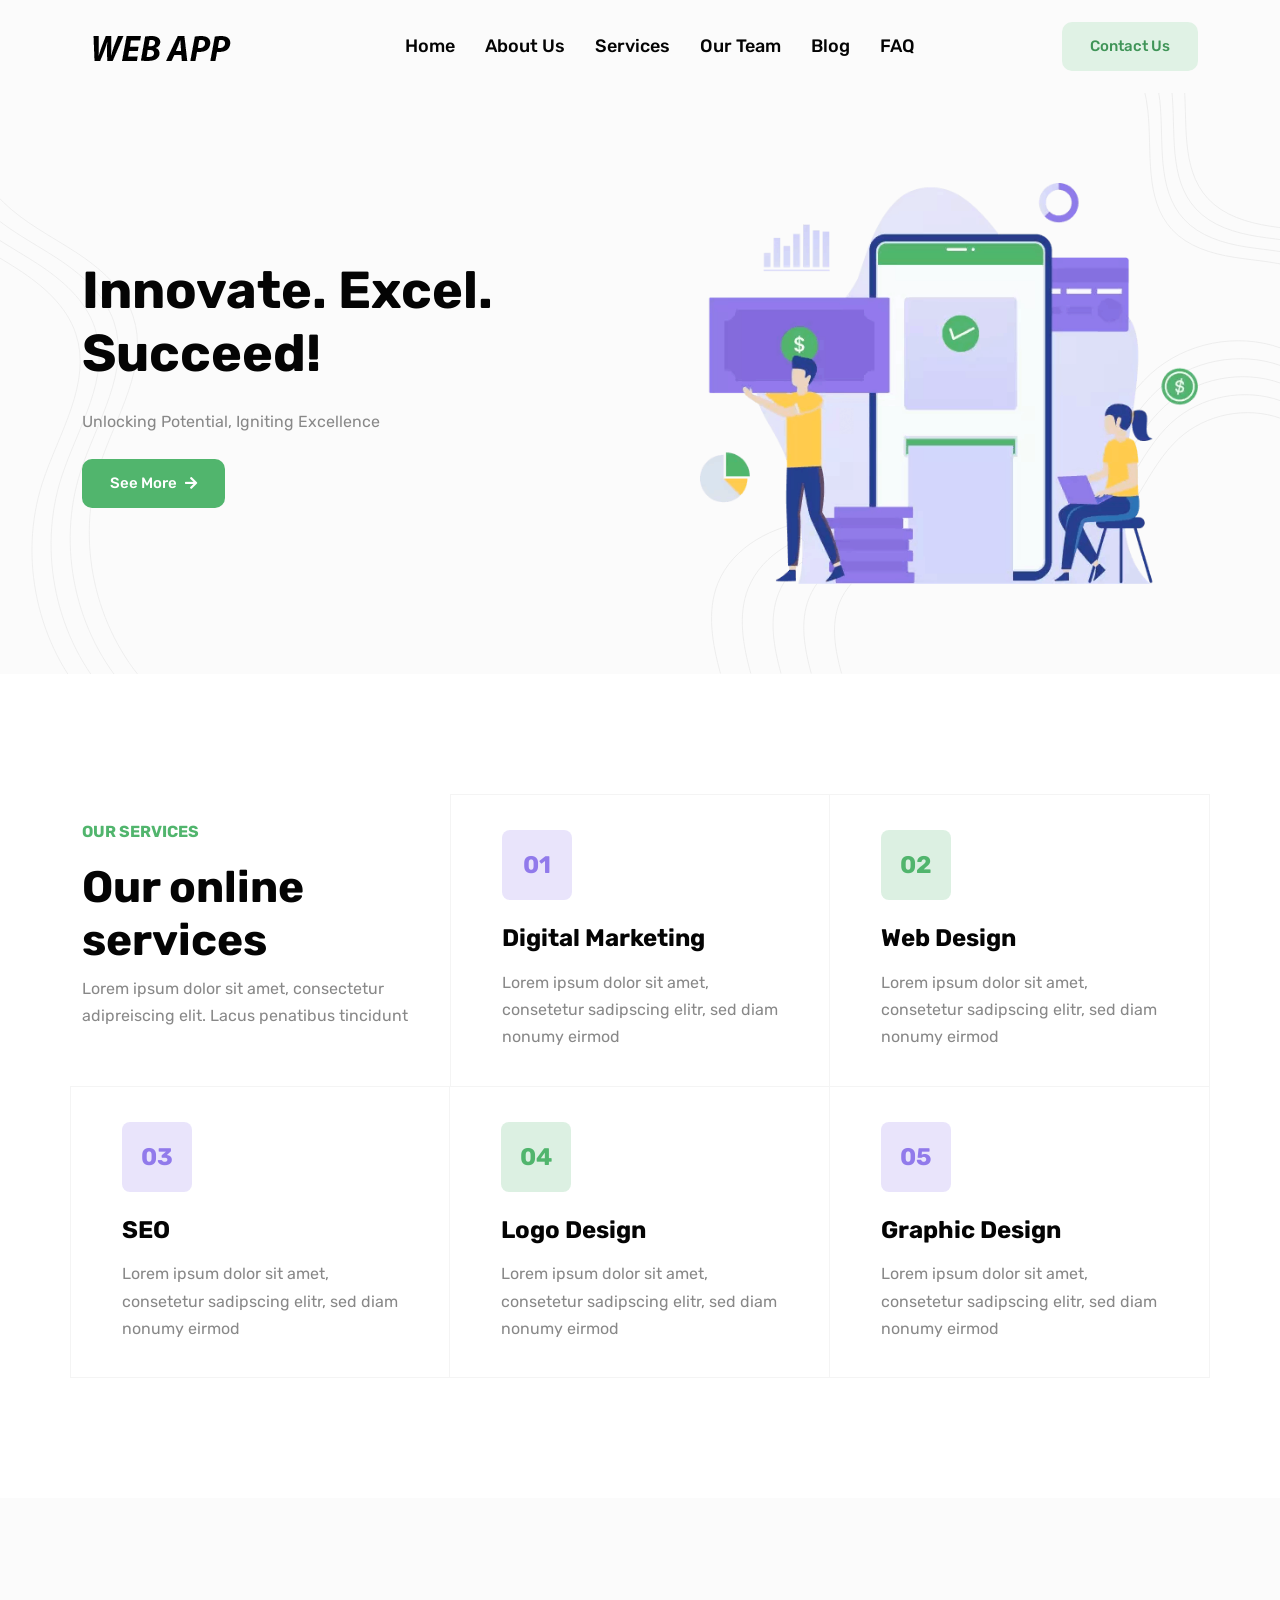
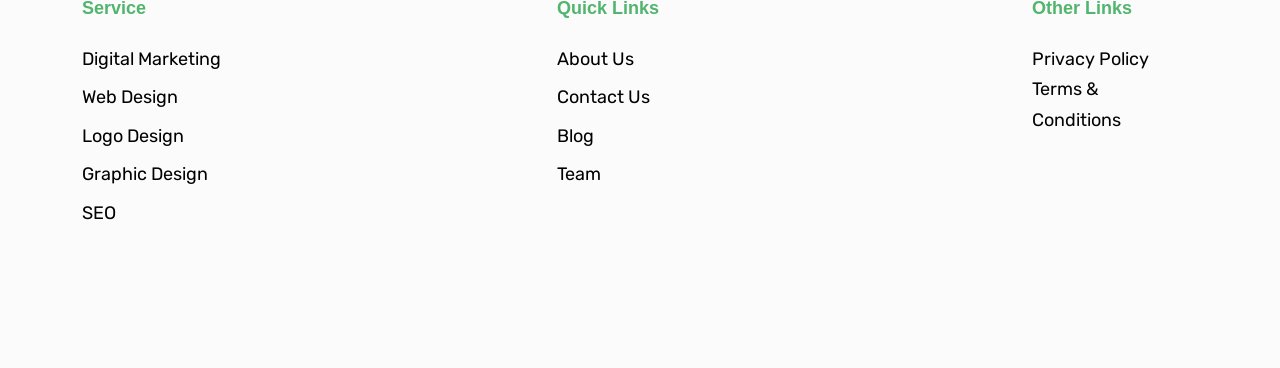
<file: pert3/template/index.html>
<!DOCTYPE html>

<html lang="en-us">

<head>
	<meta charset="utf-8">
	<title>Livewire and filament</title>
	<meta name="viewport" content="width=device-width, initial-scale=1, maximum-scale=5">
	<meta name="description" content="This is meta description">
	<meta name="author" content="Themefisher">
	<link rel="shortcut icon" href="images/favicon.png" type="image/x-icon">
	<link rel="icon" href="images/favicon.png" type="image/x-icon">

	<!-- # Google Fonts -->
	<link rel="preconnect" href="https://fonts.googleapis.com">
	<link rel="preconnect" href="https://fonts.gstatic.com" crossorigin>
	<link href="https://fonts.googleapis.com/css2?family=Rubik:wght@400;500;700&display=swap" rel="stylesheet">

	<!-- # CSS Plugins -->
	<link rel="stylesheet" href="plugins/slick/slick.css">
	<link rel="stylesheet" href="plugins/font-awesome/fontawesome.min.css">
	<link rel="stylesheet" href="plugins/font-awesome/brands.css">
	<link rel="stylesheet" href="plugins/font-awesome/solid.css">

	<!-- # Main Style Sheet -->
	<link rel="stylesheet" href="css/style.css">
</head>

<body>

<!-- navigation -->
<header class="navigation bg-tertiary">
	<nav class="navbar navbar-expand-xl navbar-light text-center py-3">
		<div class="container">
			<a class="navbar-brand" href="index.html">
				<img loading="prelaod" decoding="async" class="img-fluid" width="160" src="images/logo.png" alt="Wallet">
			</a>
			<button class="navbar-toggler" type="button" data-bs-toggle="collapse" data-bs-target="#navbarSupportedContent" aria-controls="navbarSupportedContent" aria-expanded="false" aria-label="Toggle navigation"> <span class="navbar-toggler-icon"></span>
			</button>
			<div class="collapse navbar-collapse" id="navbarSupportedContent">
				<ul class="navbar-nav m-auto mb-2 mb-lg-0">
					<li class="nav-item"> <a class="nav-link" href="index.html">Home</a></li>
					<li class="nav-item "> <a class="nav-link" href="about.html">About Us</a></li>
					<li class="nav-item "> <a class="nav-link" href="services.html">Services</a></li>
					<li class="nav-item "> <a class="nav-link" href="team.html">Our Team</a></li>
					<li class="nav-item "><a class="nav-link " href="blog.html">Blog</a></li>
					<li class="nav-item "><a class="nav-link " href="faq.html">FAQ</a></li>
				</ul>
				<a href="#!" class="btn btn-outline-primary">Contact Us</a>				
			</div>
		</div>
	</nav>
</header>
<!-- /navigation -->

<div class="modal applyLoanModal fade" id="applyLoan" tabindex="-1" aria-labelledby="applyLoanLabel" aria-hidden="true">
  <div class="modal-dialog modal-dialog-centered">
    <div class="modal-content">
      <div class="modal-header border-bottom-0">
        <h4 class="modal-title" id="exampleModalLabel">How much do you need?</h4>
        <button type="button" class="btn-close" data-bs-dismiss="modal" aria-label="Close"></button>
      </div>
      <div class="modal-body">
        <form action="#!" method="post">
          <div class="row">
            <div class="col-lg-6 mb-4 pb-2">
              <div class="form-group">
                <label for="loan_amount" class="form-label">Amount</label>
                <input type="number" class="form-control shadow-none" id="loan_amount" placeholder="ex: 25000">
              </div>
            </div>
            <div class="col-lg-6 mb-4 pb-2">
              <div class="form-group">
                <label for="loan_how_long_for" class="form-label">How long for?</label>
                <input type="number" class="form-control shadow-none" id="loan_how_long_for" placeholder="ex: 12">
              </div>
            </div>
            <div class="col-lg-12 mb-4 pb-2">
              <div class="form-group">
                <label for="loan_repayment" class="form-label">Repayment</label>
                <input type="number" class="form-control shadow-none" id="loan_repayment" disabled>
              </div>
            </div>
            <div class="col-lg-6 mb-4 pb-2">
              <div class="form-group">
                <label for="loan_full_name" class="form-label">Full Name</label>
                <input type="text" class="form-control shadow-none" id="loan_full_name">
              </div>
            </div>
            <div class="col-lg-6 mb-4 pb-2">
              <div class="form-group">
                <label for="loan_email_address" class="form-label">Email address</label>
                <input type="email" class="form-control shadow-none" id="loan_email_address">
              </div>
            </div>
            <div class="col-lg-12">
              <button type="submit" class="btn btn-primary w-100">Get Your Loan Now</button>
            </div>
          </div>
        </form>
      </div>
    </div>
  </div>
</div>

<section class="banner bg-tertiary position-relative overflow-hidden">
  <div class="container">
    <div class="row align-items-center justify-content-center">
      <div class="col-lg-6 mb-5 mb-lg-0">
        <div class="block text-center text-lg-start pe-0 pe-xl-5">
          <h1 class="text-capitalize mb-4">Innovate. Excel. Succeed!</h1>
          <p class="mb-4">Unlocking Potential, Igniting Excellence</p> <a type="button"
            class="btn btn-primary" href="#" data-bs-toggle="modal" data-bs-target="#applyLoan">See More<span style="font-size: 14px;" class="ms-2 fas fa-arrow-right"></span></a>
        </div>
      </div>
      <div class="col-lg-6">
        <div class="ps-lg-5 text-center">
          <img loading="lazy" decoding="async"
            src="images/about-us.png"
            alt="banner image" class="w-100">
        </div>
      </div>
    </div>
  </div>
  <div class="has-shapes">
    <svg class="shape shape-left text-light" viewBox="0 0 192 752" fill="none" xmlns="http://www.w3.org/2000/svg">
      <path
        d="M-30.883 0C-41.3436 36.4248 -22.7145 75.8085 4.29154 102.398C31.2976 128.987 65.8677 146.199 97.6457 166.87C129.424 187.542 160.139 213.902 172.162 249.847C193.542 313.799 149.886 378.897 129.069 443.036C97.5623 540.079 122.109 653.229 191 728.495"
        stroke="currentColor" stroke-miterlimit="10" />
      <path
        d="M-55.5959 7.52271C-66.0565 43.9475 -47.4274 83.3312 -20.4214 109.92C6.58466 136.51 41.1549 153.722 72.9328 174.393C104.711 195.064 135.426 221.425 147.449 257.37C168.829 321.322 125.174 386.42 104.356 450.559C72.8494 547.601 97.3965 660.752 166.287 736.018"
        stroke="currentColor" stroke-miterlimit="10" />
      <path
        d="M-80.3302 15.0449C-90.7909 51.4697 -72.1617 90.8535 -45.1557 117.443C-18.1497 144.032 16.4205 161.244 48.1984 181.915C79.9763 202.587 110.691 228.947 122.715 264.892C144.095 328.844 100.439 393.942 79.622 458.081C48.115 555.123 72.6622 668.274 141.552 743.54"
        stroke="currentColor" stroke-miterlimit="10" />
      <path
        d="M-105.045 22.5676C-115.506 58.9924 -96.8766 98.3762 -69.8706 124.965C-42.8646 151.555 -8.29436 168.767 23.4835 189.438C55.2615 210.109 85.9766 236.469 98.0001 272.415C119.38 336.367 75.7243 401.464 54.9072 465.604C23.4002 562.646 47.9473 675.796 116.838 751.063"
        stroke="currentColor" stroke-miterlimit="10" />
    </svg>
    <svg class="shape shape-right text-light" viewBox="0 0 731 746" fill="none" xmlns="http://www.w3.org/2000/svg">
      <path
        d="M12.1794 745.14C1.80036 707.275 -5.75764 666.015 8.73984 629.537C27.748 581.745 80.4729 554.968 131.538 548.843C182.604 542.703 234.032 552.841 285.323 556.748C336.615 560.64 391.543 557.276 433.828 527.964C492.452 487.323 511.701 408.123 564.607 360.255C608.718 320.353 675.307 307.183 731.29 327.323"
        stroke="currentColor" stroke-miterlimit="10" />
      <path
        d="M51.0253 745.14C41.2045 709.326 34.0538 670.284 47.7668 635.783C65.7491 590.571 115.623 565.242 163.928 559.449C212.248 553.641 260.884 563.235 309.4 566.931C357.916 570.627 409.887 567.429 449.879 539.701C505.35 501.247 523.543 426.331 573.598 381.059C615.326 343.314 678.324 330.853 731.275 349.906"
        stroke="currentColor" stroke-miterlimit="10" />
      <path
        d="M89.8715 745.14C80.6239 711.363 73.8654 674.568 86.8091 642.028C103.766 599.396 150.788 575.515 196.347 570.054C241.906 564.578 287.767 573.629 333.523 577.099C379.278 580.584 428.277 577.567 465.976 551.423C518.279 515.172 535.431 444.525 582.62 401.832C621.964 366.229 681.356 354.493 731.291 372.46"
        stroke="currentColor" stroke-miterlimit="10" />
      <path
        d="M128.718 745.14C120.029 713.414 113.678 678.838 125.837 648.274C141.768 608.221 185.939 585.788 228.737 580.659C271.536 575.515 314.621 584.008 357.6 587.282C400.58 590.556 446.607 587.719 482.028 563.16C531.163 529.111 547.275 462.733 591.612 422.635C628.572 389.19 684.375 378.162 731.276 395.043"
        stroke="currentColor" stroke-miterlimit="10" />
      <path
        d="M167.564 745.14C159.432 715.451 153.504 683.107 164.863 654.519C179.753 617.046 221.088 596.062 261.126 591.265C301.164 586.452 341.473 594.402 381.677 597.465C421.88 600.527 464.95 597.872 498.094 574.896C544.061 543.035 559.146 480.942 600.617 443.423C635.194 412.135 687.406 401.817 731.276 417.612"
        stroke="currentColor" stroke-miterlimit="10" />
      <path
        d="M817.266 289.466C813.108 259.989 787.151 237.697 759.261 227.271C731.372 216.846 701.077 215.553 671.666 210.904C642.254 206.24 611.795 197.156 591.664 175.224C555.853 136.189 566.345 75.5336 560.763 22.8649C552.302 -56.8256 498.487 -130.133 425 -162.081"
        stroke="currentColor" stroke-miterlimit="10" />
      <path
        d="M832.584 276.159C828.427 246.683 802.469 224.391 774.58 213.965C746.69 203.539 716.395 202.246 686.984 197.598C657.573 192.934 627.114 183.85 606.982 161.918C571.172 122.883 581.663 62.2275 576.082 9.55873C567.62 -70.1318 513.806 -143.439 440.318 -175.387"
        stroke="currentColor" stroke-miterlimit="10" />
      <path
        d="M847.904 262.853C843.747 233.376 817.789 211.084 789.9 200.659C762.011 190.233 731.716 188.94 702.304 184.292C672.893 179.627 642.434 170.544 622.303 148.612C586.492 109.577 596.983 48.9211 591.402 -3.74766C582.94 -83.4382 529.126 -156.746 455.638 -188.694"
        stroke="currentColor" stroke-miterlimit="10" />
      <path
        d="M863.24 249.547C859.083 220.07 833.125 197.778 805.236 187.353C777.347 176.927 747.051 175.634 717.64 170.986C688.229 166.321 657.77 157.237 637.639 135.306C601.828 96.2707 612.319 35.6149 606.738 -17.0538C598.276 -96.7443 544.462 -170.052 470.974 -202"
        stroke="currentColor" stroke-miterlimit="10" />
    </svg>
  </div>
</section>

<section class="section">
  <div class="container">
    <div class="row">
      <div class="col-lg-4 col-md-6">
        <div class="section-title pt-4">
          <p class="text-primary text-uppercase fw-bold mb-3">Our Services</p>
          <h1>Our online services</h1>
          <p>Lorem ipsum dolor sit amet, consectetur adipreiscing elit. Lacus penatibus tincidunt</p>
        </div>
      </div>
      <div class="col-lg-4 col-md-6 service-item">
        <a class="text-black" href="service-details.html">
          <div class="block"> <span class="colored-box text-center h3 mb-4">01</span>
            <h3 class="mb-3 service-title">Digital Marketing</h3>
            <p class="mb-0 service-description">Lorem ipsum dolor sit amet, consetetur sadipscing elitr, sed diam nonumy
              eirmod</p>
          </div>
        </a>
      </div>
      <div class="col-lg-4 col-md-6 service-item">
        <a class="text-black" href="service-details.html">
          <div class="block"> <span class="colored-box text-center h3 mb-4">02</span>
            <h3 class="mb-3 service-title">Web Design</h3>
            <p class="mb-0 service-description">Lorem ipsum dolor sit amet, consetetur sadipscing elitr, sed diam nonumy
              eirmod</p>
          </div>
        </a>
      </div>
      <div class="col-lg-4 col-md-6 service-item">
        <a class="text-black" href="service-details.html">
          <div class="block"> <span class="colored-box text-center h3 mb-4">03</span>
            <h3 class="mb-3 service-title">SEO</h3>
            <p class="mb-0 service-description">Lorem ipsum dolor sit amet, consetetur sadipscing elitr, sed diam nonumy
              eirmod</p>
          </div>
        </a>
      </div>
      <div class="col-lg-4 col-md-6 service-item">
        <a class="text-black" href="service-details.html">
          <div class="block"> <span class="colored-box text-center h3 mb-4">04</span>
            <h3 class="mb-3 service-title">Logo Design</h3>
            <p class="mb-0 service-description">Lorem ipsum dolor sit amet, consetetur sadipscing elitr, sed diam nonumy
              eirmod</p>
          </div>
        </a>
      </div>
      <div class="col-lg-4 col-md-6 service-item">
        <a class="text-black" href="service-details.html">
          <div class="block"> <span class="colored-box text-center h3 mb-4">05</span>
            <h3 class="mb-3 service-title">Graphic Design</h3>
            <p class="mb-0 service-description">Lorem ipsum dolor sit amet, consetetur sadipscing elitr, sed diam nonumy
              eirmod</p>
          </div>
        </a>
      </div>
    </div>
  </div>
</section>




<footer class="section-sm bg-tertiary">
	<div class="container">
		<div class="row justify-content-between">
			<div class="col-lg-2 col-md-4 col-6 mb-4">
				<div class="footer-widget">
					<h5 class="mb-4 text-primary font-secondary">Service</h5>
					<ul class="list-unstyled">
						<li class="mb-2"><a href="service-details.html">Digital Marketing</a>
						</li>
						<li class="mb-2"><a href="service-details.html">Web Design</a>
						</li>
						<li class="mb-2"><a href="service-details.html">Logo Design</a>
						</li>
						<li class="mb-2"><a href="service-details.html">Graphic Design</a>
						</li>
						<li class="mb-2"><a href="service-details.html">SEO</a>
						</li>
					</ul>
				</div>
			</div>
			<div class="col-lg-2 col-md-4 col-6 mb-4">
				<div class="footer-widget">
					<h5 class="mb-4 text-primary font-secondary">Quick Links</h5>
					<ul class="list-unstyled">
						<li class="mb-2"><a href="#!">About Us</a>
						</li>
						<li class="mb-2"><a href="#!">Contact Us</a>
						</li>
						<li class="mb-2"><a href="#!">Blog</a>
						</li>
						<li class="mb-2"><a href="#!">Team</a>
						</li>
					</ul>
				</div>
			</div>
			<div class="col-lg-2 col-md-4 col-6 mb-4">
				<div class="footer-widget">
					<h5 class="mb-4 text-primary font-secondary">Other Links</h5>
					<ul class="list-unstyled">
						<li class="list-inline-item me-4"><a class="text-black" href="privacy-policy.html">Privacy Policy</a>
                        </li>
						<li class="list-inline-item me-4"><a class="text-black" href="terms.html">Terms &amp; Conditions</a>
                        </li>
					</ul>
				</div>
			</div>			
		</div>
		
	</div>
</footer>

<!-- # JS Plugins -->
<script src="plugins/jquery/jquery.min.js"></script>
<script src="plugins/bootstrap/bootstrap.min.js"></script>

<!-- Main Script -->
<script src="js/script.js"></script>

</body>
</html>
</file>
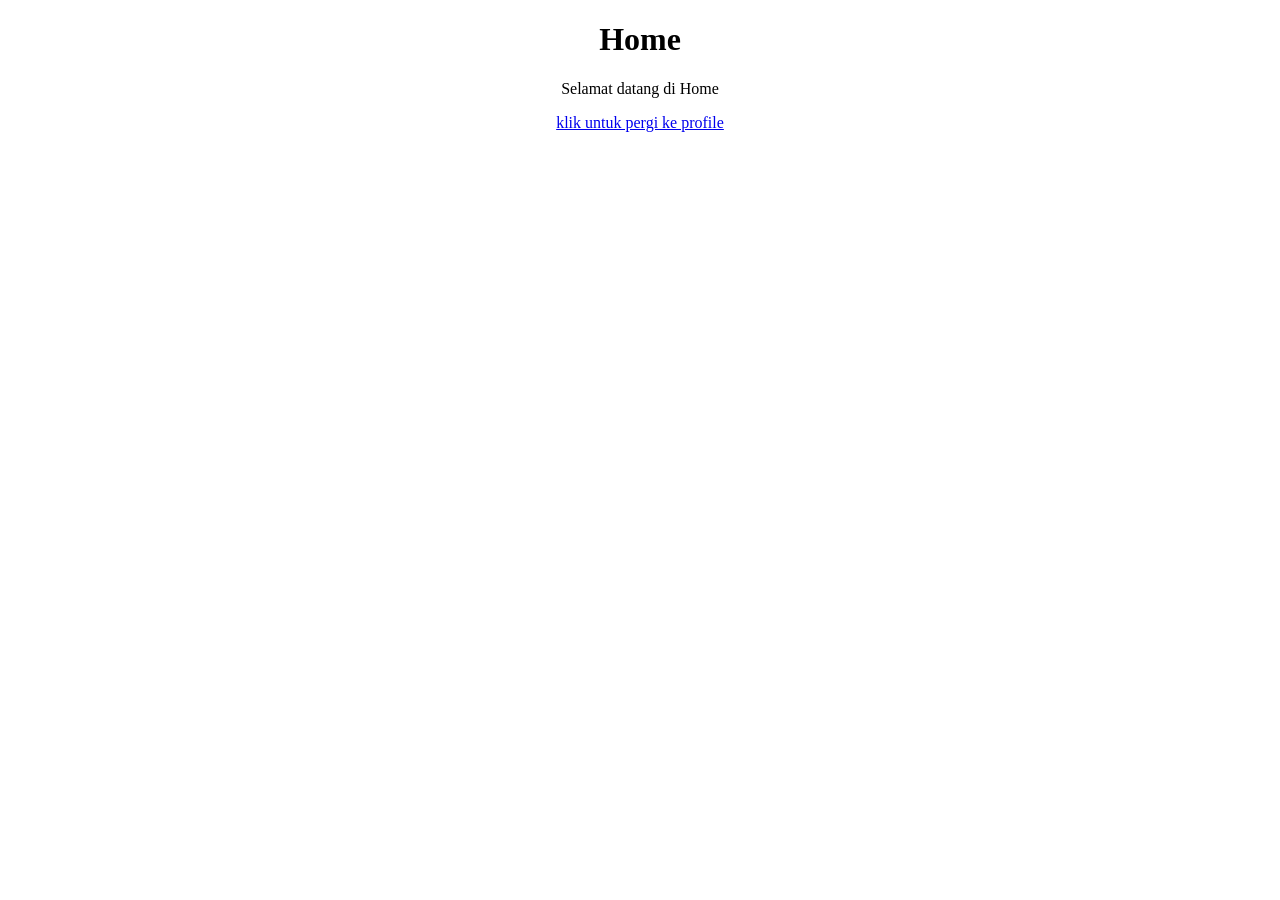
<file: pert1/coding/latihan/index.html>
<!DOCTYPE html>
<html lang="en">
<head>
    <meta charset="UTF-8">
    <meta name="viewport" content="width=device-width, initial-scale=1.0">
    <title>Home</title>
</head>
<body>
    <h1 style="text-align: center;">Home</h1>
    <p style="text-align: center;">Selamat datang di Home</p>
    <a href="profile.html" style="display: block; text-align: center;">klik untuk pergi ke profile</a>
</body>
</html>
</file>
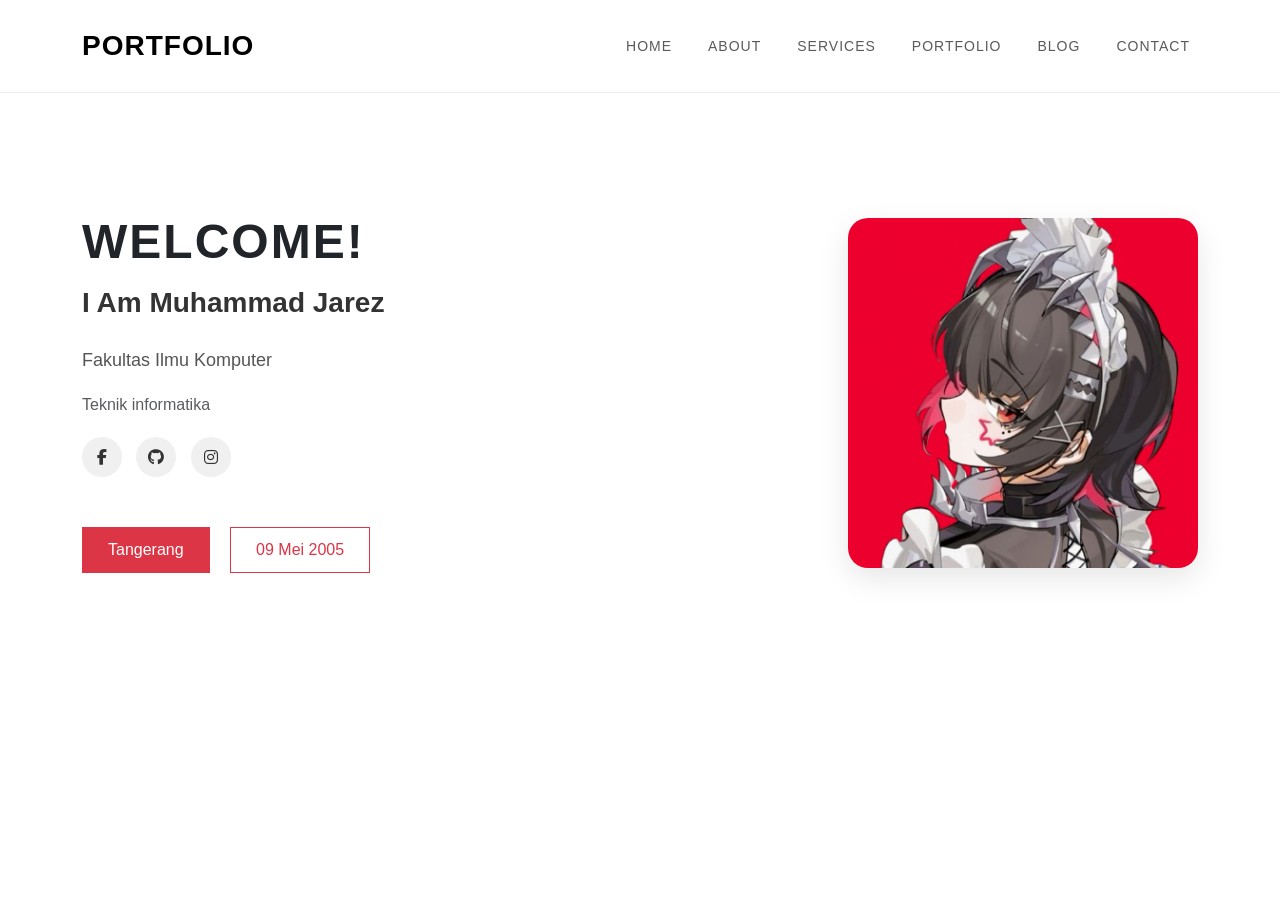
<file: pert2/coding/latihan/index.html>
<!DOCTYPE html>
<html lang="en">
<head>
    <meta charset="UTF-8">
    <meta name="viewport" content="width=device-width, initial-scale=1.0">
    <title>Latihan Bootstrap</title>
    <!-- Bootstrap CSS -->
    <link href="https://cdn.jsdelivr.net/npm/bootstrap@5.3.0/dist/css/bootstrap.min.css" rel="stylesheet">
    <!-- Font Awesome for social icons -->
    <link rel="stylesheet" href="https://cdnjs.cloudflare.com/ajax/libs/font-awesome/6.4.0/css/all.min.css">
    <style>
        /* Custom styles */
        body {
            font-family: 'Arial', sans-serif;
        }
        .navbar {
            padding: 20px 0;
            border-bottom: 1px solid #eee;
        }
        .navbar-brand {
            font-size: 28px;
            font-weight: 700;
            letter-spacing: 1px;
        }
        .nav-link {
            font-weight: 500;
            margin-left: 20px;
            text-transform: uppercase;
            font-size: 14px;
            letter-spacing: 1px;
        }
        .hero-section {
            padding: 120px 0;
            background-color: #ffffff;
        }
        .hero-title {
            font-size: 48px;
            font-weight: 700;
            margin-bottom: 15px;
            letter-spacing: 2px;
        }
        .hero-subtitle {
            font-size: 28px;
            margin-bottom: 25px;
            color: #333;
            font-weight: 600;
        }
        .hero-description {
            font-size: 18px;
            color: #555;
            line-height: 1.8;
        }
        .profile-img-container {
            text-align: right;
        }
        .profile-img {
            width: 350px;
            height: 350px;
            object-fit: cover;
            border-radius: 20px;
            box-shadow: 0 10px 30px rgba(0,0,0,0.1);
        }
        .profile-detail {
            color: #666;
            margin-bottom: 5px;
            font-size: 18px;
        }
        .profile-btn {
            margin-top: 20px;
            padding: 10px 25px;
            font-weight: 500;
            border-radius: 50px;
        }
        .social-icons {
            margin: 20px 0 30px;
        }
        .social-icon {
            display: inline-flex;
            align-items: center;
            justify-content: center;
            width: 40px;
            height: 40px;
            border-radius: 50%;
            background-color: #f0f0f0;
            color: #333;
            margin-right: 10px;
            transition: all 0.3s ease;
            text-decoration: none;
        }
        .social-icon:hover {
            background-color: #dc3545;
            color: white;
            transform: translateY(-3px);
        }
        .nav-hover:hover {
            color: red !important;
        }
        @media (max-width: 992px) {
            .hero-section {
                padding: 80px 0 40px;
            }
            .profile-img {
                width: 250px;
                height: 250px;
                margin-top: 40px;
            }
            .hero-title {
                font-size: 36px;
            }
            .hero-subtitle {
                font-size: 24px;
            }
        }
    </style>
</head>
<body>
    <!-- Navigation -->
    <nav class="navbar navbar-expand-lg navbar-light bg-white sticky-top">
        <div class="container">
            <a class="navbar-brand" href="#">PORTFOLIO</a>
            <button class="navbar-toggler" type="button" data-bs-toggle="collapse" data-bs-target="#navbarNav">
                <span class="navbar-toggler-icon"></span>
            </button>
            <div class="collapse navbar-collapse" id="navbarNav">
                <ul class="navbar-nav ms-auto">
                    <li class="nav-item">
                        <a class="nav-link nav-hover" href="#">HOME</a>
                    </li>
                    <li class="nav-item">
                        <a class="nav-link nav-hover" href="#">ABOUT</a>
                    </li>
                    <li class="nav-item">
                        <a class="nav-link nav-hover" href="#">SERVICES</a>
                    </li>
                    <li class="nav-item">
                        <a class="nav-link nav-hover" href="#">PORTFOLIO</a>
                    </li>
                    <li class="nav-item">
                        <a class="nav-link nav-hover" href="#">BLOG</a>
                    </li>
                    <li class="nav-item">
                        <a class="nav-link nav-hover" href="#">CONTACT</a>
                    </li>
                </ul>
            </div>
        </div>
    </nav>

    <!-- Hero Section with Profile Image -->
    <section class="hero-section">
        <div class="container">
            <div class="row align-items-center">
                <div class="col-lg-6">
                    <h1 class="hero-title">WELCOME!</h1>
                    <h2 class="hero-subtitle">I Am Muhammad Jarez</h2>
                    <p class="hero-description">Fakultas Ilmu Komputer</p>
                    <p class="text-muted mb-2">Teknik informatika</p>
                    
                    <!-- Social Media Icons -->
                    <div class="social-icons">
                        <a href="https://facebook.com/Muhammad.Jarez" class="social-icon"><i class="fab fa-facebook-f"></i></a>
                        <a href="https://github.com/Moocchi" class="social-icon"><i class="fab fa-github"></i></a>
                        <a href="https://Instagram.com/jarez09" class="social-icon"><i class="fab fa-instagram"></i></a>
                    </div>
                    
                    <div class="mt-4">
                        <button type="button" class="btn btn-danger profile-btn" style="border-radius: 0;">Tangerang</button>
                        <button type="button" class="btn btn-outline-danger profile-btn ms-3" style="border-radius: 0;">09 Mei 2005</button>
                    </div>
                </div>
                <div class="col-lg-6 profile-img-container">
                    <img src="./assets/Phone theme.jpg" alt="Profile Picture" class="profile-img">
                </div>
            </div>
        </div>
    </section>

    <!-- Bootstrap JS Bundle with Popper -->
    <script src="https://cdn.jsdelivr.net/npm/bootstrap@5.3.0/dist/js/bootstrap.bundle.min.js"></script>
</body>
</html>
</file>
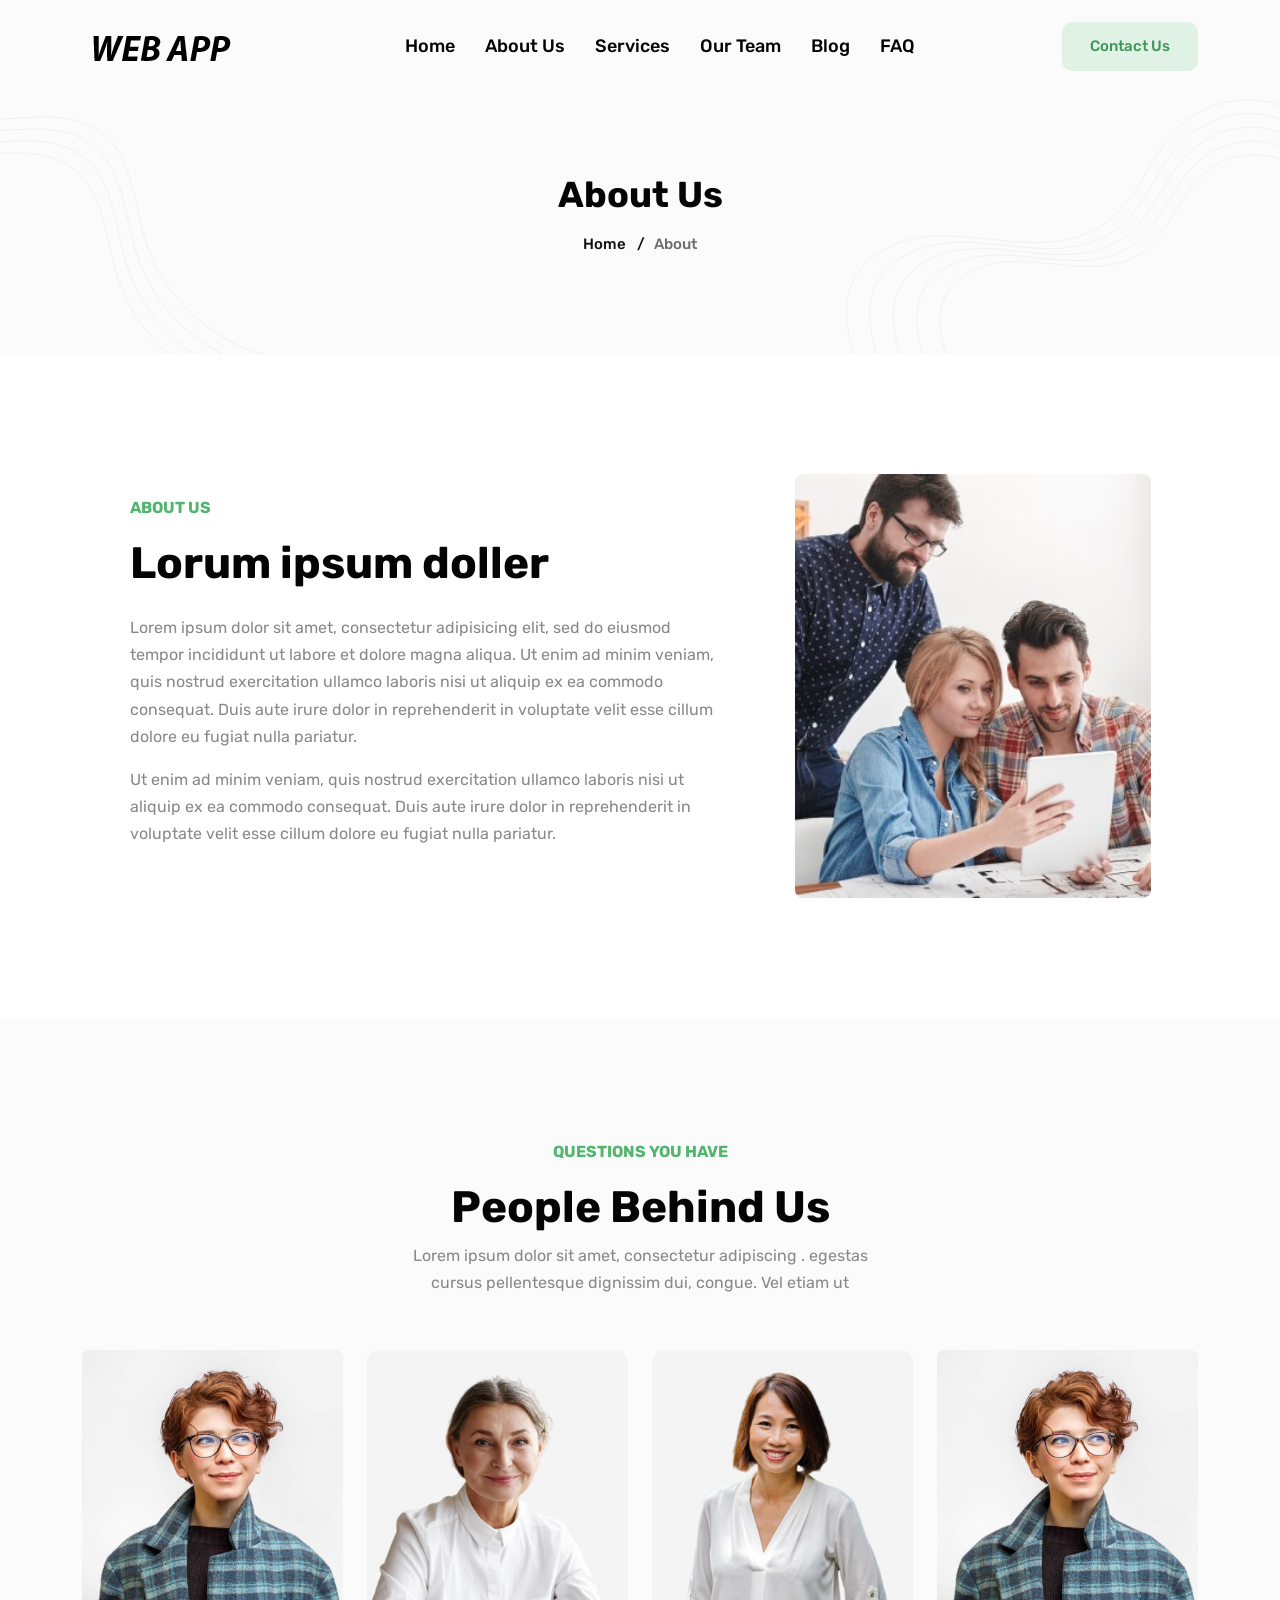
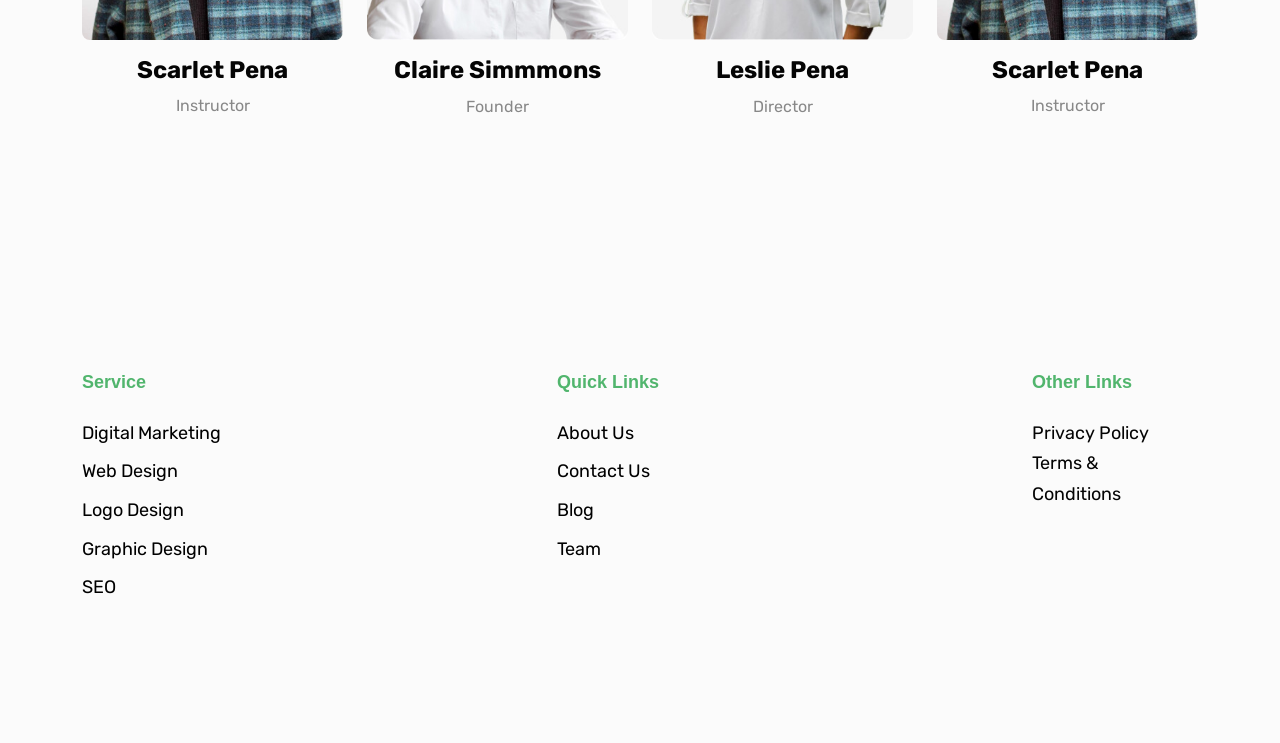
<file: pert3/template/about.html>
<!DOCTYPE html>

<html lang="en-us">

<head>
	<meta charset="utf-8">
	<title>Livewire and filament</title>
	<meta name="viewport" content="width=device-width, initial-scale=1, maximum-scale=5">
	<meta name="description" content="This is meta description">
	<meta name="author" content="Themefisher">
	<link rel="shortcut icon" href="images/favicon.png" type="image/x-icon">
	<link rel="icon" href="images/favicon.png" type="image/x-icon">

	<!-- # Google Fonts -->
	<link rel="preconnect" href="https://fonts.googleapis.com">
	<link rel="preconnect" href="https://fonts.gstatic.com" crossorigin>
	<link href="https://fonts.googleapis.com/css2?family=Rubik:wght@400;500;700&display=swap" rel="stylesheet">

	<!-- # CSS Plugins -->
	<link rel="stylesheet" href="plugins/slick/slick.css">
	<link rel="stylesheet" href="plugins/font-awesome/fontawesome.min.css">
	<link rel="stylesheet" href="plugins/font-awesome/brands.css">
	<link rel="stylesheet" href="plugins/font-awesome/solid.css">

	<!-- # Main Style Sheet -->
	<link rel="stylesheet" href="css/style.css">
</head>

<body>

<!-- navigation -->
<header class="navigation bg-tertiary">
	<nav class="navbar navbar-expand-xl navbar-light text-center py-3">
		<div class="container">
			<a class="navbar-brand" href="index.html">
				<img loading="prelaod" decoding="async" class="img-fluid" width="160" src="images/logo.png" alt="Wallet">
			</a>
			<button class="navbar-toggler" type="button" data-bs-toggle="collapse" data-bs-target="#navbarSupportedContent" aria-controls="navbarSupportedContent" aria-expanded="false" aria-label="Toggle navigation"> <span class="navbar-toggler-icon"></span>
			</button>
			<div class="collapse navbar-collapse" id="navbarSupportedContent">
				<ul class="navbar-nav m-auto mb-2 mb-lg-0">
					<li class="nav-item"> <a class="nav-link" href="index.html">Home</a></li>
					<li class="nav-item "> <a class="nav-link" href="about.html">About Us</a></li>
					<li class="nav-item "> <a class="nav-link" href="services.html">Services</a></li>
					<li class="nav-item "> <a class="nav-link" href="team.html">Our Team</a></li>
					<li class="nav-item "><a class="nav-link " href="blog.html">Blog</a></li>
					<li class="nav-item "><a class="nav-link " href="faq.html">FAQ</a></li>
				</ul>
				<a href="#!" class="btn btn-outline-primary">Contact Us</a>				
			</div>
		</div>
	</nav>
</header>
<!-- /navigation -->



<section class="page-header bg-tertiary">
	<div class="container">
		<div class="row">
			<div class="col-8 mx-auto text-center">
				<h2 class="mb-3 text-capitalize">About Us</h2>
				<ul class="list-inline breadcrumbs text-capitalize" style="font-weight:500">
					<li class="list-inline-item"><a href="index.html">Home</a>
					</li>
					<li class="list-inline-item">/ &nbsp; <a href="about.html">About</a>
					</li>
				</ul>
			</div>
		</div>
	</div>
	<div class="has-shapes">
		<svg class="shape shape-left text-light" viewBox="0 0 192 752" fill="none" xmlns="http://www.w3.org/2000/svg">
			<path d="M-30.883 0C-41.3436 36.4248 -22.7145 75.8085 4.29154 102.398C31.2976 128.987 65.8677 146.199 97.6457 166.87C129.424 187.542 160.139 213.902 172.162 249.847C193.542 313.799 149.886 378.897 129.069 443.036C97.5623 540.079 122.109 653.229 191 728.495" stroke="currentColor" stroke-miterlimit="10" />
			<path d="M-55.5959 7.52271C-66.0565 43.9475 -47.4274 83.3312 -20.4214 109.92C6.58466 136.51 41.1549 153.722 72.9328 174.393C104.711 195.064 135.426 221.425 147.449 257.37C168.829 321.322 125.174 386.42 104.356 450.559C72.8494 547.601 97.3965 660.752 166.287 736.018" stroke="currentColor" stroke-miterlimit="10" />
			<path d="M-80.3302 15.0449C-90.7909 51.4697 -72.1617 90.8535 -45.1557 117.443C-18.1497 144.032 16.4205 161.244 48.1984 181.915C79.9763 202.587 110.691 228.947 122.715 264.892C144.095 328.844 100.439 393.942 79.622 458.081C48.115 555.123 72.6622 668.274 141.552 743.54" stroke="currentColor" stroke-miterlimit="10" />
			<path d="M-105.045 22.5676C-115.506 58.9924 -96.8766 98.3762 -69.8706 124.965C-42.8646 151.555 -8.29436 168.767 23.4835 189.438C55.2615 210.109 85.9766 236.469 98.0001 272.415C119.38 336.367 75.7243 401.464 54.9072 465.604C23.4002 562.646 47.9473 675.796 116.838 751.063" stroke="currentColor" stroke-miterlimit="10" />
		</svg>
		<svg class="shape shape-right text-light" viewBox="0 0 731 746" fill="none" xmlns="http://www.w3.org/2000/svg">
			<path d="M12.1794 745.14C1.80036 707.275 -5.75764 666.015 8.73984 629.537C27.748 581.745 80.4729 554.968 131.538 548.843C182.604 542.703 234.032 552.841 285.323 556.748C336.615 560.64 391.543 557.276 433.828 527.964C492.452 487.323 511.701 408.123 564.607 360.255C608.718 320.353 675.307 307.183 731.29 327.323" stroke="currentColor" stroke-miterlimit="10" />
			<path d="M51.0253 745.14C41.2045 709.326 34.0538 670.284 47.7668 635.783C65.7491 590.571 115.623 565.242 163.928 559.449C212.248 553.641 260.884 563.235 309.4 566.931C357.916 570.627 409.887 567.429 449.879 539.701C505.35 501.247 523.543 426.331 573.598 381.059C615.326 343.314 678.324 330.853 731.275 349.906" stroke="currentColor" stroke-miterlimit="10" />
			<path d="M89.8715 745.14C80.6239 711.363 73.8654 674.568 86.8091 642.028C103.766 599.396 150.788 575.515 196.347 570.054C241.906 564.578 287.767 573.629 333.523 577.099C379.278 580.584 428.277 577.567 465.976 551.423C518.279 515.172 535.431 444.525 582.62 401.832C621.964 366.229 681.356 354.493 731.291 372.46" stroke="currentColor" stroke-miterlimit="10" />
			<path d="M128.718 745.14C120.029 713.414 113.678 678.838 125.837 648.274C141.768 608.221 185.939 585.788 228.737 580.659C271.536 575.515 314.621 584.008 357.6 587.282C400.58 590.556 446.607 587.719 482.028 563.16C531.163 529.111 547.275 462.733 591.612 422.635C628.572 389.19 684.375 378.162 731.276 395.043" stroke="currentColor" stroke-miterlimit="10" />
			<path d="M167.564 745.14C159.432 715.451 153.504 683.107 164.863 654.519C179.753 617.046 221.088 596.062 261.126 591.265C301.164 586.452 341.473 594.402 381.677 597.465C421.88 600.527 464.95 597.872 498.094 574.896C544.061 543.035 559.146 480.942 600.617 443.423C635.194 412.135 687.406 401.817 731.276 417.612" stroke="currentColor" stroke-miterlimit="10" />
			<path d="M817.266 289.466C813.108 259.989 787.151 237.697 759.261 227.271C731.372 216.846 701.077 215.553 671.666 210.904C642.254 206.24 611.795 197.156 591.664 175.224C555.853 136.189 566.345 75.5336 560.763 22.8649C552.302 -56.8256 498.487 -130.133 425 -162.081" stroke="currentColor" stroke-miterlimit="10" />
			<path d="M832.584 276.159C828.427 246.683 802.469 224.391 774.58 213.965C746.69 203.539 716.395 202.246 686.984 197.598C657.573 192.934 627.114 183.85 606.982 161.918C571.172 122.883 581.663 62.2275 576.082 9.55873C567.62 -70.1318 513.806 -143.439 440.318 -175.387" stroke="currentColor" stroke-miterlimit="10" />
			<path d="M847.904 262.853C843.747 233.376 817.789 211.084 789.9 200.659C762.011 190.233 731.716 188.94 702.304 184.292C672.893 179.627 642.434 170.544 622.303 148.612C586.492 109.577 596.983 48.9211 591.402 -3.74766C582.94 -83.4382 529.126 -156.746 455.638 -188.694" stroke="currentColor" stroke-miterlimit="10" />
			<path d="M863.24 249.547C859.083 220.07 833.125 197.778 805.236 187.353C777.347 176.927 747.051 175.634 717.64 170.986C688.229 166.321 657.77 157.237 637.639 135.306C601.828 96.2707 612.319 35.6149 606.738 -17.0538C598.276 -96.7443 544.462 -170.052 470.974 -202" stroke="currentColor" stroke-miterlimit="10" />
		</svg>
	</div>
</section>

<section class="section">
	<div class="container">
		<div class="row justify-content-center align-items-center">
			<div class="col-lg-7">
				<div class="section-title">
					<p class="text-primary text-uppercase fw-bold mb-3">About Us</p>
					<h2 class="h1 mb-4">Lorum ipsum doller</h2>
					<div class="content pe-0 pe-lg-5">
						<p>Lorem ipsum dolor sit amet, consectetur adipisicing elit, sed do eiusmod tempor incididunt ut labore et dolore magna aliqua. Ut enim ad minim veniam, quis nostrud exercitation ullamco laboris nisi ut aliquip ex ea commodo consequat. Duis aute irure dolor in reprehenderit in voluptate velit esse cillum dolore eu fugiat nulla pariatur.</p>
						<p>Ut enim ad minim veniam, quis nostrud exercitation ullamco laboris nisi ut aliquip ex ea commodo consequat. Duis aute irure dolor in reprehenderit in voluptate velit esse cillum dolore eu fugiat nulla pariatur.</p>
					</div>
				</div>
			</div>
			<div class="col-lg-4 mt-5 mt-lg-0">
				<img loading="lazy" decoding="async" src="images/about/about-11.jpg" alt="Business Loans &lt;br&gt; For Daily Expenses" class="rounded w-100">
			</div>
		</div>
	</div>
</section>





<section class="section teams bg-tertiary">
	<div class="container">
		<div class="row justify-content-center">
			<div class="col-12">
				<div class="section-title text-center">
					<p class="text-primary text-uppercase fw-bold mb-3">Questions You Have</p>
					<h1>People Behind Us</h1>
					<p class="mb-0">Lorem ipsum dolor sit amet, consectetur adipiscing . egestas
						<br>cursus pellentesque dignissim dui, congue. Vel etiam ut</p>
				</div>
			</div>
		</div>
		<div class="row position-relative">
			<div class="col-xl-3 col-lg-4 col-md-6 mt-4">
				<div class="card bg-transparent border-0 text-center">
					<div class="card-img">
						<img loading="lazy" decoding="async" src="images/about/team-1.jpg" alt="Scarlet Pena" class="rounded w-100" width="300" height="332">
						<ul class="card-social list-inline">
							<li class="list-inline-item"><a class="facebook" href="#"><i class="fab fa-facebook"></i></a>
							</li>
							<li class="list-inline-item"><a class="twitter" href="#"><i class="fab fa-twitter"></i></a>
							</li>
							<li class="list-inline-item"><a class="instagram" href="#"><i class="fab fa-instagram"></i></a>
							</li>
						</ul>
					</div>
					<div class="card-body">
						<h3>Scarlet Pena</h3>
						<p>Instructor</p>
					</div>
				</div>
			</div>
			<div class="col-xl-3 col-lg-4 col-md-6 mt-4">
				<div class="card bg-transparent border-0 text-center">
					<div class="card-img">
						<img loading="lazy" decoding="async" src="images/about/team-2.jpg" alt="Claire Simmmons" class="rounded w-100" width="300" height="333">
						<ul class="card-social list-inline">
							<li class="list-inline-item"><a class="facebook" href="#"><i class="fab fa-facebook"></i></a>
							</li>
							<li class="list-inline-item"><a class="twitter" href="#"><i class="fab fa-twitter"></i></a>
							</li>
							<li class="list-inline-item"><a class="instagram" href="#"><i class="fab fa-instagram"></i></a>
							</li>
						</ul>
					</div>
					<div class="card-body">
						<h3>Claire Simmmons</h3>
						<p>Founder</p>
					</div>
				</div>
			</div>
			<div class="col-xl-3 col-lg-4 col-md-6 mt-4">
				<div class="card bg-transparent border-0 text-center">
					<div class="card-img">
						<img loading="lazy" decoding="async" src="images/about/team-3.jpg" alt="Leslie Pena" class="rounded w-100" width="300" height="333">
						<ul class="card-social list-inline">
							<li class="list-inline-item"><a class="facebook" href="#"><i class="fab fa-facebook"></i></a>
							</li>
							<li class="list-inline-item"><a class="twitter" href="#"><i class="fab fa-twitter"></i></a>
							</li>
							<li class="list-inline-item"><a class="instagram" href="#"><i class="fab fa-instagram"></i></a>
							</li>
						</ul>
					</div>
					<div class="card-body">
						<h3>Leslie Pena</h3>
						<p>Director</p>
					</div>
				</div>
			</div>
			<div class="col-xl-3 col-lg-4 col-md-6 mt-4">
				<div class="card bg-transparent border-0 text-center">
					<div class="card-img">
						<img loading="lazy" decoding="async" src="images/about/team-1.jpg" alt="Scarlet Pena" class="rounded w-100" width="300" height="332">
						<ul class="card-social list-inline">
							<li class="list-inline-item"><a class="facebook" href="#"><i class="fab fa-facebook"></i></a>
							</li>
							<li class="list-inline-item"><a class="twitter" href="#"><i class="fab fa-twitter"></i></a>
							</li>
							<li class="list-inline-item"><a class="instagram" href="#"><i class="fab fa-instagram"></i></a>
							</li>
						</ul>
					</div>
					<div class="card-body">
						<h3>Scarlet Pena</h3>
						<p>Instructor</p>
					</div>
				</div>
			</div>
		</div>
	</div>
</section>


<footer class="section-sm bg-tertiary">
	<div class="container">
		<div class="row justify-content-between">
			<div class="col-lg-2 col-md-4 col-6 mb-4">
				<div class="footer-widget">
					<h5 class="mb-4 text-primary font-secondary">Service</h5>
					<ul class="list-unstyled">
						<li class="mb-2"><a href="service-details.html">Digital Marketing</a>
						</li>
						<li class="mb-2"><a href="service-details.html">Web Design</a>
						</li>
						<li class="mb-2"><a href="service-details.html">Logo Design</a>
						</li>
						<li class="mb-2"><a href="service-details.html">Graphic Design</a>
						</li>
						<li class="mb-2"><a href="service-details.html">SEO</a>
						</li>
					</ul>
				</div>
			</div>
			<div class="col-lg-2 col-md-4 col-6 mb-4">
				<div class="footer-widget">
					<h5 class="mb-4 text-primary font-secondary">Quick Links</h5>
					<ul class="list-unstyled">
						<li class="mb-2"><a href="#!">About Us</a>
						</li>
						<li class="mb-2"><a href="#!">Contact Us</a>
						</li>
						<li class="mb-2"><a href="#!">Blog</a>
						</li>
						<li class="mb-2"><a href="#!">Team</a>
						</li>
					</ul>
				</div>
			</div>
			<div class="col-lg-2 col-md-4 col-6 mb-4">
				<div class="footer-widget">
					<h5 class="mb-4 text-primary font-secondary">Other Links</h5>
					<ul class="list-unstyled">
						<li class="list-inline-item me-4"><a class="text-black" href="privacy-policy.html">Privacy Policy</a>
                        </li>
						<li class="list-inline-item me-4"><a class="text-black" href="terms.html">Terms &amp; Conditions</a>
                        </li>
					</ul>
				</div>
			</div>			
		</div>
		
	</div>
</footer>

<!-- # JS Plugins -->
<script src="plugins/jquery/jquery.min.js"></script>
<script src="plugins/bootstrap/bootstrap.min.js"></script>

<!-- Main Script -->
<script src="js/script.js"></script>

</body>
</html>
</file>
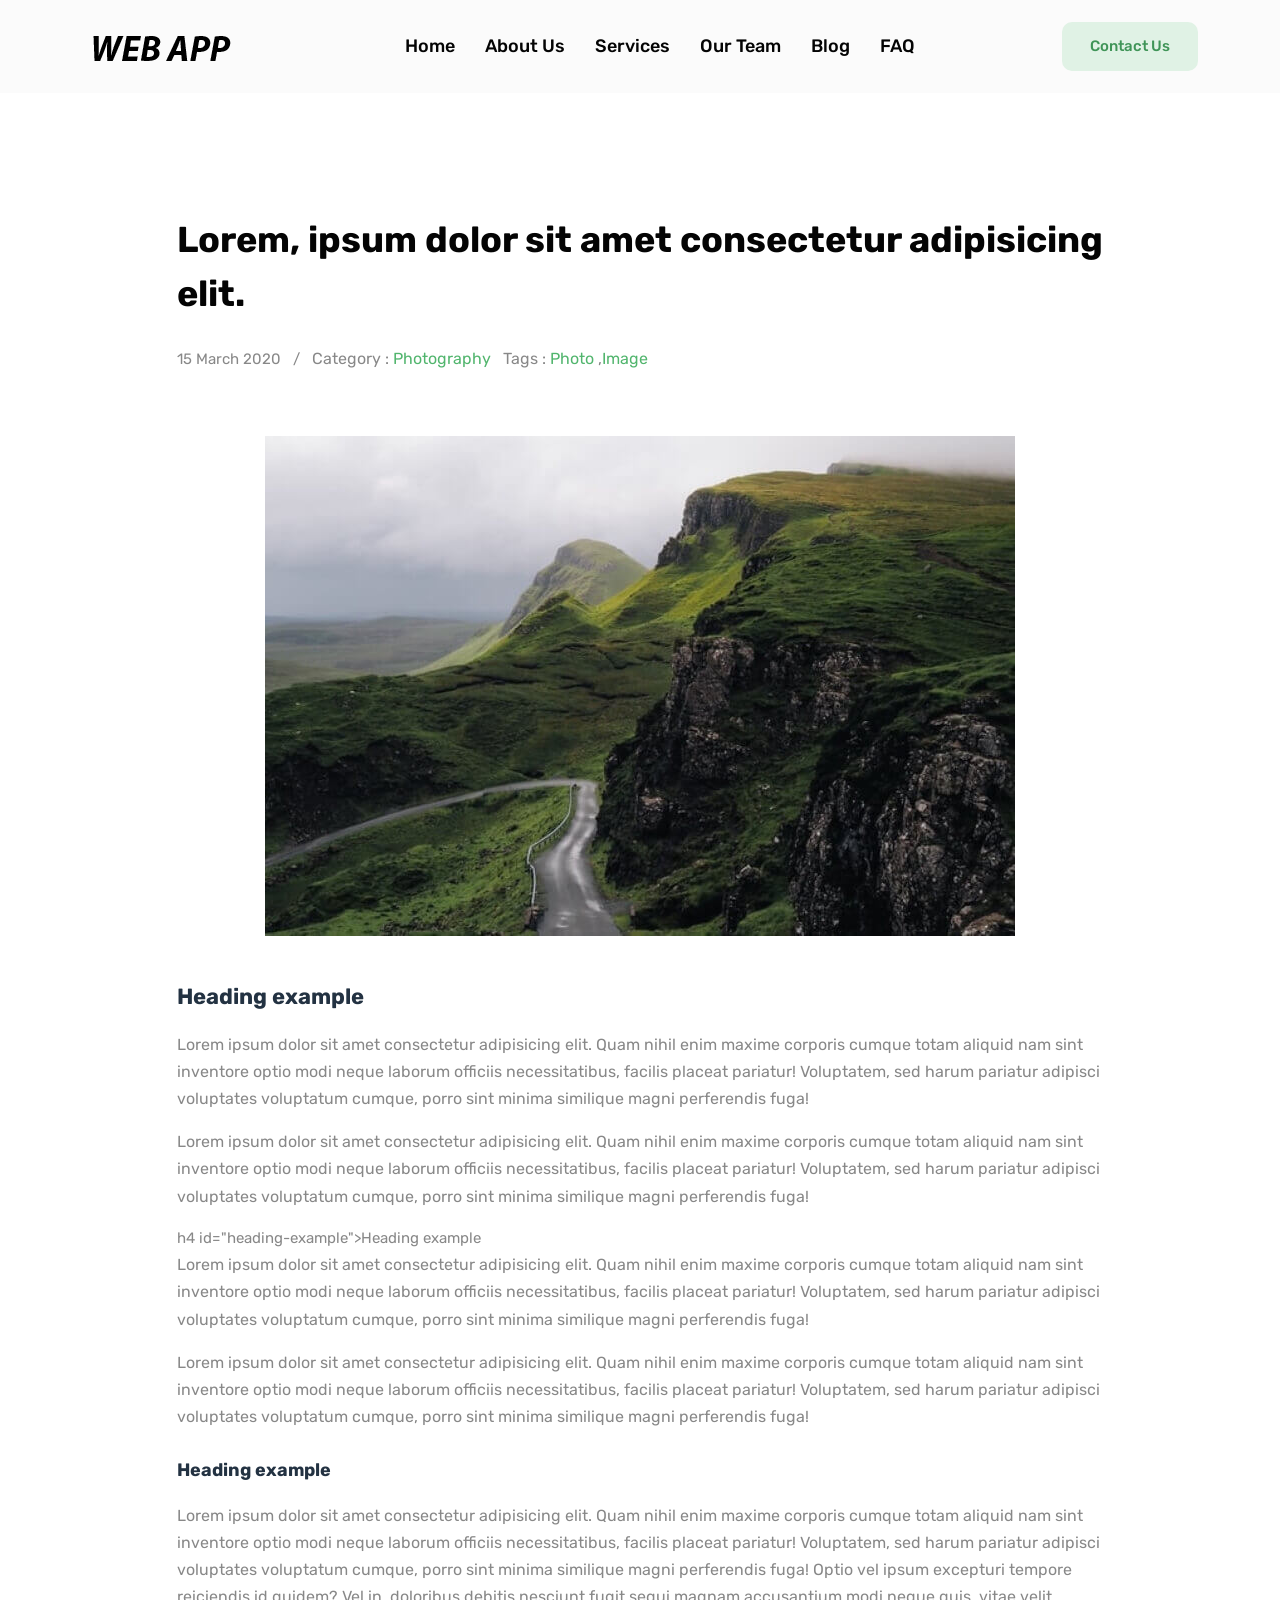
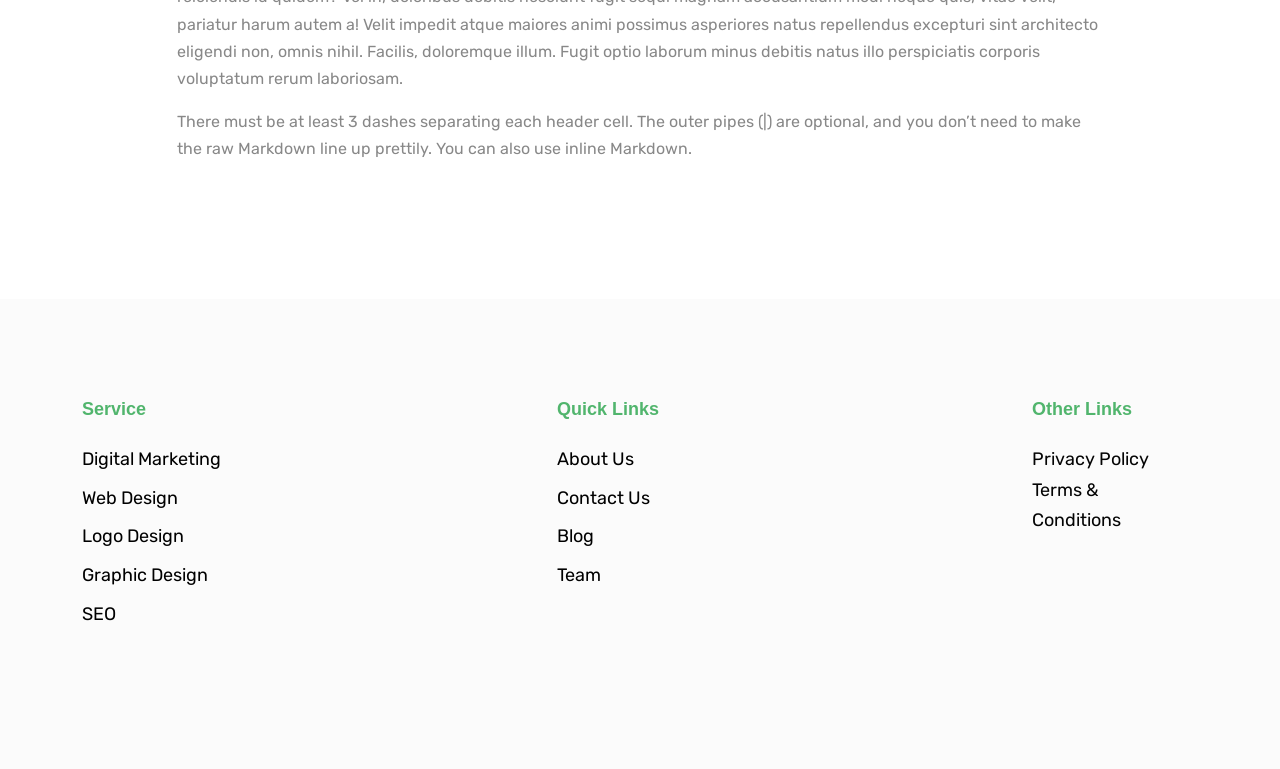
<file: pert3/template/blog-details.html>
<!DOCTYPE html>

<html lang="en-us">

<head>
	<meta charset="utf-8">
	<title>Livewire and filament</title>
	<meta name="viewport" content="width=device-width, initial-scale=1, maximum-scale=5">
	<meta name="description" content="This is meta description">
	<meta name="author" content="Themefisher">
	<link rel="shortcut icon" href="images/favicon.png" type="image/x-icon">
	<link rel="icon" href="images/favicon.png" type="image/x-icon">

	<!-- # Google Fonts -->
	<link rel="preconnect" href="https://fonts.googleapis.com">
	<link rel="preconnect" href="https://fonts.gstatic.com" crossorigin>
	<link href="https://fonts.googleapis.com/css2?family=Rubik:wght@400;500;700&display=swap" rel="stylesheet">

	<!-- # CSS Plugins -->
	<link rel="stylesheet" href="plugins/slick/slick.css">
	<link rel="stylesheet" href="plugins/font-awesome/fontawesome.min.css">
	<link rel="stylesheet" href="plugins/font-awesome/brands.css">
	<link rel="stylesheet" href="plugins/font-awesome/solid.css">

	<!-- # Main Style Sheet -->
	<link rel="stylesheet" href="css/style.css">
</head>

<body>

<!-- navigation -->
<header class="navigation bg-tertiary">
	<nav class="navbar navbar-expand-xl navbar-light text-center py-3">
		<div class="container">
			<a class="navbar-brand" href="index.html">
				<img loading="prelaod" decoding="async" class="img-fluid" width="160" src="images/logo.png" alt="Wallet">
			</a>
			<button class="navbar-toggler" type="button" data-bs-toggle="collapse" data-bs-target="#navbarSupportedContent" aria-controls="navbarSupportedContent" aria-expanded="false" aria-label="Toggle navigation"> <span class="navbar-toggler-icon"></span>
			</button>
			<div class="collapse navbar-collapse" id="navbarSupportedContent">
				<ul class="navbar-nav m-auto mb-2 mb-lg-0">
					<li class="nav-item"> <a class="nav-link" href="index.html">Home</a></li>
					<li class="nav-item "> <a class="nav-link" href="about.html">About Us</a></li>
					<li class="nav-item "> <a class="nav-link" href="services.html">Services</a></li>
					<li class="nav-item "> <a class="nav-link" href="team.html">Our Team</a></li>
					<li class="nav-item "><a class="nav-link " href="blog.html">Blog</a></li>
					<li class="nav-item "><a class="nav-link " href="faq.html">FAQ</a></li>
				</ul>
				<a href="#!" class="btn btn-outline-primary">Contact Us</a>				
			</div>
		</div>
	</nav>
</header>
<!-- /navigation -->

<div class="section">
  <div class="container">
    <div class="row justify-content-center">
      <div class="col-lg-10">
        <div class="mb-5">
          <h2 class="mb-4" style="line-height:1.5">Lorem, ipsum dolor sit amet consectetur adipisicing elit.</h2>
          <span>15 March 2020 <span class="mx-2">/</span> </span>
          <p class="list-inline-item">Category : <a href="#!" class="ml-1">Photography </a>
          </p>
          <p class="list-inline-item">Tags : <a href="#!" class="ml-1">Photo </a> ,<a href="#!"
              class="ml-1">Image </a>
          </p>
        </div>
        <div class="mb-5 text-center">
          <div class="post-slider rounded overflow-hidden">
            <img loading="lazy" decoding="async" src="images/blog/post-4.jpg" alt="Post Thumbnail">
            
          </div>
        </div>
        <div class="content">
          <h4 id="heading-example">Heading example</h4>
          <p>Lorem ipsum dolor sit amet consectetur adipisicing elit. Quam nihil enim maxime corporis cumque totam
            aliquid nam sint inventore optio modi neque laborum officiis necessitatibus, facilis placeat pariatur!
            Voluptatem, sed harum pariatur adipisci voluptates voluptatum cumque, porro sint minima similique magni
            perferendis fuga!</p>
          
            <p>Lorem ipsum dolor sit amet consectetur adipisicing elit. Quam nihil enim maxime corporis cumque totam
              aliquid nam sint inventore optio modi neque laborum officiis necessitatibus, facilis placeat pariatur!
              Voluptatem, sed harum pariatur adipisci voluptates voluptatum cumque, porro sint minima similique magni
              perferendis fuga!</p>
              h4 id="heading-example">Heading example</h4>
              <p>Lorem ipsum dolor sit amet consectetur adipisicing elit. Quam nihil enim maxime corporis cumque totam
                aliquid nam sint inventore optio modi neque laborum officiis necessitatibus, facilis placeat pariatur!
                Voluptatem, sed harum pariatur adipisci voluptates voluptatum cumque, porro sint minima similique magni
                perferendis fuga!</p>
              
                <p>Lorem ipsum dolor sit amet consectetur adipisicing elit. Quam nihil enim maxime corporis cumque totam
                  aliquid nam sint inventore optio modi neque laborum officiis necessitatibus, facilis placeat pariatur!
                  Voluptatem, sed harum pariatur adipisci voluptates voluptatum cumque, porro sint minima similique magni
                  perferendis fuga!</p>
          </p>
          
          <h5 id="paragraph">Heading example</h5>
          <p>Lorem ipsum dolor sit amet consectetur adipisicing elit. Quam nihil enim maxime corporis cumque totam
            aliquid nam sint inventore optio modi neque laborum officiis necessitatibus, facilis placeat pariatur!
            Voluptatem, sed harum pariatur adipisci voluptates voluptatum cumque, porro sint minima similique magni
            perferendis fuga! Optio vel ipsum excepturi tempore reiciendis id quidem? Vel in, doloribus debitis nesciunt
            fugit sequi magnam accusantium modi neque quis, vitae velit, pariatur harum autem a! Velit impedit atque
            maiores animi possimus asperiores natus repellendus excepturi sint architecto eligendi non, omnis nihil.
            Facilis, doloremque illum. Fugit optio laborum minus debitis natus illo perspiciatis corporis voluptatum
            rerum laboriosam.</p>
          
          
          
          <p>There must be at least 3 dashes separating each header cell. The outer pipes (|) are optional, and you
            don&rsquo;t need to make the raw Markdown line up prettily. You can also use inline Markdown.</p>
          
         
          
        </div>
      </div>
    </div>
  </div>
</div>

<footer class="section-sm bg-tertiary">
	<div class="container">
		<div class="row justify-content-between">
			<div class="col-lg-2 col-md-4 col-6 mb-4">
				<div class="footer-widget">
					<h5 class="mb-4 text-primary font-secondary">Service</h5>
					<ul class="list-unstyled">
						<li class="mb-2"><a href="service-details.html">Digital Marketing</a>
						</li>
						<li class="mb-2"><a href="service-details.html">Web Design</a>
						</li>
						<li class="mb-2"><a href="service-details.html">Logo Design</a>
						</li>
						<li class="mb-2"><a href="service-details.html">Graphic Design</a>
						</li>
						<li class="mb-2"><a href="service-details.html">SEO</a>
						</li>
					</ul>
				</div>
			</div>
			<div class="col-lg-2 col-md-4 col-6 mb-4">
				<div class="footer-widget">
					<h5 class="mb-4 text-primary font-secondary">Quick Links</h5>
					<ul class="list-unstyled">
						<li class="mb-2"><a href="#!">About Us</a>
						</li>
						<li class="mb-2"><a href="#!">Contact Us</a>
						</li>
						<li class="mb-2"><a href="#!">Blog</a>
						</li>
						<li class="mb-2"><a href="#!">Team</a>
						</li>
					</ul>
				</div>
			</div>
			<div class="col-lg-2 col-md-4 col-6 mb-4">
				<div class="footer-widget">
					<h5 class="mb-4 text-primary font-secondary">Other Links</h5>
					<ul class="list-unstyled">
						<li class="list-inline-item me-4"><a class="text-black" href="privacy-policy.html">Privacy Policy</a>
                        </li>
						<li class="list-inline-item me-4"><a class="text-black" href="terms.html">Terms &amp; Conditions</a>
                        </li>
					</ul>
				</div>
			</div>			
		</div>
		
	</div>
</footer>


<!-- # JS Plugins -->
<script src="plugins/jquery/jquery.min.js"></script>
<script src="plugins/bootstrap/bootstrap.min.js"></script>

<!-- Main Script -->
<script src="js/script.js"></script>

</body>
</html>
</file>
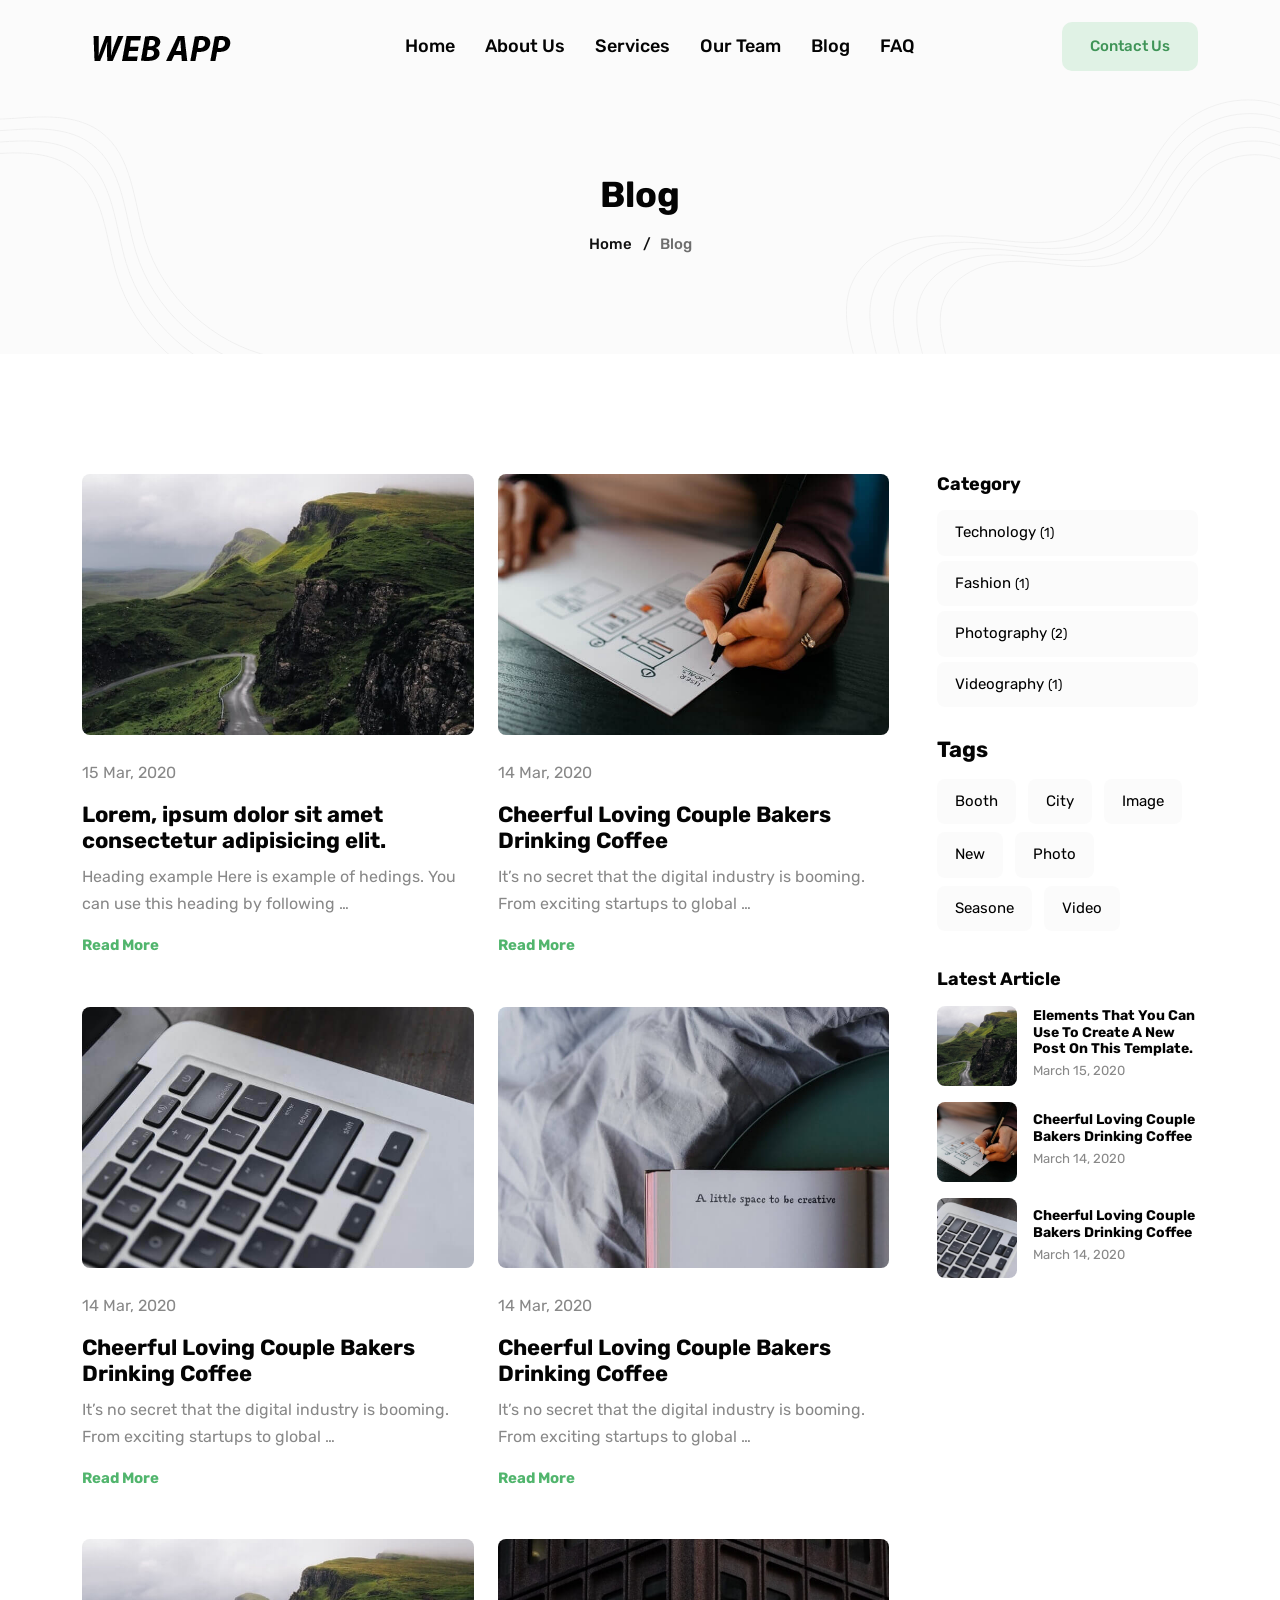
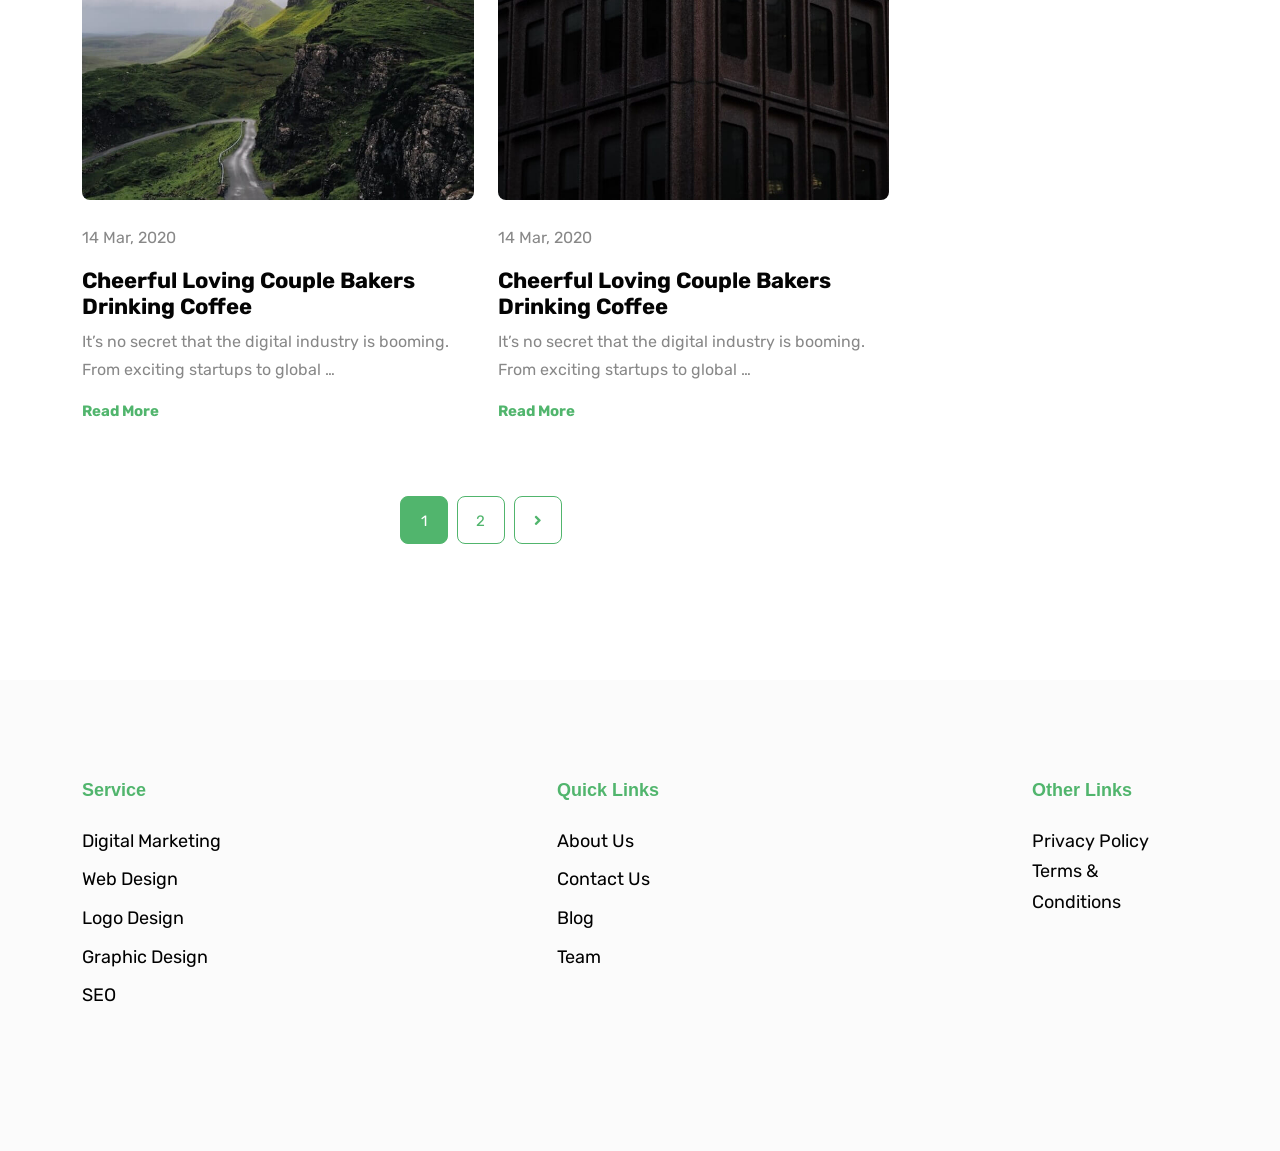
<file: pert3/template/blog.html>
<!DOCTYPE html>

<html lang="en-us">

<head>
	<meta charset="utf-8">
	<title>Livewire and filament</title>
	<meta name="viewport" content="width=device-width, initial-scale=1, maximum-scale=5">
	<meta name="description" content="This is meta description">
	<meta name="author" content="Themefisher">
	<link rel="shortcut icon" href="images/favicon.png" type="image/x-icon">
	<link rel="icon" href="images/favicon.png" type="image/x-icon">

	<!-- # Google Fonts -->
	<link rel="preconnect" href="https://fonts.googleapis.com">
	<link rel="preconnect" href="https://fonts.gstatic.com" crossorigin>
	<link href="https://fonts.googleapis.com/css2?family=Rubik:wght@400;500;700&display=swap" rel="stylesheet">

	<!-- # CSS Plugins -->
	<link rel="stylesheet" href="plugins/slick/slick.css">
	<link rel="stylesheet" href="plugins/font-awesome/fontawesome.min.css">
	<link rel="stylesheet" href="plugins/font-awesome/brands.css">
	<link rel="stylesheet" href="plugins/font-awesome/solid.css">

	<!-- # Main Style Sheet -->
	<link rel="stylesheet" href="css/style.css">
</head>

<body>

<!-- navigation -->
<header class="navigation bg-tertiary">
	<nav class="navbar navbar-expand-xl navbar-light text-center py-3">
		<div class="container">
			<a class="navbar-brand" href="index.html">
				<img loading="prelaod" decoding="async" class="img-fluid" width="160" src="images/logo.png" alt="Wallet">
			</a>
			<button class="navbar-toggler" type="button" data-bs-toggle="collapse" data-bs-target="#navbarSupportedContent" aria-controls="navbarSupportedContent" aria-expanded="false" aria-label="Toggle navigation"> <span class="navbar-toggler-icon"></span>
			</button>
			<div class="collapse navbar-collapse" id="navbarSupportedContent">
				<ul class="navbar-nav m-auto mb-2 mb-lg-0">
					<li class="nav-item"> <a class="nav-link" href="index.html">Home</a></li>
					<li class="nav-item "> <a class="nav-link" href="about.html">About Us</a></li>
					<li class="nav-item "> <a class="nav-link" href="services.html">Services</a></li>
					<li class="nav-item "> <a class="nav-link" href="team.html">Our Team</a></li>
					<li class="nav-item "><a class="nav-link " href="blog.html">Blog</a></li>
					<li class="nav-item "><a class="nav-link " href="faq.html">FAQ</a></li>
				</ul>
				<a href="#!" class="btn btn-outline-primary">Contact Us</a>				
			</div>
		</div>
	</nav>
</header>
<!-- /navigation -->


<section class="page-header bg-tertiary">
	<div class="container">
		<div class="row">
			<div class="col-8 mx-auto text-center">
				<h2 class="mb-3 text-capitalize">Blog</h2>
				<ul class="list-inline breadcrumbs text-capitalize" style="font-weight:500">
					<li class="list-inline-item"><a href="index.html">Home</a>
					</li>
					<li class="list-inline-item">/ &nbsp; <a href="blog.html">Blog</a>
					</li>
				</ul>
			</div>
		</div>
	</div>
	<div class="has-shapes">
		<svg class="shape shape-left text-light" viewBox="0 0 192 752" fill="none" xmlns="http://www.w3.org/2000/svg">
			<path d="M-30.883 0C-41.3436 36.4248 -22.7145 75.8085 4.29154 102.398C31.2976 128.987 65.8677 146.199 97.6457 166.87C129.424 187.542 160.139 213.902 172.162 249.847C193.542 313.799 149.886 378.897 129.069 443.036C97.5623 540.079 122.109 653.229 191 728.495" stroke="currentColor" stroke-miterlimit="10" />
			<path d="M-55.5959 7.52271C-66.0565 43.9475 -47.4274 83.3312 -20.4214 109.92C6.58466 136.51 41.1549 153.722 72.9328 174.393C104.711 195.064 135.426 221.425 147.449 257.37C168.829 321.322 125.174 386.42 104.356 450.559C72.8494 547.601 97.3965 660.752 166.287 736.018" stroke="currentColor" stroke-miterlimit="10" />
			<path d="M-80.3302 15.0449C-90.7909 51.4697 -72.1617 90.8535 -45.1557 117.443C-18.1497 144.032 16.4205 161.244 48.1984 181.915C79.9763 202.587 110.691 228.947 122.715 264.892C144.095 328.844 100.439 393.942 79.622 458.081C48.115 555.123 72.6622 668.274 141.552 743.54" stroke="currentColor" stroke-miterlimit="10" />
			<path d="M-105.045 22.5676C-115.506 58.9924 -96.8766 98.3762 -69.8706 124.965C-42.8646 151.555 -8.29436 168.767 23.4835 189.438C55.2615 210.109 85.9766 236.469 98.0001 272.415C119.38 336.367 75.7243 401.464 54.9072 465.604C23.4002 562.646 47.9473 675.796 116.838 751.063" stroke="currentColor" stroke-miterlimit="10" />
		</svg>
		<svg class="shape shape-right text-light" viewBox="0 0 731 746" fill="none" xmlns="http://www.w3.org/2000/svg">
			<path d="M12.1794 745.14C1.80036 707.275 -5.75764 666.015 8.73984 629.537C27.748 581.745 80.4729 554.968 131.538 548.843C182.604 542.703 234.032 552.841 285.323 556.748C336.615 560.64 391.543 557.276 433.828 527.964C492.452 487.323 511.701 408.123 564.607 360.255C608.718 320.353 675.307 307.183 731.29 327.323" stroke="currentColor" stroke-miterlimit="10" />
			<path d="M51.0253 745.14C41.2045 709.326 34.0538 670.284 47.7668 635.783C65.7491 590.571 115.623 565.242 163.928 559.449C212.248 553.641 260.884 563.235 309.4 566.931C357.916 570.627 409.887 567.429 449.879 539.701C505.35 501.247 523.543 426.331 573.598 381.059C615.326 343.314 678.324 330.853 731.275 349.906" stroke="currentColor" stroke-miterlimit="10" />
			<path d="M89.8715 745.14C80.6239 711.363 73.8654 674.568 86.8091 642.028C103.766 599.396 150.788 575.515 196.347 570.054C241.906 564.578 287.767 573.629 333.523 577.099C379.278 580.584 428.277 577.567 465.976 551.423C518.279 515.172 535.431 444.525 582.62 401.832C621.964 366.229 681.356 354.493 731.291 372.46" stroke="currentColor" stroke-miterlimit="10" />
			<path d="M128.718 745.14C120.029 713.414 113.678 678.838 125.837 648.274C141.768 608.221 185.939 585.788 228.737 580.659C271.536 575.515 314.621 584.008 357.6 587.282C400.58 590.556 446.607 587.719 482.028 563.16C531.163 529.111 547.275 462.733 591.612 422.635C628.572 389.19 684.375 378.162 731.276 395.043" stroke="currentColor" stroke-miterlimit="10" />
			<path d="M167.564 745.14C159.432 715.451 153.504 683.107 164.863 654.519C179.753 617.046 221.088 596.062 261.126 591.265C301.164 586.452 341.473 594.402 381.677 597.465C421.88 600.527 464.95 597.872 498.094 574.896C544.061 543.035 559.146 480.942 600.617 443.423C635.194 412.135 687.406 401.817 731.276 417.612" stroke="currentColor" stroke-miterlimit="10" />
			<path d="M817.266 289.466C813.108 259.989 787.151 237.697 759.261 227.271C731.372 216.846 701.077 215.553 671.666 210.904C642.254 206.24 611.795 197.156 591.664 175.224C555.853 136.189 566.345 75.5336 560.763 22.8649C552.302 -56.8256 498.487 -130.133 425 -162.081" stroke="currentColor" stroke-miterlimit="10" />
			<path d="M832.584 276.159C828.427 246.683 802.469 224.391 774.58 213.965C746.69 203.539 716.395 202.246 686.984 197.598C657.573 192.934 627.114 183.85 606.982 161.918C571.172 122.883 581.663 62.2275 576.082 9.55873C567.62 -70.1318 513.806 -143.439 440.318 -175.387" stroke="currentColor" stroke-miterlimit="10" />
			<path d="M847.904 262.853C843.747 233.376 817.789 211.084 789.9 200.659C762.011 190.233 731.716 188.94 702.304 184.292C672.893 179.627 642.434 170.544 622.303 148.612C586.492 109.577 596.983 48.9211 591.402 -3.74766C582.94 -83.4382 529.126 -156.746 455.638 -188.694" stroke="currentColor" stroke-miterlimit="10" />
			<path d="M863.24 249.547C859.083 220.07 833.125 197.778 805.236 187.353C777.347 176.927 747.051 175.634 717.64 170.986C688.229 166.321 657.77 157.237 637.639 135.306C601.828 96.2707 612.319 35.6149 606.738 -17.0538C598.276 -96.7443 544.462 -170.052 470.974 -202" stroke="currentColor" stroke-miterlimit="10" />
		</svg>
	</div>
</section>

<section class="section">
	<div class="container">
		<div class="row">
			<div class="col-lg-9">
				<div class="me-lg-4">
					<div class="row gy-5">
						<div class="col-md-6" data-aos="fade">
							<article class="blog-post">
								<div class="post-slider slider-sm rounded">
									<img loading="lazy" decoding="async" src="images/blog/post-4.jpg" alt="Post Thumbnail">
									
								</div>
								<div class="pt-4">
									<p class="mb-3">15 Mar, 2020</p>
									<h2 class="h4"><a class="text-black" href="blog-details.html">Lorem, ipsum dolor sit amet consectetur adipisicing elit.</a></h2>
									<p>Heading example Here is example of hedings. You can use this heading by following …</p> <a href="blog-details.html" class="text-primary fw-bold" aria-label="Read the full article by clicking here">Read More</a>
								</div>
							</article>
						</div>
						<div class="col-md-6" data-aos="fade">
							<article class="blog-post">
								<div class="post-slider slider-sm rounded">
									<img loading="lazy" decoding="async" src="images/blog/post-1.jpg" alt="Post Thumbnail">
								</div>
								<div class="pt-4">
									<p class="mb-3">14 Mar, 2020</p>
									<h2 class="h4"><a class="text-black" href="blog-details.html">Cheerful Loving Couple Bakers Drinking Coffee</a></h2>
									<p>It’s no secret that the digital industry is booming. From exciting startups to global …</p> <a href="blog-details.html" class="text-primary fw-bold" aria-label="Read the full article by clicking here">Read More</a>
								</div>
							</article>
						</div>
						<div class="col-md-6" data-aos="fade">
							<article class="blog-post">
								<div class="post-slider slider-sm rounded">
									<img loading="lazy" decoding="async" src="images/blog/post-2.jpg" alt="Post Thumbnail">
								</div>
								<div class="pt-4">
									<p class="mb-3">14 Mar, 2020</p>
									<h2 class="h4"><a class="text-black" href="blog-details.html">Cheerful Loving Couple Bakers Drinking Coffee</a></h2>
									<p>It’s no secret that the digital industry is booming. From exciting startups to global …</p> <a href="blog-details.html" class="text-primary fw-bold" aria-label="Read the full article by clicking here">Read More</a>
								</div>
							</article>
						</div>
						<div class="col-md-6" data-aos="fade">
							<article class="blog-post">
								<div class="post-slider slider-sm rounded">
									<img loading="lazy" decoding="async" src="images/blog/post-3.jpg" alt="Post Thumbnail">
								</div>
								<div class="pt-4">
									<p class="mb-3">14 Mar, 2020</p>
									<h2 class="h4"><a class="text-black" href="blog-details.html">Cheerful Loving Couple Bakers Drinking Coffee</a></h2>
									<p>It’s no secret that the digital industry is booming. From exciting startups to global …</p> <a href="blog-details.html" class="text-primary fw-bold" aria-label="Read the full article by clicking here">Read More</a>
								</div>
							</article>
						</div>
						<div class="col-md-6" data-aos="fade">
							<article class="blog-post">
								<div class="post-slider slider-sm rounded">
									<img loading="lazy" decoding="async" src="images/blog/post-4.jpg" alt="Post Thumbnail">
								</div>
								<div class="pt-4">
									<p class="mb-3">14 Mar, 2020</p>
									<h2 class="h4"><a class="text-black" href="blog-details.html">Cheerful Loving Couple Bakers Drinking Coffee</a></h2>
									<p>It’s no secret that the digital industry is booming. From exciting startups to global …</p> <a href="blog-details.html" class="text-primary fw-bold" aria-label="Read the full article by clicking here">Read More</a>
								</div>
							</article>
						</div>
						<div class="col-md-6" data-aos="fade">
							<article class="blog-post">
								<div class="post-slider slider-sm rounded">
									<img loading="lazy" decoding="async" src="images/blog/post-5.jpg" alt="Post Thumbnail" width="420" height="280">
								</div>
								<div class="pt-4">
									<p class="mb-3">14 Mar, 2020</p>
									<h2 class="h4"><a class="text-black" href="blog-details.html">Cheerful Loving Couple Bakers Drinking Coffee</a></h2>
									<p>It’s no secret that the digital industry is booming. From exciting startups to global …</p> <a href="blog-details.html" class="text-primary fw-bold" aria-label="Read the full article by clicking here">Read More</a>
								</div>
							</article>
						</div>
						<div class="col-12">
							<nav class="mt-4">
								<!-- pagination -->
								<nav class="mb-md-50">
									<ul class="pagination justify-content-center">
										<li class="page-item active "> <a href="blog.html" class="page-link">
                        1
                      </a>
										</li>
										<li class="page-item"> <a href="blog.html" class="page-link">
                        2
                      </a>
										</li>
										<li class="page-item">
											<a class="page-link" href="blog.html" aria-label="Pagination Arrow"> <i class="fas fa-angle-right"></i>
											</a>
										</li>
									</ul>
								</nav>
							</nav>
						</div>
					</div>
				</div>
			</div>
			<div class="col-lg-3">
				<!-- categories -->
				<div class="widget widget-categories">
					<h5 class="widget-title"><span>Category</span></h5>
					<ul class="list-unstyled widget-list">			
						<li><a href="#!">Technology <small class="ml-auto">(1)</small></a>
						</li>			
						<li><a href="#!">Fashion <small class="ml-auto">(1)</small></a>
						</li>
						<li><a href="#!">Photography <small class="ml-auto">(2)</small></a>
						</li>
						<li><a href="#!">Videography <small class="ml-auto">(1)</small></a>
						</li>
					</ul>
				</div>
				<!-- tags -->
				<div class="widget widget-tags">
					<h4 class="widget-title"><span>Tags</span></h4>
					<ul class="list-inline widget-list widget-list-inline taxonomies-list">
						<li class="list-inline-item"><a href="#!">Booth</a>
						</li>
						<li class="list-inline-item"><a href="#!">City</a>
						</li>
						<li class="list-inline-item"><a href="#!">Image</a>
						</li>
						<li class="list-inline-item"><a href="#!">New</a>
						</li>
						<li class="list-inline-item"><a href="#!">Photo</a>
						</li>
						<li class="list-inline-item"><a href="#!">Seasone</a>
						</li>
						<li class="list-inline-item"><a href="#!">Video</a>
						</li>
					</ul>
				</div>
				<!-- latest post -->
				<div class="widget">
					<h5 class="widget-title"><span>Latest Article</span></h5>
					<!-- post-item -->
					<ul class="list-unstyled widget-list">
						<li class="d-flex widget-post align-items-center">
							<a class="text-black" href="/blog/elements/">
								<div class="widget-post-image flex-shrink-0 me-3">
									<img class="rounded" loading="lazy" decoding="async" src="images/blog/post-4.jpg" alt="Post Thumbnail">
								</div>
							</a>
							<div class="flex-grow-1">
								<h5 class="h6 mb-0"><a class="text-black" href="blog-details.html">Elements That You Can Use To Create A New Post On This Template.</a></h5>
								<small>March 15, 2020</small>
							</div>
						</li>
					</ul>
					<ul class="list-unstyled widget-list">
						<li class="d-flex widget-post align-items-center">
							<a class="text-black" href="/blog/post-1/">
								<div class="widget-post-image flex-shrink-0 me-3">
									<img class="rounded" loading="lazy" decoding="async" src="images/blog/post-1.jpg" alt="Post Thumbnail">
								</div>
							</a>
							<div class="flex-grow-1">
								<h5 class="h6 mb-0"><a class="text-black" href="blog-details.html">Cheerful Loving Couple Bakers Drinking Coffee</a></h5>
								<small>March 14, 2020</small>
							</div>
						</li>
					</ul>
					<ul class="list-unstyled widget-list">
						<li class="d-flex widget-post align-items-center">
							<a class="text-black" href="/blog/post-2/">
								<div class="widget-post-image flex-shrink-0 me-3">
									<img class="rounded" loading="lazy" decoding="async" src="images/blog/post-2.jpg" alt="Post Thumbnail">
								</div>
							</a>
							<div class="flex-grow-1">
								<h5 class="h6 mb-0"><a class="text-black" href="blog-details.html">Cheerful Loving Couple Bakers Drinking Coffee</a></h5>
								<small>March 14, 2020</small>
							</div>
						</li>
					</ul>
				</div>
				<!-- Social -->
				
			</div>
		</div>
	</div>
</section>


<footer class="section-sm bg-tertiary">
	<div class="container">
		<div class="row justify-content-between">
			<div class="col-lg-2 col-md-4 col-6 mb-4">
				<div class="footer-widget">
					<h5 class="mb-4 text-primary font-secondary">Service</h5>
					<ul class="list-unstyled">
						<li class="mb-2"><a href="service-details.html">Digital Marketing</a>
						</li>
						<li class="mb-2"><a href="service-details.html">Web Design</a>
						</li>
						<li class="mb-2"><a href="service-details.html">Logo Design</a>
						</li>
						<li class="mb-2"><a href="service-details.html">Graphic Design</a>
						</li>
						<li class="mb-2"><a href="service-details.html">SEO</a>
						</li>
					</ul>
				</div>
			</div>
			<div class="col-lg-2 col-md-4 col-6 mb-4">
				<div class="footer-widget">
					<h5 class="mb-4 text-primary font-secondary">Quick Links</h5>
					<ul class="list-unstyled">
						<li class="mb-2"><a href="#!">About Us</a>
						</li>
						<li class="mb-2"><a href="#!">Contact Us</a>
						</li>
						<li class="mb-2"><a href="#!">Blog</a>
						</li>
						<li class="mb-2"><a href="#!">Team</a>
						</li>
					</ul>
				</div>
			</div>
			<div class="col-lg-2 col-md-4 col-6 mb-4">
				<div class="footer-widget">
					<h5 class="mb-4 text-primary font-secondary">Other Links</h5>
					<ul class="list-unstyled">
						<li class="list-inline-item me-4"><a class="text-black" href="privacy-policy.html">Privacy Policy</a>
                        </li>
						<li class="list-inline-item me-4"><a class="text-black" href="terms.html">Terms &amp; Conditions</a>
                        </li>
					</ul>
				</div>
			</div>			
		</div>
		
	</div>
</footer>

<!-- # JS Plugins -->
<script src="plugins/jquery/jquery.min.js"></script>
<script src="plugins/bootstrap/bootstrap.min.js"></script>

<!-- Main Script -->
<script src="js/script.js"></script>

</body>
</html>
</file>
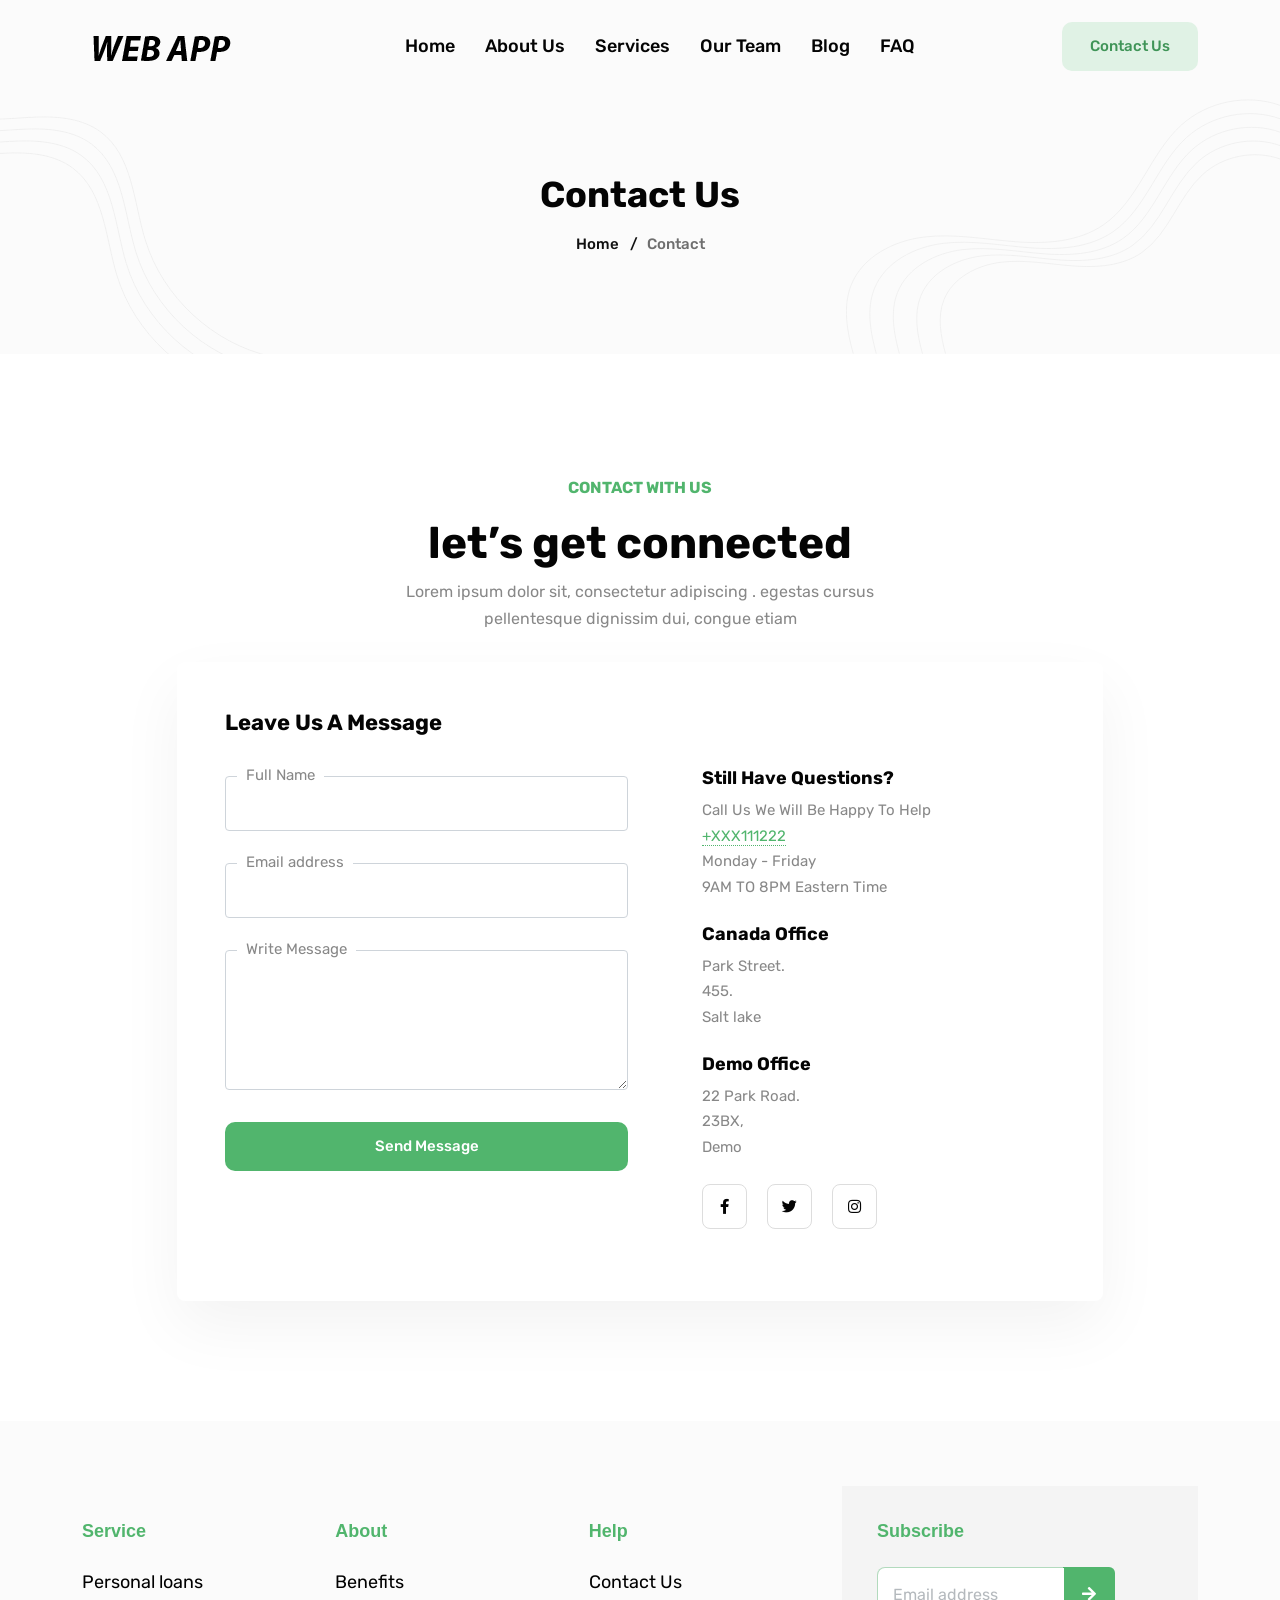
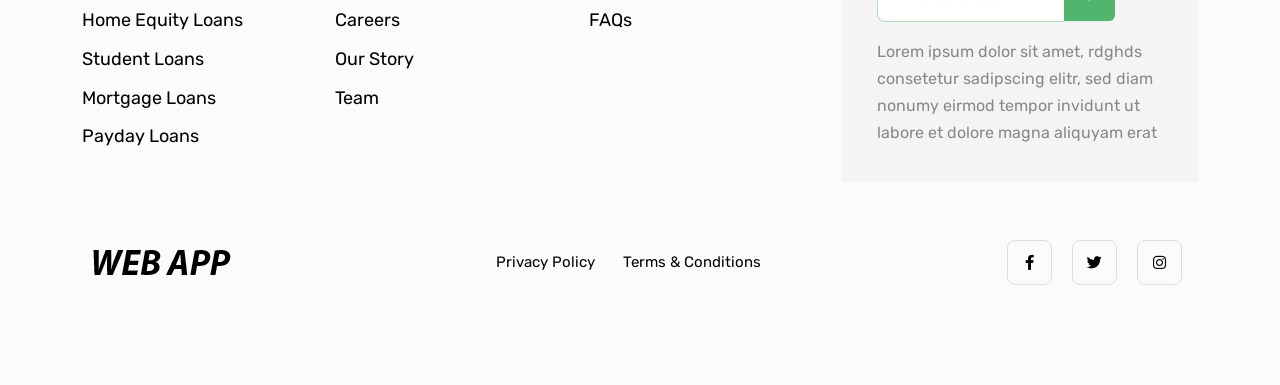
<file: pert3/template/contact.html>
<!DOCTYPE html>

<html lang="en-us">

<head>
	<meta charset="utf-8">
	<title>Livewire and filament</title>
	<meta name="viewport" content="width=device-width, initial-scale=1, maximum-scale=5">
	<meta name="description" content="This is meta description">
	<meta name="author" content="Themefisher">
	<link rel="shortcut icon" href="images/favicon.png" type="image/x-icon">
	<link rel="icon" href="images/favicon.png" type="image/x-icon">

	<!-- # Google Fonts -->
	<link rel="preconnect" href="https://fonts.googleapis.com">
	<link rel="preconnect" href="https://fonts.gstatic.com" crossorigin>
	<link href="https://fonts.googleapis.com/css2?family=Rubik:wght@400;500;700&display=swap" rel="stylesheet">

	<!-- # CSS Plugins -->
	<link rel="stylesheet" href="plugins/slick/slick.css">
	<link rel="stylesheet" href="plugins/font-awesome/fontawesome.min.css">
	<link rel="stylesheet" href="plugins/font-awesome/brands.css">
	<link rel="stylesheet" href="plugins/font-awesome/solid.css">

	<!-- # Main Style Sheet -->
	<link rel="stylesheet" href="css/style.css">
</head>

<body>

<!-- navigation -->
<header class="navigation bg-tertiary">
	<nav class="navbar navbar-expand-xl navbar-light text-center py-3">
		<div class="container">
			<a class="navbar-brand" href="index.html">
				<img loading="prelaod" decoding="async" class="img-fluid" width="160" src="images/logo.png" alt="Wallet">
			</a>
			<button class="navbar-toggler" type="button" data-bs-toggle="collapse" data-bs-target="#navbarSupportedContent" aria-controls="navbarSupportedContent" aria-expanded="false" aria-label="Toggle navigation"> <span class="navbar-toggler-icon"></span>
			</button>
			<div class="collapse navbar-collapse" id="navbarSupportedContent">
				<ul class="navbar-nav m-auto mb-2 mb-lg-0">
					<li class="nav-item"> <a class="nav-link" href="index.html">Home</a></li>
					<li class="nav-item "> <a class="nav-link" href="about.html">About Us</a></li>
					<li class="nav-item "> <a class="nav-link" href="services.html">Services</a></li>
					<li class="nav-item "> <a class="nav-link" href="team.html">Our Team</a></li>
					<li class="nav-item "><a class="nav-link " href="blog.html">Blog</a></li>
					<li class="nav-item "><a class="nav-link " href="faq.html">FAQ</a></li>
				</ul>
				<a href="#!" class="btn btn-outline-primary">Contact Us</a>				
			</div>
		</div>
	</nav>
</header>
<!-- /navigation -->

<div class="modal applyLoanModal fade" id="applyLoan" tabindex="-1" aria-labelledby="applyLoanLabel" aria-hidden="true">
  <div class="modal-dialog modal-dialog-centered">
    <div class="modal-content">
      <div class="modal-header border-bottom-0">
        <h4 class="modal-title" id="exampleModalLabel">How much do you need?</h4>
        <button type="button" class="btn-close" data-bs-dismiss="modal" aria-label="Close"></button>
      </div>
      <div class="modal-body">
        <form action="#!" method="post">
          <div class="row">
            <div class="col-lg-6 mb-4 pb-2">
              <div class="form-group">
                <label for="loan_amount" class="form-label">Amount</label>
                <input type="number" class="form-control shadow-none" id="loan_amount" placeholder="ex: 25000">
              </div>
            </div>
            <div class="col-lg-6 mb-4 pb-2">
              <div class="form-group">
                <label for="loan_how_long_for" class="form-label">How long for?</label>
                <input type="number" class="form-control shadow-none" id="loan_how_long_for" placeholder="ex: 12">
              </div>
            </div>
            <div class="col-lg-12 mb-4 pb-2">
              <div class="form-group">
                <label for="loan_repayment" class="form-label">Repayment</label>
                <input type="number" class="form-control shadow-none" id="loan_repayment" disabled>
              </div>
            </div>
            <div class="col-lg-6 mb-4 pb-2">
              <div class="form-group">
                <label for="loan_full_name" class="form-label">Full Name</label>
                <input type="text" class="form-control shadow-none" id="loan_full_name">
              </div>
            </div>
            <div class="col-lg-6 mb-4 pb-2">
              <div class="form-group">
                <label for="loan_email_address" class="form-label">Email address</label>
                <input type="email" class="form-control shadow-none" id="loan_email_address">
              </div>
            </div>
            <div class="col-lg-12">
              <button type="submit" class="btn btn-primary w-100">Get Your Loan Now</button>
            </div>
          </div>
        </form>
      </div>
    </div>
  </div>
</div>

<section class="page-header bg-tertiary">
	<div class="container">
		<div class="row">
			<div class="col-8 mx-auto text-center">
				<h2 class="mb-3 text-capitalize">Contact Us</h2>
				<ul class="list-inline breadcrumbs text-capitalize" style="font-weight:500">
					<li class="list-inline-item"><a href="index.html">Home</a>
					</li>
					<li class="list-inline-item">/ &nbsp; <a href="contact.html">Contact</a>
					</li>
				</ul>
			</div>
		</div>
	</div>
	<div class="has-shapes">
		<svg class="shape shape-left text-light" viewBox="0 0 192 752" fill="none" xmlns="http://www.w3.org/2000/svg">
			<path d="M-30.883 0C-41.3436 36.4248 -22.7145 75.8085 4.29154 102.398C31.2976 128.987 65.8677 146.199 97.6457 166.87C129.424 187.542 160.139 213.902 172.162 249.847C193.542 313.799 149.886 378.897 129.069 443.036C97.5623 540.079 122.109 653.229 191 728.495" stroke="currentColor" stroke-miterlimit="10" />
			<path d="M-55.5959 7.52271C-66.0565 43.9475 -47.4274 83.3312 -20.4214 109.92C6.58466 136.51 41.1549 153.722 72.9328 174.393C104.711 195.064 135.426 221.425 147.449 257.37C168.829 321.322 125.174 386.42 104.356 450.559C72.8494 547.601 97.3965 660.752 166.287 736.018" stroke="currentColor" stroke-miterlimit="10" />
			<path d="M-80.3302 15.0449C-90.7909 51.4697 -72.1617 90.8535 -45.1557 117.443C-18.1497 144.032 16.4205 161.244 48.1984 181.915C79.9763 202.587 110.691 228.947 122.715 264.892C144.095 328.844 100.439 393.942 79.622 458.081C48.115 555.123 72.6622 668.274 141.552 743.54" stroke="currentColor" stroke-miterlimit="10" />
			<path d="M-105.045 22.5676C-115.506 58.9924 -96.8766 98.3762 -69.8706 124.965C-42.8646 151.555 -8.29436 168.767 23.4835 189.438C55.2615 210.109 85.9766 236.469 98.0001 272.415C119.38 336.367 75.7243 401.464 54.9072 465.604C23.4002 562.646 47.9473 675.796 116.838 751.063" stroke="currentColor" stroke-miterlimit="10" />
		</svg>
		<svg class="shape shape-right text-light" viewBox="0 0 731 746" fill="none" xmlns="http://www.w3.org/2000/svg">
			<path d="M12.1794 745.14C1.80036 707.275 -5.75764 666.015 8.73984 629.537C27.748 581.745 80.4729 554.968 131.538 548.843C182.604 542.703 234.032 552.841 285.323 556.748C336.615 560.64 391.543 557.276 433.828 527.964C492.452 487.323 511.701 408.123 564.607 360.255C608.718 320.353 675.307 307.183 731.29 327.323" stroke="currentColor" stroke-miterlimit="10" />
			<path d="M51.0253 745.14C41.2045 709.326 34.0538 670.284 47.7668 635.783C65.7491 590.571 115.623 565.242 163.928 559.449C212.248 553.641 260.884 563.235 309.4 566.931C357.916 570.627 409.887 567.429 449.879 539.701C505.35 501.247 523.543 426.331 573.598 381.059C615.326 343.314 678.324 330.853 731.275 349.906" stroke="currentColor" stroke-miterlimit="10" />
			<path d="M89.8715 745.14C80.6239 711.363 73.8654 674.568 86.8091 642.028C103.766 599.396 150.788 575.515 196.347 570.054C241.906 564.578 287.767 573.629 333.523 577.099C379.278 580.584 428.277 577.567 465.976 551.423C518.279 515.172 535.431 444.525 582.62 401.832C621.964 366.229 681.356 354.493 731.291 372.46" stroke="currentColor" stroke-miterlimit="10" />
			<path d="M128.718 745.14C120.029 713.414 113.678 678.838 125.837 648.274C141.768 608.221 185.939 585.788 228.737 580.659C271.536 575.515 314.621 584.008 357.6 587.282C400.58 590.556 446.607 587.719 482.028 563.16C531.163 529.111 547.275 462.733 591.612 422.635C628.572 389.19 684.375 378.162 731.276 395.043" stroke="currentColor" stroke-miterlimit="10" />
			<path d="M167.564 745.14C159.432 715.451 153.504 683.107 164.863 654.519C179.753 617.046 221.088 596.062 261.126 591.265C301.164 586.452 341.473 594.402 381.677 597.465C421.88 600.527 464.95 597.872 498.094 574.896C544.061 543.035 559.146 480.942 600.617 443.423C635.194 412.135 687.406 401.817 731.276 417.612" stroke="currentColor" stroke-miterlimit="10" />
			<path d="M817.266 289.466C813.108 259.989 787.151 237.697 759.261 227.271C731.372 216.846 701.077 215.553 671.666 210.904C642.254 206.24 611.795 197.156 591.664 175.224C555.853 136.189 566.345 75.5336 560.763 22.8649C552.302 -56.8256 498.487 -130.133 425 -162.081" stroke="currentColor" stroke-miterlimit="10" />
			<path d="M832.584 276.159C828.427 246.683 802.469 224.391 774.58 213.965C746.69 203.539 716.395 202.246 686.984 197.598C657.573 192.934 627.114 183.85 606.982 161.918C571.172 122.883 581.663 62.2275 576.082 9.55873C567.62 -70.1318 513.806 -143.439 440.318 -175.387" stroke="currentColor" stroke-miterlimit="10" />
			<path d="M847.904 262.853C843.747 233.376 817.789 211.084 789.9 200.659C762.011 190.233 731.716 188.94 702.304 184.292C672.893 179.627 642.434 170.544 622.303 148.612C586.492 109.577 596.983 48.9211 591.402 -3.74766C582.94 -83.4382 529.126 -156.746 455.638 -188.694" stroke="currentColor" stroke-miterlimit="10" />
			<path d="M863.24 249.547C859.083 220.07 833.125 197.778 805.236 187.353C777.347 176.927 747.051 175.634 717.64 170.986C688.229 166.321 657.77 157.237 637.639 135.306C601.828 96.2707 612.319 35.6149 606.738 -17.0538C598.276 -96.7443 544.462 -170.052 470.974 -202" stroke="currentColor" stroke-miterlimit="10" />
		</svg>
	</div>
</section>

<section class="section">
	<div class="container">
		<div class="row justify-content-center align-items-center">
			<div class="col-lg-6">
				<div class="section-title text-center">
					<p class="text-primary text-uppercase fw-bold mb-3">Contact With us</p>
					<h1>let&rsquo;s get connected</h1>
					<p>Lorem ipsum dolor sit, consectetur adipiscing . egestas cursus pellentesque dignissim dui, congue etiam</p>
				</div>
			</div>
			<div class="col-lg-10">
				<div class="shadow rounded p-5 bg-white">
					<div class="row">
						<div class="col-12 mb-4">
							<h4>Leave Us A Message</h4>
						</div>
						<div class="col-lg-6">
							<div class="contact-form">
								<form action="#!">
									<div class="form-group mb-4 pb-2">
										<label for="exampleFormControlInput1" class="form-label">Full Name</label>
										<input type="text" class="form-control shadow-none" id="contact_name">
									</div>
									<div class="form-group mb-4 pb-2">
										<label for="exampleFormControlInput1" class="form-label">Email address</label>
										<input type="email" class="form-control shadow-none" id="contact_email">
									</div>
									<div class="form-group mb-4 pb-2">
										<label for="exampleFormControlTextarea1" class="form-label">Write Message</label>
										<textarea class="form-control shadow-none" id="exampleFormControlTextarea1" rows="3"></textarea>
									</div>
									<button class="btn btn-primary w-100" type="submit">Send Message</button>
								</form>
							</div>
						</div>
						<div class="col-lg-6 mt-5 mt-lg-0">
							<div class="contact-info">
								<div class="block mt-0">
									<h4 class="h5">Still Have Questions?</h4>
									<div class="content">Call Us We Will Be Happy To Help
										<br> <a href="tel:+XXX111222">+XXX111222</a> 
										<br>Monday - Friday
										<br>9AM TO 8PM Eastern Time</div>
								</div>
								<div class="block mt-4">
									<h4 class="h5">Canada Office</h4>
									<div class="content">Park Street.
										<br>455.
										<br>Salt lake</div>
								</div>
								<div class="block mt-4">
									<h4 class="h5">Demo Office</h4>
									<div class="content">22 Park Road.
										<br>23BX,
										<br>Demo</div>
								</div>
								<div class="block">
									<ul class="list-unstyled list-inline my-4 social-icons">
										<li class="list-inline-item me-3"><a title="Explorer Facebook Profile" class="text-black" href="https://facebook.com/"><i class="fab fa-facebook-f"></i></a>
										</li>
										<li class="list-inline-item me-3"><a title="Explorer Twitter Profile" class="text-black" href="https://twitter.com/"><i class="fab fa-twitter"></i></a>
										</li>
										<li class="list-inline-item me-3"><a title="Explorer Instagram Profile" class="text-black" href="https://instagram.com/"><i class="fab fa-instagram"></i></a>
										</li>
									</ul>
								</div>
							</div>
						</div>
					</div>
				</div>
			</div>
		</div>
	</div>
</section>

<footer class="section-sm bg-tertiary">
	<div class="container">
		<div class="row justify-content-between">
			<div class="col-lg-2 col-md-4 col-6 mb-4">
				<div class="footer-widget">
					<h5 class="mb-4 text-primary font-secondary">Service</h5>
					<ul class="list-unstyled">
						<li class="mb-2"><a href="service-details.html">Personal loans</a>
						</li>
						<li class="mb-2"><a href="service-details.html">Home Equity Loans</a>
						</li>
						<li class="mb-2"><a href="service-details.html">Student Loans</a>
						</li>
						<li class="mb-2"><a href="service-details.html">Mortgage Loans</a>
						</li>
						<li class="mb-2"><a href="service-details.html">Payday Loans</a>
						</li>
					</ul>
				</div>
			</div>
			<div class="col-lg-2 col-md-4 col-6 mb-4">
				<div class="footer-widget">
					<h5 class="mb-4 text-primary font-secondary">About</h5>
					<ul class="list-unstyled">
						<li class="mb-2"><a href="#!">Benefits</a>
						</li>
						<li class="mb-2"><a href="#!">Careers</a>
						</li>
						<li class="mb-2"><a href="#!">Our Story</a>
						</li>
						<li class="mb-2"><a href="#!">Team</a>
						</li>
					</ul>
				</div>
			</div>
			<div class="col-lg-2 col-md-4 col-6 mb-4">
				<div class="footer-widget">
					<h5 class="mb-4 text-primary font-secondary">Help</h5>
					<ul class="list-unstyled">
						<li class="mb-2"><a href="contact.html">Contact Us</a>
						</li>
						<li class="mb-2"><a href="faq.html">FAQs</a>
						</li>
					</ul>
				</div>
			</div>
			<div class="col-lg-4 col-md-12 newsletter-form">
				<div style="background-color: #F4F4F4; padding: 35px;">
					<h5 class="mb-4 text-primary font-secondary">Subscribe</h5>
					<div class="pe-0 pe-xl-5">
						<form action="#!" method="post" name="mc-embedded-subscribe-form" target="_blank">
							<div class="input-group mb-3">
								<input type="text" class="form-control shadow-none bg-white border-end-0" placeholder="Email address"> <span class="input-group-text border-0 p-0">
                    <button class="input-group-text border-0 bg-primary" type="submit" name="subscribe"
                      aria-label="Subscribe for Newsletter"><i class="fas fa-arrow-right"></i></button>
                  </span>
							</div>
							<div style="position: absolute; left: -5000px;" aria-hidden="true">
								<input type="text" name="b_463ee871f45d2d93748e77cad_a0a2c6d074" tabindex="-1">
							</div>
						</form>
					</div>
					<p class="mb-0">Lorem ipsum dolor sit amet, rdghds consetetur sadipscing elitr, sed diam nonumy eirmod tempor invidunt ut labore et dolore magna aliquyam erat</p>
				</div>
			</div>
		</div>
		<div class="row align-items-center mt-5 text-center text-md-start">
			<div class="col-lg-4">
        <a href="index.html">
          <img loading="prelaod" decoding="async" class="img-fluid" width="160" src="images/logo.png" alt="Wallet">
        </a>
			</div>
			<div class="col-lg-4 col-md-6 mt-4 mt-lg-0">
				<ul class="list-unstyled list-inline mb-0 text-lg-center">
					<li class="list-inline-item me-4"><a class="text-black" href="privacy-policy.html">Privacy Policy</a>
					</li>
					<li class="list-inline-item me-4"><a class="text-black" href="terms.html">Terms &amp; Conditions</a>
					</li>
				</ul>
			</div>
			<div class="col-lg-4 col-md-6 text-md-end mt-4 mt-md-0">
				<ul class="list-unstyled list-inline mb-0 social-icons">
					<li class="list-inline-item me-3"><a title="Explorer Facebook Profile" class="text-black" href="https://facebook.com/"><i class="fab fa-facebook-f"></i></a>
					</li>
					<li class="list-inline-item me-3"><a title="Explorer Twitter Profile" class="text-black" href="https://twitter.com/"><i class="fab fa-twitter"></i></a>
					</li>
					<li class="list-inline-item me-3"><a title="Explorer Instagram Profile" class="text-black" href="https://instagram.com/"><i class="fab fa-instagram"></i></a>
					</li>
				</ul>
			</div>
		</div>
	</div>
</footer>


<!-- # JS Plugins -->
<script src="plugins/jquery/jquery.min.js"></script>
<script src="plugins/bootstrap/bootstrap.min.js"></script>

<!-- Main Script -->
<script src="js/script.js"></script>

</body>
</html>
</file>
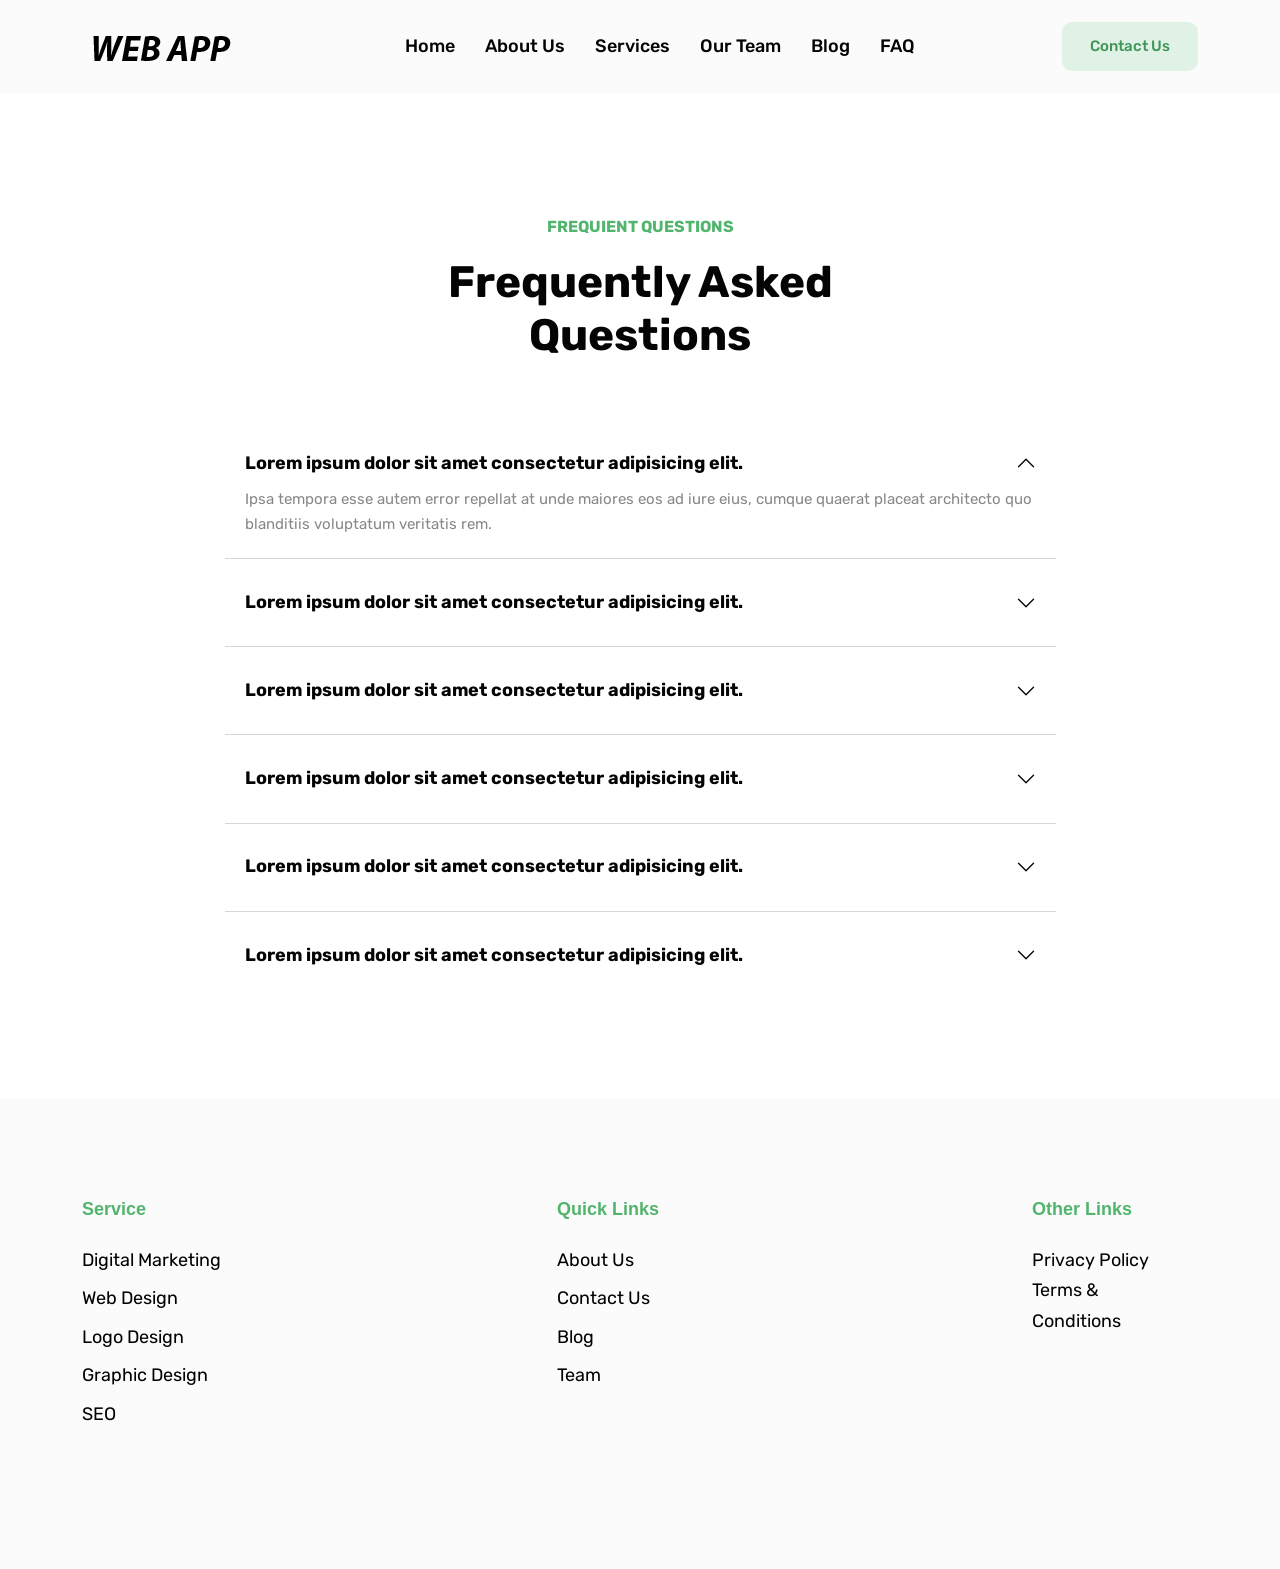
<file: pert3/template/faq.html>
<!DOCTYPE html>

<html lang="en-us">

<head>
	<meta charset="utf-8">
	<title>Livewire and filament</title>
	<meta name="viewport" content="width=device-width, initial-scale=1, maximum-scale=5">
	<meta name="description" content="This is meta description">
	<meta name="author" content="Themefisher">
	<link rel="shortcut icon" href="images/favicon.png" type="image/x-icon">
	<link rel="icon" href="images/favicon.png" type="image/x-icon">

	<!-- # Google Fonts -->
	<link rel="preconnect" href="https://fonts.googleapis.com">
	<link rel="preconnect" href="https://fonts.gstatic.com" crossorigin>
	<link href="https://fonts.googleapis.com/css2?family=Rubik:wght@400;500;700&display=swap" rel="stylesheet">

	<!-- # CSS Plugins -->
	<link rel="stylesheet" href="plugins/slick/slick.css">
	<link rel="stylesheet" href="plugins/font-awesome/fontawesome.min.css">
	<link rel="stylesheet" href="plugins/font-awesome/brands.css">
	<link rel="stylesheet" href="plugins/font-awesome/solid.css">

	<!-- # Main Style Sheet -->
	<link rel="stylesheet" href="css/style.css">
</head>

<body>

<!-- navigation -->
<header class="navigation bg-tertiary">
	<nav class="navbar navbar-expand-xl navbar-light text-center py-3">
		<div class="container">
			<a class="navbar-brand" href="index.html">
				<img loading="prelaod" decoding="async" class="img-fluid" width="160" src="images/logo.png" alt="Wallet">
			</a>
			<button class="navbar-toggler" type="button" data-bs-toggle="collapse" data-bs-target="#navbarSupportedContent" aria-controls="navbarSupportedContent" aria-expanded="false" aria-label="Toggle navigation"> <span class="navbar-toggler-icon"></span>
			</button>
			<div class="collapse navbar-collapse" id="navbarSupportedContent">
				<ul class="navbar-nav m-auto mb-2 mb-lg-0">
					<li class="nav-item"> <a class="nav-link" href="index.html">Home</a></li>
					<li class="nav-item "> <a class="nav-link" href="about.html">About Us</a></li>
					<li class="nav-item "> <a class="nav-link" href="services.html">Services</a></li>
					<li class="nav-item "> <a class="nav-link" href="team.html">Our Team</a></li>
					<li class="nav-item "><a class="nav-link " href="blog.html">Blog</a></li>
					<li class="nav-item "><a class="nav-link " href="faq.html">FAQ</a></li>
				</ul>
				<a href="#!" class="btn btn-outline-primary">Contact Us</a>				
			</div>
		</div>
	</nav>
</header>
<!-- /navigation -->

<div class="modal applyLoanModal fade" id="applyLoan" tabindex="-1" aria-labelledby="applyLoanLabel" aria-hidden="true">
  <div class="modal-dialog modal-dialog-centered">
    <div class="modal-content">
      <div class="modal-header border-bottom-0">
        <h4 class="modal-title" id="exampleModalLabel">How much do you need?</h4>
        <button type="button" class="btn-close" data-bs-dismiss="modal" aria-label="Close"></button>
      </div>
      <div class="modal-body">
        <form action="#!" method="post">
          <div class="row">
            <div class="col-lg-6 mb-4 pb-2">
              <div class="form-group">
                <label for="loan_amount" class="form-label">Amount</label>
                <input type="number" class="form-control shadow-none" id="loan_amount" placeholder="ex: 25000">
              </div>
            </div>
            <div class="col-lg-6 mb-4 pb-2">
              <div class="form-group">
                <label for="loan_how_long_for" class="form-label">How long for?</label>
                <input type="number" class="form-control shadow-none" id="loan_how_long_for" placeholder="ex: 12">
              </div>
            </div>
            <div class="col-lg-12 mb-4 pb-2">
              <div class="form-group">
                <label for="loan_repayment" class="form-label">Repayment</label>
                <input type="number" class="form-control shadow-none" id="loan_repayment" disabled>
              </div>
            </div>
            <div class="col-lg-6 mb-4 pb-2">
              <div class="form-group">
                <label for="loan_full_name" class="form-label">Full Name</label>
                <input type="text" class="form-control shadow-none" id="loan_full_name">
              </div>
            </div>
            <div class="col-lg-6 mb-4 pb-2">
              <div class="form-group">
                <label for="loan_email_address" class="form-label">Email address</label>
                <input type="email" class="form-control shadow-none" id="loan_email_address">
              </div>
            </div>
            <div class="col-lg-12">
              <button type="submit" class="btn btn-primary w-100">Get Your Loan Now</button>
            </div>
          </div>
        </form>
      </div>
    </div>
  </div>
</div>

<section class="section">
  <div class="container">
    <div class="row justify-content-center mb-5">
      <div class="col-lg-6">
        <div class="section-title text-center">
          <p class="text-primary text-uppercase fw-bold mb-3">Frequient Questions</p>
          <h1>Frequently Asked Questions</h1>
        </div>
      </div>
    </div>
    <div class="row justify-content-center">
      <div class="col-lg-9">
        <div class="accordion accordion-border-bottom" id="accordionFAQ">
          <div class="accordion-item">
            <h2 class="accordion-header accordion-button h5 border-0 active"
              id="heading-ebd23e34fd2ed58299b32c03c521feb0b02f19d9" type="button" data-bs-toggle="collapse"
              data-bs-target="#collapse-ebd23e34fd2ed58299b32c03c521feb0b02f19d9" aria-expanded="true"
              aria-controls="collapse-ebd23e34fd2ed58299b32c03c521feb0b02f19d9">
			  Lorem ipsum dolor sit amet consectetur adipisicing elit. 
            </h2>
            <div id="collapse-ebd23e34fd2ed58299b32c03c521feb0b02f19d9"
              class="accordion-collapse collapse border-0 show"
              aria-labelledby="heading-ebd23e34fd2ed58299b32c03c521feb0b02f19d9" data-bs-parent="#accordionFAQ">
              <div class="accordion-body py-0 content">Ipsa tempora esse autem error repellat at unde maiores eos ad iure eius, cumque quaerat placeat architecto quo blanditiis voluptatum veritatis rem.</div>
            </div>
          </div>
          <div class="accordion-item">
            <h2 class="accordion-header accordion-button h5 border-0 "
              id="heading-a443e01b4db47b3f4a1267e10594576d52730ec1" type="button" data-bs-toggle="collapse"
              data-bs-target="#collapse-a443e01b4db47b3f4a1267e10594576d52730ec1" aria-expanded="false"
              aria-controls="collapse-a443e01b4db47b3f4a1267e10594576d52730ec1">Lorem ipsum dolor sit amet consectetur adipisicing elit. 
            </h2>
            <div id="collapse-a443e01b4db47b3f4a1267e10594576d52730ec1" class="accordion-collapse collapse border-0 "
              aria-labelledby="heading-a443e01b4db47b3f4a1267e10594576d52730ec1" data-bs-parent="#accordionFAQ">
              <div class="accordion-body py-0 content">Ipsa tempora esse autem error repellat at unde maiores eos ad iure eius, cumque quaerat placeat architecto quo blanditiis voluptatum veritatis rem.</div>
            </div>
          </div>
          <div class="accordion-item">
            <h2 class="accordion-header accordion-button h5 border-0 "
              id="heading-4b82be4be873c8ad699fa97049523ac86b67a8bd" type="button" data-bs-toggle="collapse"
              data-bs-target="#collapse-4b82be4be873c8ad699fa97049523ac86b67a8bd" aria-expanded="false"
              aria-controls="collapse-4b82be4be873c8ad699fa97049523ac86b67a8bd">Lorem ipsum dolor sit amet consectetur adipisicing elit. 
            </h2>
            <div id="collapse-4b82be4be873c8ad699fa97049523ac86b67a8bd" class="accordion-collapse collapse border-0 "
              aria-labelledby="heading-4b82be4be873c8ad699fa97049523ac86b67a8bd" data-bs-parent="#accordionFAQ">
              <div class="accordion-body py-0 content">Ipsa tempora esse autem error repellat at unde maiores eos ad iure eius, cumque quaerat placeat architecto quo blanditiis voluptatum veritatis rem.</div>
            </div>
          </div>
          <div class="accordion-item">
            <h2 class="accordion-header accordion-button h5 border-0 "
              id="heading-3e13e9676a9cd6a6f8bfbe6e1e9fc0881ef247b3" type="button" data-bs-toggle="collapse"
              data-bs-target="#collapse-3e13e9676a9cd6a6f8bfbe6e1e9fc0881ef247b3" aria-expanded="false"
              aria-controls="collapse-3e13e9676a9cd6a6f8bfbe6e1e9fc0881ef247b3">Lorem ipsum dolor sit amet consectetur adipisicing elit. 
            </h2>
            <div id="collapse-3e13e9676a9cd6a6f8bfbe6e1e9fc0881ef247b3" class="accordion-collapse collapse border-0 "
              aria-labelledby="heading-3e13e9676a9cd6a6f8bfbe6e1e9fc0881ef247b3" data-bs-parent="#accordionFAQ">
              <div class="accordion-body py-0 content">Ipsa tempora esse autem error repellat at unde maiores eos ad iure eius, cumque quaerat placeat architecto quo blanditiis voluptatum veritatis rem.</div>
            </div>
          </div>
          <div class="accordion-item">
            <h2 class="accordion-header accordion-button h5 border-0 "
              id="heading-0c2f829793a1f0562fea97120357dd2d43319164" type="button" data-bs-toggle="collapse"
              data-bs-target="#collapse-0c2f829793a1f0562fea97120357dd2d43319164" aria-expanded="false"
              aria-controls="collapse-0c2f829793a1f0562fea97120357dd2d43319164">Lorem ipsum dolor sit amet consectetur adipisicing elit. 
            </h2>
            <div id="collapse-0c2f829793a1f0562fea97120357dd2d43319164" class="accordion-collapse collapse border-0 "
              aria-labelledby="heading-0c2f829793a1f0562fea97120357dd2d43319164" data-bs-parent="#accordionFAQ">
              <div class="accordion-body py-0 content">Ipsa tempora esse autem error repellat at unde maiores eos ad iure eius, cumque quaerat placeat architecto quo blanditiis voluptatum veritatis rem.</div>
            </div>
          </div>
          <div class="accordion-item">
            <h2 class="accordion-header accordion-button h5 border-0 "
              id="heading-8fe6730e26db16f15763887c30a614caa075f518" type="button" data-bs-toggle="collapse"
              data-bs-target="#collapse-8fe6730e26db16f15763887c30a614caa075f518" aria-expanded="false"
              aria-controls="collapse-8fe6730e26db16f15763887c30a614caa075f518">Lorem ipsum dolor sit amet consectetur adipisicing elit. 
            </h2>
            <div id="collapse-8fe6730e26db16f15763887c30a614caa075f518" class="accordion-collapse collapse border-0 "
              aria-labelledby="heading-8fe6730e26db16f15763887c30a614caa075f518" data-bs-parent="#accordionFAQ">
              <div class="accordion-body py-0 content">Ipsa tempora esse autem error repellat at unde maiores eos ad iure eius, cumque quaerat placeat architecto quo blanditiis voluptatum veritatis rem.</div>
            </div>
          </div>
        </div>
      </div>
    </div>
  </div>
</section>


<footer class="section-sm bg-tertiary">
	<div class="container">
		<div class="row justify-content-between">
			<div class="col-lg-2 col-md-4 col-6 mb-4">
				<div class="footer-widget">
					<h5 class="mb-4 text-primary font-secondary">Service</h5>
					<ul class="list-unstyled">
						<li class="mb-2"><a href="service-details.html">Digital Marketing</a>
						</li>
						<li class="mb-2"><a href="service-details.html">Web Design</a>
						</li>
						<li class="mb-2"><a href="service-details.html">Logo Design</a>
						</li>
						<li class="mb-2"><a href="service-details.html">Graphic Design</a>
						</li>
						<li class="mb-2"><a href="service-details.html">SEO</a>
						</li>
					</ul>
				</div>
			</div>
			<div class="col-lg-2 col-md-4 col-6 mb-4">
				<div class="footer-widget">
					<h5 class="mb-4 text-primary font-secondary">Quick Links</h5>
					<ul class="list-unstyled">
						<li class="mb-2"><a href="#!">About Us</a>
						</li>
						<li class="mb-2"><a href="#!">Contact Us</a>
						</li>
						<li class="mb-2"><a href="#!">Blog</a>
						</li>
						<li class="mb-2"><a href="#!">Team</a>
						</li>
					</ul>
				</div>
			</div>
			<div class="col-lg-2 col-md-4 col-6 mb-4">
				<div class="footer-widget">
					<h5 class="mb-4 text-primary font-secondary">Other Links</h5>
					<ul class="list-unstyled">
						<li class="list-inline-item me-4"><a class="text-black" href="privacy-policy.html">Privacy Policy</a>
                        </li>
						<li class="list-inline-item me-4"><a class="text-black" href="terms.html">Terms &amp; Conditions</a>
                        </li>
					</ul>
				</div>
			</div>			
		</div>
		
	</div>
</footer>


<!-- # JS Plugins -->
<script src="plugins/jquery/jquery.min.js"></script>
<script src="plugins/bootstrap/bootstrap.min.js"></script>

<!-- Main Script -->
<script src="js/script.js"></script>

</body>
</html>
</file>
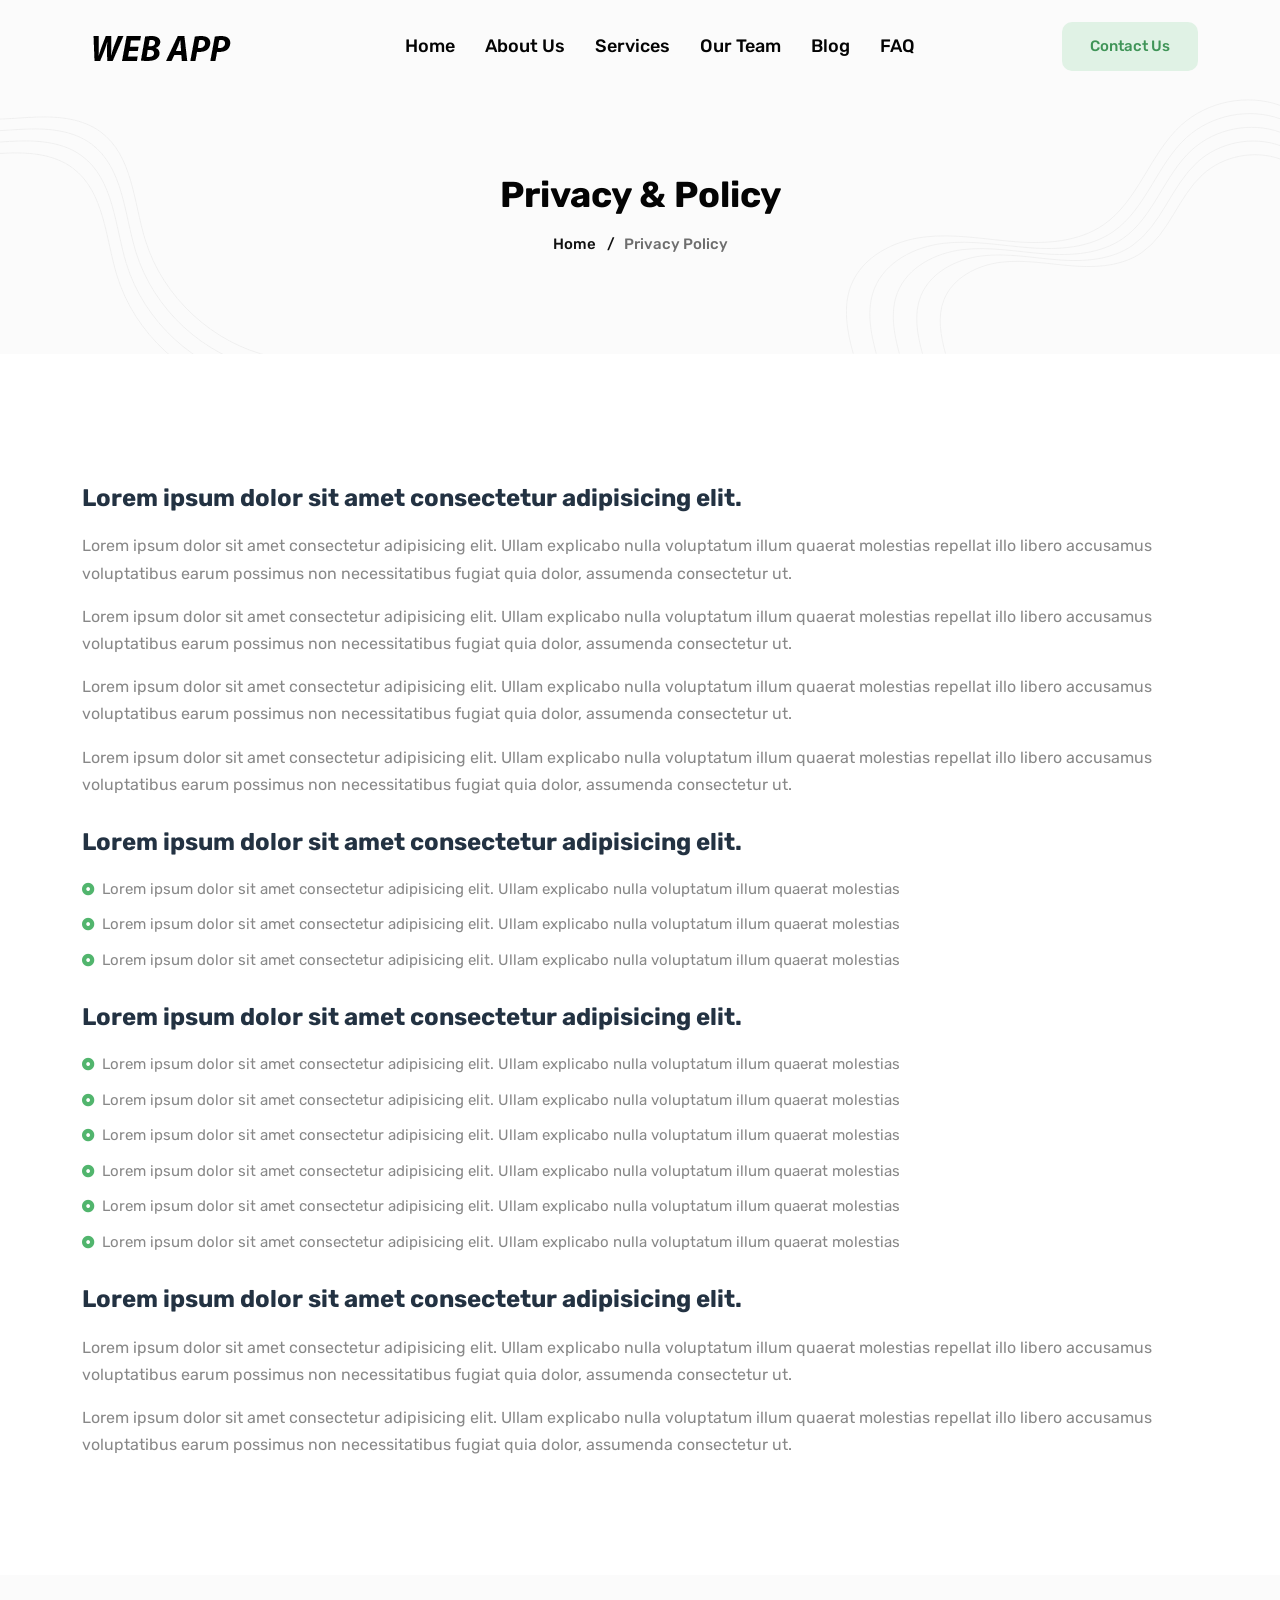
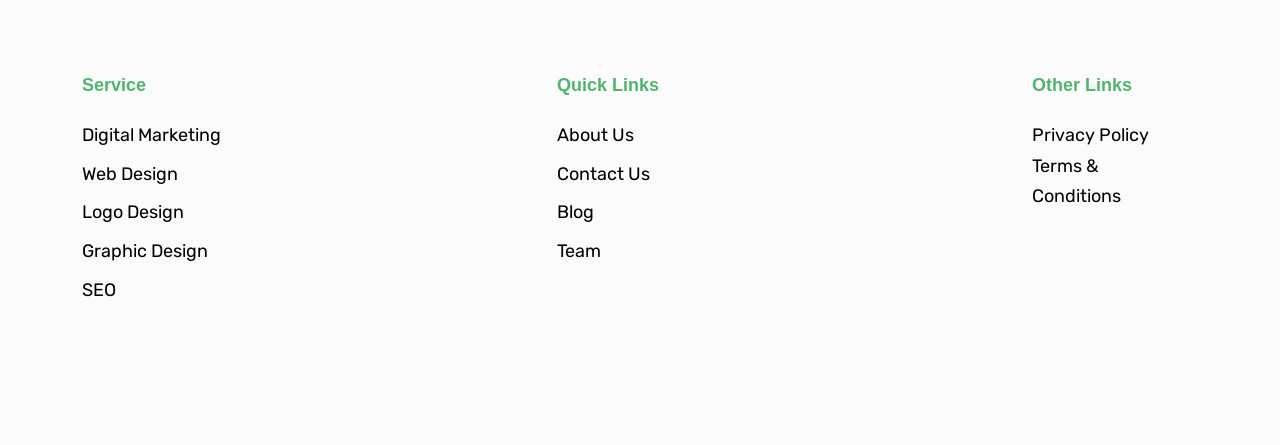
<file: pert3/template/privacy-policy.html>
<!DOCTYPE html>

<html lang="en-us">

<head>
	<meta charset="utf-8">
	<title>Livewire and filament</title>
	<meta name="viewport" content="width=device-width, initial-scale=1, maximum-scale=5">
	<meta name="description" content="This is meta description">
	<meta name="author" content="Themefisher">
	<link rel="shortcut icon" href="images/favicon.png" type="image/x-icon">
	<link rel="icon" href="images/favicon.png" type="image/x-icon">

	<!-- # Google Fonts -->
	<link rel="preconnect" href="https://fonts.googleapis.com">
	<link rel="preconnect" href="https://fonts.gstatic.com" crossorigin>
	<link href="https://fonts.googleapis.com/css2?family=Rubik:wght@400;500;700&display=swap" rel="stylesheet">

	<!-- # CSS Plugins -->
	<link rel="stylesheet" href="plugins/slick/slick.css">
	<link rel="stylesheet" href="plugins/font-awesome/fontawesome.min.css">
	<link rel="stylesheet" href="plugins/font-awesome/brands.css">
	<link rel="stylesheet" href="plugins/font-awesome/solid.css">

	<!-- # Main Style Sheet -->
	<link rel="stylesheet" href="css/style.css">
</head>

<body>

<!-- navigation -->
<header class="navigation bg-tertiary">
	<nav class="navbar navbar-expand-xl navbar-light text-center py-3">
		<div class="container">
			<a class="navbar-brand" href="index.html">
				<img loading="prelaod" decoding="async" class="img-fluid" width="160" src="images/logo.png" alt="Wallet">
			</a>
			<button class="navbar-toggler" type="button" data-bs-toggle="collapse" data-bs-target="#navbarSupportedContent" aria-controls="navbarSupportedContent" aria-expanded="false" aria-label="Toggle navigation"> <span class="navbar-toggler-icon"></span>
			</button>
			<div class="collapse navbar-collapse" id="navbarSupportedContent">
				<ul class="navbar-nav m-auto mb-2 mb-lg-0">
					<li class="nav-item"> <a class="nav-link" href="index.html">Home</a></li>
					<li class="nav-item "> <a class="nav-link" href="about.html">About Us</a></li>
					<li class="nav-item "> <a class="nav-link" href="services.html">Services</a></li>
					<li class="nav-item "> <a class="nav-link" href="team.html">Our Team</a></li>
					<li class="nav-item "><a class="nav-link " href="blog.html">Blog</a></li>
					<li class="nav-item "><a class="nav-link " href="faq.html">FAQ</a></li>
				</ul>
				<a href="#!" class="btn btn-outline-primary">Contact Us</a>				
			</div>
		</div>
	</nav>
</header>
<!-- /navigation -->

<section class="page-header bg-tertiary">
  <div class="container">
    <div class="row">
      <div class="col-8 mx-auto text-center">
        <h2 class="mb-3 text-capitalize">Privacy &amp; Policy</h2>
        <ul class="list-inline breadcrumbs text-capitalize" style="font-weight:500">
          <li class="list-inline-item"><a href="index.html">Home</a>
          </li>
          <li class="list-inline-item">/ &nbsp; <a href="privacy-policy.html">Privacy Policy</a>
          </li>
        </ul>
      </div>
    </div>
  </div>
  <div class="has-shapes">
    <svg class="shape shape-left text-light" viewBox="0 0 192 752" fill="none" xmlns="http://www.w3.org/2000/svg">
      <path
        d="M-30.883 0C-41.3436 36.4248 -22.7145 75.8085 4.29154 102.398C31.2976 128.987 65.8677 146.199 97.6457 166.87C129.424 187.542 160.139 213.902 172.162 249.847C193.542 313.799 149.886 378.897 129.069 443.036C97.5623 540.079 122.109 653.229 191 728.495"
        stroke="currentColor" stroke-miterlimit="10" />
      <path
        d="M-55.5959 7.52271C-66.0565 43.9475 -47.4274 83.3312 -20.4214 109.92C6.58466 136.51 41.1549 153.722 72.9328 174.393C104.711 195.064 135.426 221.425 147.449 257.37C168.829 321.322 125.174 386.42 104.356 450.559C72.8494 547.601 97.3965 660.752 166.287 736.018"
        stroke="currentColor" stroke-miterlimit="10" />
      <path
        d="M-80.3302 15.0449C-90.7909 51.4697 -72.1617 90.8535 -45.1557 117.443C-18.1497 144.032 16.4205 161.244 48.1984 181.915C79.9763 202.587 110.691 228.947 122.715 264.892C144.095 328.844 100.439 393.942 79.622 458.081C48.115 555.123 72.6622 668.274 141.552 743.54"
        stroke="currentColor" stroke-miterlimit="10" />
      <path
        d="M-105.045 22.5676C-115.506 58.9924 -96.8766 98.3762 -69.8706 124.965C-42.8646 151.555 -8.29436 168.767 23.4835 189.438C55.2615 210.109 85.9766 236.469 98.0001 272.415C119.38 336.367 75.7243 401.464 54.9072 465.604C23.4002 562.646 47.9473 675.796 116.838 751.063"
        stroke="currentColor" stroke-miterlimit="10" />
    </svg>
    <svg class="shape shape-right text-light" viewBox="0 0 731 746" fill="none" xmlns="http://www.w3.org/2000/svg">
      <path
        d="M12.1794 745.14C1.80036 707.275 -5.75764 666.015 8.73984 629.537C27.748 581.745 80.4729 554.968 131.538 548.843C182.604 542.703 234.032 552.841 285.323 556.748C336.615 560.64 391.543 557.276 433.828 527.964C492.452 487.323 511.701 408.123 564.607 360.255C608.718 320.353 675.307 307.183 731.29 327.323"
        stroke="currentColor" stroke-miterlimit="10" />
      <path
        d="M51.0253 745.14C41.2045 709.326 34.0538 670.284 47.7668 635.783C65.7491 590.571 115.623 565.242 163.928 559.449C212.248 553.641 260.884 563.235 309.4 566.931C357.916 570.627 409.887 567.429 449.879 539.701C505.35 501.247 523.543 426.331 573.598 381.059C615.326 343.314 678.324 330.853 731.275 349.906"
        stroke="currentColor" stroke-miterlimit="10" />
      <path
        d="M89.8715 745.14C80.6239 711.363 73.8654 674.568 86.8091 642.028C103.766 599.396 150.788 575.515 196.347 570.054C241.906 564.578 287.767 573.629 333.523 577.099C379.278 580.584 428.277 577.567 465.976 551.423C518.279 515.172 535.431 444.525 582.62 401.832C621.964 366.229 681.356 354.493 731.291 372.46"
        stroke="currentColor" stroke-miterlimit="10" />
      <path
        d="M128.718 745.14C120.029 713.414 113.678 678.838 125.837 648.274C141.768 608.221 185.939 585.788 228.737 580.659C271.536 575.515 314.621 584.008 357.6 587.282C400.58 590.556 446.607 587.719 482.028 563.16C531.163 529.111 547.275 462.733 591.612 422.635C628.572 389.19 684.375 378.162 731.276 395.043"
        stroke="currentColor" stroke-miterlimit="10" />
      <path
        d="M167.564 745.14C159.432 715.451 153.504 683.107 164.863 654.519C179.753 617.046 221.088 596.062 261.126 591.265C301.164 586.452 341.473 594.402 381.677 597.465C421.88 600.527 464.95 597.872 498.094 574.896C544.061 543.035 559.146 480.942 600.617 443.423C635.194 412.135 687.406 401.817 731.276 417.612"
        stroke="currentColor" stroke-miterlimit="10" />
      <path
        d="M817.266 289.466C813.108 259.989 787.151 237.697 759.261 227.271C731.372 216.846 701.077 215.553 671.666 210.904C642.254 206.24 611.795 197.156 591.664 175.224C555.853 136.189 566.345 75.5336 560.763 22.8649C552.302 -56.8256 498.487 -130.133 425 -162.081"
        stroke="currentColor" stroke-miterlimit="10" />
      <path
        d="M832.584 276.159C828.427 246.683 802.469 224.391 774.58 213.965C746.69 203.539 716.395 202.246 686.984 197.598C657.573 192.934 627.114 183.85 606.982 161.918C571.172 122.883 581.663 62.2275 576.082 9.55873C567.62 -70.1318 513.806 -143.439 440.318 -175.387"
        stroke="currentColor" stroke-miterlimit="10" />
      <path
        d="M847.904 262.853C843.747 233.376 817.789 211.084 789.9 200.659C762.011 190.233 731.716 188.94 702.304 184.292C672.893 179.627 642.434 170.544 622.303 148.612C586.492 109.577 596.983 48.9211 591.402 -3.74766C582.94 -83.4382 529.126 -156.746 455.638 -188.694"
        stroke="currentColor" stroke-miterlimit="10" />
      <path
        d="M863.24 249.547C859.083 220.07 833.125 197.778 805.236 187.353C777.347 176.927 747.051 175.634 717.64 170.986C688.229 166.321 657.77 157.237 637.639 135.306C601.828 96.2707 612.319 35.6149 606.738 -17.0538C598.276 -96.7443 544.462 -170.052 470.974 -202"
        stroke="currentColor" stroke-miterlimit="10" />
    </svg>
  </div>
</section>

<section class="section-sm">
  <div class="container">
    <div class="row">
      <div class="col-lg-12 mx-auto">
        <div class="content">
          <h3 id="application-processing">Lorem ipsum dolor sit amet consectetur adipisicing elit.</h3>
          <p>Lorem ipsum dolor sit amet consectetur adipisicing elit. Ullam explicabo nulla voluptatum illum quaerat molestias repellat illo libero accusamus voluptatibus earum possimus non necessitatibus fugiat quia dolor, assumenda consectetur ut.</p>

          <p>Lorem ipsum dolor sit amet consectetur adipisicing elit. Ullam explicabo nulla voluptatum illum quaerat molestias repellat illo libero accusamus voluptatibus earum possimus non necessitatibus fugiat quia dolor, assumenda consectetur ut.</p>

          <p>Lorem ipsum dolor sit amet consectetur adipisicing elit. Ullam explicabo nulla voluptatum illum quaerat molestias repellat illo libero accusamus voluptatibus earum possimus non necessitatibus fugiat quia dolor, assumenda consectetur ut.</p>

          <p>Lorem ipsum dolor sit amet consectetur adipisicing elit. Ullam explicabo nulla voluptatum illum quaerat molestias repellat illo libero accusamus voluptatibus earum possimus non necessitatibus fugiat quia dolor, assumenda consectetur ut.</p>
          <h3 id="intellectual-property-rights">Lorem ipsum dolor sit amet consectetur adipisicing elit.</h3>
          <ul>
            <li>Lorem ipsum dolor sit amet consectetur adipisicing elit. Ullam explicabo nulla voluptatum illum quaerat molestias</li>
            <li>Lorem ipsum dolor sit amet consectetur adipisicing elit. Ullam explicabo nulla voluptatum illum quaerat molestias</li>
            <li>Lorem ipsum dolor sit amet consectetur adipisicing elit. Ullam explicabo nulla voluptatum illum quaerat molestias</li>
            
          </ul>
          <h3 id="intellectual-property-rights">Lorem ipsum dolor sit amet consectetur adipisicing elit.</h3>
          <ul>
            <li>Lorem ipsum dolor sit amet consectetur adipisicing elit. Ullam explicabo nulla voluptatum illum quaerat molestias</li>
            <li>Lorem ipsum dolor sit amet consectetur adipisicing elit. Ullam explicabo nulla voluptatum illum quaerat molestias</li>
            <li>Lorem ipsum dolor sit amet consectetur adipisicing elit. Ullam explicabo nulla voluptatum illum quaerat molestias</li>
            <li>Lorem ipsum dolor sit amet consectetur adipisicing elit. Ullam explicabo nulla voluptatum illum quaerat molestias</li>
            <li>Lorem ipsum dolor sit amet consectetur adipisicing elit. Ullam explicabo nulla voluptatum illum quaerat molestias</li>
            <li>Lorem ipsum dolor sit amet consectetur adipisicing elit. Ullam explicabo nulla voluptatum illum quaerat molestias</li>
            
          </ul>

          <h3 id="application-processing">Lorem ipsum dolor sit amet consectetur adipisicing elit.</h3>
          <p>Lorem ipsum dolor sit amet consectetur adipisicing elit. Ullam explicabo nulla voluptatum illum quaerat molestias repellat illo libero accusamus voluptatibus earum possimus non necessitatibus fugiat quia dolor, assumenda consectetur ut.</p>

          <p>Lorem ipsum dolor sit amet consectetur adipisicing elit. Ullam explicabo nulla voluptatum illum quaerat molestias repellat illo libero accusamus voluptatibus earum possimus non necessitatibus fugiat quia dolor, assumenda consectetur ut.</p>

          
        </div>
      </div>
    </div>
  </div>
</section>


<footer class="section-sm bg-tertiary">
	<div class="container">
		<div class="row justify-content-between">
			<div class="col-lg-2 col-md-4 col-6 mb-4">
				<div class="footer-widget">
					<h5 class="mb-4 text-primary font-secondary">Service</h5>
					<ul class="list-unstyled">
						<li class="mb-2"><a href="service-details.html">Digital Marketing</a>
						</li>
						<li class="mb-2"><a href="service-details.html">Web Design</a>
						</li>
						<li class="mb-2"><a href="service-details.html">Logo Design</a>
						</li>
						<li class="mb-2"><a href="service-details.html">Graphic Design</a>
						</li>
						<li class="mb-2"><a href="service-details.html">SEO</a>
						</li>
					</ul>
				</div>
			</div>
			<div class="col-lg-2 col-md-4 col-6 mb-4">
				<div class="footer-widget">
					<h5 class="mb-4 text-primary font-secondary">Quick Links</h5>
					<ul class="list-unstyled">
						<li class="mb-2"><a href="#!">About Us</a>
						</li>
						<li class="mb-2"><a href="#!">Contact Us</a>
						</li>
						<li class="mb-2"><a href="#!">Blog</a>
						</li>
						<li class="mb-2"><a href="#!">Team</a>
						</li>
					</ul>
				</div>
			</div>
			<div class="col-lg-2 col-md-4 col-6 mb-4">
				<div class="footer-widget">
					<h5 class="mb-4 text-primary font-secondary">Other Links</h5>
					<ul class="list-unstyled">
						<li class="list-inline-item me-4"><a class="text-black" href="privacy-policy.html">Privacy Policy</a></li>
						<li class="list-inline-item me-4"><a class="text-black" href="terms.html">Terms &amp; Conditions</a></li>
					</ul>
				</div>
			</div>			
		</div>
		
	</div>
</footer>


<!-- # JS Plugins -->
<script src="plugins/jquery/jquery.min.js"></script>
<script src="plugins/bootstrap/bootstrap.min.js"></script>

<!-- Main Script -->
<script src="js/script.js"></script>

</body>
</html>
</file>
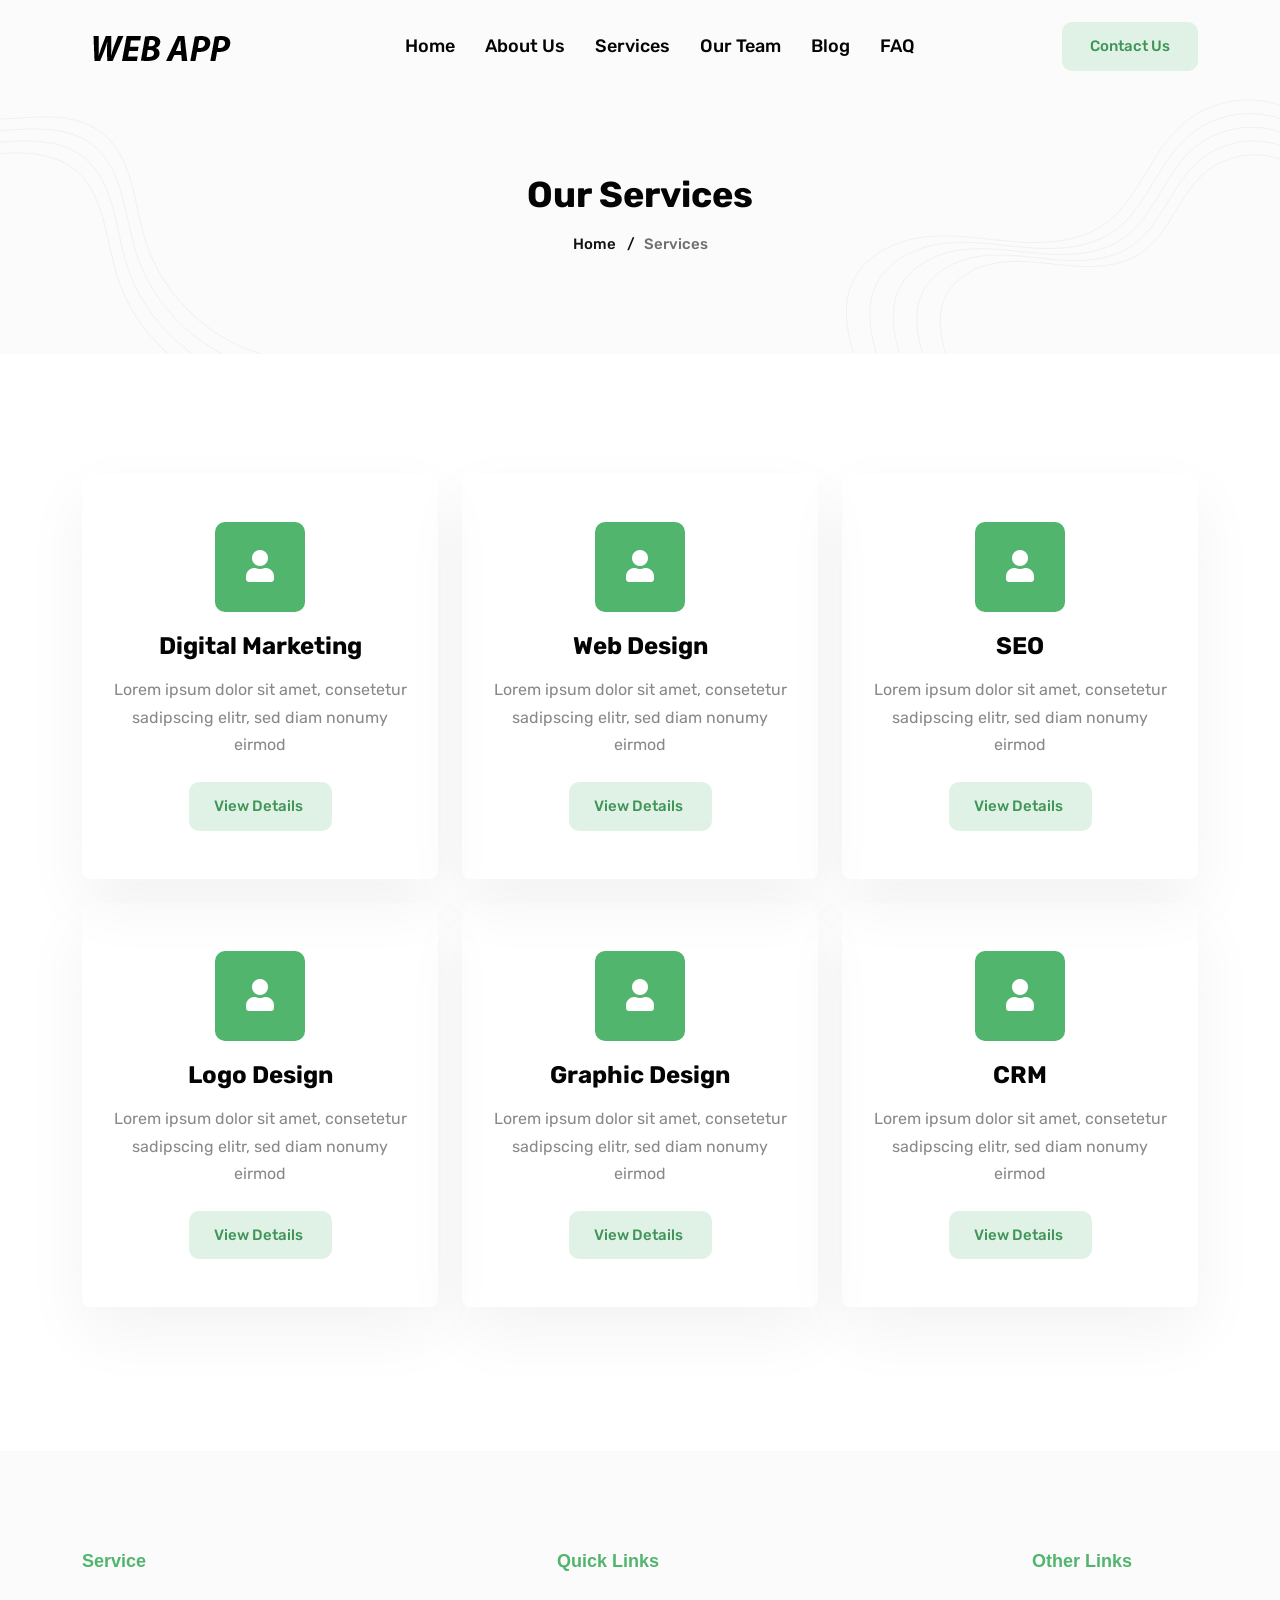
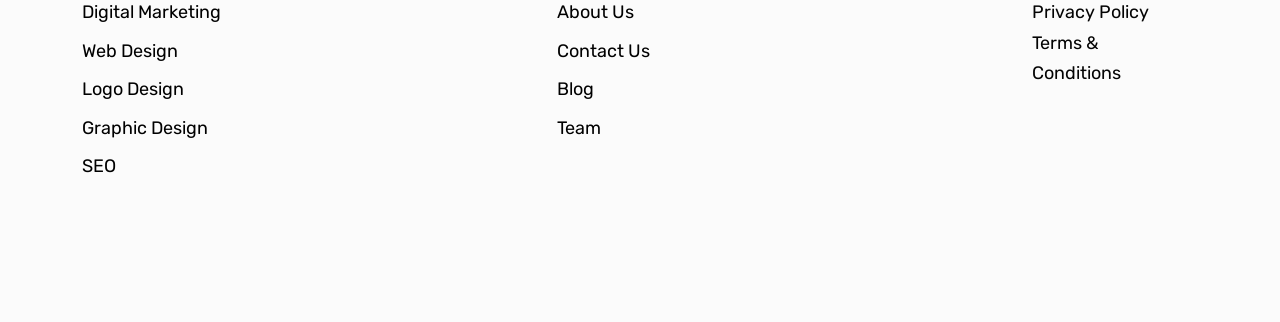
<file: pert3/template/services.html>
<!DOCTYPE html>

<html lang="en-us">

<head>
	<meta charset="utf-8">
	<title>Livewire and filament</title>
	<meta name="viewport" content="width=device-width, initial-scale=1, maximum-scale=5">
	<meta name="description" content="This is meta description">
	<meta name="author" content="Themefisher">
	<link rel="shortcut icon" href="images/favicon.png" type="image/x-icon">
	<link rel="icon" href="images/favicon.png" type="image/x-icon">

	<!-- # Google Fonts -->
	<link rel="preconnect" href="https://fonts.googleapis.com">
	<link rel="preconnect" href="https://fonts.gstatic.com" crossorigin>
	<link href="https://fonts.googleapis.com/css2?family=Rubik:wght@400;500;700&display=swap" rel="stylesheet">

	<!-- # CSS Plugins -->
	<link rel="stylesheet" href="plugins/slick/slick.css">
	<link rel="stylesheet" href="plugins/font-awesome/fontawesome.min.css">
	<link rel="stylesheet" href="plugins/font-awesome/brands.css">
	<link rel="stylesheet" href="plugins/font-awesome/solid.css">

	<!-- # Main Style Sheet -->
	<link rel="stylesheet" href="css/style.css">
</head>

<body>

<!-- navigation -->
<header class="navigation bg-tertiary">
	<nav class="navbar navbar-expand-xl navbar-light text-center py-3">
		<div class="container">
			<a class="navbar-brand" href="index.html">
				<img loading="prelaod" decoding="async" class="img-fluid" width="160" src="images/logo.png" alt="Wallet">
			</a>
			<button class="navbar-toggler" type="button" data-bs-toggle="collapse" data-bs-target="#navbarSupportedContent" aria-controls="navbarSupportedContent" aria-expanded="false" aria-label="Toggle navigation"> <span class="navbar-toggler-icon"></span>
			</button>
			<div class="collapse navbar-collapse" id="navbarSupportedContent">
				<ul class="navbar-nav m-auto mb-2 mb-lg-0">
					<li class="nav-item"> <a class="nav-link" href="index.html">Home</a></li>
					<li class="nav-item "> <a class="nav-link" href="about.html">About Us</a></li>
					<li class="nav-item "> <a class="nav-link" href="services.html">Services</a></li>
					<li class="nav-item "> <a class="nav-link" href="team.html">Our Team</a></li>
					<li class="nav-item "><a class="nav-link " href="blog.html">Blog</a></li>
					<li class="nav-item "><a class="nav-link " href="faq.html">FAQ</a></li>
				</ul>
				<a href="#!" class="btn btn-outline-primary">Contact Us</a>				
			</div>
		</div>
	</nav>
</header>
<!-- /navigation -->

<section class="page-header bg-tertiary">
	<div class="container">
		<div class="row">
			<div class="col-8 mx-auto text-center">
				<h2 class="mb-3 text-capitalize">Our Services</h2>
				<ul class="list-inline breadcrumbs text-capitalize" style="font-weight:500">
					<li class="list-inline-item"><a href="index.html">Home</a>
					</li>
					<li class="list-inline-item">/ &nbsp; <a href="services.html">Services</a>
					</li>
				</ul>
			</div>
		</div>
	</div>
	<div class="has-shapes">
		<svg class="shape shape-left text-light" viewBox="0 0 192 752" fill="none" xmlns="http://www.w3.org/2000/svg">
			<path d="M-30.883 0C-41.3436 36.4248 -22.7145 75.8085 4.29154 102.398C31.2976 128.987 65.8677 146.199 97.6457 166.87C129.424 187.542 160.139 213.902 172.162 249.847C193.542 313.799 149.886 378.897 129.069 443.036C97.5623 540.079 122.109 653.229 191 728.495" stroke="currentColor" stroke-miterlimit="10" />
			<path d="M-55.5959 7.52271C-66.0565 43.9475 -47.4274 83.3312 -20.4214 109.92C6.58466 136.51 41.1549 153.722 72.9328 174.393C104.711 195.064 135.426 221.425 147.449 257.37C168.829 321.322 125.174 386.42 104.356 450.559C72.8494 547.601 97.3965 660.752 166.287 736.018" stroke="currentColor" stroke-miterlimit="10" />
			<path d="M-80.3302 15.0449C-90.7909 51.4697 -72.1617 90.8535 -45.1557 117.443C-18.1497 144.032 16.4205 161.244 48.1984 181.915C79.9763 202.587 110.691 228.947 122.715 264.892C144.095 328.844 100.439 393.942 79.622 458.081C48.115 555.123 72.6622 668.274 141.552 743.54" stroke="currentColor" stroke-miterlimit="10" />
			<path d="M-105.045 22.5676C-115.506 58.9924 -96.8766 98.3762 -69.8706 124.965C-42.8646 151.555 -8.29436 168.767 23.4835 189.438C55.2615 210.109 85.9766 236.469 98.0001 272.415C119.38 336.367 75.7243 401.464 54.9072 465.604C23.4002 562.646 47.9473 675.796 116.838 751.063" stroke="currentColor" stroke-miterlimit="10" />
		</svg>
		<svg class="shape shape-right text-light" viewBox="0 0 731 746" fill="none" xmlns="http://www.w3.org/2000/svg">
			<path d="M12.1794 745.14C1.80036 707.275 -5.75764 666.015 8.73984 629.537C27.748 581.745 80.4729 554.968 131.538 548.843C182.604 542.703 234.032 552.841 285.323 556.748C336.615 560.64 391.543 557.276 433.828 527.964C492.452 487.323 511.701 408.123 564.607 360.255C608.718 320.353 675.307 307.183 731.29 327.323" stroke="currentColor" stroke-miterlimit="10" />
			<path d="M51.0253 745.14C41.2045 709.326 34.0538 670.284 47.7668 635.783C65.7491 590.571 115.623 565.242 163.928 559.449C212.248 553.641 260.884 563.235 309.4 566.931C357.916 570.627 409.887 567.429 449.879 539.701C505.35 501.247 523.543 426.331 573.598 381.059C615.326 343.314 678.324 330.853 731.275 349.906" stroke="currentColor" stroke-miterlimit="10" />
			<path d="M89.8715 745.14C80.6239 711.363 73.8654 674.568 86.8091 642.028C103.766 599.396 150.788 575.515 196.347 570.054C241.906 564.578 287.767 573.629 333.523 577.099C379.278 580.584 428.277 577.567 465.976 551.423C518.279 515.172 535.431 444.525 582.62 401.832C621.964 366.229 681.356 354.493 731.291 372.46" stroke="currentColor" stroke-miterlimit="10" />
			<path d="M128.718 745.14C120.029 713.414 113.678 678.838 125.837 648.274C141.768 608.221 185.939 585.788 228.737 580.659C271.536 575.515 314.621 584.008 357.6 587.282C400.58 590.556 446.607 587.719 482.028 563.16C531.163 529.111 547.275 462.733 591.612 422.635C628.572 389.19 684.375 378.162 731.276 395.043" stroke="currentColor" stroke-miterlimit="10" />
			<path d="M167.564 745.14C159.432 715.451 153.504 683.107 164.863 654.519C179.753 617.046 221.088 596.062 261.126 591.265C301.164 586.452 341.473 594.402 381.677 597.465C421.88 600.527 464.95 597.872 498.094 574.896C544.061 543.035 559.146 480.942 600.617 443.423C635.194 412.135 687.406 401.817 731.276 417.612" stroke="currentColor" stroke-miterlimit="10" />
			<path d="M817.266 289.466C813.108 259.989 787.151 237.697 759.261 227.271C731.372 216.846 701.077 215.553 671.666 210.904C642.254 206.24 611.795 197.156 591.664 175.224C555.853 136.189 566.345 75.5336 560.763 22.8649C552.302 -56.8256 498.487 -130.133 425 -162.081" stroke="currentColor" stroke-miterlimit="10" />
			<path d="M832.584 276.159C828.427 246.683 802.469 224.391 774.58 213.965C746.69 203.539 716.395 202.246 686.984 197.598C657.573 192.934 627.114 183.85 606.982 161.918C571.172 122.883 581.663 62.2275 576.082 9.55873C567.62 -70.1318 513.806 -143.439 440.318 -175.387" stroke="currentColor" stroke-miterlimit="10" />
			<path d="M847.904 262.853C843.747 233.376 817.789 211.084 789.9 200.659C762.011 190.233 731.716 188.94 702.304 184.292C672.893 179.627 642.434 170.544 622.303 148.612C586.492 109.577 596.983 48.9211 591.402 -3.74766C582.94 -83.4382 529.126 -156.746 455.638 -188.694" stroke="currentColor" stroke-miterlimit="10" />
			<path d="M863.24 249.547C859.083 220.07 833.125 197.778 805.236 187.353C777.347 176.927 747.051 175.634 717.64 170.986C688.229 166.321 657.77 157.237 637.639 135.306C601.828 96.2707 612.319 35.6149 606.738 -17.0538C598.276 -96.7443 544.462 -170.052 470.974 -202" stroke="currentColor" stroke-miterlimit="10" />
		</svg>
	</div>
</section>

<section class="section">
	<div class="container">
		<div class="row justify-content-center">
			<div class="icon-box-item text-center col-lg-4 col-md-6 mb-4">
				<div class="rounded shadow py-5 px-4">
					<div class="icon"> <i class="fas fa-user"></i>
					</div>
					<h3 class="mb-3">Digital Marketing</h3>
					<p class="mb-4">Lorem ipsum dolor sit amet, consetetur sadipscing elitr, sed diam nonumy eirmod</p> <a class="btn btn-sm btn-outline-primary" href="service-details.html">View Details <i class="las la-arrow-right ms-1"></i></a>
				</div>
			</div>
			<div class="icon-box-item text-center col-lg-4 col-md-6 mb-4">
				<div class="rounded shadow py-5 px-4">
					<div class="icon"> <i class="fas fa-user"></i>
					</div>
					<h3 class="mb-3">Web Design</h3>
					<p class="mb-4">Lorem ipsum dolor sit amet, consetetur sadipscing elitr, sed diam nonumy eirmod</p> <a class="btn btn-sm btn-outline-primary" href="service-details.html">View Details <i class="las la-arrow-right ms-1"></i></a>
				</div>
			</div>
			<div class="icon-box-item text-center col-lg-4 col-md-6 mb-4">
				<div class="rounded shadow py-5 px-4">
					<div class="icon"> <i class="fas fa-user"></i>
					</div>
					<h3 class="mb-3">SEO</h3>
					<p class="mb-4">Lorem ipsum dolor sit amet, consetetur sadipscing elitr, sed diam nonumy eirmod</p> <a class="btn btn-sm btn-outline-primary" href="service-details.html">View Details <i class="las la-arrow-right ms-1"></i></a>
				</div>
			</div>
			<div class="icon-box-item text-center col-lg-4 col-md-6 mb-4">
				<div class="rounded shadow py-5 px-4">
					<div class="icon"> <i class="fas fa-user"></i>
					</div>
					<h3 class="mb-3">Logo Design</h3>
					<p class="mb-4">Lorem ipsum dolor sit amet, consetetur sadipscing elitr, sed diam nonumy eirmod</p> <a class="btn btn-sm btn-outline-primary" href="service-details.html">View Details <i class="las la-arrow-right ms-1"></i></a>
				</div>
			</div>
			<div class="icon-box-item text-center col-lg-4 col-md-6 mb-4">
				<div class="rounded shadow py-5 px-4">
					<div class="icon"> <i class="fas fa-user"></i>
					</div>
					<h3 class="mb-3">Graphic Design</h3>
					<p class="mb-4">Lorem ipsum dolor sit amet, consetetur sadipscing elitr, sed diam nonumy eirmod</p> <a class="btn btn-sm btn-outline-primary" href="service-details.html">View Details <i class="las la-arrow-right ms-1"></i></a>
				</div>
			</div>
			<div class="icon-box-item text-center col-lg-4 col-md-6 mb-4">
				<div class="rounded shadow py-5 px-4">
					<div class="icon"> <i class="fas fa-user"></i>
					</div>
					<h3 class="mb-3">CRM</h3>
					<p class="mb-4">Lorem ipsum dolor sit amet, consetetur sadipscing elitr, sed diam nonumy eirmod</p> <a class="btn btn-sm btn-outline-primary" href="service-details.html">View Details <i class="las la-arrow-right ms-1"></i></a>
				</div>
			</div>
		</div>
	</div>
</section>


<footer class="section-sm bg-tertiary">
	<div class="container">
		<div class="row justify-content-between">
			<div class="col-lg-2 col-md-4 col-6 mb-4">
				<div class="footer-widget">
					<h5 class="mb-4 text-primary font-secondary">Service</h5>
					<ul class="list-unstyled">
						<li class="mb-2"><a href="service-details.html">Digital Marketing</a>
						</li>
						<li class="mb-2"><a href="service-details.html">Web Design</a>
						</li>
						<li class="mb-2"><a href="service-details.html">Logo Design</a>
						</li>
						<li class="mb-2"><a href="service-details.html">Graphic Design</a>
						</li>
						<li class="mb-2"><a href="service-details.html">SEO</a>
						</li>
					</ul>
				</div>
			</div>
			<div class="col-lg-2 col-md-4 col-6 mb-4">
				<div class="footer-widget">
					<h5 class="mb-4 text-primary font-secondary">Quick Links</h5>
					<ul class="list-unstyled">
						<li class="mb-2"><a href="#!">About Us</a>
						</li>
						<li class="mb-2"><a href="#!">Contact Us</a>
						</li>
						<li class="mb-2"><a href="#!">Blog</a>
						</li>
						<li class="mb-2"><a href="#!">Team</a>
						</li>
					</ul>
				</div>
			</div>
			<div class="col-lg-2 col-md-4 col-6 mb-4">
				<div class="footer-widget">
					<h5 class="mb-4 text-primary font-secondary">Other Links</h5>
					<ul class="list-unstyled">
						<li class="list-inline-item me-4"><a class="text-black" href="privacy-policy.html">Privacy Policy</a>
                        </li>
						<li class="list-inline-item me-4"><a class="text-black" href="terms.html">Terms &amp; Conditions</a>
                        </li>
					</ul>
				</div>
			</div>			
		</div>		
	</div>
</footer>


<!-- # JS Plugins -->
<script src="plugins/jquery/jquery.min.js"></script>
<script src="plugins/bootstrap/bootstrap.min.js"></script>

<!-- Main Script -->
<script src="js/script.js"></script>

</body>
</html>
</file>
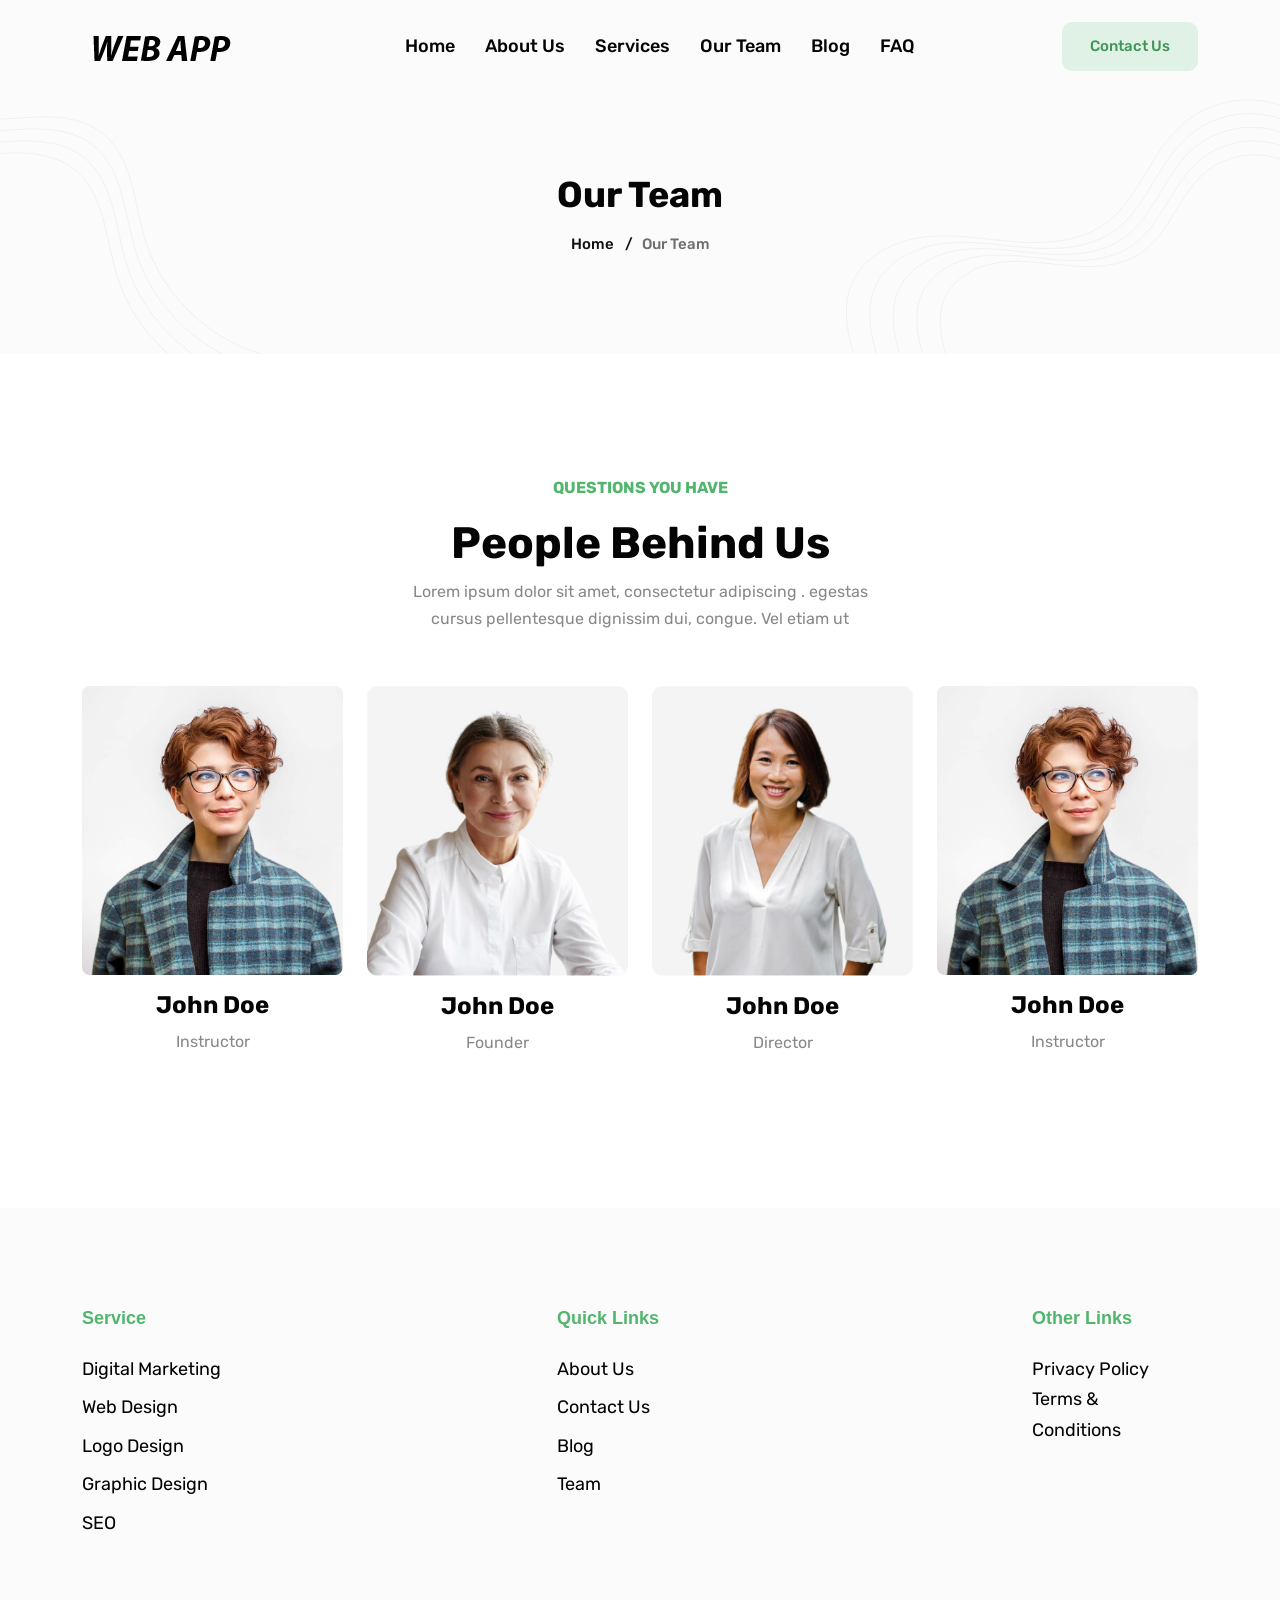
<file: pert3/template/team.html>
<!DOCTYPE html>

<html lang="en-us">

<head>
	<meta charset="utf-8">
	<title>Livewire and filament</title>
	<meta name="viewport" content="width=device-width, initial-scale=1, maximum-scale=5">
	<meta name="description" content="This is meta description">
	<meta name="author" content="Themefisher">
	<link rel="shortcut icon" href="images/favicon.png" type="image/x-icon">
	<link rel="icon" href="images/favicon.png" type="image/x-icon">

	<!-- # Google Fonts -->
	<link rel="preconnect" href="https://fonts.googleapis.com">
	<link rel="preconnect" href="https://fonts.gstatic.com" crossorigin>
	<link href="https://fonts.googleapis.com/css2?family=Rubik:wght@400;500;700&display=swap" rel="stylesheet">

	<!-- # CSS Plugins -->
	<link rel="stylesheet" href="plugins/slick/slick.css">
	<link rel="stylesheet" href="plugins/font-awesome/fontawesome.min.css">
	<link rel="stylesheet" href="plugins/font-awesome/brands.css">
	<link rel="stylesheet" href="plugins/font-awesome/solid.css">

	<!-- # Main Style Sheet -->
	<link rel="stylesheet" href="css/style.css">
</head>

<body>

<!-- navigation -->
<header class="navigation bg-tertiary">
	<nav class="navbar navbar-expand-xl navbar-light text-center py-3">
		<div class="container">
			<a class="navbar-brand" href="index.html">
				<img loading="prelaod" decoding="async" class="img-fluid" width="160" src="images/logo.png" alt="Wallet">
			</a>
			<button class="navbar-toggler" type="button" data-bs-toggle="collapse" data-bs-target="#navbarSupportedContent" aria-controls="navbarSupportedContent" aria-expanded="false" aria-label="Toggle navigation"> <span class="navbar-toggler-icon"></span>
			</button>
			<div class="collapse navbar-collapse" id="navbarSupportedContent">
				<ul class="navbar-nav m-auto mb-2 mb-lg-0">
					<li class="nav-item"> <a class="nav-link" href="index.html">Home</a></li>
					<li class="nav-item "> <a class="nav-link" href="about.html">About Us</a></li>
					<li class="nav-item "> <a class="nav-link" href="services.html">Services</a></li>
					<li class="nav-item "> <a class="nav-link" href="team.html">Our Team</a></li>
					<li class="nav-item "><a class="nav-link " href="blog.html">Blog</a></li>
					<li class="nav-item "><a class="nav-link " href="faq.html">FAQ</a></li>
				</ul>
				<a href="#!" class="btn btn-outline-primary">Contact Us</a>				
			</div>
		</div>
	</nav>
</header>
<!-- /navigation -->




<section class="page-header bg-tertiary">
	<div class="container">
		<div class="row">
			<div class="col-8 mx-auto text-center">
				<h2 class="mb-3 text-capitalize">Our Team</h2>
				<ul class="list-inline breadcrumbs text-capitalize" style="font-weight:500">
					<li class="list-inline-item"><a href="index.html">Home</a>
					</li>
					<li class="list-inline-item">/ &nbsp; <a href="services.html">Our Team</a>
					</li>
				</ul>
			</div>
		</div>
	</div>
	<div class="has-shapes">
		<svg class="shape shape-left text-light" viewBox="0 0 192 752" fill="none" xmlns="http://www.w3.org/2000/svg">
			<path d="M-30.883 0C-41.3436 36.4248 -22.7145 75.8085 4.29154 102.398C31.2976 128.987 65.8677 146.199 97.6457 166.87C129.424 187.542 160.139 213.902 172.162 249.847C193.542 313.799 149.886 378.897 129.069 443.036C97.5623 540.079 122.109 653.229 191 728.495" stroke="currentColor" stroke-miterlimit="10" />
			<path d="M-55.5959 7.52271C-66.0565 43.9475 -47.4274 83.3312 -20.4214 109.92C6.58466 136.51 41.1549 153.722 72.9328 174.393C104.711 195.064 135.426 221.425 147.449 257.37C168.829 321.322 125.174 386.42 104.356 450.559C72.8494 547.601 97.3965 660.752 166.287 736.018" stroke="currentColor" stroke-miterlimit="10" />
			<path d="M-80.3302 15.0449C-90.7909 51.4697 -72.1617 90.8535 -45.1557 117.443C-18.1497 144.032 16.4205 161.244 48.1984 181.915C79.9763 202.587 110.691 228.947 122.715 264.892C144.095 328.844 100.439 393.942 79.622 458.081C48.115 555.123 72.6622 668.274 141.552 743.54" stroke="currentColor" stroke-miterlimit="10" />
			<path d="M-105.045 22.5676C-115.506 58.9924 -96.8766 98.3762 -69.8706 124.965C-42.8646 151.555 -8.29436 168.767 23.4835 189.438C55.2615 210.109 85.9766 236.469 98.0001 272.415C119.38 336.367 75.7243 401.464 54.9072 465.604C23.4002 562.646 47.9473 675.796 116.838 751.063" stroke="currentColor" stroke-miterlimit="10" />
		</svg>
		<svg class="shape shape-right text-light" viewBox="0 0 731 746" fill="none" xmlns="http://www.w3.org/2000/svg">
			<path d="M12.1794 745.14C1.80036 707.275 -5.75764 666.015 8.73984 629.537C27.748 581.745 80.4729 554.968 131.538 548.843C182.604 542.703 234.032 552.841 285.323 556.748C336.615 560.64 391.543 557.276 433.828 527.964C492.452 487.323 511.701 408.123 564.607 360.255C608.718 320.353 675.307 307.183 731.29 327.323" stroke="currentColor" stroke-miterlimit="10" />
			<path d="M51.0253 745.14C41.2045 709.326 34.0538 670.284 47.7668 635.783C65.7491 590.571 115.623 565.242 163.928 559.449C212.248 553.641 260.884 563.235 309.4 566.931C357.916 570.627 409.887 567.429 449.879 539.701C505.35 501.247 523.543 426.331 573.598 381.059C615.326 343.314 678.324 330.853 731.275 349.906" stroke="currentColor" stroke-miterlimit="10" />
			<path d="M89.8715 745.14C80.6239 711.363 73.8654 674.568 86.8091 642.028C103.766 599.396 150.788 575.515 196.347 570.054C241.906 564.578 287.767 573.629 333.523 577.099C379.278 580.584 428.277 577.567 465.976 551.423C518.279 515.172 535.431 444.525 582.62 401.832C621.964 366.229 681.356 354.493 731.291 372.46" stroke="currentColor" stroke-miterlimit="10" />
			<path d="M128.718 745.14C120.029 713.414 113.678 678.838 125.837 648.274C141.768 608.221 185.939 585.788 228.737 580.659C271.536 575.515 314.621 584.008 357.6 587.282C400.58 590.556 446.607 587.719 482.028 563.16C531.163 529.111 547.275 462.733 591.612 422.635C628.572 389.19 684.375 378.162 731.276 395.043" stroke="currentColor" stroke-miterlimit="10" />
			<path d="M167.564 745.14C159.432 715.451 153.504 683.107 164.863 654.519C179.753 617.046 221.088 596.062 261.126 591.265C301.164 586.452 341.473 594.402 381.677 597.465C421.88 600.527 464.95 597.872 498.094 574.896C544.061 543.035 559.146 480.942 600.617 443.423C635.194 412.135 687.406 401.817 731.276 417.612" stroke="currentColor" stroke-miterlimit="10" />
			<path d="M817.266 289.466C813.108 259.989 787.151 237.697 759.261 227.271C731.372 216.846 701.077 215.553 671.666 210.904C642.254 206.24 611.795 197.156 591.664 175.224C555.853 136.189 566.345 75.5336 560.763 22.8649C552.302 -56.8256 498.487 -130.133 425 -162.081" stroke="currentColor" stroke-miterlimit="10" />
			<path d="M832.584 276.159C828.427 246.683 802.469 224.391 774.58 213.965C746.69 203.539 716.395 202.246 686.984 197.598C657.573 192.934 627.114 183.85 606.982 161.918C571.172 122.883 581.663 62.2275 576.082 9.55873C567.62 -70.1318 513.806 -143.439 440.318 -175.387" stroke="currentColor" stroke-miterlimit="10" />
			<path d="M847.904 262.853C843.747 233.376 817.789 211.084 789.9 200.659C762.011 190.233 731.716 188.94 702.304 184.292C672.893 179.627 642.434 170.544 622.303 148.612C586.492 109.577 596.983 48.9211 591.402 -3.74766C582.94 -83.4382 529.126 -156.746 455.638 -188.694" stroke="currentColor" stroke-miterlimit="10" />
			<path d="M863.24 249.547C859.083 220.07 833.125 197.778 805.236 187.353C777.347 176.927 747.051 175.634 717.64 170.986C688.229 166.321 657.77 157.237 637.639 135.306C601.828 96.2707 612.319 35.6149 606.738 -17.0538C598.276 -96.7443 544.462 -170.052 470.974 -202" stroke="currentColor" stroke-miterlimit="10" />
		</svg>
	</div>
</section>


<section class="section teams">
	<div class="container">
		<div class="row justify-content-center">
			<div class="col-12">
				<div class="section-title text-center">
					<p class="text-primary text-uppercase fw-bold mb-3">Questions You Have</p>
					<h1>People Behind Us</h1>
					<p class="mb-0">Lorem ipsum dolor sit amet, consectetur adipiscing . egestas
						<br>cursus pellentesque dignissim dui, congue. Vel etiam ut</p>
				</div>
			</div>
		</div>
		<div class="row position-relative">
			<div class="col-xl-3 col-lg-4 col-md-6 mt-4">
				<div class="card bg-transparent border-0 text-center">
					<div class="card-img">
						<img loading="lazy" decoding="async" src="images/about/team-1.jpg" alt="Scarlet Pena" class="rounded w-100" width="300" height="332">
						<ul class="card-social list-inline">
							<li class="list-inline-item"><a class="facebook" href="#"><i class="fab fa-facebook"></i></a>
							</li>
							<li class="list-inline-item"><a class="twitter" href="#"><i class="fab fa-twitter"></i></a>
							</li>
							<li class="list-inline-item"><a class="instagram" href="#"><i class="fab fa-instagram"></i></a>
							</li>
						</ul>
					</div>
					<div class="card-body">
						<h3>John Doe</h3>
						<p>Instructor</p>
					</div>
				</div>
			</div>
			<div class="col-xl-3 col-lg-4 col-md-6 mt-4">
				<div class="card bg-transparent border-0 text-center">
					<div class="card-img">
						<img loading="lazy" decoding="async" src="images/about/team-2.jpg" alt="Claire Simmmons" class="rounded w-100" width="300" height="333">
						<ul class="card-social list-inline">
							<li class="list-inline-item"><a class="facebook" href="#"><i class="fab fa-facebook"></i></a>
							</li>
							<li class="list-inline-item"><a class="twitter" href="#"><i class="fab fa-twitter"></i></a>
							</li>
							<li class="list-inline-item"><a class="instagram" href="#"><i class="fab fa-instagram"></i></a>
							</li>
						</ul>
					</div>
					<div class="card-body">
						<h3>John Doe</h3>
						<p>Founder</p>
					</div>
				</div>
			</div>
			<div class="col-xl-3 col-lg-4 col-md-6 mt-4">
				<div class="card bg-transparent border-0 text-center">
					<div class="card-img">
						<img loading="lazy" decoding="async" src="images/about/team-3.jpg" alt="Leslie Pena" class="rounded w-100" width="300" height="333">
						<ul class="card-social list-inline">
							<li class="list-inline-item"><a class="facebook" href="#"><i class="fab fa-facebook"></i></a>
							</li>
							<li class="list-inline-item"><a class="twitter" href="#"><i class="fab fa-twitter"></i></a>
							</li>
							<li class="list-inline-item"><a class="instagram" href="#"><i class="fab fa-instagram"></i></a>
							</li>
						</ul>
					</div>
					<div class="card-body">
						<h3>John Doe</h3>
						<p>Director</p>
					</div>
				</div>
			</div>
			<div class="col-xl-3 col-lg-4 col-md-6 mt-4">
				<div class="card bg-transparent border-0 text-center">
					<div class="card-img">
						<img loading="lazy" decoding="async" src="images/about/team-1.jpg" alt="Scarlet Pena" class="rounded w-100" width="300" height="332">
						<ul class="card-social list-inline">
							<li class="list-inline-item"><a class="facebook" href="#"><i class="fab fa-facebook"></i></a>
							</li>
							<li class="list-inline-item"><a class="twitter" href="#"><i class="fab fa-twitter"></i></a>
							</li>
							<li class="list-inline-item"><a class="instagram" href="#"><i class="fab fa-instagram"></i></a>
							</li>
						</ul>
					</div>
					<div class="card-body">
						<h3>John Doe</h3>
						<p>Instructor</p>
					</div>
				</div>
			</div>
		</div>
	</div>
</section>


<footer class="section-sm bg-tertiary">
	<div class="container">
		<div class="row justify-content-between">
			<div class="col-lg-2 col-md-4 col-6 mb-4">
				<div class="footer-widget">
					<h5 class="mb-4 text-primary font-secondary">Service</h5>
					<ul class="list-unstyled">
						<li class="mb-2"><a href="service-details.html">Digital Marketing</a>
						</li>
						<li class="mb-2"><a href="service-details.html">Web Design</a>
						</li>
						<li class="mb-2"><a href="service-details.html">Logo Design</a>
						</li>
						<li class="mb-2"><a href="service-details.html">Graphic Design</a>
						</li>
						<li class="mb-2"><a href="service-details.html">SEO</a>
						</li>
					</ul>
				</div>
			</div>
			<div class="col-lg-2 col-md-4 col-6 mb-4">
				<div class="footer-widget">
					<h5 class="mb-4 text-primary font-secondary">Quick Links</h5>
					<ul class="list-unstyled">
						<li class="mb-2"><a href="#!">About Us</a>
						</li>
						<li class="mb-2"><a href="#!">Contact Us</a>
						</li>
						<li class="mb-2"><a href="#!">Blog</a>
						</li>
						<li class="mb-2"><a href="#!">Team</a>
						</li>
					</ul>
				</div>
			</div>
			<div class="col-lg-2 col-md-4 col-6 mb-4">
				<div class="footer-widget">
					<h5 class="mb-4 text-primary font-secondary">Other Links</h5>
					<ul class="list-unstyled">
						<li class="list-inline-item me-4"><a class="text-black" href="privacy-policy.html">Privacy Policy</a>
                        </li>
						<li class="list-inline-item me-4"><a class="text-black" href="terms.html">Terms &amp; Conditions</a>
                        </li>
					</ul>
				</div>
			</div>			
		</div>		
	</div>
</footer>


<!-- # JS Plugins -->
<script src="plugins/jquery/jquery.min.js"></script>
<script src="plugins/bootstrap/bootstrap.min.js"></script>

<!-- Main Script -->
<script src="js/script.js"></script>

</body>
</html>
</file>
<file: pert3/template/css/style.css>
/**
 * WEBSITE: https://themefisher.com
 * TWITTER: https://twitter.com/themefisher
 * FACEBOOK: https://www.facebook.com/themefisher
 * GITHUB: https://github.com/themefisher/
 */

@charset "UTF-8";
/*!
 * Bootstrap v5.0.2 (https://getbootstrap.com/)
 * Copyright 2011-2021 The Bootstrap Authors
 * Copyright 2011-2021 Twitter, Inc.
 * Licensed under MIT (https://github.com/twbs/bootstrap/blob/main/LICENSE)
 */
:root {
  --bs-blue: #0d6efd;
  --bs-indigo: #6610f2;
  --bs-purple: #6f42c1;
  --bs-pink: #d63384;
  --bs-red: #dc3545;
  --bs-orange: #fd7e14;
  --bs-yellow: #ffc107;
  --bs-green: #198754;
  --bs-teal: #20c997;
  --bs-cyan: #0dcaf0;
  --bs-white: #fff;
  --bs-gray: #6c757d;
  --bs-gray-dark: #343a40;
  --bs-primary: #0d6efd;
  --bs-secondary: #6c757d;
  --bs-success: #198754;
  --bs-info: #0dcaf0;
  --bs-warning: #ffc107;
  --bs-danger: #dc3545;
  --bs-light: #EAEAEA;
  --bs-dark: #233242;
  --bs-font-sans-serif: system-ui, -apple-system, "Segoe UI", Roboto, "Helvetica Neue", Arial, "Noto Sans", "Liberation Sans", sans-serif, "Apple Color Emoji", "Segoe UI Emoji", "Segoe UI Symbol", "Noto Color Emoji";
  --bs-font-monospace: SFMono-Regular, Menlo, Monaco, Consolas, "Liberation Mono", "Courier New", monospace;
  --bs-gradient: linear-gradient(180deg, rgba(255, 255, 255, 0.15), rgba(255, 255, 255, 0));
}

*,
*::before,
*::after {
  box-sizing: border-box;
}

@media (prefers-reduced-motion: no-preference) {
  :root {
    scroll-behavior: smooth;
  }
}

body {
  margin: 0;
  font-family: var(--bs-font-sans-serif);
  font-size: 1rem;
  font-weight: 400;
  line-height: 1.5;
  color: #fff;
  background-color: #fff;
  -webkit-text-size-adjust: 100%;
  -webkit-tap-highlight-color: rgba(0, 0, 0, 0);
}

hr {
  margin: 1rem 0;
  color: inherit;
  background-color: currentColor;
  border: 0;
  opacity: 0.25;
}

hr:not([size]) {
  height: 1px;
}

h6, .h6, h5, .h5, h4, .h4, h3, .h3, h2, .h2, h1, .h1 {
  margin-top: 0;
  margin-bottom: 0.5rem;
  font-weight: 500;
  line-height: 1.2;
}

h1, .h1 {
  font-size: calc(1.375rem + 1.5vw);
}
@media (min-width: 1200px) {
  h1, .h1 {
    font-size: 2.5rem;
  }
}

h2, .h2 {
  font-size: calc(1.325rem + 0.9vw);
}
@media (min-width: 1200px) {
  h2, .h2 {
    font-size: 2rem;
  }
}

h3, .h3 {
  font-size: calc(1.3rem + 0.6vw);
}
@media (min-width: 1200px) {
  h3, .h3 {
    font-size: 1.75rem;
  }
}

h4, .h4 {
  font-size: calc(1.275rem + 0.3vw);
}
@media (min-width: 1200px) {
  h4, .h4 {
    font-size: 1.5rem;
  }
}

h5, .h5 {
  font-size: 1.25rem;
}

h6, .h6 {
  font-size: 1rem;
}

p {
  margin-top: 0;
  margin-bottom: 1rem;
}

abbr[title],
abbr[data-bs-original-title] {
  -webkit-text-decoration: underline dotted;
          text-decoration: underline dotted;
  cursor: help;
  -webkit-text-decoration-skip-ink: none;
          text-decoration-skip-ink: none;
}

address {
  margin-bottom: 1rem;
  font-style: normal;
  line-height: inherit;
}

ol,
ul {
  padding-left: 2rem;
}

ol,
ul,
dl {
  margin-top: 0;
  margin-bottom: 1rem;
}

ol ol,
ul ul,
ol ul,
ul ol {
  margin-bottom: 0;
}

dt {
  font-weight: 700;
}

dd {
  margin-bottom: 0.5rem;
  margin-left: 0;
}

blockquote {
  margin: 0 0 1rem;
}

b,
strong {
  font-weight: bolder;
}

small, .small {
  font-size: 0.875em;
}

mark, .mark {
  padding: 0.2em;
  background-color: #fcf8e3;
}

sub,
sup {
  position: relative;
  font-size: 0.75em;
  line-height: 0;
  vertical-align: baseline;
}

sub {
  bottom: -0.25em;
}

sup {
  top: -0.5em;
}

a {
  color: #0d6efd;
  text-decoration: underline;
}
a:hover {
  color: #0a58ca;
}

a:not([href]):not([class]), a:not([href]):not([class]):hover {
  color: inherit;
  text-decoration: none;
}

pre,
code,
kbd,
samp {
  font-family: var(--bs-font-monospace);
  font-size: 1em;
  direction: ltr /* rtl:ignore */;
  unicode-bidi: bidi-override;
}

pre {
  display: block;
  margin-top: 0;
  margin-bottom: 1rem;
  overflow: auto;
  font-size: 0.875em;
}
pre code {
  font-size: inherit;
  color: inherit;
  word-break: normal;
}

code {
  font-size: 0.875em;
  color: #d63384;
  word-wrap: break-word;
}
a > code {
  color: inherit;
}

kbd {
  padding: 0.2rem 0.4rem;
  font-size: 0.875em;
  color: #fff;
  background-color: #212529;
  border-radius: 0.2rem;
}
kbd kbd {
  padding: 0;
  font-size: 1em;
  font-weight: 700;
}

figure {
  margin: 0 0 1rem;
}

img,
svg {
  vertical-align: middle;
}

table {
  caption-side: bottom;
  border-collapse: collapse;
}

caption {
  padding-top: 0.5rem;
  padding-bottom: 0.5rem;
  color: #6c757d;
  text-align: left;
}

th {
  text-align: inherit;
  text-align: -webkit-match-parent;
}

thead,
tbody,
tfoot,
tr,
td,
th {
  border-color: inherit;
  border-style: solid;
  border-width: 0;
}

label {
  display: inline-block;
}

button {
  border-radius: 0;
}

button:focus:not(:focus-visible) {
  outline: 0;
}

input,
button,
select,
optgroup,
textarea {
  margin: 0;
  font-family: inherit;
  font-size: inherit;
  line-height: inherit;
}

button,
select {
  text-transform: none;
}

[role=button] {
  cursor: pointer;
}

select {
  word-wrap: normal;
}
select:disabled {
  opacity: 1;
}

[list]::-webkit-calendar-picker-indicator {
  display: none;
}

button,
[type=button],
[type=reset],
[type=submit] {
  -webkit-appearance: button;
}
button:not(:disabled),
[type=button]:not(:disabled),
[type=reset]:not(:disabled),
[type=submit]:not(:disabled) {
  cursor: pointer;
}

::-moz-focus-inner {
  padding: 0;
  border-style: none;
}

textarea {
  resize: vertical;
}

fieldset {
  min-width: 0;
  padding: 0;
  margin: 0;
  border: 0;
}

legend {
  float: left;
  width: 100%;
  padding: 0;
  margin-bottom: 0.5rem;
  font-size: calc(1.275rem + 0.3vw);
  line-height: inherit;
}
@media (min-width: 1200px) {
  legend {
    font-size: 1.5rem;
  }
}
legend + * {
  clear: left;
}

::-webkit-datetime-edit-fields-wrapper,
::-webkit-datetime-edit-text,
::-webkit-datetime-edit-minute,
::-webkit-datetime-edit-hour-field,
::-webkit-datetime-edit-day-field,
::-webkit-datetime-edit-month-field,
::-webkit-datetime-edit-year-field {
  padding: 0;
}

::-webkit-inner-spin-button {
  height: auto;
}

[type=search] {
  outline-offset: -2px;
  -webkit-appearance: textfield;
}

/* rtl:raw:
[type="tel"],
[type="url"],
[type="email"],
[type="number"] {
  direction: ltr;
}
*/
::-webkit-search-decoration {
  -webkit-appearance: none;
}

::-webkit-color-swatch-wrapper {
  padding: 0;
}

::-webkit-file-upload-button {
  font: inherit;
}

::file-selector-button {
  font: inherit;
}

::-webkit-file-upload-button {
  font: inherit;
  -webkit-appearance: button;
}

output {
  display: inline-block;
}

iframe {
  border: 0;
}

summary {
  display: list-item;
  cursor: pointer;
}

progress {
  vertical-align: baseline;
}

[hidden] {
  display: none !important;
}

.lead {
  font-size: 1.25rem;
  font-weight: 300;
}

.display-1 {
  font-size: calc(1.625rem + 4.5vw);
  font-weight: 300;
  line-height: 1.2;
}
@media (min-width: 1200px) {
  .display-1 {
    font-size: 5rem;
  }
}

.display-2 {
  font-size: calc(1.575rem + 3.9vw);
  font-weight: 300;
  line-height: 1.2;
}
@media (min-width: 1200px) {
  .display-2 {
    font-size: 4.5rem;
  }
}

.display-3 {
  font-size: calc(1.525rem + 3.3vw);
  font-weight: 300;
  line-height: 1.2;
}
@media (min-width: 1200px) {
  .display-3 {
    font-size: 4rem;
  }
}

.display-4 {
  font-size: calc(1.475rem + 2.7vw);
  font-weight: 300;
  line-height: 1.2;
}
@media (min-width: 1200px) {
  .display-4 {
    font-size: 3.5rem;
  }
}

.display-5 {
  font-size: calc(1.425rem + 2.1vw);
  font-weight: 300;
  line-height: 1.2;
}
@media (min-width: 1200px) {
  .display-5 {
    font-size: 3rem;
  }
}

.display-6 {
  font-size: calc(1.375rem + 1.5vw);
  font-weight: 300;
  line-height: 1.2;
}
@media (min-width: 1200px) {
  .display-6 {
    font-size: 2.5rem;
  }
}

.list-unstyled {
  padding-left: 0;
  list-style: none;
}

.list-inline {
  padding-left: 0;
  list-style: none;
}

.list-inline-item {
  display: inline-block;
}
.list-inline-item:not(:last-child) {
  margin-right: 0.5rem;
}

.initialism {
  font-size: 0.875em;
  text-transform: uppercase;
}

.blockquote {
  margin-bottom: 1rem;
  font-size: 1.25rem;
}
.blockquote > :last-child {
  margin-bottom: 0;
}

.blockquote-footer {
  margin-top: -1rem;
  margin-bottom: 1rem;
  font-size: 0.875em;
  color: #6c757d;
}
.blockquote-footer::before {
  content: "— ";
}

.img-fluid {
  max-width: 100%;
  height: auto;
}

.img-thumbnail {
  padding: 0.25rem;
  background-color: #fff;
  border: 1px solid #dee2e6;
  border-radius: 0.25rem;
  max-width: 100%;
  height: auto;
}

.figure {
  display: inline-block;
}

.figure-img {
  margin-bottom: 0.5rem;
  line-height: 1;
}

.figure-caption {
  font-size: 0.875em;
  color: #6c757d;
}

.container,
.container-fluid,
.container-xxl,
.container-xl,
.container-lg,
.container-md,
.container-sm {
  width: 100%;
  padding-right: var(--bs-gutter-x, 0.75rem);
  padding-left: var(--bs-gutter-x, 0.75rem);
  margin-right: auto;
  margin-left: auto;
}

@media (min-width: 576px) {
  .container-sm, .container {
    max-width: 540px;
  }
}
@media (min-width: 768px) {
  .container-md, .container-sm, .container {
    max-width: 720px;
  }
}
@media (min-width: 992px) {
  .container-lg, .container-md, .container-sm, .container {
    max-width: 960px;
  }
}
@media (min-width: 1200px) {
  .container-xl, .container-lg, .container-md, .container-sm, .container {
    max-width: 1140px;
  }
}
@media (min-width: 1400px) {
  .container-xxl, .container-xl, .container-lg, .container-md, .container-sm, .container {
    max-width: 1320px;
  }
}
.row {
  --bs-gutter-x: 1.5rem;
  --bs-gutter-y: 0;
  display: flex;
  flex-wrap: wrap;
  margin-top: calc(var(--bs-gutter-y) * -1);
  margin-right: calc(var(--bs-gutter-x) * -0.5);
  margin-left: calc(var(--bs-gutter-x) * -0.5);
}
.row > * {
  flex-shrink: 0;
  width: 100%;
  max-width: 100%;
  padding-right: calc(var(--bs-gutter-x) * 0.5);
  padding-left: calc(var(--bs-gutter-x) * 0.5);
  margin-top: var(--bs-gutter-y);
}

.col {
  flex: 1 0 0%;
}

.row-cols-auto > * {
  flex: 0 0 auto;
  width: auto;
}

.row-cols-1 > * {
  flex: 0 0 auto;
  width: 100%;
}

.row-cols-2 > * {
  flex: 0 0 auto;
  width: 50%;
}

.row-cols-3 > * {
  flex: 0 0 auto;
  width: 33.3333333333%;
}

.row-cols-4 > * {
  flex: 0 0 auto;
  width: 25%;
}

.row-cols-5 > * {
  flex: 0 0 auto;
  width: 20%;
}

.row-cols-6 > * {
  flex: 0 0 auto;
  width: 16.6666666667%;
}

@media (min-width: 576px) {
  .col-sm {
    flex: 1 0 0%;
  }
  .row-cols-sm-auto > * {
    flex: 0 0 auto;
    width: auto;
  }
  .row-cols-sm-1 > * {
    flex: 0 0 auto;
    width: 100%;
  }
  .row-cols-sm-2 > * {
    flex: 0 0 auto;
    width: 50%;
  }
  .row-cols-sm-3 > * {
    flex: 0 0 auto;
    width: 33.3333333333%;
  }
  .row-cols-sm-4 > * {
    flex: 0 0 auto;
    width: 25%;
  }
  .row-cols-sm-5 > * {
    flex: 0 0 auto;
    width: 20%;
  }
  .row-cols-sm-6 > * {
    flex: 0 0 auto;
    width: 16.6666666667%;
  }
}
@media (min-width: 768px) {
  .col-md {
    flex: 1 0 0%;
  }
  .row-cols-md-auto > * {
    flex: 0 0 auto;
    width: auto;
  }
  .row-cols-md-1 > * {
    flex: 0 0 auto;
    width: 100%;
  }
  .row-cols-md-2 > * {
    flex: 0 0 auto;
    width: 50%;
  }
  .row-cols-md-3 > * {
    flex: 0 0 auto;
    width: 33.3333333333%;
  }
  .row-cols-md-4 > * {
    flex: 0 0 auto;
    width: 25%;
  }
  .row-cols-md-5 > * {
    flex: 0 0 auto;
    width: 20%;
  }
  .row-cols-md-6 > * {
    flex: 0 0 auto;
    width: 16.6666666667%;
  }
}
@media (min-width: 992px) {
  .col-lg {
    flex: 1 0 0%;
  }
  .row-cols-lg-auto > * {
    flex: 0 0 auto;
    width: auto;
  }
  .row-cols-lg-1 > * {
    flex: 0 0 auto;
    width: 100%;
  }
  .row-cols-lg-2 > * {
    flex: 0 0 auto;
    width: 50%;
  }
  .row-cols-lg-3 > * {
    flex: 0 0 auto;
    width: 33.3333333333%;
  }
  .row-cols-lg-4 > * {
    flex: 0 0 auto;
    width: 25%;
  }
  .row-cols-lg-5 > * {
    flex: 0 0 auto;
    width: 20%;
  }
  .row-cols-lg-6 > * {
    flex: 0 0 auto;
    width: 16.6666666667%;
  }
}
@media (min-width: 1200px) {
  .col-xl {
    flex: 1 0 0%;
  }
  .row-cols-xl-auto > * {
    flex: 0 0 auto;
    width: auto;
  }
  .row-cols-xl-1 > * {
    flex: 0 0 auto;
    width: 100%;
  }
  .row-cols-xl-2 > * {
    flex: 0 0 auto;
    width: 50%;
  }
  .row-cols-xl-3 > * {
    flex: 0 0 auto;
    width: 33.3333333333%;
  }
  .row-cols-xl-4 > * {
    flex: 0 0 auto;
    width: 25%;
  }
  .row-cols-xl-5 > * {
    flex: 0 0 auto;
    width: 20%;
  }
  .row-cols-xl-6 > * {
    flex: 0 0 auto;
    width: 16.6666666667%;
  }
}
@media (min-width: 1400px) {
  .col-xxl {
    flex: 1 0 0%;
  }
  .row-cols-xxl-auto > * {
    flex: 0 0 auto;
    width: auto;
  }
  .row-cols-xxl-1 > * {
    flex: 0 0 auto;
    width: 100%;
  }
  .row-cols-xxl-2 > * {
    flex: 0 0 auto;
    width: 50%;
  }
  .row-cols-xxl-3 > * {
    flex: 0 0 auto;
    width: 33.3333333333%;
  }
  .row-cols-xxl-4 > * {
    flex: 0 0 auto;
    width: 25%;
  }
  .row-cols-xxl-5 > * {
    flex: 0 0 auto;
    width: 20%;
  }
  .row-cols-xxl-6 > * {
    flex: 0 0 auto;
    width: 16.6666666667%;
  }
}
.col-auto {
  flex: 0 0 auto;
  width: auto;
}

.col-1 {
  flex: 0 0 auto;
  width: 8.33333333%;
}

.col-2 {
  flex: 0 0 auto;
  width: 16.66666667%;
}

.col-3 {
  flex: 0 0 auto;
  width: 25%;
}

.col-4 {
  flex: 0 0 auto;
  width: 33.33333333%;
}

.col-5 {
  flex: 0 0 auto;
  width: 41.66666667%;
}

.col-6 {
  flex: 0 0 auto;
  width: 50%;
}

.col-7 {
  flex: 0 0 auto;
  width: 58.33333333%;
}

.col-8 {
  flex: 0 0 auto;
  width: 66.66666667%;
}

.col-9 {
  flex: 0 0 auto;
  width: 75%;
}

.col-10 {
  flex: 0 0 auto;
  width: 83.33333333%;
}

.col-11 {
  flex: 0 0 auto;
  width: 91.66666667%;
}

.col-12 {
  flex: 0 0 auto;
  width: 100%;
}

.offset-1 {
  margin-left: 8.33333333%;
}

.offset-2 {
  margin-left: 16.66666667%;
}

.offset-3 {
  margin-left: 25%;
}

.offset-4 {
  margin-left: 33.33333333%;
}

.offset-5 {
  margin-left: 41.66666667%;
}

.offset-6 {
  margin-left: 50%;
}

.offset-7 {
  margin-left: 58.33333333%;
}

.offset-8 {
  margin-left: 66.66666667%;
}

.offset-9 {
  margin-left: 75%;
}

.offset-10 {
  margin-left: 83.33333333%;
}

.offset-11 {
  margin-left: 91.66666667%;
}

.g-0,
.gx-0 {
  --bs-gutter-x: 0;
}

.g-0,
.gy-0 {
  --bs-gutter-y: 0;
}

.g-1,
.gx-1 {
  --bs-gutter-x: 0.25rem;
}

.g-1,
.gy-1 {
  --bs-gutter-y: 0.25rem;
}

.g-2,
.gx-2 {
  --bs-gutter-x: 0.5rem;
}

.g-2,
.gy-2 {
  --bs-gutter-y: 0.5rem;
}

.g-3,
.gx-3 {
  --bs-gutter-x: 1rem;
}

.g-3,
.gy-3 {
  --bs-gutter-y: 1rem;
}

.g-4,
.gx-4 {
  --bs-gutter-x: 1.5rem;
}

.g-4,
.gy-4 {
  --bs-gutter-y: 1.5rem;
}

.g-5,
.gx-5 {
  --bs-gutter-x: 3rem;
}

.g-5,
.gy-5 {
  --bs-gutter-y: 3rem;
}

@media (min-width: 576px) {
  .col-sm-auto {
    flex: 0 0 auto;
    width: auto;
  }
  .col-sm-1 {
    flex: 0 0 auto;
    width: 8.33333333%;
  }
  .col-sm-2 {
    flex: 0 0 auto;
    width: 16.66666667%;
  }
  .col-sm-3 {
    flex: 0 0 auto;
    width: 25%;
  }
  .col-sm-4 {
    flex: 0 0 auto;
    width: 33.33333333%;
  }
  .col-sm-5 {
    flex: 0 0 auto;
    width: 41.66666667%;
  }
  .col-sm-6 {
    flex: 0 0 auto;
    width: 50%;
  }
  .col-sm-7 {
    flex: 0 0 auto;
    width: 58.33333333%;
  }
  .col-sm-8 {
    flex: 0 0 auto;
    width: 66.66666667%;
  }
  .col-sm-9 {
    flex: 0 0 auto;
    width: 75%;
  }
  .col-sm-10 {
    flex: 0 0 auto;
    width: 83.33333333%;
  }
  .col-sm-11 {
    flex: 0 0 auto;
    width: 91.66666667%;
  }
  .col-sm-12 {
    flex: 0 0 auto;
    width: 100%;
  }
  .offset-sm-0 {
    margin-left: 0;
  }
  .offset-sm-1 {
    margin-left: 8.33333333%;
  }
  .offset-sm-2 {
    margin-left: 16.66666667%;
  }
  .offset-sm-3 {
    margin-left: 25%;
  }
  .offset-sm-4 {
    margin-left: 33.33333333%;
  }
  .offset-sm-5 {
    margin-left: 41.66666667%;
  }
  .offset-sm-6 {
    margin-left: 50%;
  }
  .offset-sm-7 {
    margin-left: 58.33333333%;
  }
  .offset-sm-8 {
    margin-left: 66.66666667%;
  }
  .offset-sm-9 {
    margin-left: 75%;
  }
  .offset-sm-10 {
    margin-left: 83.33333333%;
  }
  .offset-sm-11 {
    margin-left: 91.66666667%;
  }
  .g-sm-0,
.gx-sm-0 {
    --bs-gutter-x: 0;
  }
  .g-sm-0,
.gy-sm-0 {
    --bs-gutter-y: 0;
  }
  .g-sm-1,
.gx-sm-1 {
    --bs-gutter-x: 0.25rem;
  }
  .g-sm-1,
.gy-sm-1 {
    --bs-gutter-y: 0.25rem;
  }
  .g-sm-2,
.gx-sm-2 {
    --bs-gutter-x: 0.5rem;
  }
  .g-sm-2,
.gy-sm-2 {
    --bs-gutter-y: 0.5rem;
  }
  .g-sm-3,
.gx-sm-3 {
    --bs-gutter-x: 1rem;
  }
  .g-sm-3,
.gy-sm-3 {
    --bs-gutter-y: 1rem;
  }
  .g-sm-4,
.gx-sm-4 {
    --bs-gutter-x: 1.5rem;
  }
  .g-sm-4,
.gy-sm-4 {
    --bs-gutter-y: 1.5rem;
  }
  .g-sm-5,
.gx-sm-5 {
    --bs-gutter-x: 3rem;
  }
  .g-sm-5,
.gy-sm-5 {
    --bs-gutter-y: 3rem;
  }
}
@media (min-width: 768px) {
  .col-md-auto {
    flex: 0 0 auto;
    width: auto;
  }
  .col-md-1 {
    flex: 0 0 auto;
    width: 8.33333333%;
  }
  .col-md-2 {
    flex: 0 0 auto;
    width: 16.66666667%;
  }
  .col-md-3 {
    flex: 0 0 auto;
    width: 25%;
  }
  .col-md-4 {
    flex: 0 0 auto;
    width: 33.33333333%;
  }
  .col-md-5 {
    flex: 0 0 auto;
    width: 41.66666667%;
  }
  .col-md-6 {
    flex: 0 0 auto;
    width: 50%;
  }
  .col-md-7 {
    flex: 0 0 auto;
    width: 58.33333333%;
  }
  .col-md-8 {
    flex: 0 0 auto;
    width: 66.66666667%;
  }
  .col-md-9 {
    flex: 0 0 auto;
    width: 75%;
  }
  .col-md-10 {
    flex: 0 0 auto;
    width: 83.33333333%;
  }
  .col-md-11 {
    flex: 0 0 auto;
    width: 91.66666667%;
  }
  .col-md-12 {
    flex: 0 0 auto;
    width: 100%;
  }
  .offset-md-0 {
    margin-left: 0;
  }
  .offset-md-1 {
    margin-left: 8.33333333%;
  }
  .offset-md-2 {
    margin-left: 16.66666667%;
  }
  .offset-md-3 {
    margin-left: 25%;
  }
  .offset-md-4 {
    margin-left: 33.33333333%;
  }
  .offset-md-5 {
    margin-left: 41.66666667%;
  }
  .offset-md-6 {
    margin-left: 50%;
  }
  .offset-md-7 {
    margin-left: 58.33333333%;
  }
  .offset-md-8 {
    margin-left: 66.66666667%;
  }
  .offset-md-9 {
    margin-left: 75%;
  }
  .offset-md-10 {
    margin-left: 83.33333333%;
  }
  .offset-md-11 {
    margin-left: 91.66666667%;
  }
  .g-md-0,
.gx-md-0 {
    --bs-gutter-x: 0;
  }
  .g-md-0,
.gy-md-0 {
    --bs-gutter-y: 0;
  }
  .g-md-1,
.gx-md-1 {
    --bs-gutter-x: 0.25rem;
  }
  .g-md-1,
.gy-md-1 {
    --bs-gutter-y: 0.25rem;
  }
  .g-md-2,
.gx-md-2 {
    --bs-gutter-x: 0.5rem;
  }
  .g-md-2,
.gy-md-2 {
    --bs-gutter-y: 0.5rem;
  }
  .g-md-3,
.gx-md-3 {
    --bs-gutter-x: 1rem;
  }
  .g-md-3,
.gy-md-3 {
    --bs-gutter-y: 1rem;
  }
  .g-md-4,
.gx-md-4 {
    --bs-gutter-x: 1.5rem;
  }
  .g-md-4,
.gy-md-4 {
    --bs-gutter-y: 1.5rem;
  }
  .g-md-5,
.gx-md-5 {
    --bs-gutter-x: 3rem;
  }
  .g-md-5,
.gy-md-5 {
    --bs-gutter-y: 3rem;
  }
}
@media (min-width: 992px) {
  .col-lg-auto {
    flex: 0 0 auto;
    width: auto;
  }
  .col-lg-1 {
    flex: 0 0 auto;
    width: 8.33333333%;
  }
  .col-lg-2 {
    flex: 0 0 auto;
    width: 16.66666667%;
  }
  .col-lg-3 {
    flex: 0 0 auto;
    width: 25%;
  }
  .col-lg-4 {
    flex: 0 0 auto;
    width: 33.33333333%;
  }
  .col-lg-5 {
    flex: 0 0 auto;
    width: 41.66666667%;
  }
  .col-lg-6 {
    flex: 0 0 auto;
    width: 50%;
  }
  .col-lg-7 {
    flex: 0 0 auto;
    width: 58.33333333%;
  }
  .col-lg-8 {
    flex: 0 0 auto;
    width: 66.66666667%;
  }
  .col-lg-9 {
    flex: 0 0 auto;
    width: 75%;
  }
  .col-lg-10 {
    flex: 0 0 auto;
    width: 83.33333333%;
  }
  .col-lg-11 {
    flex: 0 0 auto;
    width: 91.66666667%;
  }
  .col-lg-12 {
    flex: 0 0 auto;
    width: 100%;
  }
  .offset-lg-0 {
    margin-left: 0;
  }
  .offset-lg-1 {
    margin-left: 8.33333333%;
  }
  .offset-lg-2 {
    margin-left: 16.66666667%;
  }
  .offset-lg-3 {
    margin-left: 25%;
  }
  .offset-lg-4 {
    margin-left: 33.33333333%;
  }
  .offset-lg-5 {
    margin-left: 41.66666667%;
  }
  .offset-lg-6 {
    margin-left: 50%;
  }
  .offset-lg-7 {
    margin-left: 58.33333333%;
  }
  .offset-lg-8 {
    margin-left: 66.66666667%;
  }
  .offset-lg-9 {
    margin-left: 75%;
  }
  .offset-lg-10 {
    margin-left: 83.33333333%;
  }
  .offset-lg-11 {
    margin-left: 91.66666667%;
  }
  .g-lg-0,
.gx-lg-0 {
    --bs-gutter-x: 0;
  }
  .g-lg-0,
.gy-lg-0 {
    --bs-gutter-y: 0;
  }
  .g-lg-1,
.gx-lg-1 {
    --bs-gutter-x: 0.25rem;
  }
  .g-lg-1,
.gy-lg-1 {
    --bs-gutter-y: 0.25rem;
  }
  .g-lg-2,
.gx-lg-2 {
    --bs-gutter-x: 0.5rem;
  }
  .g-lg-2,
.gy-lg-2 {
    --bs-gutter-y: 0.5rem;
  }
  .g-lg-3,
.gx-lg-3 {
    --bs-gutter-x: 1rem;
  }
  .g-lg-3,
.gy-lg-3 {
    --bs-gutter-y: 1rem;
  }
  .g-lg-4,
.gx-lg-4 {
    --bs-gutter-x: 1.5rem;
  }
  .g-lg-4,
.gy-lg-4 {
    --bs-gutter-y: 1.5rem;
  }
  .g-lg-5,
.gx-lg-5 {
    --bs-gutter-x: 3rem;
  }
  .g-lg-5,
.gy-lg-5 {
    --bs-gutter-y: 3rem;
  }
}
@media (min-width: 1200px) {
  .col-xl-auto {
    flex: 0 0 auto;
    width: auto;
  }
  .col-xl-1 {
    flex: 0 0 auto;
    width: 8.33333333%;
  }
  .col-xl-2 {
    flex: 0 0 auto;
    width: 16.66666667%;
  }
  .col-xl-3 {
    flex: 0 0 auto;
    width: 25%;
  }
  .col-xl-4 {
    flex: 0 0 auto;
    width: 33.33333333%;
  }
  .col-xl-5 {
    flex: 0 0 auto;
    width: 41.66666667%;
  }
  .col-xl-6 {
    flex: 0 0 auto;
    width: 50%;
  }
  .col-xl-7 {
    flex: 0 0 auto;
    width: 58.33333333%;
  }
  .col-xl-8 {
    flex: 0 0 auto;
    width: 66.66666667%;
  }
  .col-xl-9 {
    flex: 0 0 auto;
    width: 75%;
  }
  .col-xl-10 {
    flex: 0 0 auto;
    width: 83.33333333%;
  }
  .col-xl-11 {
    flex: 0 0 auto;
    width: 91.66666667%;
  }
  .col-xl-12 {
    flex: 0 0 auto;
    width: 100%;
  }
  .offset-xl-0 {
    margin-left: 0;
  }
  .offset-xl-1 {
    margin-left: 8.33333333%;
  }
  .offset-xl-2 {
    margin-left: 16.66666667%;
  }
  .offset-xl-3 {
    margin-left: 25%;
  }
  .offset-xl-4 {
    margin-left: 33.33333333%;
  }
  .offset-xl-5 {
    margin-left: 41.66666667%;
  }
  .offset-xl-6 {
    margin-left: 50%;
  }
  .offset-xl-7 {
    margin-left: 58.33333333%;
  }
  .offset-xl-8 {
    margin-left: 66.66666667%;
  }
  .offset-xl-9 {
    margin-left: 75%;
  }
  .offset-xl-10 {
    margin-left: 83.33333333%;
  }
  .offset-xl-11 {
    margin-left: 91.66666667%;
  }
  .g-xl-0,
.gx-xl-0 {
    --bs-gutter-x: 0;
  }
  .g-xl-0,
.gy-xl-0 {
    --bs-gutter-y: 0;
  }
  .g-xl-1,
.gx-xl-1 {
    --bs-gutter-x: 0.25rem;
  }
  .g-xl-1,
.gy-xl-1 {
    --bs-gutter-y: 0.25rem;
  }
  .g-xl-2,
.gx-xl-2 {
    --bs-gutter-x: 0.5rem;
  }
  .g-xl-2,
.gy-xl-2 {
    --bs-gutter-y: 0.5rem;
  }
  .g-xl-3,
.gx-xl-3 {
    --bs-gutter-x: 1rem;
  }
  .g-xl-3,
.gy-xl-3 {
    --bs-gutter-y: 1rem;
  }
  .g-xl-4,
.gx-xl-4 {
    --bs-gutter-x: 1.5rem;
  }
  .g-xl-4,
.gy-xl-4 {
    --bs-gutter-y: 1.5rem;
  }
  .g-xl-5,
.gx-xl-5 {
    --bs-gutter-x: 3rem;
  }
  .g-xl-5,
.gy-xl-5 {
    --bs-gutter-y: 3rem;
  }
}
@media (min-width: 1400px) {
  .col-xxl-auto {
    flex: 0 0 auto;
    width: auto;
  }
  .col-xxl-1 {
    flex: 0 0 auto;
    width: 8.33333333%;
  }
  .col-xxl-2 {
    flex: 0 0 auto;
    width: 16.66666667%;
  }
  .col-xxl-3 {
    flex: 0 0 auto;
    width: 25%;
  }
  .col-xxl-4 {
    flex: 0 0 auto;
    width: 33.33333333%;
  }
  .col-xxl-5 {
    flex: 0 0 auto;
    width: 41.66666667%;
  }
  .col-xxl-6 {
    flex: 0 0 auto;
    width: 50%;
  }
  .col-xxl-7 {
    flex: 0 0 auto;
    width: 58.33333333%;
  }
  .col-xxl-8 {
    flex: 0 0 auto;
    width: 66.66666667%;
  }
  .col-xxl-9 {
    flex: 0 0 auto;
    width: 75%;
  }
  .col-xxl-10 {
    flex: 0 0 auto;
    width: 83.33333333%;
  }
  .col-xxl-11 {
    flex: 0 0 auto;
    width: 91.66666667%;
  }
  .col-xxl-12 {
    flex: 0 0 auto;
    width: 100%;
  }
  .offset-xxl-0 {
    margin-left: 0;
  }
  .offset-xxl-1 {
    margin-left: 8.33333333%;
  }
  .offset-xxl-2 {
    margin-left: 16.66666667%;
  }
  .offset-xxl-3 {
    margin-left: 25%;
  }
  .offset-xxl-4 {
    margin-left: 33.33333333%;
  }
  .offset-xxl-5 {
    margin-left: 41.66666667%;
  }
  .offset-xxl-6 {
    margin-left: 50%;
  }
  .offset-xxl-7 {
    margin-left: 58.33333333%;
  }
  .offset-xxl-8 {
    margin-left: 66.66666667%;
  }
  .offset-xxl-9 {
    margin-left: 75%;
  }
  .offset-xxl-10 {
    margin-left: 83.33333333%;
  }
  .offset-xxl-11 {
    margin-left: 91.66666667%;
  }
  .g-xxl-0,
.gx-xxl-0 {
    --bs-gutter-x: 0;
  }
  .g-xxl-0,
.gy-xxl-0 {
    --bs-gutter-y: 0;
  }
  .g-xxl-1,
.gx-xxl-1 {
    --bs-gutter-x: 0.25rem;
  }
  .g-xxl-1,
.gy-xxl-1 {
    --bs-gutter-y: 0.25rem;
  }
  .g-xxl-2,
.gx-xxl-2 {
    --bs-gutter-x: 0.5rem;
  }
  .g-xxl-2,
.gy-xxl-2 {
    --bs-gutter-y: 0.5rem;
  }
  .g-xxl-3,
.gx-xxl-3 {
    --bs-gutter-x: 1rem;
  }
  .g-xxl-3,
.gy-xxl-3 {
    --bs-gutter-y: 1rem;
  }
  .g-xxl-4,
.gx-xxl-4 {
    --bs-gutter-x: 1.5rem;
  }
  .g-xxl-4,
.gy-xxl-4 {
    --bs-gutter-y: 1.5rem;
  }
  .g-xxl-5,
.gx-xxl-5 {
    --bs-gutter-x: 3rem;
  }
  .g-xxl-5,
.gy-xxl-5 {
    --bs-gutter-y: 3rem;
  }
}
.table {
  --bs-table-bg: transparent;
  --bs-table-accent-bg: transparent;
  --bs-table-striped-color: #fff;
  --bs-table-striped-bg: rgba(0, 0, 0, 0.05);
  --bs-table-active-color: #fff;
  --bs-table-active-bg: rgba(0, 0, 0, 0.1);
  --bs-table-hover-color: #fff;
  --bs-table-hover-bg: rgba(0, 0, 0, 0.075);
  width: 100%;
  margin-bottom: 1rem;
  color: #fff;
  vertical-align: top;
  border-color: #ACB9C4;
}
.table > :not(caption) > * > * {
  padding: 0.5rem 0.5rem;
  background-color: var(--bs-table-bg);
  border-bottom-width: 1px;
  box-shadow: inset 0 0 0 9999px var(--bs-table-accent-bg);
}
.table > tbody {
  vertical-align: inherit;
}
.table > thead {
  vertical-align: bottom;
}
.table > :not(:last-child) > :last-child > * {
  border-bottom-color: currentColor;
}

.caption-top {
  caption-side: top;
}

.table-sm > :not(caption) > * > * {
  padding: 0.25rem 0.25rem;
}

.table-bordered > :not(caption) > * {
  border-width: 1px 0;
}
.table-bordered > :not(caption) > * > * {
  border-width: 0 1px;
}

.table-borderless > :not(caption) > * > * {
  border-bottom-width: 0;
}

.table-striped > tbody > tr:nth-of-type(odd) {
  --bs-table-accent-bg: var(--bs-table-striped-bg);
  color: var(--bs-table-striped-color);
}

.table-active {
  --bs-table-accent-bg: var(--bs-table-active-bg);
  color: var(--bs-table-active-color);
}

.table-hover > tbody > tr:hover {
  --bs-table-accent-bg: var(--bs-table-hover-bg);
  color: var(--bs-table-hover-color);
}

.table-primary {
  --bs-table-bg: #cfe2ff;
  --bs-table-striped-bg: #c5d7f2;
  --bs-table-striped-color: #000;
  --bs-table-active-bg: #bacbe6;
  --bs-table-active-color: #000;
  --bs-table-hover-bg: #bfd1ec;
  --bs-table-hover-color: #000;
  color: #000;
  border-color: #bacbe6;
}

.table-secondary {
  --bs-table-bg: #e2e3e5;
  --bs-table-striped-bg: #d7d8da;
  --bs-table-striped-color: #000;
  --bs-table-active-bg: #cbccce;
  --bs-table-active-color: #000;
  --bs-table-hover-bg: #d1d2d4;
  --bs-table-hover-color: #000;
  color: #000;
  border-color: #cbccce;
}

.table-success {
  --bs-table-bg: #d1e7dd;
  --bs-table-striped-bg: #c7dbd2;
  --bs-table-striped-color: #000;
  --bs-table-active-bg: #bcd0c7;
  --bs-table-active-color: #000;
  --bs-table-hover-bg: #c1d6cc;
  --bs-table-hover-color: #000;
  color: #000;
  border-color: #bcd0c7;
}

.table-info {
  --bs-table-bg: #cff4fc;
  --bs-table-striped-bg: #c5e8ef;
  --bs-table-striped-color: #000;
  --bs-table-active-bg: #badce3;
  --bs-table-active-color: #000;
  --bs-table-hover-bg: #bfe2e9;
  --bs-table-hover-color: #000;
  color: #000;
  border-color: #badce3;
}

.table-warning {
  --bs-table-bg: #fff3cd;
  --bs-table-striped-bg: #f2e7c3;
  --bs-table-striped-color: #000;
  --bs-table-active-bg: #e6dbb9;
  --bs-table-active-color: #000;
  --bs-table-hover-bg: #ece1be;
  --bs-table-hover-color: #000;
  color: #000;
  border-color: #e6dbb9;
}

.table-danger {
  --bs-table-bg: #f8d7da;
  --bs-table-striped-bg: #eccccf;
  --bs-table-striped-color: #000;
  --bs-table-active-bg: #dfc2c4;
  --bs-table-active-color: #000;
  --bs-table-hover-bg: #e5c7ca;
  --bs-table-hover-color: #000;
  color: #000;
  border-color: #dfc2c4;
}

.table-light {
  --bs-table-bg: #EAEAEA;
  --bs-table-striped-bg: #dedede;
  --bs-table-striped-color: #000;
  --bs-table-active-bg: lightgray;
  --bs-table-active-color: #000;
  --bs-table-hover-bg: #d8d8d8;
  --bs-table-hover-color: #000;
  color: #000;
  border-color: lightgray;
}

.table-dark {
  --bs-table-bg: #233242;
  --bs-table-striped-bg: #2e3c4b;
  --bs-table-striped-color: #fff;
  --bs-table-active-bg: #394755;
  --bs-table-active-color: #fff;
  --bs-table-hover-bg: #344150;
  --bs-table-hover-color: #fff;
  color: #fff;
  border-color: #394755;
}

.table-responsive {
  overflow-x: auto;
  -webkit-overflow-scrolling: touch;
}

@media (max-width: 575.98px) {
  .table-responsive-sm {
    overflow-x: auto;
    -webkit-overflow-scrolling: touch;
  }
}
@media (max-width: 767.98px) {
  .table-responsive-md {
    overflow-x: auto;
    -webkit-overflow-scrolling: touch;
  }
}
@media (max-width: 991.98px) {
  .table-responsive-lg {
    overflow-x: auto;
    -webkit-overflow-scrolling: touch;
  }
}
@media (max-width: 1199.98px) {
  .table-responsive-xl {
    overflow-x: auto;
    -webkit-overflow-scrolling: touch;
  }
}
@media (max-width: 1399.98px) {
  .table-responsive-xxl {
    overflow-x: auto;
    -webkit-overflow-scrolling: touch;
  }
}
.form-label {
  margin-bottom: 0.5rem;
}

.col-form-label {
  padding-top: calc(0.375rem + 1px);
  padding-bottom: calc(0.375rem + 1px);
  margin-bottom: 0;
  font-size: inherit;
  line-height: 1.5;
}

.col-form-label-lg {
  padding-top: calc(0.5rem + 1px);
  padding-bottom: calc(0.5rem + 1px);
  font-size: 1.25rem;
}

.col-form-label-sm {
  padding-top: calc(0.25rem + 1px);
  padding-bottom: calc(0.25rem + 1px);
  font-size: 0.875rem;
}

.form-text {
  margin-top: 0.25rem;
  font-size: 0.875em;
  color: #6c757d;
}

.form-control {
  display: block;
  width: 100%;
  padding: 0.375rem 0.75rem;
  font-size: 1rem;
  font-weight: 400;
  line-height: 1.5;
  color: #fff;
  background-color: #fff;
  background-clip: padding-box;
  border: 1px solid #ced4da;
  -webkit-appearance: none;
     -moz-appearance: none;
          appearance: none;
  border-radius: 0.25rem;
  transition: border-color 0.15s ease-in-out, box-shadow 0.15s ease-in-out;
}
@media (prefers-reduced-motion: reduce) {
  .form-control {
    transition: none;
  }
}
.form-control[type=file] {
  overflow: hidden;
}
.form-control[type=file]:not(:disabled):not([readonly]) {
  cursor: pointer;
}
.form-control:focus {
  color: #fff;
  background-color: #fff;
  border-color: #86b7fe;
  outline: 0;
  box-shadow: 0 0 0 0.25rem rgba(13, 110, 253, 0.25);
}
.form-control::-webkit-date-and-time-value {
  height: 1.5em;
}
.form-control::-moz-placeholder {
  color: #6c757d;
  opacity: 1;
}
.form-control::placeholder {
  color: #6c757d;
  opacity: 1;
}
.form-control:disabled, .form-control[readonly] {
  background-color: #e9ecef;
  opacity: 1;
}
.form-control::-webkit-file-upload-button {
  padding: 0.375rem 0.75rem;
  margin: -0.375rem -0.75rem;
  -webkit-margin-end: 0.75rem;
          margin-inline-end: 0.75rem;
  color: #fff;
  background-color: #e9ecef;
  pointer-events: none;
  border-color: inherit;
  border-style: solid;
  border-width: 0;
  border-inline-end-width: 1px;
  border-radius: 0;
  -webkit-transition: color 0.15s ease-in-out, background-color 0.15s ease-in-out, border-color 0.15s ease-in-out, box-shadow 0.15s ease-in-out;
  transition: color 0.15s ease-in-out, background-color 0.15s ease-in-out, border-color 0.15s ease-in-out, box-shadow 0.15s ease-in-out;
}
.form-control::file-selector-button {
  padding: 0.375rem 0.75rem;
  margin: -0.375rem -0.75rem;
  -webkit-margin-end: 0.75rem;
          margin-inline-end: 0.75rem;
  color: #fff;
  background-color: #e9ecef;
  pointer-events: none;
  border-color: inherit;
  border-style: solid;
  border-width: 0;
  border-inline-end-width: 1px;
  border-radius: 0;
  transition: color 0.15s ease-in-out, background-color 0.15s ease-in-out, border-color 0.15s ease-in-out, box-shadow 0.15s ease-in-out;
}
@media (prefers-reduced-motion: reduce) {
  .form-control::-webkit-file-upload-button {
    -webkit-transition: none;
    transition: none;
  }
  .form-control::file-selector-button {
    transition: none;
  }
}
.form-control:hover:not(:disabled):not([readonly])::-webkit-file-upload-button {
  background-color: #dde0e3;
}
.form-control:hover:not(:disabled):not([readonly])::file-selector-button {
  background-color: #dde0e3;
}
.form-control::-webkit-file-upload-button {
  padding: 0.375rem 0.75rem;
  margin: -0.375rem -0.75rem;
  -webkit-margin-end: 0.75rem;
          margin-inline-end: 0.75rem;
  color: #fff;
  background-color: #e9ecef;
  pointer-events: none;
  border-color: inherit;
  border-style: solid;
  border-width: 0;
  border-inline-end-width: 1px;
  border-radius: 0;
  -webkit-transition: color 0.15s ease-in-out, background-color 0.15s ease-in-out, border-color 0.15s ease-in-out, box-shadow 0.15s ease-in-out;
  transition: color 0.15s ease-in-out, background-color 0.15s ease-in-out, border-color 0.15s ease-in-out, box-shadow 0.15s ease-in-out;
}
@media (prefers-reduced-motion: reduce) {
  .form-control::-webkit-file-upload-button {
    -webkit-transition: none;
    transition: none;
  }
}
.form-control:hover:not(:disabled):not([readonly])::-webkit-file-upload-button {
  background-color: #dde0e3;
}

.form-control-plaintext {
  display: block;
  width: 100%;
  padding: 0.375rem 0;
  margin-bottom: 0;
  line-height: 1.5;
  color: #fff;
  background-color: transparent;
  border: solid transparent;
  border-width: 1px 0;
}
.form-control-plaintext.form-control-sm, .form-control-plaintext.form-control-lg {
  padding-right: 0;
  padding-left: 0;
}

.form-control-sm {
  min-height: calc(1.5em + (0.5rem + 2px));
  padding: 0.25rem 0.5rem;
  font-size: 0.875rem;
  border-radius: 0.2rem;
}
.form-control-sm::-webkit-file-upload-button {
  padding: 0.25rem 0.5rem;
  margin: -0.25rem -0.5rem;
  -webkit-margin-end: 0.5rem;
          margin-inline-end: 0.5rem;
}
.form-control-sm::file-selector-button {
  padding: 0.25rem 0.5rem;
  margin: -0.25rem -0.5rem;
  -webkit-margin-end: 0.5rem;
          margin-inline-end: 0.5rem;
}
.form-control-sm::-webkit-file-upload-button {
  padding: 0.25rem 0.5rem;
  margin: -0.25rem -0.5rem;
  -webkit-margin-end: 0.5rem;
          margin-inline-end: 0.5rem;
}

.form-control-lg {
  min-height: calc(1.5em + (1rem + 2px));
  padding: 0.5rem 1rem;
  font-size: 1.25rem;
  border-radius: 0.3rem;
}
.form-control-lg::-webkit-file-upload-button {
  padding: 0.5rem 1rem;
  margin: -0.5rem -1rem;
  -webkit-margin-end: 1rem;
          margin-inline-end: 1rem;
}
.form-control-lg::file-selector-button {
  padding: 0.5rem 1rem;
  margin: -0.5rem -1rem;
  -webkit-margin-end: 1rem;
          margin-inline-end: 1rem;
}
.form-control-lg::-webkit-file-upload-button {
  padding: 0.5rem 1rem;
  margin: -0.5rem -1rem;
  -webkit-margin-end: 1rem;
          margin-inline-end: 1rem;
}

textarea.form-control {
  min-height: calc(1.5em + (0.75rem + 2px));
}
textarea.form-control-sm {
  min-height: calc(1.5em + (0.5rem + 2px));
}
textarea.form-control-lg {
  min-height: calc(1.5em + (1rem + 2px));
}

.form-control-color {
  max-width: 3rem;
  height: auto;
  padding: 0.375rem;
}
.form-control-color:not(:disabled):not([readonly]) {
  cursor: pointer;
}
.form-control-color::-moz-color-swatch {
  height: 1.5em;
  border-radius: 0.25rem;
}
.form-control-color::-webkit-color-swatch {
  height: 1.5em;
  border-radius: 0.25rem;
}

.form-select {
  display: block;
  width: 100%;
  padding: 0.375rem 2.25rem 0.375rem 0.75rem;
  -moz-padding-start: calc(0.75rem - 3px);
  font-size: 1rem;
  font-weight: 400;
  line-height: 1.5;
  color: #fff;
  background-color: #fff;
  background-image: url("data:image/svg+xml,%3csvg xmlns='http://www.w3.org/2000/svg' viewBox='0 0 16 16'%3e%3cpath fill='none' stroke='%23343a40' stroke-linecap='round' stroke-linejoin='round' stroke-width='2' d='M2 5l6 6 6-6'/%3e%3c/svg%3e");
  background-repeat: no-repeat;
  background-position: right 0.75rem center;
  background-size: 16px 12px;
  border: 1px solid #ced4da;
  border-radius: 0.25rem;
  transition: border-color 0.15s ease-in-out, box-shadow 0.15s ease-in-out;
  -webkit-appearance: none;
     -moz-appearance: none;
          appearance: none;
}
@media (prefers-reduced-motion: reduce) {
  .form-select {
    transition: none;
  }
}
.form-select:focus {
  border-color: #86b7fe;
  outline: 0;
  box-shadow: 0 0 0 0.25rem rgba(13, 110, 253, 0.25);
}
.form-select[multiple], .form-select[size]:not([size="1"]) {
  padding-right: 0.75rem;
  background-image: none;
}
.form-select:disabled {
  background-color: #e9ecef;
}
.form-select:-moz-focusring {
  color: transparent;
  text-shadow: 0 0 0 #fff;
}

.form-select-sm {
  padding-top: 0.25rem;
  padding-bottom: 0.25rem;
  padding-left: 0.5rem;
  font-size: 0.875rem;
}

.form-select-lg {
  padding-top: 0.5rem;
  padding-bottom: 0.5rem;
  padding-left: 1rem;
  font-size: 1.25rem;
}

.form-check {
  display: block;
  min-height: 1.5rem;
  padding-left: 1.5em;
  margin-bottom: 0.125rem;
}
.form-check .form-check-input {
  float: left;
  margin-left: -1.5em;
}

.form-check-input {
  width: 1em;
  height: 1em;
  margin-top: 0.25em;
  vertical-align: top;
  background-color: #fff;
  background-repeat: no-repeat;
  background-position: center;
  background-size: contain;
  border: 1px solid rgba(0, 0, 0, 0.25);
  -webkit-appearance: none;
     -moz-appearance: none;
          appearance: none;
  -webkit-print-color-adjust: exact;
          color-adjust: exact;
}
.form-check-input[type=checkbox] {
  border-radius: 0.25em;
}
.form-check-input[type=radio] {
  border-radius: 50%;
}
.form-check-input:active {
  filter: brightness(90%);
}
.form-check-input:focus {
  border-color: #86b7fe;
  outline: 0;
  box-shadow: 0 0 0 0.25rem rgba(13, 110, 253, 0.25);
}
.form-check-input:checked {
  background-color: #0d6efd;
  border-color: #0d6efd;
}
.form-check-input:checked[type=checkbox] {
  background-image: url("data:image/svg+xml,%3csvg xmlns='http://www.w3.org/2000/svg' viewBox='0 0 20 20'%3e%3cpath fill='none' stroke='%23fff' stroke-linecap='round' stroke-linejoin='round' stroke-width='3' d='M6 10l3 3l6-6'/%3e%3c/svg%3e");
}
.form-check-input:checked[type=radio] {
  background-image: url("data:image/svg+xml,%3csvg xmlns='http://www.w3.org/2000/svg' viewBox='-4 -4 8 8'%3e%3ccircle r='2' fill='%23fff'/%3e%3c/svg%3e");
}
.form-check-input[type=checkbox]:indeterminate {
  background-color: #0d6efd;
  border-color: #0d6efd;
  background-image: url("data:image/svg+xml,%3csvg xmlns='http://www.w3.org/2000/svg' viewBox='0 0 20 20'%3e%3cpath fill='none' stroke='%23fff' stroke-linecap='round' stroke-linejoin='round' stroke-width='3' d='M6 10h8'/%3e%3c/svg%3e");
}
.form-check-input:disabled {
  pointer-events: none;
  filter: none;
  opacity: 0.5;
}
.form-check-input[disabled] ~ .form-check-label, .form-check-input:disabled ~ .form-check-label {
  opacity: 0.5;
}

.form-switch {
  padding-left: 2.5em;
}
.form-switch .form-check-input {
  width: 2em;
  margin-left: -2.5em;
  background-image: url("data:image/svg+xml,%3csvg xmlns='http://www.w3.org/2000/svg' viewBox='-4 -4 8 8'%3e%3ccircle r='3' fill='rgba%280, 0, 0, 0.25%29'/%3e%3c/svg%3e");
  background-position: left center;
  border-radius: 2em;
  transition: background-position 0.15s ease-in-out;
}
@media (prefers-reduced-motion: reduce) {
  .form-switch .form-check-input {
    transition: none;
  }
}
.form-switch .form-check-input:focus {
  background-image: url("data:image/svg+xml,%3csvg xmlns='http://www.w3.org/2000/svg' viewBox='-4 -4 8 8'%3e%3ccircle r='3' fill='%2386b7fe'/%3e%3c/svg%3e");
}
.form-switch .form-check-input:checked {
  background-position: right center;
  background-image: url("data:image/svg+xml,%3csvg xmlns='http://www.w3.org/2000/svg' viewBox='-4 -4 8 8'%3e%3ccircle r='3' fill='%23fff'/%3e%3c/svg%3e");
}

.form-check-inline {
  display: inline-block;
  margin-right: 1rem;
}

.btn-check {
  position: absolute;
  clip: rect(0, 0, 0, 0);
  pointer-events: none;
}
.btn-check[disabled] + .btn, .btn-check:disabled + .btn {
  pointer-events: none;
  filter: none;
  opacity: 0.65;
}

.form-range {
  width: 100%;
  height: 1.5rem;
  padding: 0;
  background-color: transparent;
  -webkit-appearance: none;
     -moz-appearance: none;
          appearance: none;
}
.form-range:focus {
  outline: 0;
}
.form-range:focus::-webkit-slider-thumb {
  box-shadow: 0 0 0 1px #fff, 0 0 0 0.25rem rgba(13, 110, 253, 0.25);
}
.form-range:focus::-moz-range-thumb {
  box-shadow: 0 0 0 1px #fff, 0 0 0 0.25rem rgba(13, 110, 253, 0.25);
}
.form-range::-moz-focus-outer {
  border: 0;
}
.form-range::-webkit-slider-thumb {
  width: 1rem;
  height: 1rem;
  margin-top: -0.25rem;
  background-color: #0d6efd;
  border: 0;
  border-radius: 1rem;
  -webkit-transition: background-color 0.15s ease-in-out, border-color 0.15s ease-in-out, box-shadow 0.15s ease-in-out;
  transition: background-color 0.15s ease-in-out, border-color 0.15s ease-in-out, box-shadow 0.15s ease-in-out;
  -webkit-appearance: none;
          appearance: none;
}
@media (prefers-reduced-motion: reduce) {
  .form-range::-webkit-slider-thumb {
    -webkit-transition: none;
    transition: none;
  }
}
.form-range::-webkit-slider-thumb:active {
  background-color: #b6d4fe;
}
.form-range::-webkit-slider-runnable-track {
  width: 100%;
  height: 0.5rem;
  color: transparent;
  cursor: pointer;
  background-color: #dee2e6;
  border-color: transparent;
  border-radius: 1rem;
}
.form-range::-moz-range-thumb {
  width: 1rem;
  height: 1rem;
  background-color: #0d6efd;
  border: 0;
  border-radius: 1rem;
  -moz-transition: background-color 0.15s ease-in-out, border-color 0.15s ease-in-out, box-shadow 0.15s ease-in-out;
  transition: background-color 0.15s ease-in-out, border-color 0.15s ease-in-out, box-shadow 0.15s ease-in-out;
  -moz-appearance: none;
       appearance: none;
}
@media (prefers-reduced-motion: reduce) {
  .form-range::-moz-range-thumb {
    -moz-transition: none;
    transition: none;
  }
}
.form-range::-moz-range-thumb:active {
  background-color: #b6d4fe;
}
.form-range::-moz-range-track {
  width: 100%;
  height: 0.5rem;
  color: transparent;
  cursor: pointer;
  background-color: #dee2e6;
  border-color: transparent;
  border-radius: 1rem;
}
.form-range:disabled {
  pointer-events: none;
}
.form-range:disabled::-webkit-slider-thumb {
  background-color: #adb5bd;
}
.form-range:disabled::-moz-range-thumb {
  background-color: #adb5bd;
}

.form-floating {
  position: relative;
}
.form-floating > .form-control,
.form-floating > .form-select {
  height: calc(3.5rem + 2px);
  line-height: 1.25;
}
.form-floating > label {
  position: absolute;
  top: 0;
  left: 0;
  height: 100%;
  padding: 1rem 0.75rem;
  pointer-events: none;
  border: 1px solid transparent;
  transform-origin: 0 0;
  transition: opacity 0.1s ease-in-out, transform 0.1s ease-in-out;
}
@media (prefers-reduced-motion: reduce) {
  .form-floating > label {
    transition: none;
  }
}
.form-floating > .form-control {
  padding: 1rem 0.75rem;
}
.form-floating > .form-control::-moz-placeholder {
  color: transparent;
}
.form-floating > .form-control::placeholder {
  color: transparent;
}
.form-floating > .form-control:not(:-moz-placeholder-shown) {
  padding-top: 1.625rem;
  padding-bottom: 0.625rem;
}
.form-floating > .form-control:focus, .form-floating > .form-control:not(:placeholder-shown) {
  padding-top: 1.625rem;
  padding-bottom: 0.625rem;
}
.form-floating > .form-control:-webkit-autofill {
  padding-top: 1.625rem;
  padding-bottom: 0.625rem;
}
.form-floating > .form-select {
  padding-top: 1.625rem;
  padding-bottom: 0.625rem;
}
.form-floating > .form-control:not(:-moz-placeholder-shown) ~ label {
  opacity: 0.65;
  transform: scale(0.85) translateY(-0.5rem) translateX(0.15rem);
}
.form-floating > .form-control:focus ~ label,
.form-floating > .form-control:not(:placeholder-shown) ~ label,
.form-floating > .form-select ~ label {
  opacity: 0.65;
  transform: scale(0.85) translateY(-0.5rem) translateX(0.15rem);
}
.form-floating > .form-control:-webkit-autofill ~ label {
  opacity: 0.65;
  transform: scale(0.85) translateY(-0.5rem) translateX(0.15rem);
}

.input-group {
  position: relative;
  display: flex;
  flex-wrap: wrap;
  align-items: stretch;
  width: 100%;
}
.input-group > .form-control,
.input-group > .form-select {
  position: relative;
  flex: 1 1 auto;
  width: 1%;
  min-width: 0;
}
.input-group > .form-control:focus,
.input-group > .form-select:focus {
  z-index: 3;
}
.input-group .btn {
  position: relative;
  z-index: 2;
}
.input-group .btn:focus {
  z-index: 3;
}

.input-group-text {
  display: flex;
  align-items: center;
  padding: 0.375rem 0.75rem;
  font-size: 1rem;
  font-weight: 400;
  line-height: 1.5;
  color: #fff;
  text-align: center;
  white-space: nowrap;
  background-color: #e9ecef;
  border: 1px solid #ced4da;
  border-radius: 0.25rem;
}

.input-group-lg > .form-control,
.input-group-lg > .form-select,
.input-group-lg > .input-group-text,
.input-group-lg > .btn {
  padding: 0.5rem 1rem;
  font-size: 1.25rem;
  border-radius: 0.3rem;
}

.input-group-sm > .form-control,
.input-group-sm > .form-select,
.input-group-sm > .input-group-text,
.input-group-sm > .btn {
  padding: 0.25rem 0.5rem;
  font-size: 0.875rem;
  border-radius: 0.2rem;
}

.input-group-lg > .form-select,
.input-group-sm > .form-select {
  padding-right: 3rem;
}

.input-group:not(.has-validation) > :not(:last-child):not(.dropdown-toggle):not(.dropdown-menu),
.input-group:not(.has-validation) > .dropdown-toggle:nth-last-child(n+3) {
  border-top-right-radius: 0;
  border-bottom-right-radius: 0;
}
.input-group.has-validation > :nth-last-child(n+3):not(.dropdown-toggle):not(.dropdown-menu),
.input-group.has-validation > .dropdown-toggle:nth-last-child(n+4) {
  border-top-right-radius: 0;
  border-bottom-right-radius: 0;
}
.input-group > :not(:first-child):not(.dropdown-menu):not(.valid-tooltip):not(.valid-feedback):not(.invalid-tooltip):not(.invalid-feedback) {
  margin-left: -1px;
  border-top-left-radius: 0;
  border-bottom-left-radius: 0;
}

.valid-feedback {
  display: none;
  width: 100%;
  margin-top: 0.25rem;
  font-size: 0.875em;
  color: #198754;
}

.valid-tooltip {
  position: absolute;
  top: 100%;
  z-index: 5;
  display: none;
  max-width: 100%;
  padding: 0.25rem 0.5rem;
  margin-top: 0.1rem;
  font-size: 0.875rem;
  color: #fff;
  background-color: rgba(25, 135, 84, 0.9);
  border-radius: 0.25rem;
}

.was-validated :valid ~ .valid-feedback,
.was-validated :valid ~ .valid-tooltip,
.is-valid ~ .valid-feedback,
.is-valid ~ .valid-tooltip {
  display: block;
}

.was-validated .form-control:valid, .form-control.is-valid {
  border-color: #198754;
  padding-right: calc(1.5em + 0.75rem);
  background-image: url("data:image/svg+xml,%3csvg xmlns='http://www.w3.org/2000/svg' viewBox='0 0 8 8'%3e%3cpath fill='%23198754' d='M2.3 6.73L.6 4.53c-.4-1.04.46-1.4 1.1-.8l1.1 1.4 3.4-3.8c.6-.63 1.6-.27 1.2.7l-4 4.6c-.43.5-.8.4-1.1.1z'/%3e%3c/svg%3e");
  background-repeat: no-repeat;
  background-position: right calc(0.375em + 0.1875rem) center;
  background-size: calc(0.75em + 0.375rem) calc(0.75em + 0.375rem);
}
.was-validated .form-control:valid:focus, .form-control.is-valid:focus {
  border-color: #198754;
  box-shadow: 0 0 0 0.25rem rgba(25, 135, 84, 0.25);
}

.was-validated textarea.form-control:valid, textarea.form-control.is-valid {
  padding-right: calc(1.5em + 0.75rem);
  background-position: top calc(0.375em + 0.1875rem) right calc(0.375em + 0.1875rem);
}

.was-validated .form-select:valid, .form-select.is-valid {
  border-color: #198754;
}
.was-validated .form-select:valid:not([multiple]):not([size]), .was-validated .form-select:valid:not([multiple])[size="1"], .form-select.is-valid:not([multiple]):not([size]), .form-select.is-valid:not([multiple])[size="1"] {
  padding-right: 4.125rem;
  background-image: url("data:image/svg+xml,%3csvg xmlns='http://www.w3.org/2000/svg' viewBox='0 0 16 16'%3e%3cpath fill='none' stroke='%23343a40' stroke-linecap='round' stroke-linejoin='round' stroke-width='2' d='M2 5l6 6 6-6'/%3e%3c/svg%3e"), url("data:image/svg+xml,%3csvg xmlns='http://www.w3.org/2000/svg' viewBox='0 0 8 8'%3e%3cpath fill='%23198754' d='M2.3 6.73L.6 4.53c-.4-1.04.46-1.4 1.1-.8l1.1 1.4 3.4-3.8c.6-.63 1.6-.27 1.2.7l-4 4.6c-.43.5-.8.4-1.1.1z'/%3e%3c/svg%3e");
  background-position: right 0.75rem center, center right 2.25rem;
  background-size: 16px 12px, calc(0.75em + 0.375rem) calc(0.75em + 0.375rem);
}
.was-validated .form-select:valid:focus, .form-select.is-valid:focus {
  border-color: #198754;
  box-shadow: 0 0 0 0.25rem rgba(25, 135, 84, 0.25);
}

.was-validated .form-check-input:valid, .form-check-input.is-valid {
  border-color: #198754;
}
.was-validated .form-check-input:valid:checked, .form-check-input.is-valid:checked {
  background-color: #198754;
}
.was-validated .form-check-input:valid:focus, .form-check-input.is-valid:focus {
  box-shadow: 0 0 0 0.25rem rgba(25, 135, 84, 0.25);
}
.was-validated .form-check-input:valid ~ .form-check-label, .form-check-input.is-valid ~ .form-check-label {
  color: #198754;
}

.form-check-inline .form-check-input ~ .valid-feedback {
  margin-left: 0.5em;
}

.was-validated .input-group .form-control:valid, .input-group .form-control.is-valid,
.was-validated .input-group .form-select:valid,
.input-group .form-select.is-valid {
  z-index: 1;
}
.was-validated .input-group .form-control:valid:focus, .input-group .form-control.is-valid:focus,
.was-validated .input-group .form-select:valid:focus,
.input-group .form-select.is-valid:focus {
  z-index: 3;
}

.invalid-feedback {
  display: none;
  width: 100%;
  margin-top: 0.25rem;
  font-size: 0.875em;
  color: #dc3545;
}

.invalid-tooltip {
  position: absolute;
  top: 100%;
  z-index: 5;
  display: none;
  max-width: 100%;
  padding: 0.25rem 0.5rem;
  margin-top: 0.1rem;
  font-size: 0.875rem;
  color: #fff;
  background-color: rgba(220, 53, 69, 0.9);
  border-radius: 0.25rem;
}

.was-validated :invalid ~ .invalid-feedback,
.was-validated :invalid ~ .invalid-tooltip,
.is-invalid ~ .invalid-feedback,
.is-invalid ~ .invalid-tooltip {
  display: block;
}

.was-validated .form-control:invalid, .form-control.is-invalid {
  border-color: #dc3545;
  padding-right: calc(1.5em + 0.75rem);
  background-image: url("data:image/svg+xml,%3csvg xmlns='http://www.w3.org/2000/svg' viewBox='0 0 12 12' width='12' height='12' fill='none' stroke='%23dc3545'%3e%3ccircle cx='6' cy='6' r='4.5'/%3e%3cpath stroke-linejoin='round' d='M5.8 3.6h.4L6 6.5z'/%3e%3ccircle cx='6' cy='8.2' r='.6' fill='%23dc3545' stroke='none'/%3e%3c/svg%3e");
  background-repeat: no-repeat;
  background-position: right calc(0.375em + 0.1875rem) center;
  background-size: calc(0.75em + 0.375rem) calc(0.75em + 0.375rem);
}
.was-validated .form-control:invalid:focus, .form-control.is-invalid:focus {
  border-color: #dc3545;
  box-shadow: 0 0 0 0.25rem rgba(220, 53, 69, 0.25);
}

.was-validated textarea.form-control:invalid, textarea.form-control.is-invalid {
  padding-right: calc(1.5em + 0.75rem);
  background-position: top calc(0.375em + 0.1875rem) right calc(0.375em + 0.1875rem);
}

.was-validated .form-select:invalid, .form-select.is-invalid {
  border-color: #dc3545;
}
.was-validated .form-select:invalid:not([multiple]):not([size]), .was-validated .form-select:invalid:not([multiple])[size="1"], .form-select.is-invalid:not([multiple]):not([size]), .form-select.is-invalid:not([multiple])[size="1"] {
  padding-right: 4.125rem;
  background-image: url("data:image/svg+xml,%3csvg xmlns='http://www.w3.org/2000/svg' viewBox='0 0 16 16'%3e%3cpath fill='none' stroke='%23343a40' stroke-linecap='round' stroke-linejoin='round' stroke-width='2' d='M2 5l6 6 6-6'/%3e%3c/svg%3e"), url("data:image/svg+xml,%3csvg xmlns='http://www.w3.org/2000/svg' viewBox='0 0 12 12' width='12' height='12' fill='none' stroke='%23dc3545'%3e%3ccircle cx='6' cy='6' r='4.5'/%3e%3cpath stroke-linejoin='round' d='M5.8 3.6h.4L6 6.5z'/%3e%3ccircle cx='6' cy='8.2' r='.6' fill='%23dc3545' stroke='none'/%3e%3c/svg%3e");
  background-position: right 0.75rem center, center right 2.25rem;
  background-size: 16px 12px, calc(0.75em + 0.375rem) calc(0.75em + 0.375rem);
}
.was-validated .form-select:invalid:focus, .form-select.is-invalid:focus {
  border-color: #dc3545;
  box-shadow: 0 0 0 0.25rem rgba(220, 53, 69, 0.25);
}

.was-validated .form-check-input:invalid, .form-check-input.is-invalid {
  border-color: #dc3545;
}
.was-validated .form-check-input:invalid:checked, .form-check-input.is-invalid:checked {
  background-color: #dc3545;
}
.was-validated .form-check-input:invalid:focus, .form-check-input.is-invalid:focus {
  box-shadow: 0 0 0 0.25rem rgba(220, 53, 69, 0.25);
}
.was-validated .form-check-input:invalid ~ .form-check-label, .form-check-input.is-invalid ~ .form-check-label {
  color: #dc3545;
}

.form-check-inline .form-check-input ~ .invalid-feedback {
  margin-left: 0.5em;
}

.was-validated .input-group .form-control:invalid, .input-group .form-control.is-invalid,
.was-validated .input-group .form-select:invalid,
.input-group .form-select.is-invalid {
  z-index: 2;
}
.was-validated .input-group .form-control:invalid:focus, .input-group .form-control.is-invalid:focus,
.was-validated .input-group .form-select:invalid:focus,
.input-group .form-select.is-invalid:focus {
  z-index: 3;
}

.btn {
  display: inline-block;
  font-weight: 400;
  line-height: 1.5;
  color: #fff;
  text-align: center;
  text-decoration: none;
  vertical-align: middle;
  cursor: pointer;
  -webkit-user-select: none;
     -moz-user-select: none;
          user-select: none;
  background-color: transparent;
  border: 1px solid transparent;
  padding: 0.375rem 0.75rem;
  font-size: 1rem;
  border-radius: 0.25rem;
  transition: color 0.15s ease-in-out, background-color 0.15s ease-in-out, border-color 0.15s ease-in-out, box-shadow 0.15s ease-in-out;
}
@media (prefers-reduced-motion: reduce) {
  .btn {
    transition: none;
  }
}
.btn:hover {
  color: #fff;
}
.btn-check:focus + .btn, .btn:focus {
  outline: 0;
  box-shadow: 0 0 0 0.25rem rgba(13, 110, 253, 0.25);
}
.btn:disabled, .btn.disabled, fieldset:disabled .btn {
  pointer-events: none;
  opacity: 0.65;
}

.btn-primary {
  color: #fff;
  background-color: #0d6efd;
  border-color: #0d6efd;
}
.btn-primary:hover {
  color: #fff;
  background-color: #0b5ed7;
  border-color: #0a58ca;
}
.btn-check:focus + .btn-primary, .btn-primary:focus {
  color: #fff;
  background-color: #0b5ed7;
  border-color: #0a58ca;
  box-shadow: 0 0 0 0.25rem rgba(49, 132, 253, 0.5);
}
.btn-check:checked + .btn-primary, .btn-check:active + .btn-primary, .btn-primary:active, .btn-primary.active, .show > .btn-primary.dropdown-toggle {
  color: #fff;
  background-color: #0a58ca;
  border-color: #0a53be;
}
.btn-check:checked + .btn-primary:focus, .btn-check:active + .btn-primary:focus, .btn-primary:active:focus, .btn-primary.active:focus, .show > .btn-primary.dropdown-toggle:focus {
  box-shadow: 0 0 0 0.25rem rgba(49, 132, 253, 0.5);
}
.btn-primary:disabled, .btn-primary.disabled {
  color: #fff;
  background-color: #0d6efd;
  border-color: #0d6efd;
}

.btn-secondary {
  color: #fff;
  background-color: #6c757d;
  border-color: #6c757d;
}
.btn-secondary:hover {
  color: #fff;
  background-color: #5c636a;
  border-color: #565e64;
}
.btn-check:focus + .btn-secondary, .btn-secondary:focus {
  color: #fff;
  background-color: #5c636a;
  border-color: #565e64;
  box-shadow: 0 0 0 0.25rem rgba(130, 138, 145, 0.5);
}
.btn-check:checked + .btn-secondary, .btn-check:active + .btn-secondary, .btn-secondary:active, .btn-secondary.active, .show > .btn-secondary.dropdown-toggle {
  color: #fff;
  background-color: #565e64;
  border-color: #51585e;
}
.btn-check:checked + .btn-secondary:focus, .btn-check:active + .btn-secondary:focus, .btn-secondary:active:focus, .btn-secondary.active:focus, .show > .btn-secondary.dropdown-toggle:focus {
  box-shadow: 0 0 0 0.25rem rgba(130, 138, 145, 0.5);
}
.btn-secondary:disabled, .btn-secondary.disabled {
  color: #fff;
  background-color: #6c757d;
  border-color: #6c757d;
}

.btn-success {
  color: #fff;
  background-color: #198754;
  border-color: #198754;
}
.btn-success:hover {
  color: #fff;
  background-color: #157347;
  border-color: #146c43;
}
.btn-check:focus + .btn-success, .btn-success:focus {
  color: #fff;
  background-color: #157347;
  border-color: #146c43;
  box-shadow: 0 0 0 0.25rem rgba(60, 153, 110, 0.5);
}
.btn-check:checked + .btn-success, .btn-check:active + .btn-success, .btn-success:active, .btn-success.active, .show > .btn-success.dropdown-toggle {
  color: #fff;
  background-color: #146c43;
  border-color: #13653f;
}
.btn-check:checked + .btn-success:focus, .btn-check:active + .btn-success:focus, .btn-success:active:focus, .btn-success.active:focus, .show > .btn-success.dropdown-toggle:focus {
  box-shadow: 0 0 0 0.25rem rgba(60, 153, 110, 0.5);
}
.btn-success:disabled, .btn-success.disabled {
  color: #fff;
  background-color: #198754;
  border-color: #198754;
}

.btn-info {
  color: #000;
  background-color: #0dcaf0;
  border-color: #0dcaf0;
}
.btn-info:hover {
  color: #000;
  background-color: #31d2f2;
  border-color: #25cff2;
}
.btn-check:focus + .btn-info, .btn-info:focus {
  color: #000;
  background-color: #31d2f2;
  border-color: #25cff2;
  box-shadow: 0 0 0 0.25rem rgba(11, 172, 204, 0.5);
}
.btn-check:checked + .btn-info, .btn-check:active + .btn-info, .btn-info:active, .btn-info.active, .show > .btn-info.dropdown-toggle {
  color: #000;
  background-color: #3dd5f3;
  border-color: #25cff2;
}
.btn-check:checked + .btn-info:focus, .btn-check:active + .btn-info:focus, .btn-info:active:focus, .btn-info.active:focus, .show > .btn-info.dropdown-toggle:focus {
  box-shadow: 0 0 0 0.25rem rgba(11, 172, 204, 0.5);
}
.btn-info:disabled, .btn-info.disabled {
  color: #000;
  background-color: #0dcaf0;
  border-color: #0dcaf0;
}

.btn-warning {
  color: #000;
  background-color: #ffc107;
  border-color: #ffc107;
}
.btn-warning:hover {
  color: #000;
  background-color: #ffca2c;
  border-color: #ffc720;
}
.btn-check:focus + .btn-warning, .btn-warning:focus {
  color: #000;
  background-color: #ffca2c;
  border-color: #ffc720;
  box-shadow: 0 0 0 0.25rem rgba(217, 164, 6, 0.5);
}
.btn-check:checked + .btn-warning, .btn-check:active + .btn-warning, .btn-warning:active, .btn-warning.active, .show > .btn-warning.dropdown-toggle {
  color: #000;
  background-color: #ffcd39;
  border-color: #ffc720;
}
.btn-check:checked + .btn-warning:focus, .btn-check:active + .btn-warning:focus, .btn-warning:active:focus, .btn-warning.active:focus, .show > .btn-warning.dropdown-toggle:focus {
  box-shadow: 0 0 0 0.25rem rgba(217, 164, 6, 0.5);
}
.btn-warning:disabled, .btn-warning.disabled {
  color: #000;
  background-color: #ffc107;
  border-color: #ffc107;
}

.btn-danger {
  color: #fff;
  background-color: #dc3545;
  border-color: #dc3545;
}
.btn-danger:hover {
  color: #fff;
  background-color: #bb2d3b;
  border-color: #b02a37;
}
.btn-check:focus + .btn-danger, .btn-danger:focus {
  color: #fff;
  background-color: #bb2d3b;
  border-color: #b02a37;
  box-shadow: 0 0 0 0.25rem rgba(225, 83, 97, 0.5);
}
.btn-check:checked + .btn-danger, .btn-check:active + .btn-danger, .btn-danger:active, .btn-danger.active, .show > .btn-danger.dropdown-toggle {
  color: #fff;
  background-color: #b02a37;
  border-color: #a52834;
}
.btn-check:checked + .btn-danger:focus, .btn-check:active + .btn-danger:focus, .btn-danger:active:focus, .btn-danger.active:focus, .show > .btn-danger.dropdown-toggle:focus {
  box-shadow: 0 0 0 0.25rem rgba(225, 83, 97, 0.5);
}
.btn-danger:disabled, .btn-danger.disabled {
  color: #fff;
  background-color: #dc3545;
  border-color: #dc3545;
}

.btn-light {
  color: #000;
  background-color: #EAEAEA;
  border-color: #EAEAEA;
}
.btn-light:hover {
  color: #000;
  background-color: #ededed;
  border-color: #ececec;
}
.btn-check:focus + .btn-light, .btn-light:focus {
  color: #000;
  background-color: #ededed;
  border-color: #ececec;
  box-shadow: 0 0 0 0.25rem rgba(199, 199, 199, 0.5);
}
.btn-check:checked + .btn-light, .btn-check:active + .btn-light, .btn-light:active, .btn-light.active, .show > .btn-light.dropdown-toggle {
  color: #000;
  background-color: #eeeeee;
  border-color: #ececec;
}
.btn-check:checked + .btn-light:focus, .btn-check:active + .btn-light:focus, .btn-light:active:focus, .btn-light.active:focus, .show > .btn-light.dropdown-toggle:focus {
  box-shadow: 0 0 0 0.25rem rgba(199, 199, 199, 0.5);
}
.btn-light:disabled, .btn-light.disabled {
  color: #000;
  background-color: #EAEAEA;
  border-color: #EAEAEA;
}

.btn-dark {
  color: #fff;
  background-color: #233242;
  border-color: #233242;
}
.btn-dark:hover {
  color: #fff;
  background-color: #1e2b38;
  border-color: #1c2835;
}
.btn-check:focus + .btn-dark, .btn-dark:focus {
  color: #fff;
  background-color: #1e2b38;
  border-color: #1c2835;
  box-shadow: 0 0 0 0.25rem rgba(68, 81, 94, 0.5);
}
.btn-check:checked + .btn-dark, .btn-check:active + .btn-dark, .btn-dark:active, .btn-dark.active, .show > .btn-dark.dropdown-toggle {
  color: #fff;
  background-color: #1c2835;
  border-color: #1a2632;
}
.btn-check:checked + .btn-dark:focus, .btn-check:active + .btn-dark:focus, .btn-dark:active:focus, .btn-dark.active:focus, .show > .btn-dark.dropdown-toggle:focus {
  box-shadow: 0 0 0 0.25rem rgba(68, 81, 94, 0.5);
}
.btn-dark:disabled, .btn-dark.disabled {
  color: #fff;
  background-color: #233242;
  border-color: #233242;
}

.btn-outline-primary {
  color: #0d6efd;
  border-color: #0d6efd;
}
.btn-outline-primary:hover {
  color: #fff;
  background-color: #0d6efd;
  border-color: #0d6efd;
}
.btn-check:focus + .btn-outline-primary, .btn-outline-primary:focus {
  box-shadow: 0 0 0 0.25rem rgba(13, 110, 253, 0.5);
}
.btn-check:checked + .btn-outline-primary, .btn-check:active + .btn-outline-primary, .btn-outline-primary:active, .btn-outline-primary.active, .btn-outline-primary.dropdown-toggle.show {
  color: #fff;
  background-color: #0d6efd;
  border-color: #0d6efd;
}
.btn-check:checked + .btn-outline-primary:focus, .btn-check:active + .btn-outline-primary:focus, .btn-outline-primary:active:focus, .btn-outline-primary.active:focus, .btn-outline-primary.dropdown-toggle.show:focus {
  box-shadow: 0 0 0 0.25rem rgba(13, 110, 253, 0.5);
}
.btn-outline-primary:disabled, .btn-outline-primary.disabled {
  color: #0d6efd;
  background-color: transparent;
}

.btn-outline-secondary {
  color: #6c757d;
  border-color: #6c757d;
}
.btn-outline-secondary:hover {
  color: #fff;
  background-color: #6c757d;
  border-color: #6c757d;
}
.btn-check:focus + .btn-outline-secondary, .btn-outline-secondary:focus {
  box-shadow: 0 0 0 0.25rem rgba(108, 117, 125, 0.5);
}
.btn-check:checked + .btn-outline-secondary, .btn-check:active + .btn-outline-secondary, .btn-outline-secondary:active, .btn-outline-secondary.active, .btn-outline-secondary.dropdown-toggle.show {
  color: #fff;
  background-color: #6c757d;
  border-color: #6c757d;
}
.btn-check:checked + .btn-outline-secondary:focus, .btn-check:active + .btn-outline-secondary:focus, .btn-outline-secondary:active:focus, .btn-outline-secondary.active:focus, .btn-outline-secondary.dropdown-toggle.show:focus {
  box-shadow: 0 0 0 0.25rem rgba(108, 117, 125, 0.5);
}
.btn-outline-secondary:disabled, .btn-outline-secondary.disabled {
  color: #6c757d;
  background-color: transparent;
}

.btn-outline-success {
  color: #198754;
  border-color: #198754;
}
.btn-outline-success:hover {
  color: #fff;
  background-color: #198754;
  border-color: #198754;
}
.btn-check:focus + .btn-outline-success, .btn-outline-success:focus {
  box-shadow: 0 0 0 0.25rem rgba(25, 135, 84, 0.5);
}
.btn-check:checked + .btn-outline-success, .btn-check:active + .btn-outline-success, .btn-outline-success:active, .btn-outline-success.active, .btn-outline-success.dropdown-toggle.show {
  color: #fff;
  background-color: #198754;
  border-color: #198754;
}
.btn-check:checked + .btn-outline-success:focus, .btn-check:active + .btn-outline-success:focus, .btn-outline-success:active:focus, .btn-outline-success.active:focus, .btn-outline-success.dropdown-toggle.show:focus {
  box-shadow: 0 0 0 0.25rem rgba(25, 135, 84, 0.5);
}
.btn-outline-success:disabled, .btn-outline-success.disabled {
  color: #198754;
  background-color: transparent;
}

.btn-outline-info {
  color: #0dcaf0;
  border-color: #0dcaf0;
}
.btn-outline-info:hover {
  color: #000;
  background-color: #0dcaf0;
  border-color: #0dcaf0;
}
.btn-check:focus + .btn-outline-info, .btn-outline-info:focus {
  box-shadow: 0 0 0 0.25rem rgba(13, 202, 240, 0.5);
}
.btn-check:checked + .btn-outline-info, .btn-check:active + .btn-outline-info, .btn-outline-info:active, .btn-outline-info.active, .btn-outline-info.dropdown-toggle.show {
  color: #000;
  background-color: #0dcaf0;
  border-color: #0dcaf0;
}
.btn-check:checked + .btn-outline-info:focus, .btn-check:active + .btn-outline-info:focus, .btn-outline-info:active:focus, .btn-outline-info.active:focus, .btn-outline-info.dropdown-toggle.show:focus {
  box-shadow: 0 0 0 0.25rem rgba(13, 202, 240, 0.5);
}
.btn-outline-info:disabled, .btn-outline-info.disabled {
  color: #0dcaf0;
  background-color: transparent;
}

.btn-outline-warning {
  color: #ffc107;
  border-color: #ffc107;
}
.btn-outline-warning:hover {
  color: #000;
  background-color: #ffc107;
  border-color: #ffc107;
}
.btn-check:focus + .btn-outline-warning, .btn-outline-warning:focus {
  box-shadow: 0 0 0 0.25rem rgba(255, 193, 7, 0.5);
}
.btn-check:checked + .btn-outline-warning, .btn-check:active + .btn-outline-warning, .btn-outline-warning:active, .btn-outline-warning.active, .btn-outline-warning.dropdown-toggle.show {
  color: #000;
  background-color: #ffc107;
  border-color: #ffc107;
}
.btn-check:checked + .btn-outline-warning:focus, .btn-check:active + .btn-outline-warning:focus, .btn-outline-warning:active:focus, .btn-outline-warning.active:focus, .btn-outline-warning.dropdown-toggle.show:focus {
  box-shadow: 0 0 0 0.25rem rgba(255, 193, 7, 0.5);
}
.btn-outline-warning:disabled, .btn-outline-warning.disabled {
  color: #ffc107;
  background-color: transparent;
}

.btn-outline-danger {
  color: #dc3545;
  border-color: #dc3545;
}
.btn-outline-danger:hover {
  color: #fff;
  background-color: #dc3545;
  border-color: #dc3545;
}
.btn-check:focus + .btn-outline-danger, .btn-outline-danger:focus {
  box-shadow: 0 0 0 0.25rem rgba(220, 53, 69, 0.5);
}
.btn-check:checked + .btn-outline-danger, .btn-check:active + .btn-outline-danger, .btn-outline-danger:active, .btn-outline-danger.active, .btn-outline-danger.dropdown-toggle.show {
  color: #fff;
  background-color: #dc3545;
  border-color: #dc3545;
}
.btn-check:checked + .btn-outline-danger:focus, .btn-check:active + .btn-outline-danger:focus, .btn-outline-danger:active:focus, .btn-outline-danger.active:focus, .btn-outline-danger.dropdown-toggle.show:focus {
  box-shadow: 0 0 0 0.25rem rgba(220, 53, 69, 0.5);
}
.btn-outline-danger:disabled, .btn-outline-danger.disabled {
  color: #dc3545;
  background-color: transparent;
}

.btn-outline-light {
  color: #EAEAEA;
  border-color: #EAEAEA;
}
.btn-outline-light:hover {
  color: #000;
  background-color: #EAEAEA;
  border-color: #EAEAEA;
}
.btn-check:focus + .btn-outline-light, .btn-outline-light:focus {
  box-shadow: 0 0 0 0.25rem rgba(234, 234, 234, 0.5);
}
.btn-check:checked + .btn-outline-light, .btn-check:active + .btn-outline-light, .btn-outline-light:active, .btn-outline-light.active, .btn-outline-light.dropdown-toggle.show {
  color: #000;
  background-color: #EAEAEA;
  border-color: #EAEAEA;
}
.btn-check:checked + .btn-outline-light:focus, .btn-check:active + .btn-outline-light:focus, .btn-outline-light:active:focus, .btn-outline-light.active:focus, .btn-outline-light.dropdown-toggle.show:focus {
  box-shadow: 0 0 0 0.25rem rgba(234, 234, 234, 0.5);
}
.btn-outline-light:disabled, .btn-outline-light.disabled {
  color: #EAEAEA;
  background-color: transparent;
}

.btn-outline-dark {
  color: #233242;
  border-color: #233242;
}
.btn-outline-dark:hover {
  color: #fff;
  background-color: #233242;
  border-color: #233242;
}
.btn-check:focus + .btn-outline-dark, .btn-outline-dark:focus {
  box-shadow: 0 0 0 0.25rem rgba(35, 50, 66, 0.5);
}
.btn-check:checked + .btn-outline-dark, .btn-check:active + .btn-outline-dark, .btn-outline-dark:active, .btn-outline-dark.active, .btn-outline-dark.dropdown-toggle.show {
  color: #fff;
  background-color: #233242;
  border-color: #233242;
}
.btn-check:checked + .btn-outline-dark:focus, .btn-check:active + .btn-outline-dark:focus, .btn-outline-dark:active:focus, .btn-outline-dark.active:focus, .btn-outline-dark.dropdown-toggle.show:focus {
  box-shadow: 0 0 0 0.25rem rgba(35, 50, 66, 0.5);
}
.btn-outline-dark:disabled, .btn-outline-dark.disabled {
  color: #233242;
  background-color: transparent;
}

.btn-link {
  font-weight: 400;
  color: #0d6efd;
  text-decoration: underline;
}
.btn-link:hover {
  color: #0a58ca;
}
.btn-link:disabled, .btn-link.disabled {
  color: #6c757d;
}

.btn-lg {
  padding: 0.5rem 1rem;
  font-size: 1.25rem;
  border-radius: 0.3rem;
}

.btn-sm {
  padding: 0.25rem 0.5rem;
  font-size: 0.875rem;
  border-radius: 0.2rem;
}

.fade {
  transition: opacity 0.15s linear;
}
@media (prefers-reduced-motion: reduce) {
  .fade {
    transition: none;
  }
}
.fade:not(.show) {
  opacity: 0;
}

.collapse:not(.show) {
  display: none;
}

.collapsing {
  height: 0;
  overflow: hidden;
  transition: height 0.35s ease;
}
@media (prefers-reduced-motion: reduce) {
  .collapsing {
    transition: none;
  }
}

.dropup,
.dropend,
.dropdown,
.dropstart {
  position: relative;
}

.dropdown-toggle {
  white-space: nowrap;
}
.dropdown-toggle::after {
  display: inline-block;
  margin-left: 0.255em;
  vertical-align: 0.255em;
  content: "";
  border-top: 0.3em solid;
  border-right: 0.3em solid transparent;
  border-bottom: 0;
  border-left: 0.3em solid transparent;
}
.dropdown-toggle:empty::after {
  margin-left: 0;
}

.dropdown-menu {
  position: absolute;
  z-index: 1000;
  display: none;
  min-width: 10rem;
  padding: 0.5rem 0;
  margin: 0;
  font-size: 1rem;
  color: #fff;
  text-align: left;
  list-style: none;
  background-color: #fff;
  background-clip: padding-box;
  border: 1px solid rgba(0, 0, 0, 0.15);
  border-radius: 0.25rem;
}
.dropdown-menu[data-bs-popper] {
  top: 100%;
  left: 0;
  margin-top: 0.125rem;
}

.dropdown-menu-start {
  --bs-position: start;
}
.dropdown-menu-start[data-bs-popper] {
  right: auto;
  left: 0;
}

.dropdown-menu-end {
  --bs-position: end;
}
.dropdown-menu-end[data-bs-popper] {
  right: 0;
  left: auto;
}

@media (min-width: 576px) {
  .dropdown-menu-sm-start {
    --bs-position: start;
  }
  .dropdown-menu-sm-start[data-bs-popper] {
    right: auto;
    left: 0;
  }
  .dropdown-menu-sm-end {
    --bs-position: end;
  }
  .dropdown-menu-sm-end[data-bs-popper] {
    right: 0;
    left: auto;
  }
}
@media (min-width: 768px) {
  .dropdown-menu-md-start {
    --bs-position: start;
  }
  .dropdown-menu-md-start[data-bs-popper] {
    right: auto;
    left: 0;
  }
  .dropdown-menu-md-end {
    --bs-position: end;
  }
  .dropdown-menu-md-end[data-bs-popper] {
    right: 0;
    left: auto;
  }
}
@media (min-width: 992px) {
  .dropdown-menu-lg-start {
    --bs-position: start;
  }
  .dropdown-menu-lg-start[data-bs-popper] {
    right: auto;
    left: 0;
  }
  .dropdown-menu-lg-end {
    --bs-position: end;
  }
  .dropdown-menu-lg-end[data-bs-popper] {
    right: 0;
    left: auto;
  }
}
@media (min-width: 1200px) {
  .dropdown-menu-xl-start {
    --bs-position: start;
  }
  .dropdown-menu-xl-start[data-bs-popper] {
    right: auto;
    left: 0;
  }
  .dropdown-menu-xl-end {
    --bs-position: end;
  }
  .dropdown-menu-xl-end[data-bs-popper] {
    right: 0;
    left: auto;
  }
}
@media (min-width: 1400px) {
  .dropdown-menu-xxl-start {
    --bs-position: start;
  }
  .dropdown-menu-xxl-start[data-bs-popper] {
    right: auto;
    left: 0;
  }
  .dropdown-menu-xxl-end {
    --bs-position: end;
  }
  .dropdown-menu-xxl-end[data-bs-popper] {
    right: 0;
    left: auto;
  }
}
.dropup .dropdown-menu[data-bs-popper] {
  top: auto;
  bottom: 100%;
  margin-top: 0;
  margin-bottom: 0.125rem;
}
.dropup .dropdown-toggle::after {
  display: inline-block;
  margin-left: 0.255em;
  vertical-align: 0.255em;
  content: "";
  border-top: 0;
  border-right: 0.3em solid transparent;
  border-bottom: 0.3em solid;
  border-left: 0.3em solid transparent;
}
.dropup .dropdown-toggle:empty::after {
  margin-left: 0;
}

.dropend .dropdown-menu[data-bs-popper] {
  top: 0;
  right: auto;
  left: 100%;
  margin-top: 0;
  margin-left: 0.125rem;
}
.dropend .dropdown-toggle::after {
  display: inline-block;
  margin-left: 0.255em;
  vertical-align: 0.255em;
  content: "";
  border-top: 0.3em solid transparent;
  border-right: 0;
  border-bottom: 0.3em solid transparent;
  border-left: 0.3em solid;
}
.dropend .dropdown-toggle:empty::after {
  margin-left: 0;
}
.dropend .dropdown-toggle::after {
  vertical-align: 0;
}

.dropstart .dropdown-menu[data-bs-popper] {
  top: 0;
  right: 100%;
  left: auto;
  margin-top: 0;
  margin-right: 0.125rem;
}
.dropstart .dropdown-toggle::after {
  display: inline-block;
  margin-left: 0.255em;
  vertical-align: 0.255em;
  content: "";
}
.dropstart .dropdown-toggle::after {
  display: none;
}
.dropstart .dropdown-toggle::before {
  display: inline-block;
  margin-right: 0.255em;
  vertical-align: 0.255em;
  content: "";
  border-top: 0.3em solid transparent;
  border-right: 0.3em solid;
  border-bottom: 0.3em solid transparent;
}
.dropstart .dropdown-toggle:empty::after {
  margin-left: 0;
}
.dropstart .dropdown-toggle::before {
  vertical-align: 0;
}

.dropdown-divider {
  height: 0;
  margin: 0.5rem 0;
  overflow: hidden;
  border-top: 1px solid rgba(0, 0, 0, 0.15);
}

.dropdown-item {
  display: block;
  width: 100%;
  padding: 0.25rem 1rem;
  clear: both;
  font-weight: 400;
  color: #212529;
  text-align: inherit;
  text-decoration: none;
  white-space: nowrap;
  background-color: transparent;
  border: 0;
}
.dropdown-item:hover, .dropdown-item:focus {
  color: #1e2125;
  background-color: #e9ecef;
}
.dropdown-item.active, .dropdown-item:active {
  color: #fff;
  text-decoration: none;
  background-color: #0d6efd;
}
.dropdown-item.disabled, .dropdown-item:disabled {
  color: #adb5bd;
  pointer-events: none;
  background-color: transparent;
}

.dropdown-menu.show {
  display: block;
}

.dropdown-header {
  display: block;
  padding: 0.5rem 1rem;
  margin-bottom: 0;
  font-size: 0.875rem;
  color: #6c757d;
  white-space: nowrap;
}

.dropdown-item-text {
  display: block;
  padding: 0.25rem 1rem;
  color: #212529;
}

.dropdown-menu-dark {
  color: #dee2e6;
  background-color: #343a40;
  border-color: rgba(0, 0, 0, 0.15);
}
.dropdown-menu-dark .dropdown-item {
  color: #dee2e6;
}
.dropdown-menu-dark .dropdown-item:hover, .dropdown-menu-dark .dropdown-item:focus {
  color: #fff;
  background-color: rgba(255, 255, 255, 0.15);
}
.dropdown-menu-dark .dropdown-item.active, .dropdown-menu-dark .dropdown-item:active {
  color: #fff;
  background-color: #0d6efd;
}
.dropdown-menu-dark .dropdown-item.disabled, .dropdown-menu-dark .dropdown-item:disabled {
  color: #adb5bd;
}
.dropdown-menu-dark .dropdown-divider {
  border-color: rgba(0, 0, 0, 0.15);
}
.dropdown-menu-dark .dropdown-item-text {
  color: #dee2e6;
}
.dropdown-menu-dark .dropdown-header {
  color: #adb5bd;
}

.nav {
  display: flex;
  flex-wrap: wrap;
  padding-left: 0;
  margin-bottom: 0;
  list-style: none;
}

.nav-link {
  display: block;
  padding: 0.5rem 1rem;
  color: #0d6efd;
  text-decoration: none;
  transition: color 0.15s ease-in-out, background-color 0.15s ease-in-out, border-color 0.15s ease-in-out;
}
@media (prefers-reduced-motion: reduce) {
  .nav-link {
    transition: none;
  }
}
.nav-link:hover, .nav-link:focus {
  color: #0a58ca;
}
.nav-link.disabled {
  color: #6c757d;
  pointer-events: none;
  cursor: default;
}

.nav-tabs {
  border-bottom: 1px solid #dee2e6;
}
.nav-tabs .nav-link {
  margin-bottom: -1px;
  background: none;
  border: 1px solid transparent;
  border-top-left-radius: 0.25rem;
  border-top-right-radius: 0.25rem;
}
.nav-tabs .nav-link:hover, .nav-tabs .nav-link:focus {
  border-color: #e9ecef #e9ecef #dee2e6;
  isolation: isolate;
}
.nav-tabs .nav-link.disabled {
  color: #6c757d;
  background-color: transparent;
  border-color: transparent;
}
.nav-tabs .nav-link.active,
.nav-tabs .nav-item.show .nav-link {
  color: #495057;
  background-color: #fff;
  border-color: #dee2e6 #dee2e6 #fff;
}
.nav-tabs .dropdown-menu {
  margin-top: -1px;
  border-top-left-radius: 0;
  border-top-right-radius: 0;
}

.nav-pills .nav-link {
  background: none;
  border: 0;
  border-radius: 0.25rem;
}
.nav-pills .nav-link.active,
.nav-pills .show > .nav-link {
  color: #fff;
  background-color: #0d6efd;
}

.nav-fill > .nav-link,
.nav-fill .nav-item {
  flex: 1 1 auto;
  text-align: center;
}

.nav-justified > .nav-link,
.nav-justified .nav-item {
  flex-basis: 0;
  flex-grow: 1;
  text-align: center;
}

.nav-fill .nav-item .nav-link,
.nav-justified .nav-item .nav-link {
  width: 100%;
}

.tab-content > .tab-pane {
  display: none;
}
.tab-content > .active {
  display: block;
}

.navbar {
  position: relative;
  display: flex;
  flex-wrap: wrap;
  align-items: center;
  justify-content: space-between;
  padding-top: 0.5rem;
  padding-bottom: 0.5rem;
}
.navbar > .container,
.navbar > .container-fluid,
.navbar > .container-sm,
.navbar > .container-md,
.navbar > .container-lg,
.navbar > .container-xl,
.navbar > .container-xxl {
  display: flex;
  flex-wrap: inherit;
  align-items: center;
  justify-content: space-between;
}
.navbar-brand {
  padding-top: 0.3125rem;
  padding-bottom: 0.3125rem;
  margin-right: 1rem;
  font-size: 1.25rem;
  text-decoration: none;
  white-space: nowrap;
}
.navbar-nav {
  display: flex;
  flex-direction: column;
  padding-left: 0;
  margin-bottom: 0;
  list-style: none;
}
.navbar-nav .nav-link {
  padding-right: 0;
  padding-left: 0;
}
.navbar-nav .dropdown-menu {
  position: static;
}

.navbar-text {
  padding-top: 0.5rem;
  padding-bottom: 0.5rem;
}

.navbar-collapse {
  flex-basis: 100%;
  flex-grow: 1;
  align-items: center;
}

.navbar-toggler {
  padding: 0.25rem 0.75rem;
  font-size: 1.25rem;
  line-height: 1;
  background-color: transparent;
  border: 1px solid transparent;
  border-radius: 0.25rem;
  transition: box-shadow 0.15s ease-in-out;
}
@media (prefers-reduced-motion: reduce) {
  .navbar-toggler {
    transition: none;
  }
}
.navbar-toggler:hover {
  text-decoration: none;
}
.navbar-toggler:focus {
  text-decoration: none;
  outline: 0;
  box-shadow: 0 0 0 0.25rem;
}

.navbar-toggler-icon {
  display: inline-block;
  width: 1.5em;
  height: 1.5em;
  vertical-align: middle;
  background-repeat: no-repeat;
  background-position: center;
  background-size: 100%;
}

.navbar-nav-scroll {
  max-height: var(--bs-scroll-height, 75vh);
  overflow-y: auto;
}

@media (min-width: 576px) {
  .navbar-expand-sm {
    flex-wrap: nowrap;
    justify-content: flex-start;
  }
  .navbar-expand-sm .navbar-nav {
    flex-direction: row;
  }
  .navbar-expand-sm .navbar-nav .dropdown-menu {
    position: absolute;
  }
  .navbar-expand-sm .navbar-nav .nav-link {
    padding-right: 0.5rem;
    padding-left: 0.5rem;
  }
  .navbar-expand-sm .navbar-nav-scroll {
    overflow: visible;
  }
  .navbar-expand-sm .navbar-collapse {
    display: flex !important;
    flex-basis: auto;
  }
  .navbar-expand-sm .navbar-toggler {
    display: none;
  }
}
@media (min-width: 768px) {
  .navbar-expand-md {
    flex-wrap: nowrap;
    justify-content: flex-start;
  }
  .navbar-expand-md .navbar-nav {
    flex-direction: row;
  }
  .navbar-expand-md .navbar-nav .dropdown-menu {
    position: absolute;
  }
  .navbar-expand-md .navbar-nav .nav-link {
    padding-right: 0.5rem;
    padding-left: 0.5rem;
  }
  .navbar-expand-md .navbar-nav-scroll {
    overflow: visible;
  }
  .navbar-expand-md .navbar-collapse {
    display: flex !important;
    flex-basis: auto;
  }
  .navbar-expand-md .navbar-toggler {
    display: none;
  }
}
@media (min-width: 992px) {
  .navbar-expand-lg {
    flex-wrap: nowrap;
    justify-content: flex-start;
  }
  .navbar-expand-lg .navbar-nav {
    flex-direction: row;
  }
  .navbar-expand-lg .navbar-nav .dropdown-menu {
    position: absolute;
  }
  .navbar-expand-lg .navbar-nav .nav-link {
    padding-right: 0.5rem;
    padding-left: 0.5rem;
  }
  .navbar-expand-lg .navbar-nav-scroll {
    overflow: visible;
  }
  .navbar-expand-lg .navbar-collapse {
    display: flex !important;
    flex-basis: auto;
  }
  .navbar-expand-lg .navbar-toggler {
    display: none;
  }
}
@media (min-width: 1200px) {
  .navbar-expand-xl {
    flex-wrap: nowrap;
    justify-content: flex-start;
  }
  .navbar-expand-xl .navbar-nav {
    flex-direction: row;
  }
  .navbar-expand-xl .navbar-nav .dropdown-menu {
    position: absolute;
  }
  .navbar-expand-xl .navbar-nav .nav-link {
    padding-right: 0.5rem;
    padding-left: 0.5rem;
  }
  .navbar-expand-xl .navbar-nav-scroll {
    overflow: visible;
  }
  .navbar-expand-xl .navbar-collapse {
    display: flex !important;
    flex-basis: auto;
  }
  .navbar-expand-xl .navbar-toggler {
    display: none;
  }
}
@media (min-width: 1400px) {
  .navbar-expand-xxl {
    flex-wrap: nowrap;
    justify-content: flex-start;
  }
  .navbar-expand-xxl .navbar-nav {
    flex-direction: row;
  }
  .navbar-expand-xxl .navbar-nav .dropdown-menu {
    position: absolute;
  }
  .navbar-expand-xxl .navbar-nav .nav-link {
    padding-right: 0.5rem;
    padding-left: 0.5rem;
  }
  .navbar-expand-xxl .navbar-nav-scroll {
    overflow: visible;
  }
  .navbar-expand-xxl .navbar-collapse {
    display: flex !important;
    flex-basis: auto;
  }
  .navbar-expand-xxl .navbar-toggler {
    display: none;
  }
}
.navbar-expand {
  flex-wrap: nowrap;
  justify-content: flex-start;
}
.navbar-expand .navbar-nav {
  flex-direction: row;
}
.navbar-expand .navbar-nav .dropdown-menu {
  position: absolute;
}
.navbar-expand .navbar-nav .nav-link {
  padding-right: 0.5rem;
  padding-left: 0.5rem;
}
.navbar-expand .navbar-nav-scroll {
  overflow: visible;
}
.navbar-expand .navbar-collapse {
  display: flex !important;
  flex-basis: auto;
}
.navbar-expand .navbar-toggler {
  display: none;
}

.navbar-light .navbar-brand {
  color: rgba(0, 0, 0, 0.9);
}
.navbar-light .navbar-brand:hover, .navbar-light .navbar-brand:focus {
  color: rgba(0, 0, 0, 0.9);
}
.navbar-light .navbar-nav .nav-link {
  color: rgba(0, 0, 0, 0.55);
}
.navbar-light .navbar-nav .nav-link:hover, .navbar-light .navbar-nav .nav-link:focus {
  color: rgba(0, 0, 0, 0.7);
}
.navbar-light .navbar-nav .nav-link.disabled {
  color: rgba(0, 0, 0, 0.3);
}
.navbar-light .navbar-nav .show > .nav-link,
.navbar-light .navbar-nav .nav-link.active {
  color: rgba(0, 0, 0, 0.9);
}
.navbar-light .navbar-toggler {
  color: rgba(0, 0, 0, 0.55);
  border-color: rgba(0, 0, 0, 0.1);
}
.navbar-light .navbar-toggler-icon {
  background-image: url("data:image/svg+xml,%3csvg xmlns='http://www.w3.org/2000/svg' viewBox='0 0 30 30'%3e%3cpath stroke='rgba%280, 0, 0, 0.55%29' stroke-linecap='round' stroke-miterlimit='10' stroke-width='2' d='M4 7h22M4 15h22M4 23h22'/%3e%3c/svg%3e");
}
.navbar-light .navbar-text {
  color: rgba(0, 0, 0, 0.55);
}
.navbar-light .navbar-text a,
.navbar-light .navbar-text a:hover,
.navbar-light .navbar-text a:focus {
  color: rgba(0, 0, 0, 0.9);
}

.navbar-dark .navbar-brand {
  color: #fff;
}
.navbar-dark .navbar-brand:hover, .navbar-dark .navbar-brand:focus {
  color: #fff;
}
.navbar-dark .navbar-nav .nav-link {
  color: rgba(255, 255, 255, 0.55);
}
.navbar-dark .navbar-nav .nav-link:hover, .navbar-dark .navbar-nav .nav-link:focus {
  color: rgba(255, 255, 255, 0.75);
}
.navbar-dark .navbar-nav .nav-link.disabled {
  color: rgba(255, 255, 255, 0.25);
}
.navbar-dark .navbar-nav .show > .nav-link,
.navbar-dark .navbar-nav .nav-link.active {
  color: #fff;
}
.navbar-dark .navbar-toggler {
  color: rgba(255, 255, 255, 0.55);
  border-color: rgba(255, 255, 255, 0.1);
}
.navbar-dark .navbar-toggler-icon {
  background-image: url("data:image/svg+xml,%3csvg xmlns='http://www.w3.org/2000/svg' viewBox='0 0 30 30'%3e%3cpath stroke='rgba%28255, 255, 255, 0.55%29' stroke-linecap='round' stroke-miterlimit='10' stroke-width='2' d='M4 7h22M4 15h22M4 23h22'/%3e%3c/svg%3e");
}
.navbar-dark .navbar-text {
  color: rgba(255, 255, 255, 0.55);
}
.navbar-dark .navbar-text a,
.navbar-dark .navbar-text a:hover,
.navbar-dark .navbar-text a:focus {
  color: #fff;
}

.card {
  position: relative;
  display: flex;
  flex-direction: column;
  min-width: 0;
  word-wrap: break-word;
  background-color: #fff;
  background-clip: border-box;
  border: 1px solid rgba(0, 0, 0, 0.125);
  border-radius: 0.25rem;
}
.card > hr {
  margin-right: 0;
  margin-left: 0;
}
.card > .list-group {
  border-top: inherit;
  border-bottom: inherit;
}
.card > .list-group:first-child {
  border-top-width: 0;
  border-top-left-radius: calc(0.25rem - 1px);
  border-top-right-radius: calc(0.25rem - 1px);
}
.card > .list-group:last-child {
  border-bottom-width: 0;
  border-bottom-right-radius: calc(0.25rem - 1px);
  border-bottom-left-radius: calc(0.25rem - 1px);
}
.card > .card-header + .list-group,
.card > .list-group + .card-footer {
  border-top: 0;
}

.card-body {
  flex: 1 1 auto;
  padding: 1rem 1rem;
}

.card-title {
  margin-bottom: 0.5rem;
}

.card-subtitle {
  margin-top: -0.25rem;
  margin-bottom: 0;
}

.card-text:last-child {
  margin-bottom: 0;
}

.card-link:hover {
  text-decoration: none;
}
.card-link + .card-link {
  margin-left: 1rem;
}

.card-header {
  padding: 0.5rem 1rem;
  margin-bottom: 0;
  background-color: rgba(0, 0, 0, 0.03);
  border-bottom: 1px solid rgba(0, 0, 0, 0.125);
}
.card-header:first-child {
  border-radius: calc(0.25rem - 1px) calc(0.25rem - 1px) 0 0;
}

.card-footer {
  padding: 0.5rem 1rem;
  background-color: rgba(0, 0, 0, 0.03);
  border-top: 1px solid rgba(0, 0, 0, 0.125);
}
.card-footer:last-child {
  border-radius: 0 0 calc(0.25rem - 1px) calc(0.25rem - 1px);
}

.card-header-tabs {
  margin-right: -0.5rem;
  margin-bottom: -0.5rem;
  margin-left: -0.5rem;
  border-bottom: 0;
}

.card-header-pills {
  margin-right: -0.5rem;
  margin-left: -0.5rem;
}

.card-img-overlay {
  position: absolute;
  top: 0;
  right: 0;
  bottom: 0;
  left: 0;
  padding: 1rem;
  border-radius: calc(0.25rem - 1px);
}

.card-img,
.card-img-top,
.card-img-bottom {
  width: 100%;
}

.card-img,
.card-img-top {
  border-top-left-radius: calc(0.25rem - 1px);
  border-top-right-radius: calc(0.25rem - 1px);
}

.card-img,
.card-img-bottom {
  border-bottom-right-radius: calc(0.25rem - 1px);
  border-bottom-left-radius: calc(0.25rem - 1px);
}

.card-group > .card {
  margin-bottom: 0.75rem;
}
@media (min-width: 576px) {
  .card-group {
    display: flex;
    flex-flow: row wrap;
  }
  .card-group > .card {
    flex: 1 0 0%;
    margin-bottom: 0;
  }
  .card-group > .card + .card {
    margin-left: 0;
    border-left: 0;
  }
  .card-group > .card:not(:last-child) {
    border-top-right-radius: 0;
    border-bottom-right-radius: 0;
  }
  .card-group > .card:not(:last-child) .card-img-top,
.card-group > .card:not(:last-child) .card-header {
    border-top-right-radius: 0;
  }
  .card-group > .card:not(:last-child) .card-img-bottom,
.card-group > .card:not(:last-child) .card-footer {
    border-bottom-right-radius: 0;
  }
  .card-group > .card:not(:first-child) {
    border-top-left-radius: 0;
    border-bottom-left-radius: 0;
  }
  .card-group > .card:not(:first-child) .card-img-top,
.card-group > .card:not(:first-child) .card-header {
    border-top-left-radius: 0;
  }
  .card-group > .card:not(:first-child) .card-img-bottom,
.card-group > .card:not(:first-child) .card-footer {
    border-bottom-left-radius: 0;
  }
}

.accordion-button {
  position: relative;
  display: flex;
  align-items: center;
  width: 100%;
  padding: 1rem 1.25rem;
  font-size: 1rem;
  color: #fff;
  text-align: left;
  background-color: #fff;
  border: 0;
  border-radius: 0;
  overflow-anchor: none;
  transition: color 0.15s ease-in-out, background-color 0.15s ease-in-out, border-color 0.15s ease-in-out, box-shadow 0.15s ease-in-out, border-radius 0.15s ease;
}
@media (prefers-reduced-motion: reduce) {
  .accordion-button {
    transition: none;
  }
}
.accordion-button:not(.collapsed) {
  color: #0c63e4;
  background-color: #e7f1ff;
  box-shadow: inset 0 -1px 0 rgba(0, 0, 0, 0.125);
}
.accordion-button:not(.collapsed)::after {
  background-image: url("data:image/svg+xml,%3csvg xmlns='http://www.w3.org/2000/svg' viewBox='0 0 16 16' fill='%230c63e4'%3e%3cpath fill-rule='evenodd' d='M1.646 4.646a.5.5 0 0 1 .708 0L8 10.293l5.646-5.647a.5.5 0 0 1 .708.708l-6 6a.5.5 0 0 1-.708 0l-6-6a.5.5 0 0 1 0-.708z'/%3e%3c/svg%3e");
  transform: rotate(-180deg);
}
.accordion-button::after {
  flex-shrink: 0;
  width: 1.25rem;
  height: 1.25rem;
  margin-left: auto;
  content: "";
  background-image: url("data:image/svg+xml,%3csvg xmlns='http://www.w3.org/2000/svg' viewBox='0 0 16 16' fill='%23fff'%3e%3cpath fill-rule='evenodd' d='M1.646 4.646a.5.5 0 0 1 .708 0L8 10.293l5.646-5.647a.5.5 0 0 1 .708.708l-6 6a.5.5 0 0 1-.708 0l-6-6a.5.5 0 0 1 0-.708z'/%3e%3c/svg%3e");
  background-repeat: no-repeat;
  background-size: 1.25rem;
  transition: transform 0.2s ease-in-out;
}
@media (prefers-reduced-motion: reduce) {
  .accordion-button::after {
    transition: none;
  }
}
.accordion-button:hover {
  z-index: 2;
}
.accordion-button:focus {
  z-index: 3;
  border-color: #86b7fe;
  outline: 0;
  box-shadow: 0 0 0 0.25rem rgba(13, 110, 253, 0.25);
}

.accordion-header {
  margin-bottom: 0;
}

.accordion-item {
  background-color: #fff;
  border: 1px solid rgba(0, 0, 0, 0.125);
}
.accordion-item:first-of-type {
  border-top-left-radius: 0.25rem;
  border-top-right-radius: 0.25rem;
}
.accordion-item:first-of-type .accordion-button {
  border-top-left-radius: calc(0.25rem - 1px);
  border-top-right-radius: calc(0.25rem - 1px);
}
.accordion-item:not(:first-of-type) {
  border-top: 0;
}
.accordion-item:last-of-type {
  border-bottom-right-radius: 0.25rem;
  border-bottom-left-radius: 0.25rem;
}
.accordion-item:last-of-type .accordion-button.collapsed {
  border-bottom-right-radius: calc(0.25rem - 1px);
  border-bottom-left-radius: calc(0.25rem - 1px);
}
.accordion-item:last-of-type .accordion-collapse {
  border-bottom-right-radius: 0.25rem;
  border-bottom-left-radius: 0.25rem;
}

.accordion-body {
  padding: 1rem 1.25rem;
}

.accordion-flush .accordion-collapse {
  border-width: 0;
}
.accordion-flush .accordion-item {
  border-right: 0;
  border-left: 0;
  border-radius: 0;
}
.accordion-flush .accordion-item:first-child {
  border-top: 0;
}
.accordion-flush .accordion-item:last-child {
  border-bottom: 0;
}
.accordion-flush .accordion-item .accordion-button {
  border-radius: 0;
}

.breadcrumb {
  display: flex;
  flex-wrap: wrap;
  padding: 0 0;
  margin-bottom: 1rem;
  list-style: none;
}

.breadcrumb-item + .breadcrumb-item {
  padding-left: 0.5rem;
}
.breadcrumb-item + .breadcrumb-item::before {
  float: left;
  padding-right: 0.5rem;
  color: #6c757d;
  content: var(--bs-breadcrumb-divider, "/") /* rtl: var(--bs-breadcrumb-divider, "/") */;
}
.breadcrumb-item.active {
  color: #6c757d;
}

.pagination {
  display: flex;
  padding-left: 0;
  list-style: none;
}

.page-link {
  position: relative;
  display: block;
  color: #0d6efd;
  text-decoration: none;
  background-color: #fff;
  border: 1px solid #dee2e6;
  transition: color 0.15s ease-in-out, background-color 0.15s ease-in-out, border-color 0.15s ease-in-out, box-shadow 0.15s ease-in-out;
}
@media (prefers-reduced-motion: reduce) {
  .page-link {
    transition: none;
  }
}
.page-link:hover {
  z-index: 2;
  color: #0a58ca;
  background-color: #e9ecef;
  border-color: #dee2e6;
}
.page-link:focus {
  z-index: 3;
  color: #0a58ca;
  background-color: #e9ecef;
  outline: 0;
  box-shadow: 0 0 0 0.25rem rgba(13, 110, 253, 0.25);
}

.page-item:not(:first-child) .page-link {
  margin-left: -1px;
}
.page-item.active .page-link {
  z-index: 3;
  color: #fff;
  background-color: #0d6efd;
  border-color: #0d6efd;
}
.page-item.disabled .page-link {
  color: #6c757d;
  pointer-events: none;
  background-color: #fff;
  border-color: #dee2e6;
}

.page-link {
  padding: 0.375rem 0.75rem;
}

.page-item:first-child .page-link {
  border-top-left-radius: 0.25rem;
  border-bottom-left-radius: 0.25rem;
}
.page-item:last-child .page-link {
  border-top-right-radius: 0.25rem;
  border-bottom-right-radius: 0.25rem;
}

.pagination-lg .page-link {
  padding: 0.75rem 1.5rem;
  font-size: 1.25rem;
}
.pagination-lg .page-item:first-child .page-link {
  border-top-left-radius: 0.3rem;
  border-bottom-left-radius: 0.3rem;
}
.pagination-lg .page-item:last-child .page-link {
  border-top-right-radius: 0.3rem;
  border-bottom-right-radius: 0.3rem;
}

.pagination-sm .page-link {
  padding: 0.25rem 0.5rem;
  font-size: 0.875rem;
}
.pagination-sm .page-item:first-child .page-link {
  border-top-left-radius: 0.2rem;
  border-bottom-left-radius: 0.2rem;
}
.pagination-sm .page-item:last-child .page-link {
  border-top-right-radius: 0.2rem;
  border-bottom-right-radius: 0.2rem;
}

.btn-close {
  box-sizing: content-box;
  width: 1em;
  height: 1em;
  padding: 0.25em 0.25em;
  color: #000;
  background: transparent url("data:image/svg+xml,%3csvg xmlns='http://www.w3.org/2000/svg' viewBox='0 0 16 16' fill='%23000'%3e%3cpath d='M.293.293a1 1 0 011.414 0L8 6.586 14.293.293a1 1 0 111.414 1.414L9.414 8l6.293 6.293a1 1 0 01-1.414 1.414L8 9.414l-6.293 6.293a1 1 0 01-1.414-1.414L6.586 8 .293 1.707a1 1 0 010-1.414z'/%3e%3c/svg%3e") center/1em auto no-repeat;
  border: 0;
  border-radius: 0.25rem;
  opacity: 0.5;
}
.btn-close:hover {
  color: #000;
  text-decoration: none;
  opacity: 0.75;
}
.btn-close:focus {
  outline: 0;
  opacity: 1;
}
.btn-close:disabled, .btn-close.disabled {
  pointer-events: none;
  -webkit-user-select: none;
     -moz-user-select: none;
          user-select: none;
  opacity: 0.25;
}

.btn-close-white {
  filter: invert(1) grayscale(100%) brightness(200%);
}

.modal {
  position: fixed;
  top: 0;
  left: 0;
  z-index: 1055;
  display: none;
  width: 100%;
  height: 100%;
  overflow-x: hidden;
  overflow-y: auto;
  outline: 0;
}

.modal-dialog {
  position: relative;
  width: auto;
  margin: 0.5rem;
  pointer-events: none;
}
.modal.fade .modal-dialog {
  transition: transform 0.3s ease-out;
  transform: translate(0, -50px);
}
@media (prefers-reduced-motion: reduce) {
  .modal.fade .modal-dialog {
    transition: none;
  }
}
.modal.show .modal-dialog {
  transform: none;
}
.modal.modal-static .modal-dialog {
  transform: scale(1.02);
}

.modal-dialog-scrollable {
  height: calc(100% - 1rem);
}
.modal-dialog-scrollable .modal-content {
  max-height: 100%;
  overflow: hidden;
}
.modal-dialog-scrollable .modal-body {
  overflow-y: auto;
}

.modal-dialog-centered {
  display: flex;
  align-items: center;
  min-height: calc(100% - 1rem);
}

.modal-content {
  position: relative;
  display: flex;
  flex-direction: column;
  width: 100%;
  pointer-events: auto;
  background-color: #fff;
  background-clip: padding-box;
  border: 1px solid rgba(0, 0, 0, 0.2);
  border-radius: 0.3rem;
  outline: 0;
}

.modal-backdrop {
  position: fixed;
  top: 0;
  left: 0;
  z-index: 1050;
  width: 100vw;
  height: 100vh;
  background-color: #000;
}
.modal-backdrop.fade {
  opacity: 0;
}
.modal-backdrop.show {
  opacity: 0.5;
}

.modal-header {
  display: flex;
  flex-shrink: 0;
  align-items: center;
  justify-content: space-between;
  padding: 1rem 1rem;
  border-bottom: 1px solid #ACB9C4;
  border-top-left-radius: calc(0.3rem - 1px);
  border-top-right-radius: calc(0.3rem - 1px);
}
.modal-header .btn-close {
  padding: 0.5rem 0.5rem;
  margin: -0.5rem -0.5rem -0.5rem auto;
}

.modal-title {
  margin-bottom: 0;
  line-height: 1.5;
}

.modal-body {
  position: relative;
  flex: 1 1 auto;
  padding: 1rem;
}

.modal-footer {
  display: flex;
  flex-wrap: wrap;
  flex-shrink: 0;
  align-items: center;
  justify-content: flex-end;
  padding: 0.75rem;
  border-top: 1px solid #ACB9C4;
  border-bottom-right-radius: calc(0.3rem - 1px);
  border-bottom-left-radius: calc(0.3rem - 1px);
}
.modal-footer > * {
  margin: 0.25rem;
}

@media (min-width: 576px) {
  .modal-dialog {
    max-width: 500px;
    margin: 1.75rem auto;
  }
  .modal-dialog-scrollable {
    height: calc(100% - 3.5rem);
  }
  .modal-dialog-centered {
    min-height: calc(100% - 3.5rem);
  }
  .modal-sm {
    max-width: 300px;
  }
}
@media (min-width: 992px) {
  .modal-lg,
.modal-xl {
    max-width: 800px;
  }
}
@media (min-width: 1200px) {
  .modal-xl {
    max-width: 1140px;
  }
}
.modal-fullscreen {
  width: 100vw;
  max-width: none;
  height: 100%;
  margin: 0;
}
.modal-fullscreen .modal-content {
  height: 100%;
  border: 0;
  border-radius: 0;
}
.modal-fullscreen .modal-header {
  border-radius: 0;
}
.modal-fullscreen .modal-body {
  overflow-y: auto;
}
.modal-fullscreen .modal-footer {
  border-radius: 0;
}

@media (max-width: 575.98px) {
  .modal-fullscreen-sm-down {
    width: 100vw;
    max-width: none;
    height: 100%;
    margin: 0;
  }
  .modal-fullscreen-sm-down .modal-content {
    height: 100%;
    border: 0;
    border-radius: 0;
  }
  .modal-fullscreen-sm-down .modal-header {
    border-radius: 0;
  }
  .modal-fullscreen-sm-down .modal-body {
    overflow-y: auto;
  }
  .modal-fullscreen-sm-down .modal-footer {
    border-radius: 0;
  }
}
@media (max-width: 767.98px) {
  .modal-fullscreen-md-down {
    width: 100vw;
    max-width: none;
    height: 100%;
    margin: 0;
  }
  .modal-fullscreen-md-down .modal-content {
    height: 100%;
    border: 0;
    border-radius: 0;
  }
  .modal-fullscreen-md-down .modal-header {
    border-radius: 0;
  }
  .modal-fullscreen-md-down .modal-body {
    overflow-y: auto;
  }
  .modal-fullscreen-md-down .modal-footer {
    border-radius: 0;
  }
}
@media (max-width: 991.98px) {
  .modal-fullscreen-lg-down {
    width: 100vw;
    max-width: none;
    height: 100%;
    margin: 0;
  }
  .modal-fullscreen-lg-down .modal-content {
    height: 100%;
    border: 0;
    border-radius: 0;
  }
  .modal-fullscreen-lg-down .modal-header {
    border-radius: 0;
  }
  .modal-fullscreen-lg-down .modal-body {
    overflow-y: auto;
  }
  .modal-fullscreen-lg-down .modal-footer {
    border-radius: 0;
  }
}
@media (max-width: 1199.98px) {
  .modal-fullscreen-xl-down {
    width: 100vw;
    max-width: none;
    height: 100%;
    margin: 0;
  }
  .modal-fullscreen-xl-down .modal-content {
    height: 100%;
    border: 0;
    border-radius: 0;
  }
  .modal-fullscreen-xl-down .modal-header {
    border-radius: 0;
  }
  .modal-fullscreen-xl-down .modal-body {
    overflow-y: auto;
  }
  .modal-fullscreen-xl-down .modal-footer {
    border-radius: 0;
  }
}
@media (max-width: 1399.98px) {
  .modal-fullscreen-xxl-down {
    width: 100vw;
    max-width: none;
    height: 100%;
    margin: 0;
  }
  .modal-fullscreen-xxl-down .modal-content {
    height: 100%;
    border: 0;
    border-radius: 0;
  }
  .modal-fullscreen-xxl-down .modal-header {
    border-radius: 0;
  }
  .modal-fullscreen-xxl-down .modal-body {
    overflow-y: auto;
  }
  .modal-fullscreen-xxl-down .modal-footer {
    border-radius: 0;
  }
}
.clearfix::after {
  display: block;
  clear: both;
  content: "";
}

.link-primary {
  color: #0d6efd;
}
.link-primary:hover, .link-primary:focus {
  color: #0a58ca;
}

.link-secondary {
  color: #6c757d;
}
.link-secondary:hover, .link-secondary:focus {
  color: #565e64;
}

.link-success {
  color: #198754;
}
.link-success:hover, .link-success:focus {
  color: #146c43;
}

.link-info {
  color: #0dcaf0;
}
.link-info:hover, .link-info:focus {
  color: #3dd5f3;
}

.link-warning {
  color: #ffc107;
}
.link-warning:hover, .link-warning:focus {
  color: #ffcd39;
}

.link-danger {
  color: #dc3545;
}
.link-danger:hover, .link-danger:focus {
  color: #b02a37;
}

.link-light {
  color: #EAEAEA;
}
.link-light:hover, .link-light:focus {
  color: #eeeeee;
}

.link-dark {
  color: #233242;
}
.link-dark:hover, .link-dark:focus {
  color: #1c2835;
}

.ratio {
  position: relative;
  width: 100%;
}
.ratio::before {
  display: block;
  padding-top: var(--bs-aspect-ratio);
  content: "";
}
.ratio > * {
  position: absolute;
  top: 0;
  left: 0;
  width: 100%;
  height: 100%;
}

.ratio-1x1 {
  --bs-aspect-ratio: 100%;
}

.ratio-4x3 {
  --bs-aspect-ratio: 75%;
}

.ratio-16x9 {
  --bs-aspect-ratio: 56.25%;
}

.ratio-21x9 {
  --bs-aspect-ratio: 42.8571428571%;
}

.fixed-top {
  position: fixed;
  top: 0;
  right: 0;
  left: 0;
  z-index: 1030;
}

.fixed-bottom {
  position: fixed;
  right: 0;
  bottom: 0;
  left: 0;
  z-index: 1030;
}

.sticky-top {
  position: -webkit-sticky;
  position: sticky;
  top: 0;
  z-index: 1020;
}

@media (min-width: 576px) {
  .sticky-sm-top {
    position: -webkit-sticky;
    position: sticky;
    top: 0;
    z-index: 1020;
  }
}
@media (min-width: 768px) {
  .sticky-md-top {
    position: -webkit-sticky;
    position: sticky;
    top: 0;
    z-index: 1020;
  }
}
@media (min-width: 992px) {
  .sticky-lg-top {
    position: -webkit-sticky;
    position: sticky;
    top: 0;
    z-index: 1020;
  }
}
@media (min-width: 1200px) {
  .sticky-xl-top {
    position: -webkit-sticky;
    position: sticky;
    top: 0;
    z-index: 1020;
  }
}
@media (min-width: 1400px) {
  .sticky-xxl-top {
    position: -webkit-sticky;
    position: sticky;
    top: 0;
    z-index: 1020;
  }
}
.visually-hidden,
.visually-hidden-focusable:not(:focus):not(:focus-within) {
  position: absolute !important;
  width: 1px !important;
  height: 1px !important;
  padding: 0 !important;
  margin: -1px !important;
  overflow: hidden !important;
  clip: rect(0, 0, 0, 0) !important;
  white-space: nowrap !important;
  border: 0 !important;
}

.stretched-link::after {
  position: absolute;
  top: 0;
  right: 0;
  bottom: 0;
  left: 0;
  z-index: 1;
  content: "";
}

.text-truncate {
  overflow: hidden;
  text-overflow: ellipsis;
  white-space: nowrap;
}

.align-baseline {
  vertical-align: baseline !important;
}

.align-top {
  vertical-align: top !important;
}

.align-middle {
  vertical-align: middle !important;
}

.align-bottom {
  vertical-align: bottom !important;
}

.align-text-bottom {
  vertical-align: text-bottom !important;
}

.align-text-top {
  vertical-align: text-top !important;
}

.float-start {
  float: left !important;
}

.float-end {
  float: right !important;
}

.float-none {
  float: none !important;
}

.opacity-0 {
  opacity: 0 !important;
}

.opacity-25 {
  opacity: 0.25 !important;
}

.opacity-50 {
  opacity: 0.5 !important;
}

.opacity-75 {
  opacity: 0.75 !important;
}

.opacity-100 {
  opacity: 1 !important;
}

.overflow-auto {
  overflow: auto !important;
}

.overflow-hidden {
  overflow: hidden !important;
}

.overflow-visible {
  overflow: visible !important;
}

.overflow-scroll {
  overflow: scroll !important;
}

.d-inline {
  display: inline !important;
}

.d-inline-block {
  display: inline-block !important;
}

.d-block {
  display: block !important;
}

.d-grid {
  display: grid !important;
}

.d-table {
  display: table !important;
}

.d-table-row {
  display: table-row !important;
}

.d-table-cell {
  display: table-cell !important;
}

.d-flex {
  display: flex !important;
}

.d-inline-flex {
  display: inline-flex !important;
}

.d-none {
  display: none !important;
}

.shadow {
  box-shadow: 0 0.5rem 1rem rgba(0, 0, 0, 0.15) !important;
}

.shadow-sm {
  box-shadow: 0 0.125rem 0.25rem rgba(0, 0, 0, 0.075) !important;
}

.shadow-lg {
  box-shadow: 0 1rem 3rem rgba(0, 0, 0, 0.175) !important;
}

.shadow-none {
  box-shadow: none !important;
}

.position-static {
  position: static !important;
}

.position-relative {
  position: relative !important;
}

.position-absolute {
  position: absolute !important;
}

.position-fixed {
  position: fixed !important;
}

.position-sticky {
  position: -webkit-sticky !important;
  position: sticky !important;
}

.top-0 {
  top: 0 !important;
}

.top-50 {
  top: 50% !important;
}

.top-100 {
  top: 100% !important;
}

.bottom-0 {
  bottom: 0 !important;
}

.bottom-50 {
  bottom: 50% !important;
}

.bottom-100 {
  bottom: 100% !important;
}

.start-0 {
  left: 0 !important;
}

.start-50 {
  left: 50% !important;
}

.start-100 {
  left: 100% !important;
}

.end-0 {
  right: 0 !important;
}

.end-50 {
  right: 50% !important;
}

.end-100 {
  right: 100% !important;
}

.translate-middle {
  transform: translate(-50%, -50%) !important;
}

.translate-middle-x {
  transform: translateX(-50%) !important;
}

.translate-middle-y {
  transform: translateY(-50%) !important;
}

.border {
  border: 1px solid #ACB9C4 !important;
}

.border-0 {
  border: 0 !important;
}

.border-top {
  border-top: 1px solid #ACB9C4 !important;
}

.border-top-0 {
  border-top: 0 !important;
}

.border-end {
  border-right: 1px solid #ACB9C4 !important;
}

.border-end-0 {
  border-right: 0 !important;
}

.border-bottom {
  border-bottom: 1px solid #ACB9C4 !important;
}

.border-bottom-0 {
  border-bottom: 0 !important;
}

.border-start {
  border-left: 1px solid #ACB9C4 !important;
}

.border-start-0 {
  border-left: 0 !important;
}

.border-primary {
  border-color: #0d6efd !important;
}

.border-secondary {
  border-color: #6c757d !important;
}

.border-success {
  border-color: #198754 !important;
}

.border-info {
  border-color: #0dcaf0 !important;
}

.border-warning {
  border-color: #ffc107 !important;
}

.border-danger {
  border-color: #dc3545 !important;
}

.border-light {
  border-color: #EAEAEA !important;
}

.border-dark {
  border-color: #233242 !important;
}

.border-white {
  border-color: #fff !important;
}

.border-1 {
  border-width: 1px !important;
}

.border-2 {
  border-width: 2px !important;
}

.border-3 {
  border-width: 3px !important;
}

.border-4 {
  border-width: 4px !important;
}

.border-5 {
  border-width: 5px !important;
}

.w-25 {
  width: 25% !important;
}

.w-50 {
  width: 50% !important;
}

.w-75 {
  width: 75% !important;
}

.w-100 {
  width: 100% !important;
}

.w-auto {
  width: auto !important;
}

.mw-100 {
  max-width: 100% !important;
}

.vw-100 {
  width: 100vw !important;
}

.min-vw-100 {
  min-width: 100vw !important;
}

.h-25 {
  height: 25% !important;
}

.h-50 {
  height: 50% !important;
}

.h-75 {
  height: 75% !important;
}

.h-100 {
  height: 100% !important;
}

.h-auto {
  height: auto !important;
}

.mh-100 {
  max-height: 100% !important;
}

.vh-100 {
  height: 100vh !important;
}

.min-vh-100 {
  min-height: 100vh !important;
}

.flex-fill {
  flex: 1 1 auto !important;
}

.flex-row {
  flex-direction: row !important;
}

.flex-column {
  flex-direction: column !important;
}

.flex-row-reverse {
  flex-direction: row-reverse !important;
}

.flex-column-reverse {
  flex-direction: column-reverse !important;
}

.flex-grow-0 {
  flex-grow: 0 !important;
}

.flex-grow-1 {
  flex-grow: 1 !important;
}

.flex-shrink-0 {
  flex-shrink: 0 !important;
}

.flex-shrink-1 {
  flex-shrink: 1 !important;
}

.flex-wrap {
  flex-wrap: wrap !important;
}

.flex-nowrap {
  flex-wrap: nowrap !important;
}

.flex-wrap-reverse {
  flex-wrap: wrap-reverse !important;
}

.gap-0 {
  gap: 0 !important;
}

.gap-1 {
  gap: 0.25rem !important;
}

.gap-2 {
  gap: 0.5rem !important;
}

.gap-3 {
  gap: 1rem !important;
}

.gap-4 {
  gap: 1.5rem !important;
}

.gap-5 {
  gap: 3rem !important;
}

.justify-content-start {
  justify-content: flex-start !important;
}

.justify-content-end {
  justify-content: flex-end !important;
}

.justify-content-center {
  justify-content: center !important;
}

.justify-content-between {
  justify-content: space-between !important;
}

.justify-content-around {
  justify-content: space-around !important;
}

.justify-content-evenly {
  justify-content: space-evenly !important;
}

.align-items-start {
  align-items: flex-start !important;
}

.align-items-end {
  align-items: flex-end !important;
}

.align-items-center {
  align-items: center !important;
}

.align-items-baseline {
  align-items: baseline !important;
}

.align-items-stretch {
  align-items: stretch !important;
}

.align-content-start {
  align-content: flex-start !important;
}

.align-content-end {
  align-content: flex-end !important;
}

.align-content-center {
  align-content: center !important;
}

.align-content-between {
  align-content: space-between !important;
}

.align-content-around {
  align-content: space-around !important;
}

.align-content-stretch {
  align-content: stretch !important;
}

.align-self-auto {
  align-self: auto !important;
}

.align-self-start {
  align-self: flex-start !important;
}

.align-self-end {
  align-self: flex-end !important;
}

.align-self-center {
  align-self: center !important;
}

.align-self-baseline {
  align-self: baseline !important;
}

.align-self-stretch {
  align-self: stretch !important;
}

.order-first {
  order: -1 !important;
}

.order-0 {
  order: 0 !important;
}

.order-1 {
  order: 1 !important;
}

.order-2 {
  order: 2 !important;
}

.order-3 {
  order: 3 !important;
}

.order-4 {
  order: 4 !important;
}

.order-5 {
  order: 5 !important;
}

.order-last {
  order: 6 !important;
}

.m-0 {
  margin: 0 !important;
}

.m-1 {
  margin: 0.25rem !important;
}

.m-2 {
  margin: 0.5rem !important;
}

.m-3 {
  margin: 1rem !important;
}

.m-4 {
  margin: 1.5rem !important;
}

.m-5 {
  margin: 3rem !important;
}

.m-auto {
  margin: auto !important;
}

.mx-0 {
  margin-right: 0 !important;
  margin-left: 0 !important;
}

.mx-1 {
  margin-right: 0.25rem !important;
  margin-left: 0.25rem !important;
}

.mx-2 {
  margin-right: 0.5rem !important;
  margin-left: 0.5rem !important;
}

.mx-3 {
  margin-right: 1rem !important;
  margin-left: 1rem !important;
}

.mx-4 {
  margin-right: 1.5rem !important;
  margin-left: 1.5rem !important;
}

.mx-5 {
  margin-right: 3rem !important;
  margin-left: 3rem !important;
}

.mx-auto {
  margin-right: auto !important;
  margin-left: auto !important;
}

.my-0 {
  margin-top: 0 !important;
  margin-bottom: 0 !important;
}

.my-1 {
  margin-top: 0.25rem !important;
  margin-bottom: 0.25rem !important;
}

.my-2 {
  margin-top: 0.5rem !important;
  margin-bottom: 0.5rem !important;
}

.my-3 {
  margin-top: 1rem !important;
  margin-bottom: 1rem !important;
}

.my-4 {
  margin-top: 1.5rem !important;
  margin-bottom: 1.5rem !important;
}

.my-5 {
  margin-top: 3rem !important;
  margin-bottom: 3rem !important;
}

.my-auto {
  margin-top: auto !important;
  margin-bottom: auto !important;
}

.mt-0 {
  margin-top: 0 !important;
}

.mt-1 {
  margin-top: 0.25rem !important;
}

.mt-2 {
  margin-top: 0.5rem !important;
}

.mt-3 {
  margin-top: 1rem !important;
}

.mt-4 {
  margin-top: 1.5rem !important;
}

.mt-5 {
  margin-top: 3rem !important;
}

.mt-auto {
  margin-top: auto !important;
}

.me-0 {
  margin-right: 0 !important;
}

.me-1 {
  margin-right: 0.25rem !important;
}

.me-2 {
  margin-right: 0.5rem !important;
}

.me-3 {
  margin-right: 1rem !important;
}

.me-4 {
  margin-right: 1.5rem !important;
}

.me-5 {
  margin-right: 3rem !important;
}

.me-auto {
  margin-right: auto !important;
}

.mb-0 {
  margin-bottom: 0 !important;
}

.mb-1 {
  margin-bottom: 0.25rem !important;
}

.mb-2 {
  margin-bottom: 0.5rem !important;
}

.mb-3 {
  margin-bottom: 1rem !important;
}

.mb-4 {
  margin-bottom: 1.5rem !important;
}

.mb-5 {
  margin-bottom: 3rem !important;
}

.mb-auto {
  margin-bottom: auto !important;
}

.ms-0 {
  margin-left: 0 !important;
}

.ms-1 {
  margin-left: 0.25rem !important;
}

.ms-2 {
  margin-left: 0.5rem !important;
}

.ms-3 {
  margin-left: 1rem !important;
}

.ms-4 {
  margin-left: 1.5rem !important;
}

.ms-5 {
  margin-left: 3rem !important;
}

.ms-auto {
  margin-left: auto !important;
}

.p-0 {
  padding: 0 !important;
}

.p-1 {
  padding: 0.25rem !important;
}

.p-2 {
  padding: 0.5rem !important;
}

.p-3 {
  padding: 1rem !important;
}

.p-4 {
  padding: 1.5rem !important;
}

.p-5 {
  padding: 3rem !important;
}

.px-0 {
  padding-right: 0 !important;
  padding-left: 0 !important;
}

.px-1 {
  padding-right: 0.25rem !important;
  padding-left: 0.25rem !important;
}

.px-2 {
  padding-right: 0.5rem !important;
  padding-left: 0.5rem !important;
}

.px-3 {
  padding-right: 1rem !important;
  padding-left: 1rem !important;
}

.px-4 {
  padding-right: 1.5rem !important;
  padding-left: 1.5rem !important;
}

.px-5 {
  padding-right: 3rem !important;
  padding-left: 3rem !important;
}

.py-0 {
  padding-top: 0 !important;
  padding-bottom: 0 !important;
}

.py-1 {
  padding-top: 0.25rem !important;
  padding-bottom: 0.25rem !important;
}

.py-2 {
  padding-top: 0.5rem !important;
  padding-bottom: 0.5rem !important;
}

.py-3 {
  padding-top: 1rem !important;
  padding-bottom: 1rem !important;
}

.py-4 {
  padding-top: 1.5rem !important;
  padding-bottom: 1.5rem !important;
}

.py-5 {
  padding-top: 3rem !important;
  padding-bottom: 3rem !important;
}

.pt-0 {
  padding-top: 0 !important;
}

.pt-1 {
  padding-top: 0.25rem !important;
}

.pt-2 {
  padding-top: 0.5rem !important;
}

.pt-3 {
  padding-top: 1rem !important;
}

.pt-4 {
  padding-top: 1.5rem !important;
}

.pt-5 {
  padding-top: 3rem !important;
}

.pe-0 {
  padding-right: 0 !important;
}

.pe-1 {
  padding-right: 0.25rem !important;
}

.pe-2 {
  padding-right: 0.5rem !important;
}

.pe-3 {
  padding-right: 1rem !important;
}

.pe-4 {
  padding-right: 1.5rem !important;
}

.pe-5 {
  padding-right: 3rem !important;
}

.pb-0 {
  padding-bottom: 0 !important;
}

.pb-1 {
  padding-bottom: 0.25rem !important;
}

.pb-2 {
  padding-bottom: 0.5rem !important;
}

.pb-3 {
  padding-bottom: 1rem !important;
}

.pb-4 {
  padding-bottom: 1.5rem !important;
}

.pb-5 {
  padding-bottom: 3rem !important;
}

.ps-0 {
  padding-left: 0 !important;
}

.ps-1 {
  padding-left: 0.25rem !important;
}

.ps-2 {
  padding-left: 0.5rem !important;
}

.ps-3 {
  padding-left: 1rem !important;
}

.ps-4 {
  padding-left: 1.5rem !important;
}

.ps-5 {
  padding-left: 3rem !important;
}

.font-monospace {
  font-family: var(--bs-font-monospace) !important;
}

.fs-1 {
  font-size: calc(1.375rem + 1.5vw) !important;
}

.fs-2 {
  font-size: calc(1.325rem + 0.9vw) !important;
}

.fs-3 {
  font-size: calc(1.3rem + 0.6vw) !important;
}

.fs-4 {
  font-size: calc(1.275rem + 0.3vw) !important;
}

.fs-5 {
  font-size: 1.25rem !important;
}

.fs-6 {
  font-size: 1rem !important;
}

.fst-italic {
  font-style: italic !important;
}

.fst-normal {
  font-style: normal !important;
}

.fw-light {
  font-weight: 300 !important;
}

.fw-lighter {
  font-weight: lighter !important;
}

.fw-normal {
  font-weight: 400 !important;
}

.fw-bold {
  font-weight: 700 !important;
}

.fw-bolder {
  font-weight: bolder !important;
}

.lh-1 {
  line-height: 1 !important;
}

.lh-sm {
  line-height: 1.25 !important;
}

.lh-base {
  line-height: 1.5 !important;
}

.lh-lg {
  line-height: 2 !important;
}

.text-start {
  text-align: left !important;
}

.text-end {
  text-align: right !important;
}

.text-center {
  text-align: center !important;
}

.text-decoration-none {
  text-decoration: none !important;
}

.text-decoration-underline {
  text-decoration: underline !important;
}

.text-decoration-line-through {
  text-decoration: line-through !important;
}

.text-lowercase {
  text-transform: lowercase !important;
}

.text-uppercase {
  text-transform: uppercase !important;
}

.text-capitalize {
  text-transform: capitalize !important;
}

.text-wrap {
  white-space: normal !important;
}

.text-nowrap {
  white-space: nowrap !important;
}

/* rtl:begin:remove */
.text-break {
  word-wrap: break-word !important;
  word-break: break-word !important;
}

/* rtl:end:remove */
.text-primary {
  color: #0d6efd !important;
}

.text-secondary {
  color: #6c757d !important;
}

.text-success {
  color: #198754 !important;
}

.text-info {
  color: #0dcaf0 !important;
}

.text-warning {
  color: #ffc107 !important;
}

.text-danger {
  color: #dc3545 !important;
}

.text-light {
  color: #EAEAEA !important;
}

.text-dark {
  color: #233242 !important;
}

.text-white {
  color: #fff !important;
}

.text-body {
  color: #fff !important;
}

.text-muted {
  color: #6c757d !important;
}

.text-black-50 {
  color: rgba(0, 0, 0, 0.5) !important;
}

.text-white-50 {
  color: rgba(255, 255, 255, 0.5) !important;
}

.text-reset {
  color: inherit !important;
}

.bg-primary {
  background-color: #0d6efd !important;
}

.bg-secondary {
  background-color: #6c757d !important;
}

.bg-success {
  background-color: #198754 !important;
}

.bg-info {
  background-color: #0dcaf0 !important;
}

.bg-warning {
  background-color: #ffc107 !important;
}

.bg-danger {
  background-color: #dc3545 !important;
}

.bg-light {
  background-color: #EAEAEA !important;
}

.bg-dark {
  background-color: #233242 !important;
}

.bg-body {
  background-color: #fff !important;
}

.bg-white {
  background-color: #fff !important;
}

.bg-transparent {
  background-color: transparent !important;
}

.bg-gradient {
  background-image: var(--bs-gradient) !important;
}

.user-select-all {
  -webkit-user-select: all !important;
     -moz-user-select: all !important;
          user-select: all !important;
}

.user-select-auto {
  -webkit-user-select: auto !important;
     -moz-user-select: auto !important;
          user-select: auto !important;
}

.user-select-none {
  -webkit-user-select: none !important;
     -moz-user-select: none !important;
          user-select: none !important;
}

.pe-none {
  pointer-events: none !important;
}

.pe-auto {
  pointer-events: auto !important;
}

.rounded {
  border-radius: 0.25rem !important;
}

.rounded-0 {
  border-radius: 0 !important;
}

.rounded-1 {
  border-radius: 0.2rem !important;
}

.rounded-2 {
  border-radius: 0.25rem !important;
}

.rounded-3 {
  border-radius: 0.3rem !important;
}

.rounded-circle {
  border-radius: 50% !important;
}

.rounded-pill {
  border-radius: 50rem !important;
}

.rounded-top {
  border-top-left-radius: 0.25rem !important;
  border-top-right-radius: 0.25rem !important;
}

.rounded-end {
  border-top-right-radius: 0.25rem !important;
  border-bottom-right-radius: 0.25rem !important;
}

.rounded-bottom {
  border-bottom-right-radius: 0.25rem !important;
  border-bottom-left-radius: 0.25rem !important;
}

.rounded-start {
  border-bottom-left-radius: 0.25rem !important;
  border-top-left-radius: 0.25rem !important;
}

.visible {
  visibility: visible !important;
}

.invisible {
  visibility: hidden !important;
}

@media (min-width: 576px) {
  .float-sm-start {
    float: left !important;
  }
  .float-sm-end {
    float: right !important;
  }
  .float-sm-none {
    float: none !important;
  }
  .d-sm-inline {
    display: inline !important;
  }
  .d-sm-inline-block {
    display: inline-block !important;
  }
  .d-sm-block {
    display: block !important;
  }
  .d-sm-grid {
    display: grid !important;
  }
  .d-sm-table {
    display: table !important;
  }
  .d-sm-table-row {
    display: table-row !important;
  }
  .d-sm-table-cell {
    display: table-cell !important;
  }
  .d-sm-flex {
    display: flex !important;
  }
  .d-sm-inline-flex {
    display: inline-flex !important;
  }
  .d-sm-none {
    display: none !important;
  }
  .flex-sm-fill {
    flex: 1 1 auto !important;
  }
  .flex-sm-row {
    flex-direction: row !important;
  }
  .flex-sm-column {
    flex-direction: column !important;
  }
  .flex-sm-row-reverse {
    flex-direction: row-reverse !important;
  }
  .flex-sm-column-reverse {
    flex-direction: column-reverse !important;
  }
  .flex-sm-grow-0 {
    flex-grow: 0 !important;
  }
  .flex-sm-grow-1 {
    flex-grow: 1 !important;
  }
  .flex-sm-shrink-0 {
    flex-shrink: 0 !important;
  }
  .flex-sm-shrink-1 {
    flex-shrink: 1 !important;
  }
  .flex-sm-wrap {
    flex-wrap: wrap !important;
  }
  .flex-sm-nowrap {
    flex-wrap: nowrap !important;
  }
  .flex-sm-wrap-reverse {
    flex-wrap: wrap-reverse !important;
  }
  .gap-sm-0 {
    gap: 0 !important;
  }
  .gap-sm-1 {
    gap: 0.25rem !important;
  }
  .gap-sm-2 {
    gap: 0.5rem !important;
  }
  .gap-sm-3 {
    gap: 1rem !important;
  }
  .gap-sm-4 {
    gap: 1.5rem !important;
  }
  .gap-sm-5 {
    gap: 3rem !important;
  }
  .justify-content-sm-start {
    justify-content: flex-start !important;
  }
  .justify-content-sm-end {
    justify-content: flex-end !important;
  }
  .justify-content-sm-center {
    justify-content: center !important;
  }
  .justify-content-sm-between {
    justify-content: space-between !important;
  }
  .justify-content-sm-around {
    justify-content: space-around !important;
  }
  .justify-content-sm-evenly {
    justify-content: space-evenly !important;
  }
  .align-items-sm-start {
    align-items: flex-start !important;
  }
  .align-items-sm-end {
    align-items: flex-end !important;
  }
  .align-items-sm-center {
    align-items: center !important;
  }
  .align-items-sm-baseline {
    align-items: baseline !important;
  }
  .align-items-sm-stretch {
    align-items: stretch !important;
  }
  .align-content-sm-start {
    align-content: flex-start !important;
  }
  .align-content-sm-end {
    align-content: flex-end !important;
  }
  .align-content-sm-center {
    align-content: center !important;
  }
  .align-content-sm-between {
    align-content: space-between !important;
  }
  .align-content-sm-around {
    align-content: space-around !important;
  }
  .align-content-sm-stretch {
    align-content: stretch !important;
  }
  .align-self-sm-auto {
    align-self: auto !important;
  }
  .align-self-sm-start {
    align-self: flex-start !important;
  }
  .align-self-sm-end {
    align-self: flex-end !important;
  }
  .align-self-sm-center {
    align-self: center !important;
  }
  .align-self-sm-baseline {
    align-self: baseline !important;
  }
  .align-self-sm-stretch {
    align-self: stretch !important;
  }
  .order-sm-first {
    order: -1 !important;
  }
  .order-sm-0 {
    order: 0 !important;
  }
  .order-sm-1 {
    order: 1 !important;
  }
  .order-sm-2 {
    order: 2 !important;
  }
  .order-sm-3 {
    order: 3 !important;
  }
  .order-sm-4 {
    order: 4 !important;
  }
  .order-sm-5 {
    order: 5 !important;
  }
  .order-sm-last {
    order: 6 !important;
  }
  .m-sm-0 {
    margin: 0 !important;
  }
  .m-sm-1 {
    margin: 0.25rem !important;
  }
  .m-sm-2 {
    margin: 0.5rem !important;
  }
  .m-sm-3 {
    margin: 1rem !important;
  }
  .m-sm-4 {
    margin: 1.5rem !important;
  }
  .m-sm-5 {
    margin: 3rem !important;
  }
  .m-sm-auto {
    margin: auto !important;
  }
  .mx-sm-0 {
    margin-right: 0 !important;
    margin-left: 0 !important;
  }
  .mx-sm-1 {
    margin-right: 0.25rem !important;
    margin-left: 0.25rem !important;
  }
  .mx-sm-2 {
    margin-right: 0.5rem !important;
    margin-left: 0.5rem !important;
  }
  .mx-sm-3 {
    margin-right: 1rem !important;
    margin-left: 1rem !important;
  }
  .mx-sm-4 {
    margin-right: 1.5rem !important;
    margin-left: 1.5rem !important;
  }
  .mx-sm-5 {
    margin-right: 3rem !important;
    margin-left: 3rem !important;
  }
  .mx-sm-auto {
    margin-right: auto !important;
    margin-left: auto !important;
  }
  .my-sm-0 {
    margin-top: 0 !important;
    margin-bottom: 0 !important;
  }
  .my-sm-1 {
    margin-top: 0.25rem !important;
    margin-bottom: 0.25rem !important;
  }
  .my-sm-2 {
    margin-top: 0.5rem !important;
    margin-bottom: 0.5rem !important;
  }
  .my-sm-3 {
    margin-top: 1rem !important;
    margin-bottom: 1rem !important;
  }
  .my-sm-4 {
    margin-top: 1.5rem !important;
    margin-bottom: 1.5rem !important;
  }
  .my-sm-5 {
    margin-top: 3rem !important;
    margin-bottom: 3rem !important;
  }
  .my-sm-auto {
    margin-top: auto !important;
    margin-bottom: auto !important;
  }
  .mt-sm-0 {
    margin-top: 0 !important;
  }
  .mt-sm-1 {
    margin-top: 0.25rem !important;
  }
  .mt-sm-2 {
    margin-top: 0.5rem !important;
  }
  .mt-sm-3 {
    margin-top: 1rem !important;
  }
  .mt-sm-4 {
    margin-top: 1.5rem !important;
  }
  .mt-sm-5 {
    margin-top: 3rem !important;
  }
  .mt-sm-auto {
    margin-top: auto !important;
  }
  .me-sm-0 {
    margin-right: 0 !important;
  }
  .me-sm-1 {
    margin-right: 0.25rem !important;
  }
  .me-sm-2 {
    margin-right: 0.5rem !important;
  }
  .me-sm-3 {
    margin-right: 1rem !important;
  }
  .me-sm-4 {
    margin-right: 1.5rem !important;
  }
  .me-sm-5 {
    margin-right: 3rem !important;
  }
  .me-sm-auto {
    margin-right: auto !important;
  }
  .mb-sm-0 {
    margin-bottom: 0 !important;
  }
  .mb-sm-1 {
    margin-bottom: 0.25rem !important;
  }
  .mb-sm-2 {
    margin-bottom: 0.5rem !important;
  }
  .mb-sm-3 {
    margin-bottom: 1rem !important;
  }
  .mb-sm-4 {
    margin-bottom: 1.5rem !important;
  }
  .mb-sm-5 {
    margin-bottom: 3rem !important;
  }
  .mb-sm-auto {
    margin-bottom: auto !important;
  }
  .ms-sm-0 {
    margin-left: 0 !important;
  }
  .ms-sm-1 {
    margin-left: 0.25rem !important;
  }
  .ms-sm-2 {
    margin-left: 0.5rem !important;
  }
  .ms-sm-3 {
    margin-left: 1rem !important;
  }
  .ms-sm-4 {
    margin-left: 1.5rem !important;
  }
  .ms-sm-5 {
    margin-left: 3rem !important;
  }
  .ms-sm-auto {
    margin-left: auto !important;
  }
  .p-sm-0 {
    padding: 0 !important;
  }
  .p-sm-1 {
    padding: 0.25rem !important;
  }
  .p-sm-2 {
    padding: 0.5rem !important;
  }
  .p-sm-3 {
    padding: 1rem !important;
  }
  .p-sm-4 {
    padding: 1.5rem !important;
  }
  .p-sm-5 {
    padding: 3rem !important;
  }
  .px-sm-0 {
    padding-right: 0 !important;
    padding-left: 0 !important;
  }
  .px-sm-1 {
    padding-right: 0.25rem !important;
    padding-left: 0.25rem !important;
  }
  .px-sm-2 {
    padding-right: 0.5rem !important;
    padding-left: 0.5rem !important;
  }
  .px-sm-3 {
    padding-right: 1rem !important;
    padding-left: 1rem !important;
  }
  .px-sm-4 {
    padding-right: 1.5rem !important;
    padding-left: 1.5rem !important;
  }
  .px-sm-5 {
    padding-right: 3rem !important;
    padding-left: 3rem !important;
  }
  .py-sm-0 {
    padding-top: 0 !important;
    padding-bottom: 0 !important;
  }
  .py-sm-1 {
    padding-top: 0.25rem !important;
    padding-bottom: 0.25rem !important;
  }
  .py-sm-2 {
    padding-top: 0.5rem !important;
    padding-bottom: 0.5rem !important;
  }
  .py-sm-3 {
    padding-top: 1rem !important;
    padding-bottom: 1rem !important;
  }
  .py-sm-4 {
    padding-top: 1.5rem !important;
    padding-bottom: 1.5rem !important;
  }
  .py-sm-5 {
    padding-top: 3rem !important;
    padding-bottom: 3rem !important;
  }
  .pt-sm-0 {
    padding-top: 0 !important;
  }
  .pt-sm-1 {
    padding-top: 0.25rem !important;
  }
  .pt-sm-2 {
    padding-top: 0.5rem !important;
  }
  .pt-sm-3 {
    padding-top: 1rem !important;
  }
  .pt-sm-4 {
    padding-top: 1.5rem !important;
  }
  .pt-sm-5 {
    padding-top: 3rem !important;
  }
  .pe-sm-0 {
    padding-right: 0 !important;
  }
  .pe-sm-1 {
    padding-right: 0.25rem !important;
  }
  .pe-sm-2 {
    padding-right: 0.5rem !important;
  }
  .pe-sm-3 {
    padding-right: 1rem !important;
  }
  .pe-sm-4 {
    padding-right: 1.5rem !important;
  }
  .pe-sm-5 {
    padding-right: 3rem !important;
  }
  .pb-sm-0 {
    padding-bottom: 0 !important;
  }
  .pb-sm-1 {
    padding-bottom: 0.25rem !important;
  }
  .pb-sm-2 {
    padding-bottom: 0.5rem !important;
  }
  .pb-sm-3 {
    padding-bottom: 1rem !important;
  }
  .pb-sm-4 {
    padding-bottom: 1.5rem !important;
  }
  .pb-sm-5 {
    padding-bottom: 3rem !important;
  }
  .ps-sm-0 {
    padding-left: 0 !important;
  }
  .ps-sm-1 {
    padding-left: 0.25rem !important;
  }
  .ps-sm-2 {
    padding-left: 0.5rem !important;
  }
  .ps-sm-3 {
    padding-left: 1rem !important;
  }
  .ps-sm-4 {
    padding-left: 1.5rem !important;
  }
  .ps-sm-5 {
    padding-left: 3rem !important;
  }
  .text-sm-start {
    text-align: left !important;
  }
  .text-sm-end {
    text-align: right !important;
  }
  .text-sm-center {
    text-align: center !important;
  }
}
@media (min-width: 768px) {
  .float-md-start {
    float: left !important;
  }
  .float-md-end {
    float: right !important;
  }
  .float-md-none {
    float: none !important;
  }
  .d-md-inline {
    display: inline !important;
  }
  .d-md-inline-block {
    display: inline-block !important;
  }
  .d-md-block {
    display: block !important;
  }
  .d-md-grid {
    display: grid !important;
  }
  .d-md-table {
    display: table !important;
  }
  .d-md-table-row {
    display: table-row !important;
  }
  .d-md-table-cell {
    display: table-cell !important;
  }
  .d-md-flex {
    display: flex !important;
  }
  .d-md-inline-flex {
    display: inline-flex !important;
  }
  .d-md-none {
    display: none !important;
  }
  .flex-md-fill {
    flex: 1 1 auto !important;
  }
  .flex-md-row {
    flex-direction: row !important;
  }
  .flex-md-column {
    flex-direction: column !important;
  }
  .flex-md-row-reverse {
    flex-direction: row-reverse !important;
  }
  .flex-md-column-reverse {
    flex-direction: column-reverse !important;
  }
  .flex-md-grow-0 {
    flex-grow: 0 !important;
  }
  .flex-md-grow-1 {
    flex-grow: 1 !important;
  }
  .flex-md-shrink-0 {
    flex-shrink: 0 !important;
  }
  .flex-md-shrink-1 {
    flex-shrink: 1 !important;
  }
  .flex-md-wrap {
    flex-wrap: wrap !important;
  }
  .flex-md-nowrap {
    flex-wrap: nowrap !important;
  }
  .flex-md-wrap-reverse {
    flex-wrap: wrap-reverse !important;
  }
  .gap-md-0 {
    gap: 0 !important;
  }
  .gap-md-1 {
    gap: 0.25rem !important;
  }
  .gap-md-2 {
    gap: 0.5rem !important;
  }
  .gap-md-3 {
    gap: 1rem !important;
  }
  .gap-md-4 {
    gap: 1.5rem !important;
  }
  .gap-md-5 {
    gap: 3rem !important;
  }
  .justify-content-md-start {
    justify-content: flex-start !important;
  }
  .justify-content-md-end {
    justify-content: flex-end !important;
  }
  .justify-content-md-center {
    justify-content: center !important;
  }
  .justify-content-md-between {
    justify-content: space-between !important;
  }
  .justify-content-md-around {
    justify-content: space-around !important;
  }
  .justify-content-md-evenly {
    justify-content: space-evenly !important;
  }
  .align-items-md-start {
    align-items: flex-start !important;
  }
  .align-items-md-end {
    align-items: flex-end !important;
  }
  .align-items-md-center {
    align-items: center !important;
  }
  .align-items-md-baseline {
    align-items: baseline !important;
  }
  .align-items-md-stretch {
    align-items: stretch !important;
  }
  .align-content-md-start {
    align-content: flex-start !important;
  }
  .align-content-md-end {
    align-content: flex-end !important;
  }
  .align-content-md-center {
    align-content: center !important;
  }
  .align-content-md-between {
    align-content: space-between !important;
  }
  .align-content-md-around {
    align-content: space-around !important;
  }
  .align-content-md-stretch {
    align-content: stretch !important;
  }
  .align-self-md-auto {
    align-self: auto !important;
  }
  .align-self-md-start {
    align-self: flex-start !important;
  }
  .align-self-md-end {
    align-self: flex-end !important;
  }
  .align-self-md-center {
    align-self: center !important;
  }
  .align-self-md-baseline {
    align-self: baseline !important;
  }
  .align-self-md-stretch {
    align-self: stretch !important;
  }
  .order-md-first {
    order: -1 !important;
  }
  .order-md-0 {
    order: 0 !important;
  }
  .order-md-1 {
    order: 1 !important;
  }
  .order-md-2 {
    order: 2 !important;
  }
  .order-md-3 {
    order: 3 !important;
  }
  .order-md-4 {
    order: 4 !important;
  }
  .order-md-5 {
    order: 5 !important;
  }
  .order-md-last {
    order: 6 !important;
  }
  .m-md-0 {
    margin: 0 !important;
  }
  .m-md-1 {
    margin: 0.25rem !important;
  }
  .m-md-2 {
    margin: 0.5rem !important;
  }
  .m-md-3 {
    margin: 1rem !important;
  }
  .m-md-4 {
    margin: 1.5rem !important;
  }
  .m-md-5 {
    margin: 3rem !important;
  }
  .m-md-auto {
    margin: auto !important;
  }
  .mx-md-0 {
    margin-right: 0 !important;
    margin-left: 0 !important;
  }
  .mx-md-1 {
    margin-right: 0.25rem !important;
    margin-left: 0.25rem !important;
  }
  .mx-md-2 {
    margin-right: 0.5rem !important;
    margin-left: 0.5rem !important;
  }
  .mx-md-3 {
    margin-right: 1rem !important;
    margin-left: 1rem !important;
  }
  .mx-md-4 {
    margin-right: 1.5rem !important;
    margin-left: 1.5rem !important;
  }
  .mx-md-5 {
    margin-right: 3rem !important;
    margin-left: 3rem !important;
  }
  .mx-md-auto {
    margin-right: auto !important;
    margin-left: auto !important;
  }
  .my-md-0 {
    margin-top: 0 !important;
    margin-bottom: 0 !important;
  }
  .my-md-1 {
    margin-top: 0.25rem !important;
    margin-bottom: 0.25rem !important;
  }
  .my-md-2 {
    margin-top: 0.5rem !important;
    margin-bottom: 0.5rem !important;
  }
  .my-md-3 {
    margin-top: 1rem !important;
    margin-bottom: 1rem !important;
  }
  .my-md-4 {
    margin-top: 1.5rem !important;
    margin-bottom: 1.5rem !important;
  }
  .my-md-5 {
    margin-top: 3rem !important;
    margin-bottom: 3rem !important;
  }
  .my-md-auto {
    margin-top: auto !important;
    margin-bottom: auto !important;
  }
  .mt-md-0 {
    margin-top: 0 !important;
  }
  .mt-md-1 {
    margin-top: 0.25rem !important;
  }
  .mt-md-2 {
    margin-top: 0.5rem !important;
  }
  .mt-md-3 {
    margin-top: 1rem !important;
  }
  .mt-md-4 {
    margin-top: 1.5rem !important;
  }
  .mt-md-5 {
    margin-top: 3rem !important;
  }
  .mt-md-auto {
    margin-top: auto !important;
  }
  .me-md-0 {
    margin-right: 0 !important;
  }
  .me-md-1 {
    margin-right: 0.25rem !important;
  }
  .me-md-2 {
    margin-right: 0.5rem !important;
  }
  .me-md-3 {
    margin-right: 1rem !important;
  }
  .me-md-4 {
    margin-right: 1.5rem !important;
  }
  .me-md-5 {
    margin-right: 3rem !important;
  }
  .me-md-auto {
    margin-right: auto !important;
  }
  .mb-md-0 {
    margin-bottom: 0 !important;
  }
  .mb-md-1 {
    margin-bottom: 0.25rem !important;
  }
  .mb-md-2 {
    margin-bottom: 0.5rem !important;
  }
  .mb-md-3 {
    margin-bottom: 1rem !important;
  }
  .mb-md-4 {
    margin-bottom: 1.5rem !important;
  }
  .mb-md-5 {
    margin-bottom: 3rem !important;
  }
  .mb-md-auto {
    margin-bottom: auto !important;
  }
  .ms-md-0 {
    margin-left: 0 !important;
  }
  .ms-md-1 {
    margin-left: 0.25rem !important;
  }
  .ms-md-2 {
    margin-left: 0.5rem !important;
  }
  .ms-md-3 {
    margin-left: 1rem !important;
  }
  .ms-md-4 {
    margin-left: 1.5rem !important;
  }
  .ms-md-5 {
    margin-left: 3rem !important;
  }
  .ms-md-auto {
    margin-left: auto !important;
  }
  .p-md-0 {
    padding: 0 !important;
  }
  .p-md-1 {
    padding: 0.25rem !important;
  }
  .p-md-2 {
    padding: 0.5rem !important;
  }
  .p-md-3 {
    padding: 1rem !important;
  }
  .p-md-4 {
    padding: 1.5rem !important;
  }
  .p-md-5 {
    padding: 3rem !important;
  }
  .px-md-0 {
    padding-right: 0 !important;
    padding-left: 0 !important;
  }
  .px-md-1 {
    padding-right: 0.25rem !important;
    padding-left: 0.25rem !important;
  }
  .px-md-2 {
    padding-right: 0.5rem !important;
    padding-left: 0.5rem !important;
  }
  .px-md-3 {
    padding-right: 1rem !important;
    padding-left: 1rem !important;
  }
  .px-md-4 {
    padding-right: 1.5rem !important;
    padding-left: 1.5rem !important;
  }
  .px-md-5 {
    padding-right: 3rem !important;
    padding-left: 3rem !important;
  }
  .py-md-0 {
    padding-top: 0 !important;
    padding-bottom: 0 !important;
  }
  .py-md-1 {
    padding-top: 0.25rem !important;
    padding-bottom: 0.25rem !important;
  }
  .py-md-2 {
    padding-top: 0.5rem !important;
    padding-bottom: 0.5rem !important;
  }
  .py-md-3 {
    padding-top: 1rem !important;
    padding-bottom: 1rem !important;
  }
  .py-md-4 {
    padding-top: 1.5rem !important;
    padding-bottom: 1.5rem !important;
  }
  .py-md-5 {
    padding-top: 3rem !important;
    padding-bottom: 3rem !important;
  }
  .pt-md-0 {
    padding-top: 0 !important;
  }
  .pt-md-1 {
    padding-top: 0.25rem !important;
  }
  .pt-md-2 {
    padding-top: 0.5rem !important;
  }
  .pt-md-3 {
    padding-top: 1rem !important;
  }
  .pt-md-4 {
    padding-top: 1.5rem !important;
  }
  .pt-md-5 {
    padding-top: 3rem !important;
  }
  .pe-md-0 {
    padding-right: 0 !important;
  }
  .pe-md-1 {
    padding-right: 0.25rem !important;
  }
  .pe-md-2 {
    padding-right: 0.5rem !important;
  }
  .pe-md-3 {
    padding-right: 1rem !important;
  }
  .pe-md-4 {
    padding-right: 1.5rem !important;
  }
  .pe-md-5 {
    padding-right: 3rem !important;
  }
  .pb-md-0 {
    padding-bottom: 0 !important;
  }
  .pb-md-1 {
    padding-bottom: 0.25rem !important;
  }
  .pb-md-2 {
    padding-bottom: 0.5rem !important;
  }
  .pb-md-3 {
    padding-bottom: 1rem !important;
  }
  .pb-md-4 {
    padding-bottom: 1.5rem !important;
  }
  .pb-md-5 {
    padding-bottom: 3rem !important;
  }
  .ps-md-0 {
    padding-left: 0 !important;
  }
  .ps-md-1 {
    padding-left: 0.25rem !important;
  }
  .ps-md-2 {
    padding-left: 0.5rem !important;
  }
  .ps-md-3 {
    padding-left: 1rem !important;
  }
  .ps-md-4 {
    padding-left: 1.5rem !important;
  }
  .ps-md-5 {
    padding-left: 3rem !important;
  }
  .text-md-start {
    text-align: left !important;
  }
  .text-md-end {
    text-align: right !important;
  }
  .text-md-center {
    text-align: center !important;
  }
}
@media (min-width: 992px) {
  .float-lg-start {
    float: left !important;
  }
  .float-lg-end {
    float: right !important;
  }
  .float-lg-none {
    float: none !important;
  }
  .d-lg-inline {
    display: inline !important;
  }
  .d-lg-inline-block {
    display: inline-block !important;
  }
  .d-lg-block {
    display: block !important;
  }
  .d-lg-grid {
    display: grid !important;
  }
  .d-lg-table {
    display: table !important;
  }
  .d-lg-table-row {
    display: table-row !important;
  }
  .d-lg-table-cell {
    display: table-cell !important;
  }
  .d-lg-flex {
    display: flex !important;
  }
  .d-lg-inline-flex {
    display: inline-flex !important;
  }
  .d-lg-none {
    display: none !important;
  }
  .flex-lg-fill {
    flex: 1 1 auto !important;
  }
  .flex-lg-row {
    flex-direction: row !important;
  }
  .flex-lg-column {
    flex-direction: column !important;
  }
  .flex-lg-row-reverse {
    flex-direction: row-reverse !important;
  }
  .flex-lg-column-reverse {
    flex-direction: column-reverse !important;
  }
  .flex-lg-grow-0 {
    flex-grow: 0 !important;
  }
  .flex-lg-grow-1 {
    flex-grow: 1 !important;
  }
  .flex-lg-shrink-0 {
    flex-shrink: 0 !important;
  }
  .flex-lg-shrink-1 {
    flex-shrink: 1 !important;
  }
  .flex-lg-wrap {
    flex-wrap: wrap !important;
  }
  .flex-lg-nowrap {
    flex-wrap: nowrap !important;
  }
  .flex-lg-wrap-reverse {
    flex-wrap: wrap-reverse !important;
  }
  .gap-lg-0 {
    gap: 0 !important;
  }
  .gap-lg-1 {
    gap: 0.25rem !important;
  }
  .gap-lg-2 {
    gap: 0.5rem !important;
  }
  .gap-lg-3 {
    gap: 1rem !important;
  }
  .gap-lg-4 {
    gap: 1.5rem !important;
  }
  .gap-lg-5 {
    gap: 3rem !important;
  }
  .justify-content-lg-start {
    justify-content: flex-start !important;
  }
  .justify-content-lg-end {
    justify-content: flex-end !important;
  }
  .justify-content-lg-center {
    justify-content: center !important;
  }
  .justify-content-lg-between {
    justify-content: space-between !important;
  }
  .justify-content-lg-around {
    justify-content: space-around !important;
  }
  .justify-content-lg-evenly {
    justify-content: space-evenly !important;
  }
  .align-items-lg-start {
    align-items: flex-start !important;
  }
  .align-items-lg-end {
    align-items: flex-end !important;
  }
  .align-items-lg-center {
    align-items: center !important;
  }
  .align-items-lg-baseline {
    align-items: baseline !important;
  }
  .align-items-lg-stretch {
    align-items: stretch !important;
  }
  .align-content-lg-start {
    align-content: flex-start !important;
  }
  .align-content-lg-end {
    align-content: flex-end !important;
  }
  .align-content-lg-center {
    align-content: center !important;
  }
  .align-content-lg-between {
    align-content: space-between !important;
  }
  .align-content-lg-around {
    align-content: space-around !important;
  }
  .align-content-lg-stretch {
    align-content: stretch !important;
  }
  .align-self-lg-auto {
    align-self: auto !important;
  }
  .align-self-lg-start {
    align-self: flex-start !important;
  }
  .align-self-lg-end {
    align-self: flex-end !important;
  }
  .align-self-lg-center {
    align-self: center !important;
  }
  .align-self-lg-baseline {
    align-self: baseline !important;
  }
  .align-self-lg-stretch {
    align-self: stretch !important;
  }
  .order-lg-first {
    order: -1 !important;
  }
  .order-lg-0 {
    order: 0 !important;
  }
  .order-lg-1 {
    order: 1 !important;
  }
  .order-lg-2 {
    order: 2 !important;
  }
  .order-lg-3 {
    order: 3 !important;
  }
  .order-lg-4 {
    order: 4 !important;
  }
  .order-lg-5 {
    order: 5 !important;
  }
  .order-lg-last {
    order: 6 !important;
  }
  .m-lg-0 {
    margin: 0 !important;
  }
  .m-lg-1 {
    margin: 0.25rem !important;
  }
  .m-lg-2 {
    margin: 0.5rem !important;
  }
  .m-lg-3 {
    margin: 1rem !important;
  }
  .m-lg-4 {
    margin: 1.5rem !important;
  }
  .m-lg-5 {
    margin: 3rem !important;
  }
  .m-lg-auto {
    margin: auto !important;
  }
  .mx-lg-0 {
    margin-right: 0 !important;
    margin-left: 0 !important;
  }
  .mx-lg-1 {
    margin-right: 0.25rem !important;
    margin-left: 0.25rem !important;
  }
  .mx-lg-2 {
    margin-right: 0.5rem !important;
    margin-left: 0.5rem !important;
  }
  .mx-lg-3 {
    margin-right: 1rem !important;
    margin-left: 1rem !important;
  }
  .mx-lg-4 {
    margin-right: 1.5rem !important;
    margin-left: 1.5rem !important;
  }
  .mx-lg-5 {
    margin-right: 3rem !important;
    margin-left: 3rem !important;
  }
  .mx-lg-auto {
    margin-right: auto !important;
    margin-left: auto !important;
  }
  .my-lg-0 {
    margin-top: 0 !important;
    margin-bottom: 0 !important;
  }
  .my-lg-1 {
    margin-top: 0.25rem !important;
    margin-bottom: 0.25rem !important;
  }
  .my-lg-2 {
    margin-top: 0.5rem !important;
    margin-bottom: 0.5rem !important;
  }
  .my-lg-3 {
    margin-top: 1rem !important;
    margin-bottom: 1rem !important;
  }
  .my-lg-4 {
    margin-top: 1.5rem !important;
    margin-bottom: 1.5rem !important;
  }
  .my-lg-5 {
    margin-top: 3rem !important;
    margin-bottom: 3rem !important;
  }
  .my-lg-auto {
    margin-top: auto !important;
    margin-bottom: auto !important;
  }
  .mt-lg-0 {
    margin-top: 0 !important;
  }
  .mt-lg-1 {
    margin-top: 0.25rem !important;
  }
  .mt-lg-2 {
    margin-top: 0.5rem !important;
  }
  .mt-lg-3 {
    margin-top: 1rem !important;
  }
  .mt-lg-4 {
    margin-top: 1.5rem !important;
  }
  .mt-lg-5 {
    margin-top: 3rem !important;
  }
  .mt-lg-auto {
    margin-top: auto !important;
  }
  .me-lg-0 {
    margin-right: 0 !important;
  }
  .me-lg-1 {
    margin-right: 0.25rem !important;
  }
  .me-lg-2 {
    margin-right: 0.5rem !important;
  }
  .me-lg-3 {
    margin-right: 1rem !important;
  }
  .me-lg-4 {
    margin-right: 1.5rem !important;
  }
  .me-lg-5 {
    margin-right: 3rem !important;
  }
  .me-lg-auto {
    margin-right: auto !important;
  }
  .mb-lg-0 {
    margin-bottom: 0 !important;
  }
  .mb-lg-1 {
    margin-bottom: 0.25rem !important;
  }
  .mb-lg-2 {
    margin-bottom: 0.5rem !important;
  }
  .mb-lg-3 {
    margin-bottom: 1rem !important;
  }
  .mb-lg-4 {
    margin-bottom: 1.5rem !important;
  }
  .mb-lg-5 {
    margin-bottom: 3rem !important;
  }
  .mb-lg-auto {
    margin-bottom: auto !important;
  }
  .ms-lg-0 {
    margin-left: 0 !important;
  }
  .ms-lg-1 {
    margin-left: 0.25rem !important;
  }
  .ms-lg-2 {
    margin-left: 0.5rem !important;
  }
  .ms-lg-3 {
    margin-left: 1rem !important;
  }
  .ms-lg-4 {
    margin-left: 1.5rem !important;
  }
  .ms-lg-5 {
    margin-left: 3rem !important;
  }
  .ms-lg-auto {
    margin-left: auto !important;
  }
  .p-lg-0 {
    padding: 0 !important;
  }
  .p-lg-1 {
    padding: 0.25rem !important;
  }
  .p-lg-2 {
    padding: 0.5rem !important;
  }
  .p-lg-3 {
    padding: 1rem !important;
  }
  .p-lg-4 {
    padding: 1.5rem !important;
  }
  .p-lg-5 {
    padding: 3rem !important;
  }
  .px-lg-0 {
    padding-right: 0 !important;
    padding-left: 0 !important;
  }
  .px-lg-1 {
    padding-right: 0.25rem !important;
    padding-left: 0.25rem !important;
  }
  .px-lg-2 {
    padding-right: 0.5rem !important;
    padding-left: 0.5rem !important;
  }
  .px-lg-3 {
    padding-right: 1rem !important;
    padding-left: 1rem !important;
  }
  .px-lg-4 {
    padding-right: 1.5rem !important;
    padding-left: 1.5rem !important;
  }
  .px-lg-5 {
    padding-right: 3rem !important;
    padding-left: 3rem !important;
  }
  .py-lg-0 {
    padding-top: 0 !important;
    padding-bottom: 0 !important;
  }
  .py-lg-1 {
    padding-top: 0.25rem !important;
    padding-bottom: 0.25rem !important;
  }
  .py-lg-2 {
    padding-top: 0.5rem !important;
    padding-bottom: 0.5rem !important;
  }
  .py-lg-3 {
    padding-top: 1rem !important;
    padding-bottom: 1rem !important;
  }
  .py-lg-4 {
    padding-top: 1.5rem !important;
    padding-bottom: 1.5rem !important;
  }
  .py-lg-5 {
    padding-top: 3rem !important;
    padding-bottom: 3rem !important;
  }
  .pt-lg-0 {
    padding-top: 0 !important;
  }
  .pt-lg-1 {
    padding-top: 0.25rem !important;
  }
  .pt-lg-2 {
    padding-top: 0.5rem !important;
  }
  .pt-lg-3 {
    padding-top: 1rem !important;
  }
  .pt-lg-4 {
    padding-top: 1.5rem !important;
  }
  .pt-lg-5 {
    padding-top: 3rem !important;
  }
  .pe-lg-0 {
    padding-right: 0 !important;
  }
  .pe-lg-1 {
    padding-right: 0.25rem !important;
  }
  .pe-lg-2 {
    padding-right: 0.5rem !important;
  }
  .pe-lg-3 {
    padding-right: 1rem !important;
  }
  .pe-lg-4 {
    padding-right: 1.5rem !important;
  }
  .pe-lg-5 {
    padding-right: 3rem !important;
  }
  .pb-lg-0 {
    padding-bottom: 0 !important;
  }
  .pb-lg-1 {
    padding-bottom: 0.25rem !important;
  }
  .pb-lg-2 {
    padding-bottom: 0.5rem !important;
  }
  .pb-lg-3 {
    padding-bottom: 1rem !important;
  }
  .pb-lg-4 {
    padding-bottom: 1.5rem !important;
  }
  .pb-lg-5 {
    padding-bottom: 3rem !important;
  }
  .ps-lg-0 {
    padding-left: 0 !important;
  }
  .ps-lg-1 {
    padding-left: 0.25rem !important;
  }
  .ps-lg-2 {
    padding-left: 0.5rem !important;
  }
  .ps-lg-3 {
    padding-left: 1rem !important;
  }
  .ps-lg-4 {
    padding-left: 1.5rem !important;
  }
  .ps-lg-5 {
    padding-left: 3rem !important;
  }
  .text-lg-start {
    text-align: left !important;
  }
  .text-lg-end {
    text-align: right !important;
  }
  .text-lg-center {
    text-align: center !important;
  }
}
@media (min-width: 1200px) {
  .float-xl-start {
    float: left !important;
  }
  .float-xl-end {
    float: right !important;
  }
  .float-xl-none {
    float: none !important;
  }
  .d-xl-inline {
    display: inline !important;
  }
  .d-xl-inline-block {
    display: inline-block !important;
  }
  .d-xl-block {
    display: block !important;
  }
  .d-xl-grid {
    display: grid !important;
  }
  .d-xl-table {
    display: table !important;
  }
  .d-xl-table-row {
    display: table-row !important;
  }
  .d-xl-table-cell {
    display: table-cell !important;
  }
  .d-xl-flex {
    display: flex !important;
  }
  .d-xl-inline-flex {
    display: inline-flex !important;
  }
  .d-xl-none {
    display: none !important;
  }
  .flex-xl-fill {
    flex: 1 1 auto !important;
  }
  .flex-xl-row {
    flex-direction: row !important;
  }
  .flex-xl-column {
    flex-direction: column !important;
  }
  .flex-xl-row-reverse {
    flex-direction: row-reverse !important;
  }
  .flex-xl-column-reverse {
    flex-direction: column-reverse !important;
  }
  .flex-xl-grow-0 {
    flex-grow: 0 !important;
  }
  .flex-xl-grow-1 {
    flex-grow: 1 !important;
  }
  .flex-xl-shrink-0 {
    flex-shrink: 0 !important;
  }
  .flex-xl-shrink-1 {
    flex-shrink: 1 !important;
  }
  .flex-xl-wrap {
    flex-wrap: wrap !important;
  }
  .flex-xl-nowrap {
    flex-wrap: nowrap !important;
  }
  .flex-xl-wrap-reverse {
    flex-wrap: wrap-reverse !important;
  }
  .gap-xl-0 {
    gap: 0 !important;
  }
  .gap-xl-1 {
    gap: 0.25rem !important;
  }
  .gap-xl-2 {
    gap: 0.5rem !important;
  }
  .gap-xl-3 {
    gap: 1rem !important;
  }
  .gap-xl-4 {
    gap: 1.5rem !important;
  }
  .gap-xl-5 {
    gap: 3rem !important;
  }
  .justify-content-xl-start {
    justify-content: flex-start !important;
  }
  .justify-content-xl-end {
    justify-content: flex-end !important;
  }
  .justify-content-xl-center {
    justify-content: center !important;
  }
  .justify-content-xl-between {
    justify-content: space-between !important;
  }
  .justify-content-xl-around {
    justify-content: space-around !important;
  }
  .justify-content-xl-evenly {
    justify-content: space-evenly !important;
  }
  .align-items-xl-start {
    align-items: flex-start !important;
  }
  .align-items-xl-end {
    align-items: flex-end !important;
  }
  .align-items-xl-center {
    align-items: center !important;
  }
  .align-items-xl-baseline {
    align-items: baseline !important;
  }
  .align-items-xl-stretch {
    align-items: stretch !important;
  }
  .align-content-xl-start {
    align-content: flex-start !important;
  }
  .align-content-xl-end {
    align-content: flex-end !important;
  }
  .align-content-xl-center {
    align-content: center !important;
  }
  .align-content-xl-between {
    align-content: space-between !important;
  }
  .align-content-xl-around {
    align-content: space-around !important;
  }
  .align-content-xl-stretch {
    align-content: stretch !important;
  }
  .align-self-xl-auto {
    align-self: auto !important;
  }
  .align-self-xl-start {
    align-self: flex-start !important;
  }
  .align-self-xl-end {
    align-self: flex-end !important;
  }
  .align-self-xl-center {
    align-self: center !important;
  }
  .align-self-xl-baseline {
    align-self: baseline !important;
  }
  .align-self-xl-stretch {
    align-self: stretch !important;
  }
  .order-xl-first {
    order: -1 !important;
  }
  .order-xl-0 {
    order: 0 !important;
  }
  .order-xl-1 {
    order: 1 !important;
  }
  .order-xl-2 {
    order: 2 !important;
  }
  .order-xl-3 {
    order: 3 !important;
  }
  .order-xl-4 {
    order: 4 !important;
  }
  .order-xl-5 {
    order: 5 !important;
  }
  .order-xl-last {
    order: 6 !important;
  }
  .m-xl-0 {
    margin: 0 !important;
  }
  .m-xl-1 {
    margin: 0.25rem !important;
  }
  .m-xl-2 {
    margin: 0.5rem !important;
  }
  .m-xl-3 {
    margin: 1rem !important;
  }
  .m-xl-4 {
    margin: 1.5rem !important;
  }
  .m-xl-5 {
    margin: 3rem !important;
  }
  .m-xl-auto {
    margin: auto !important;
  }
  .mx-xl-0 {
    margin-right: 0 !important;
    margin-left: 0 !important;
  }
  .mx-xl-1 {
    margin-right: 0.25rem !important;
    margin-left: 0.25rem !important;
  }
  .mx-xl-2 {
    margin-right: 0.5rem !important;
    margin-left: 0.5rem !important;
  }
  .mx-xl-3 {
    margin-right: 1rem !important;
    margin-left: 1rem !important;
  }
  .mx-xl-4 {
    margin-right: 1.5rem !important;
    margin-left: 1.5rem !important;
  }
  .mx-xl-5 {
    margin-right: 3rem !important;
    margin-left: 3rem !important;
  }
  .mx-xl-auto {
    margin-right: auto !important;
    margin-left: auto !important;
  }
  .my-xl-0 {
    margin-top: 0 !important;
    margin-bottom: 0 !important;
  }
  .my-xl-1 {
    margin-top: 0.25rem !important;
    margin-bottom: 0.25rem !important;
  }
  .my-xl-2 {
    margin-top: 0.5rem !important;
    margin-bottom: 0.5rem !important;
  }
  .my-xl-3 {
    margin-top: 1rem !important;
    margin-bottom: 1rem !important;
  }
  .my-xl-4 {
    margin-top: 1.5rem !important;
    margin-bottom: 1.5rem !important;
  }
  .my-xl-5 {
    margin-top: 3rem !important;
    margin-bottom: 3rem !important;
  }
  .my-xl-auto {
    margin-top: auto !important;
    margin-bottom: auto !important;
  }
  .mt-xl-0 {
    margin-top: 0 !important;
  }
  .mt-xl-1 {
    margin-top: 0.25rem !important;
  }
  .mt-xl-2 {
    margin-top: 0.5rem !important;
  }
  .mt-xl-3 {
    margin-top: 1rem !important;
  }
  .mt-xl-4 {
    margin-top: 1.5rem !important;
  }
  .mt-xl-5 {
    margin-top: 3rem !important;
  }
  .mt-xl-auto {
    margin-top: auto !important;
  }
  .me-xl-0 {
    margin-right: 0 !important;
  }
  .me-xl-1 {
    margin-right: 0.25rem !important;
  }
  .me-xl-2 {
    margin-right: 0.5rem !important;
  }
  .me-xl-3 {
    margin-right: 1rem !important;
  }
  .me-xl-4 {
    margin-right: 1.5rem !important;
  }
  .me-xl-5 {
    margin-right: 3rem !important;
  }
  .me-xl-auto {
    margin-right: auto !important;
  }
  .mb-xl-0 {
    margin-bottom: 0 !important;
  }
  .mb-xl-1 {
    margin-bottom: 0.25rem !important;
  }
  .mb-xl-2 {
    margin-bottom: 0.5rem !important;
  }
  .mb-xl-3 {
    margin-bottom: 1rem !important;
  }
  .mb-xl-4 {
    margin-bottom: 1.5rem !important;
  }
  .mb-xl-5 {
    margin-bottom: 3rem !important;
  }
  .mb-xl-auto {
    margin-bottom: auto !important;
  }
  .ms-xl-0 {
    margin-left: 0 !important;
  }
  .ms-xl-1 {
    margin-left: 0.25rem !important;
  }
  .ms-xl-2 {
    margin-left: 0.5rem !important;
  }
  .ms-xl-3 {
    margin-left: 1rem !important;
  }
  .ms-xl-4 {
    margin-left: 1.5rem !important;
  }
  .ms-xl-5 {
    margin-left: 3rem !important;
  }
  .ms-xl-auto {
    margin-left: auto !important;
  }
  .p-xl-0 {
    padding: 0 !important;
  }
  .p-xl-1 {
    padding: 0.25rem !important;
  }
  .p-xl-2 {
    padding: 0.5rem !important;
  }
  .p-xl-3 {
    padding: 1rem !important;
  }
  .p-xl-4 {
    padding: 1.5rem !important;
  }
  .p-xl-5 {
    padding: 3rem !important;
  }
  .px-xl-0 {
    padding-right: 0 !important;
    padding-left: 0 !important;
  }
  .px-xl-1 {
    padding-right: 0.25rem !important;
    padding-left: 0.25rem !important;
  }
  .px-xl-2 {
    padding-right: 0.5rem !important;
    padding-left: 0.5rem !important;
  }
  .px-xl-3 {
    padding-right: 1rem !important;
    padding-left: 1rem !important;
  }
  .px-xl-4 {
    padding-right: 1.5rem !important;
    padding-left: 1.5rem !important;
  }
  .px-xl-5 {
    padding-right: 3rem !important;
    padding-left: 3rem !important;
  }
  .py-xl-0 {
    padding-top: 0 !important;
    padding-bottom: 0 !important;
  }
  .py-xl-1 {
    padding-top: 0.25rem !important;
    padding-bottom: 0.25rem !important;
  }
  .py-xl-2 {
    padding-top: 0.5rem !important;
    padding-bottom: 0.5rem !important;
  }
  .py-xl-3 {
    padding-top: 1rem !important;
    padding-bottom: 1rem !important;
  }
  .py-xl-4 {
    padding-top: 1.5rem !important;
    padding-bottom: 1.5rem !important;
  }
  .py-xl-5 {
    padding-top: 3rem !important;
    padding-bottom: 3rem !important;
  }
  .pt-xl-0 {
    padding-top: 0 !important;
  }
  .pt-xl-1 {
    padding-top: 0.25rem !important;
  }
  .pt-xl-2 {
    padding-top: 0.5rem !important;
  }
  .pt-xl-3 {
    padding-top: 1rem !important;
  }
  .pt-xl-4 {
    padding-top: 1.5rem !important;
  }
  .pt-xl-5 {
    padding-top: 3rem !important;
  }
  .pe-xl-0 {
    padding-right: 0 !important;
  }
  .pe-xl-1 {
    padding-right: 0.25rem !important;
  }
  .pe-xl-2 {
    padding-right: 0.5rem !important;
  }
  .pe-xl-3 {
    padding-right: 1rem !important;
  }
  .pe-xl-4 {
    padding-right: 1.5rem !important;
  }
  .pe-xl-5 {
    padding-right: 3rem !important;
  }
  .pb-xl-0 {
    padding-bottom: 0 !important;
  }
  .pb-xl-1 {
    padding-bottom: 0.25rem !important;
  }
  .pb-xl-2 {
    padding-bottom: 0.5rem !important;
  }
  .pb-xl-3 {
    padding-bottom: 1rem !important;
  }
  .pb-xl-4 {
    padding-bottom: 1.5rem !important;
  }
  .pb-xl-5 {
    padding-bottom: 3rem !important;
  }
  .ps-xl-0 {
    padding-left: 0 !important;
  }
  .ps-xl-1 {
    padding-left: 0.25rem !important;
  }
  .ps-xl-2 {
    padding-left: 0.5rem !important;
  }
  .ps-xl-3 {
    padding-left: 1rem !important;
  }
  .ps-xl-4 {
    padding-left: 1.5rem !important;
  }
  .ps-xl-5 {
    padding-left: 3rem !important;
  }
  .text-xl-start {
    text-align: left !important;
  }
  .text-xl-end {
    text-align: right !important;
  }
  .text-xl-center {
    text-align: center !important;
  }
}
@media (min-width: 1400px) {
  .float-xxl-start {
    float: left !important;
  }
  .float-xxl-end {
    float: right !important;
  }
  .float-xxl-none {
    float: none !important;
  }
  .d-xxl-inline {
    display: inline !important;
  }
  .d-xxl-inline-block {
    display: inline-block !important;
  }
  .d-xxl-block {
    display: block !important;
  }
  .d-xxl-grid {
    display: grid !important;
  }
  .d-xxl-table {
    display: table !important;
  }
  .d-xxl-table-row {
    display: table-row !important;
  }
  .d-xxl-table-cell {
    display: table-cell !important;
  }
  .d-xxl-flex {
    display: flex !important;
  }
  .d-xxl-inline-flex {
    display: inline-flex !important;
  }
  .d-xxl-none {
    display: none !important;
  }
  .flex-xxl-fill {
    flex: 1 1 auto !important;
  }
  .flex-xxl-row {
    flex-direction: row !important;
  }
  .flex-xxl-column {
    flex-direction: column !important;
  }
  .flex-xxl-row-reverse {
    flex-direction: row-reverse !important;
  }
  .flex-xxl-column-reverse {
    flex-direction: column-reverse !important;
  }
  .flex-xxl-grow-0 {
    flex-grow: 0 !important;
  }
  .flex-xxl-grow-1 {
    flex-grow: 1 !important;
  }
  .flex-xxl-shrink-0 {
    flex-shrink: 0 !important;
  }
  .flex-xxl-shrink-1 {
    flex-shrink: 1 !important;
  }
  .flex-xxl-wrap {
    flex-wrap: wrap !important;
  }
  .flex-xxl-nowrap {
    flex-wrap: nowrap !important;
  }
  .flex-xxl-wrap-reverse {
    flex-wrap: wrap-reverse !important;
  }
  .gap-xxl-0 {
    gap: 0 !important;
  }
  .gap-xxl-1 {
    gap: 0.25rem !important;
  }
  .gap-xxl-2 {
    gap: 0.5rem !important;
  }
  .gap-xxl-3 {
    gap: 1rem !important;
  }
  .gap-xxl-4 {
    gap: 1.5rem !important;
  }
  .gap-xxl-5 {
    gap: 3rem !important;
  }
  .justify-content-xxl-start {
    justify-content: flex-start !important;
  }
  .justify-content-xxl-end {
    justify-content: flex-end !important;
  }
  .justify-content-xxl-center {
    justify-content: center !important;
  }
  .justify-content-xxl-between {
    justify-content: space-between !important;
  }
  .justify-content-xxl-around {
    justify-content: space-around !important;
  }
  .justify-content-xxl-evenly {
    justify-content: space-evenly !important;
  }
  .align-items-xxl-start {
    align-items: flex-start !important;
  }
  .align-items-xxl-end {
    align-items: flex-end !important;
  }
  .align-items-xxl-center {
    align-items: center !important;
  }
  .align-items-xxl-baseline {
    align-items: baseline !important;
  }
  .align-items-xxl-stretch {
    align-items: stretch !important;
  }
  .align-content-xxl-start {
    align-content: flex-start !important;
  }
  .align-content-xxl-end {
    align-content: flex-end !important;
  }
  .align-content-xxl-center {
    align-content: center !important;
  }
  .align-content-xxl-between {
    align-content: space-between !important;
  }
  .align-content-xxl-around {
    align-content: space-around !important;
  }
  .align-content-xxl-stretch {
    align-content: stretch !important;
  }
  .align-self-xxl-auto {
    align-self: auto !important;
  }
  .align-self-xxl-start {
    align-self: flex-start !important;
  }
  .align-self-xxl-end {
    align-self: flex-end !important;
  }
  .align-self-xxl-center {
    align-self: center !important;
  }
  .align-self-xxl-baseline {
    align-self: baseline !important;
  }
  .align-self-xxl-stretch {
    align-self: stretch !important;
  }
  .order-xxl-first {
    order: -1 !important;
  }
  .order-xxl-0 {
    order: 0 !important;
  }
  .order-xxl-1 {
    order: 1 !important;
  }
  .order-xxl-2 {
    order: 2 !important;
  }
  .order-xxl-3 {
    order: 3 !important;
  }
  .order-xxl-4 {
    order: 4 !important;
  }
  .order-xxl-5 {
    order: 5 !important;
  }
  .order-xxl-last {
    order: 6 !important;
  }
  .m-xxl-0 {
    margin: 0 !important;
  }
  .m-xxl-1 {
    margin: 0.25rem !important;
  }
  .m-xxl-2 {
    margin: 0.5rem !important;
  }
  .m-xxl-3 {
    margin: 1rem !important;
  }
  .m-xxl-4 {
    margin: 1.5rem !important;
  }
  .m-xxl-5 {
    margin: 3rem !important;
  }
  .m-xxl-auto {
    margin: auto !important;
  }
  .mx-xxl-0 {
    margin-right: 0 !important;
    margin-left: 0 !important;
  }
  .mx-xxl-1 {
    margin-right: 0.25rem !important;
    margin-left: 0.25rem !important;
  }
  .mx-xxl-2 {
    margin-right: 0.5rem !important;
    margin-left: 0.5rem !important;
  }
  .mx-xxl-3 {
    margin-right: 1rem !important;
    margin-left: 1rem !important;
  }
  .mx-xxl-4 {
    margin-right: 1.5rem !important;
    margin-left: 1.5rem !important;
  }
  .mx-xxl-5 {
    margin-right: 3rem !important;
    margin-left: 3rem !important;
  }
  .mx-xxl-auto {
    margin-right: auto !important;
    margin-left: auto !important;
  }
  .my-xxl-0 {
    margin-top: 0 !important;
    margin-bottom: 0 !important;
  }
  .my-xxl-1 {
    margin-top: 0.25rem !important;
    margin-bottom: 0.25rem !important;
  }
  .my-xxl-2 {
    margin-top: 0.5rem !important;
    margin-bottom: 0.5rem !important;
  }
  .my-xxl-3 {
    margin-top: 1rem !important;
    margin-bottom: 1rem !important;
  }
  .my-xxl-4 {
    margin-top: 1.5rem !important;
    margin-bottom: 1.5rem !important;
  }
  .my-xxl-5 {
    margin-top: 3rem !important;
    margin-bottom: 3rem !important;
  }
  .my-xxl-auto {
    margin-top: auto !important;
    margin-bottom: auto !important;
  }
  .mt-xxl-0 {
    margin-top: 0 !important;
  }
  .mt-xxl-1 {
    margin-top: 0.25rem !important;
  }
  .mt-xxl-2 {
    margin-top: 0.5rem !important;
  }
  .mt-xxl-3 {
    margin-top: 1rem !important;
  }
  .mt-xxl-4 {
    margin-top: 1.5rem !important;
  }
  .mt-xxl-5 {
    margin-top: 3rem !important;
  }
  .mt-xxl-auto {
    margin-top: auto !important;
  }
  .me-xxl-0 {
    margin-right: 0 !important;
  }
  .me-xxl-1 {
    margin-right: 0.25rem !important;
  }
  .me-xxl-2 {
    margin-right: 0.5rem !important;
  }
  .me-xxl-3 {
    margin-right: 1rem !important;
  }
  .me-xxl-4 {
    margin-right: 1.5rem !important;
  }
  .me-xxl-5 {
    margin-right: 3rem !important;
  }
  .me-xxl-auto {
    margin-right: auto !important;
  }
  .mb-xxl-0 {
    margin-bottom: 0 !important;
  }
  .mb-xxl-1 {
    margin-bottom: 0.25rem !important;
  }
  .mb-xxl-2 {
    margin-bottom: 0.5rem !important;
  }
  .mb-xxl-3 {
    margin-bottom: 1rem !important;
  }
  .mb-xxl-4 {
    margin-bottom: 1.5rem !important;
  }
  .mb-xxl-5 {
    margin-bottom: 3rem !important;
  }
  .mb-xxl-auto {
    margin-bottom: auto !important;
  }
  .ms-xxl-0 {
    margin-left: 0 !important;
  }
  .ms-xxl-1 {
    margin-left: 0.25rem !important;
  }
  .ms-xxl-2 {
    margin-left: 0.5rem !important;
  }
  .ms-xxl-3 {
    margin-left: 1rem !important;
  }
  .ms-xxl-4 {
    margin-left: 1.5rem !important;
  }
  .ms-xxl-5 {
    margin-left: 3rem !important;
  }
  .ms-xxl-auto {
    margin-left: auto !important;
  }
  .p-xxl-0 {
    padding: 0 !important;
  }
  .p-xxl-1 {
    padding: 0.25rem !important;
  }
  .p-xxl-2 {
    padding: 0.5rem !important;
  }
  .p-xxl-3 {
    padding: 1rem !important;
  }
  .p-xxl-4 {
    padding: 1.5rem !important;
  }
  .p-xxl-5 {
    padding: 3rem !important;
  }
  .px-xxl-0 {
    padding-right: 0 !important;
    padding-left: 0 !important;
  }
  .px-xxl-1 {
    padding-right: 0.25rem !important;
    padding-left: 0.25rem !important;
  }
  .px-xxl-2 {
    padding-right: 0.5rem !important;
    padding-left: 0.5rem !important;
  }
  .px-xxl-3 {
    padding-right: 1rem !important;
    padding-left: 1rem !important;
  }
  .px-xxl-4 {
    padding-right: 1.5rem !important;
    padding-left: 1.5rem !important;
  }
  .px-xxl-5 {
    padding-right: 3rem !important;
    padding-left: 3rem !important;
  }
  .py-xxl-0 {
    padding-top: 0 !important;
    padding-bottom: 0 !important;
  }
  .py-xxl-1 {
    padding-top: 0.25rem !important;
    padding-bottom: 0.25rem !important;
  }
  .py-xxl-2 {
    padding-top: 0.5rem !important;
    padding-bottom: 0.5rem !important;
  }
  .py-xxl-3 {
    padding-top: 1rem !important;
    padding-bottom: 1rem !important;
  }
  .py-xxl-4 {
    padding-top: 1.5rem !important;
    padding-bottom: 1.5rem !important;
  }
  .py-xxl-5 {
    padding-top: 3rem !important;
    padding-bottom: 3rem !important;
  }
  .pt-xxl-0 {
    padding-top: 0 !important;
  }
  .pt-xxl-1 {
    padding-top: 0.25rem !important;
  }
  .pt-xxl-2 {
    padding-top: 0.5rem !important;
  }
  .pt-xxl-3 {
    padding-top: 1rem !important;
  }
  .pt-xxl-4 {
    padding-top: 1.5rem !important;
  }
  .pt-xxl-5 {
    padding-top: 3rem !important;
  }
  .pe-xxl-0 {
    padding-right: 0 !important;
  }
  .pe-xxl-1 {
    padding-right: 0.25rem !important;
  }
  .pe-xxl-2 {
    padding-right: 0.5rem !important;
  }
  .pe-xxl-3 {
    padding-right: 1rem !important;
  }
  .pe-xxl-4 {
    padding-right: 1.5rem !important;
  }
  .pe-xxl-5 {
    padding-right: 3rem !important;
  }
  .pb-xxl-0 {
    padding-bottom: 0 !important;
  }
  .pb-xxl-1 {
    padding-bottom: 0.25rem !important;
  }
  .pb-xxl-2 {
    padding-bottom: 0.5rem !important;
  }
  .pb-xxl-3 {
    padding-bottom: 1rem !important;
  }
  .pb-xxl-4 {
    padding-bottom: 1.5rem !important;
  }
  .pb-xxl-5 {
    padding-bottom: 3rem !important;
  }
  .ps-xxl-0 {
    padding-left: 0 !important;
  }
  .ps-xxl-1 {
    padding-left: 0.25rem !important;
  }
  .ps-xxl-2 {
    padding-left: 0.5rem !important;
  }
  .ps-xxl-3 {
    padding-left: 1rem !important;
  }
  .ps-xxl-4 {
    padding-left: 1.5rem !important;
  }
  .ps-xxl-5 {
    padding-left: 3rem !important;
  }
  .text-xxl-start {
    text-align: left !important;
  }
  .text-xxl-end {
    text-align: right !important;
  }
  .text-xxl-center {
    text-align: center !important;
  }
}
@media (min-width: 1200px) {
  .fs-1 {
    font-size: 2.5rem !important;
  }
  .fs-2 {
    font-size: 2rem !important;
  }
  .fs-3 {
    font-size: 1.75rem !important;
  }
  .fs-4 {
    font-size: 1.5rem !important;
  }
}
@media print {
  .d-print-inline {
    display: inline !important;
  }
  .d-print-inline-block {
    display: inline-block !important;
  }
  .d-print-block {
    display: block !important;
  }
  .d-print-grid {
    display: grid !important;
  }
  .d-print-table {
    display: table !important;
  }
  .d-print-table-row {
    display: table-row !important;
  }
  .d-print-table-cell {
    display: table-cell !important;
  }
  .d-print-flex {
    display: flex !important;
  }
  .d-print-inline-flex {
    display: inline-flex !important;
  }
  .d-print-none {
    display: none !important;
  }
}
/*  typography */
body {
  line-height: 1.7;
  font-family: "Rubik", sans-serif;
  -webkit-font-smoothing: antialiased;
  font-size: 15px;
  font-weight: 400;
  color: #888888;
}

p, .paragraph {
  font-size: 16px;
}

.lead {
  color: #555555;
}

h1, h2, h3, h4, h5, h6,
.h1, .h2, .h3, .h4, .h5, .h6 {
  color: #040404;
  font-family: "Rubik", sans-serif;
  font-weight: 700;
}

h1, .h1 {
  font-size: 44px;
}
@media (max-width: 767px) {
  h1, .h1 {
    font-size: 38px;
  }
}

h2, .h2 {
  font-size: 36px;
}
@media (max-width: 767px) {
  h2, .h2 {
    font-size: 30px;
  }
}

h3, .h3 {
  font-size: 24px;
}

h4, .h4 {
  font-size: 22px;
}

h5, .h5 {
  font-size: 18px;
}

h6, .h6 {
  font-size: 14px;
}

/* Button style */
.btn {
  font-size: 15px;
  text-transform: capitalize;
  padding: 13px 28px;
  border-radius: 10px;
  position: relative;
  z-index: 1;
  font-weight: 500;
  transition: 0.2s ease;
  overflow: hidden;
  border: 0;
}
.btn::after {
  position: absolute;
  content: "";
  height: 15px;
  width: 15px;
  background-color: #3c8d53;
  top: 100%;
  left: 60%;
  z-index: -1;
  border-radius: 50%;
  transition: 0.3s;
  transform: rotate(25deg);
}
.btn.w-100::after, .btn.d-block::after, .btn.d-flex::after, .btn.effect-none::after {
  display: none;
}
.btn-sm {
  padding: 13px 25px;
}
.btn:hover, .btn:active, .btn.active, .btn:focus, .btn.focus {
  outline: 0;
  box-shadow: none !important;
  text-decoration: none;
}
.btn:hover::after, .btn:active::after, .btn.active::after, .btn:focus::after, .btn.focus::after {
  top: -75px;
  left: -55px;
  height: 300px;
  width: 300px;
  transition: 0.4s;
  transform: rotate(0deg);
}

.btn-primary {
  background: #51B56D;
  color: #fff;
  border-color: #51B56D;
}
.btn-primary:hover, .btn-primary:active, .btn-primary.active, .btn-primary:focus, .btn-primary.focus {
  background: #51B56D !important;
  color: #fff;
}
.btn-primary.w-100:hover, .btn-primary.d-block:hover, .btn-primary.d-flex:hover, .btn-primary.effect-none:hover {
  background-color: #3f9457 !important;
}

.btn-outline-primary {
  background: #e0f2e5;
  color: #3f9457;
}
.btn-outline-primary::after {
  background-color: #51B56D;
}
.btn-outline-primary:hover, .btn-outline-primary:active, .btn-outline-primary.active, .btn-outline-primary:focus, .btn-outline-primary.focus {
  background: #e0f2e5;
  color: #fff;
}
.btn-outline-primary.w-100:hover, .btn-outline-primary.d-block:hover, .btn-outline-primary.d-flex:hover, .btn-outline-primary.effect-none:hover {
  background: #e0f2e5;
}

.nav-pills .nav-link:hover {
  color: #3f9457 !important;
}

.nav-pills .nav-link.active, .nav-pills .show > .nav-link {
  background-color: #51B56D;
}

body {
  background-color: #fff;
  overflow-x: hidden;
}

::-moz-selection {
  background: #51B56D;
  color: #fff;
}

::selection {
  background: #51B56D;
  color: #fff;
}

/* preloader */
.preloader {
  position: fixed;
  top: 0;
  left: 0;
  right: 0;
  bottom: 0;
  background-color: #fff;
  z-index: 9999;
  display: flex;
  align-items: center;
  justify-content: center;
}

img {
  vertical-align: middle;
  border: 0;
  max-width: 100%;
  height: auto;
}

a,
a:hover,
a:focus {
  text-decoration: none !important;
}

a,
button,
select {
  cursor: pointer;
  transition: 0.2s ease;
}
a:focus,
button:focus,
select:focus {
  outline: 0;
}

a {
  color: #51B56D;
}
a:hover {
  color: #51B56D;
  text-decoration: underline;
}

.slick-slide {
  outline: 0;
}

.section {
  padding-top: 120px;
  padding-bottom: 120px;
}
.section-sm {
  padding-top: 100px;
  padding-bottom: 100px;
}
.section-title {
  margin-bottom: 30px;
}

.bg-cover {
  background-size: cover;
  background-position: center center;
  background-repeat: no-repeat;
}

.outline-0 {
  outline: 0 !important;
}

.bg-primary {
  background: #51B56D !important;
}

.bg-primary-light {
  background: white !important;
}

.bg-secondary {
  background: #917AEB !important;
}

.bg-secondary-light {
  background: white !important;
}

.bg-tertiary {
  background: #FBFBFB !important;
}

.bg-dark {
  background: #233242 !important;
}

.text-primary {
  color: #51B56D !important;
}

.text-black {
  color: #040404 !important;
}

.text-black a:hover,
a.text-black:hover {
  color: #51B56D !important;
}

.text-default {
  color: #888888 !important;
}

.font-secondary {
  font-family: sans-serif !important;
}

.shadow {
  box-shadow: 0px 25px 65px 0px rgba(0, 0, 0, 0.05) !important;
}

.shadow-md, .difference-of-us-item:hover, .service-item:hover {
  box-shadow: 0px 25px 65px 0px rgba(0, 0, 0, 0.1) !important;
}

.rounded {
  border-radius: 8px !important;
}

.rounded-lg {
  border-radius: 15px !important;
}

.content * {
  word-break: break-word;
  overflow-wrap: break-word;
}
.content img {
  max-width: 100%;
  margin-top: 10px;
  margin-bottom: 35px;
}
.content h1, .content .h1,
.content h2,
.content .h2,
.content h3,
.content .h3,
.content h4,
.content .h4,
.content h5,
.content .h5,
.content h6,
.content .h6 {
  font-weight: 700;
  color: #233242;
}
.content strong {
  font-weight: 800;
}
.content a {
  border-bottom: 1px dotted #51B56D;
}
.content a:hover {
  color: #51B56D;
  border-bottom: 1px solid #51B56D;
}
.content ol,
.content ul {
  margin-bottom: 25px;
  padding-left: 0;
  list-style-position: inside;
}
.content ol li,
.content ul li {
  margin-bottom: 10px;
}
.content ul {
  margin-bottom: 20px;
  list-style-type: none;
}
.content ul li {
  padding-left: 0;
  position: relative;
}
.content ul li::before {
  margin-right: 10px;
  font-size: 13px;
}
.content p {
  margin-bottom: 16px;
}
.content h1, .content .h1,
.content h2,
.content .h2,
.content h3,
.content .h3,
.content h4,
.content .h4,
.content h5,
.content .h5,
.content h6,
.content .h6 {
  color: #233242;
  margin-bottom: 20px;
  margin-top: 30px;
  font-weight: 700;
}
.content blockquote {
  border: 1px solid #ddd;
  border-radius: 8px;
  padding: 15px 20px;
}
.content blockquote p {
  margin-bottom: 0;
}
.content blockquote p cite {
  display: inline-block;
  margin-top: 10px;
}
.content table {
  width: 100%;
  max-width: 100%;
  margin-bottom: 1rem;
  border: 1px solid #e0e0e0;
  background-color: rgba(255, 255, 255, 0.4);
  -webkit-backdrop-filter: blur(25px);
          backdrop-filter: blur(25px);
}
.content table td,
.content table th {
  padding: 0.6rem 1rem;
  vertical-align: top;
  margin-bottom: 0;
  border: 1px solid #e0e0e0;
}
.content tr:not(:last-child) {
  border-bottom: 1px solid #e0e0e0;
}
.content th {
  font-weight: 500;
}
.content thead {
  margin-bottom: 0;
  background-color: rgba(255, 255, 255, 0.2);
}
.content thead tr {
  border-bottom: 1px solid #e0e0e0;
}
.content tbody {
  margin-bottom: 0;
}
.content .notices {
  margin: 2rem 0;
  position: relative;
  overflow: hidden;
  padding-top: 30px;
  z-index: 1;
}
.content .notices::before {
  position: absolute;
  content: "";
  height: 30px;
  width: 100%;
  top: 0;
  left: 0;
  z-index: -1;
  border-top-left-radius: 8px;
  border-top-right-radius: 8px;
}
.content .notices.note::before {
  background-color: #6ab0de;
}
.content .notices.tip::before {
  background-color: #78C578;
}
.content .notices.info::before {
  background-color: #F0B37E;
}
.content .notices.warning::before {
  background-color: #E06F6C;
}
.content .notices p {
  padding: 10px;
  margin-bottom: 0;
  border: 1px solid #ddd;
  border-top: 0;
  border-bottom-left-radius: 8px;
  border-bottom-right-radius: 8px;
}
.content .notices p::after {
  position: absolute;
  top: 2px;
  color: #fff;
  left: 2rem;
}
.content .notices.note p::after {
  content: "Note";
}
.content .notices.tip p::after {
  content: "Tip";
}
.content .notices.info p::after {
  content: "Info";
}
.content .notices.warning p::after {
  content: "Warning";
}
.content pre {
  display: block;
  padding: 10px 15px;
  margin: 10px 0px 10px;
  white-space: pre-wrap;
}
.content code {
  margin-bottom: 0 !important;
  font-size: 100%;
}
.content hr {
  margin: 30px 0;
}

.content.check-list ul li::before {
  content: "\f00c";
  font-weight: 900;
  font-family: "Font Awesome 5 Free";
  background-color: transparent;
  height: unset;
  width: unset;
  color: #51B56D;
  top: 0;
  left: 0;
}

.accordion-button {
  padding: 0.8rem 1.25rem;
}
.accordion-button:focus {
  border-color: #dfdfdf;
  box-shadow: none;
}

.code-tabs {
  overflow: hidden;
  margin-bottom: 20px;
}
.code-tabs .nav-tabs {
  margin-bottom: 0;
  border-bottom: 0;
}
.code-tabs .nav-item {
  padding-left: 0;
}
.code-tabs .nav-item.active .nav-link {
  color: #fff;
}
.code-tabs .nav-item.active .nav-link {
  background: #51B56D;
}
.code-tabs .nav-item .nav-link {
  text-decoration: none;
  font-weight: 500;
  border: 0;
  border-radius: 8px;
  text-transform: capitalize;
  color: #51B56D;
}
.code-tabs .tab-content {
  padding: 20px 15px;
  border: 1px solid #ddd;
  border-radius: 8px;
}

.card-img {
  position: relative;
  overflow: hidden;
}

.card-social {
  margin-bottom: 0;
  background-color: #fff;
  box-shadow: 0px 25px 65px rgba(0, 0, 0, 0.05);
  border-radius: 6px;
  display: inline-block;
  padding: 12px 15px;
  position: absolute;
  left: 50%;
  transform: translateX(-50%);
  bottom: -100px;
  transition: 0.2s ease;
  white-space: nowrap;
}
.card-social a {
  height: 35px;
  width: 35px;
  line-height: 35px;
  background-color: #fff;
  color: #233242;
  border: 1px solid #ddd;
  display: block;
  border-radius: 6px;
  font-size: 15px;
}
.card-social a:hover {
  color: #51B56D;
}

.card:hover .card-social {
  bottom: 20px;
}

.notices p i {
  position: absolute;
  top: 7px;
  left: 10px;
  color: #fff;
}

blockquote::before,
.check-list ul li::before,
.content ul:not(.nav) li::before,
.notices p::before {
  font-family: "Font Awesome 5 Free";
  font-weight: 900;
}

.check-list ul li::before {
  content: "\f054";
}

.content ul:not(.nav) li {
  padding-left: 20px;
  position: relative;
}

.content ul:not(.nav) li::before {
  content: "\f192";
  position: absolute;
  left: 0;
  top: 2px;
  color: #51B56D;
}

blockquote::before {
  content: "\f10d";
  font-size: 36px;
}

.notices p::before {
  content: "\f05a";
  position: absolute;
  top: 2px;
  left: 9px;
  color: #fff;
}

.navbar-brand {
  font-family: "Rubik", sans-serif;
  font-size: 30px;
}

@media (min-width: 1199px) {
  .navigation .dropdown-menu {
    display: block;
    opacity: 0;
    visibility: hidden;
    min-width: 200px;
    transition: 0.2s;
    left: 50%;
    border-radius: 8px;
    transform: translate(-50%, 10px) scaleX(1.2);
    transform-origin: top;
  }
  .navigation .dropdown-menu li {
    opacity: 0;
    transition: 0.3s;
    transition-delay: 0.1s;
  }
  .navigation .dropdown:hover .dropdown-menu {
    opacity: 1;
    visibility: visible;
    box-shadow: 0 10px 30px rgba(22, 28, 45, 0.1);
    transform: translate(-50%, -6px) scale(1);
  }
  .navigation .dropdown:hover .dropdown-menu li {
    opacity: 1;
  }
}
.navigation .dropdown-menu {
  border: 0;
  padding: 12px 20px;
}
@media (max-width: 991px) {
  .navigation .dropdown-menu {
    text-align: center;
    border: 1px solid rgba(81, 181, 109, 0.2);
  }
}
.navigation .dropdown-item {
  padding: 6px 0;
  font-weight: 500;
}
.navigation .dropdown-item.active,
.navigation .dropdown-item:active {
  color: #51B56D;
  background-color: transparent;
}
.navigation .dropdown-item:focus,
.navigation .dropdown-item:hover {
  color: #51B56D;
  background-color: transparent;
}
.navigation .nav-item {
  margin: 0;
}
@media (min-width: 1199px) {
  .navigation .nav-item.dropdown .nav-link {
    margin-right: 16px;
  }
}
.navigation .nav-item.dropdown .nav-link::after {
  right: 0;
  top: calc(50% - 6px);
  display: inline-block;
  vertical-align: 0.255em;
  content: "";
  height: 8px;
  width: 8px;
  border: 2px solid;
  border-left: 0;
  border-top: 0;
  border-color: inherit;
  border-radius: 2px;
  transform: rotate(45deg);
  transition: 0s;
}
@media (min-width: 1199px) {
  .navigation .nav-item.dropdown .nav-link::after {
    position: absolute;
  }
}
.navigation .nav-item .nav-link {
  font-weight: 500;
  text-transform: capitalize;
  position: relative;
  z-index: 1;
}
.navigation .nav-item .nav-link select {
  font-weight: 500;
  font-size: 15px;
}
@media (max-width: 1200px) {
  .navigation .nav-item .nav-link {
    padding: 10px 0 !important;
  }
}
.navigation .nav-item .nav-link::before {
  position: absolute;
  content: "";
  bottom: 10px;
  left: 15px;
  width: calc(100% - 30px);
  height: 2px;
  z-index: -1;
  background-color: #51B56D;
  transform: scaleX(0);
  transition: 0.25s;
}
@media (max-width: 991px) {
  .navigation .nav-item .nav-link::before {
    display: none;
  }
}
.navigation .nav-item:hover .nav-link {
  text-decoration: none;
  color: #51B56D !important;
}
.navigation .nav-item:hover .nav-link::before {
  transform: scaleX(1);
}
.navigation .navbar-light .navbar-nav .nav-link {
  color: #040404;
}
.navigation .navbar-light .navbar-nav .nav-link:hover {
  color: #51B56D;
}
.navigation .navbar-light .navbar-nav .active .nav-link {
  color: #51B56D;
}
.navigation .navbar-light .navbar-nav .active .nav-link::before {
  transform: scaleX(1);
}
.navigation .navbar-expand-xl .navbar-nav .nav-link {
  padding: 15px;
}

.banner {
  padding: 90px 0;
  z-index: 5;
}
.banner .block h1, .banner .block .h1 {
  font-size: 52px;
}
@media (max-width: 991px) {
  .banner .block h1, .banner .block .h1 {
    font-size: 46px;
  }
}
@media (max-width: 767px) {
  .banner .block h1, .banner .block .h1 {
    font-size: 38px;
  }
}
.banner .has-shapes {
  z-index: -1;
}
.banner .has-shapes .shape {
  top: 0;
  height: 100%;
}
.banner .has-shapes .shape-left {
  left: 0;
  top: auto;
  bottom: -30px;
}
.banner .has-shapes .shape-right {
  right: 0;
}

.service-item {
  border-top: 1px solid #F4F4F4;
  border-right: 1px solid #F4F4F4;
  transition: 0.3s;
  position: relative;
  z-index: 10;
}
.service-item .colored-box {
  display: inline-block;
  height: 70px;
  width: 70px;
  line-height: 70px;
  border-radius: 8px;
  color: #51B56D;
  background-color: rgba(81, 181, 109, 0.2);
}
.service-item .service-title {
  transition: color 0.3s;
}
.service-item .service-description {
  color: #888888;
}
.service-item a:hover .service-title {
  color: #51B56D;
}
.service-item a:hover .service-description {
  color: #888888;
}
.service-item .block {
  padding: 35px 39px;
}
@media (min-width: 991px) {
  .service-item:nth-child(2), .service-item:nth-child(4) {
    border-left: 1px solid #F4F4F4;
  }
  .service-item:nth-child(4), .service-item:nth-child(5), .service-item:nth-child(6) {
    border-bottom: 1px solid #F4F4F4;
  }
}
@media (max-width: 991px) {
  .service-item:nth-child(2), .service-item:nth-child(3), .service-item:nth-child(5) {
    border-left: 1px solid #F4F4F4;
  }
  .service-item:nth-child(6), .service-item:nth-child(5) {
    border-bottom: 1px solid #F4F4F4;
  }
}
@media (max-width: 767px) {
  .service-item {
    border: 1px solid #F4F4F4;
    border-bottom: 0;
  }
}
.service-item:nth-child(even) .colored-box {
  color: #917AEB;
  background-color: rgba(145, 122, 235, 0.2);
}
.service-item:hover {
  border-color: transparent;
}

.about-section {
  z-index: 5;
}
.about-section .has-shapes {
  z-index: -1;
}
.about-section .has-shapes .shape-left {
  left: 0;
  bottom: 0;
}
.about-section .has-shapes .shape-right {
  right: 0;
  top: 0;
}

.difference-of-us-item {
  position: relative;
  transition: 0.3s;
}
.difference-of-us-item:not(:last-child) {
  margin-bottom: 10px;
}
.difference-of-us-item .icon {
  height: 85px;
  flex: 0 0 auto;
  width: 85px;
  line-height: 85px;
  text-align: center;
  border-radius: 8px;
  color: #917AEB;
  background-color: rgba(145, 122, 235, 0.1);
}
.difference-of-us-item:nth-child(even) .icon {
  color: #51B56D;
  background-color: rgba(81, 181, 109, 0.1);
}

.has-shapes {
  position: absolute;
  width: 100%;
  height: 100%;
  top: 0;
  left: 0;
  pointer-events: none;
}
.has-shapes .shape {
  z-index: 9;
  position: absolute;
}

.homepage_tab {
  z-index: 5;
}
@media (max-width: 767px) {
  .homepage_tab {
    overflow: hidden;
  }
}
.homepage_tab .payment_info_tab .active {
  color: #fff !important;
}
.homepage_tab .content-block,
.homepage_tab .image-block {
  opacity: 0;
  transition: 0.3s;
  position: relative;
}
.homepage_tab .content-block {
  left: -25px;
}
.homepage_tab .image-block {
  right: -25px;
}
.homepage_tab .show .content-block,
.homepage_tab .show .image-block {
  opacity: 1;
}
.homepage_tab .show .content-block {
  left: 0;
}
.homepage_tab .show .image-block {
  right: 0;
}
.homepage_tab > .container {
  position: relative;
  z-index: 10;
}
.homepage_tab > .container::after {
  position: absolute;
  content: "";
  height: 65%;
  width: 100%;
  top: 0;
  left: 0;
  background-color: #FBFBFB;
  z-index: -2;
  border-radius: 18px;
}
.homepage_tab .has-shapes {
  z-index: -1;
}
.homepage_tab .has-shapes .shape-left {
  top: 0;
  left: 0;
}
.homepage_tab .has-shapes .shape-right {
  top: 0;
  right: 0;
}

.page-header {
  position: relative;
  overflow: hidden;
  padding: 80px 0;
  z-index: 5;
}
.page-header .has-shapes {
  z-index: -1;
}
.page-header .has-shapes .shape {
  height: 170%;
}
.page-header .has-shapes .shape-left {
  left: 50px;
  top: -37%;
  transform: rotate(-35deg);
}
.page-header .has-shapes .shape-right {
  right: 0;
  bottom: 0;
}
.page-header .breadcrumbs,
.page-header .breadcrumbs a {
  color: #111;
}
.page-header .breadcrumbs a:hover {
  color: #51B56D;
}
.page-header .breadcrumbs li:last-child a {
  pointer-events: none;
  opacity: 0.6;
}

.testimonials {
  position: relative;
  z-index: 5;
}
.testimonials .has-shapes {
  z-index: -1;
}
.testimonials .has-shapes .shape-left {
  left: 0;
  bottom: 0;
}
.testimonials .has-shapes .shape-right {
  top: 50%;
  transform: translateY(-50%);
  right: 0;
}

.accordion-item {
  border: 0;
}
.accordion-item .accordion-button {
  margin-bottom: 0;
}
.accordion-item:last-child {
  margin-bottom: 0 !important;
}
.accordion-item .accordion-button:not(.collapsed) {
  color: #040404;
  background-color: transparent;
  box-shadow: none;
}
.accordion-item .accordion-button::after {
  background-image: url("data:image/svg+xml,%3csvg xmlns='http://www.w3.org/2000/svg' viewBox='0 0 16 16' fill='%23000000'%3e%3cpath fill-rule='evenodd' d='M1.646 4.646a.5.5 0 0 1 .708 0L8 10.293l5.646-5.647a.5.5 0 0 1 .708.708l-6 6a.5.5 0 0 1-.708 0l-6-6a.5.5 0 0 1 0-.708z'/%3e%3c/svg%3e") !important;
  transform: rotateX(0);
}
.accordion-item .accordion-button.active::after {
  background-image: url("data:image/svg+xml,%3Csvg xmlns=%22http://www.w3.org/2000/svg%22 viewBox=%220 0 16 16%22 fill=%22%23000%22%3E%3Cpath fill-rule=%22evenodd%22 d=%22M1.646 4.646a.5.5.0 01.708.0L8 10.293l5.646-5.647a.5.5.0 01.708.708l-6 6a.5.5.0 01-.708.0l-6-6a.5.5.0 010-.708z%22/%3E%3C/svg%3E") !important;
  transform: rotateX(180deg);
}

.accordion-border-bottom .accordion-item:not(:last-child) {
  border-bottom: 1px solid #D6D6D6;
  padding-bottom: 20px;
  margin-bottom: 20px;
}
.accordion-border-bottom .accordion-item:not(:last-child) .content {
  padding-bottom: 30px;
}

.core-value .has-shapes {
  z-index: 2;
  pointer-events: none;
}
.core-value .shape-1 {
  right: -14px;
  top: -25px;
}
.core-value .shape-2 {
  left: -30px;
  bottom: -20px;
}

.has-video-popup .video-play-btn {
  position: absolute;
  top: 50%;
  left: 50%;
  transform: translate(-50%, -50%);
  transition: 0.3s;
}
.has-video-popup .video-play-btn:hover {
  transform: translate(-50%, -50%) scale(1.05);
}
.has-video-popup .video-play-btn svg {
  height: 90px;
  width: 90px;
}
@media (max-width: 767px) {
  .has-video-popup .video-play-btn svg {
    height: 60px;
    width: 60px;
    margin-left: -35px;
  }
}

.loan-steps .count {
  height: 70px;
  width: 70px;
  text-align: center;
  line-height: 70px;
  margin: 15px auto 20px;
  font-size: 24px;
  font-weight: 700;
  border-radius: 50%;
  color: #fff;
  position: relative;
  font-family: "Rubik", sans-serif;
}
.loan-steps .count::after {
  position: absolute;
  content: "";
  height: 100%;
  width: 100%;
  border: 6px solid rgba(239, 255, 238, 0.5);
  top: 0;
  left: 0;
  border-radius: 50%;
}
.loan-steps .step-item {
  margin-top: 30px;
  position: relative;
  z-index: 1;
}
.loan-steps .step-item::before {
  position: absolute;
  content: "";
  height: 1px;
  width: 100%;
  border: 1px dashed #51B56D;
  top: 50px;
  left: 50%;
  z-index: -1;
}
.loan-steps .step-item:nth-child(3)::before, .loan-steps .step-item:nth-child(6)::before, .loan-steps .step-item:nth-child(9)::before, .loan-steps .step-item:last-child::before {
  display: none;
}
.loan-steps .step-item .count {
  background-color: #51B56D;
}
@media (max-width: 991px) {
  .loan-steps .step-item:nth-child(2)::before, .loan-steps .step-item:nth-child(3)::before, .loan-steps .step-item:nth-child(6)::before {
    display: none;
  }
  .loan-steps .step-item:nth-child(1)::before, .loan-steps .step-item:nth-child(6)::before, .loan-steps .step-item:nth-child(9)::before {
    display: block;
  }
}
@media (max-width: 767px) {
  .loan-steps .step-item::before {
    display: none !important;
  }
}

.icon-box-item {
  z-index: 3;
}
.icon-box-item .block {
  padding: 35px 27px;
  box-shadow: 0px 25px 65px 0px rgba(0, 0, 0, 0.05);
  border-radius: 15px;
}
.icon-box-item .icon {
  display: inline-block;
  height: 90px;
  width: 90px;
  line-height: 90px;
  font-size: 32px;
  border-radius: 10px;
  margin-bottom: 20px;
  text-align: center;
  color: #fff;
  background-color: #51B56D;
}

.icon-lg {
  height: unset !important;
  width: unset !important;
  line-height: 1 !important;
}
.icon-lg i {
  font-size: 40px;
}

.rounded-number {
  font-size: 24px !important;
  height: 70px !important;
  width: 70px !important;
  border-radius: 8px !important;
  font-weight: 800;
  line-height: 70px !important;
}

.form-control {
  color: #233242 !important;
}

.form-control::-moz-placeholder {
  opacity: 0.5;
}

.form-control::placeholder {
  opacity: 0.5;
}

.form-control:disabled, .form-control[readonly] {
  background-color: #fff;
  cursor: no-drop;
}

.form-control:not(textarea) {
  height: 55px;
}

textarea.form-control {
  height: 140px;
}

.form-control:focus {
  border-color: #51B56D;
}

.form-group {
  position: relative;
  margin-top: 8px;
}
.form-group label {
  position: absolute;
  background-color: #fff;
  top: -13px;
  left: 12px;
  padding: 0 9px;
}

.contact-info {
  padding-left: 50px;
}
@media (max-width: 991px) {
  .contact-info {
    padding-left: 0;
  }
}
.contact-info .block .icon {
  margin-right: 15px;
  font-size: 18px;
  line-height: 0;
  position: relative;
  top: 5px;
}
.contact-info .block .social-links li {
  margin-right: 15px;
}
.contact-info .block .social-links a {
  font-size: 22px;
}

.newsletter-form {
  margin-top: -35px;
}
@media (max-width: 991px) {
  .newsletter-form {
    margin-top: 0;
  }
}
.newsletter-form input,
.newsletter-form .input-group-text {
  border-color: rgba(81, 181, 109, 0.4) !important;
}
.newsletter-form input {
  border-radius: 8px;
  padding: 0 15px;
}
.newsletter-form .input-group-text {
  border-top-right-radius: 6px;
  border-bottom-right-radius: 6px;
}
.newsletter-form button {
  color: #fff;
  border-radius: 0px;
  padding: 19px;
}

.footer-widget ul li a {
  color: #000;
  font-size: 18px;
}
.footer-widget ul li a:hover {
  color: #51B56D;
  text-decoration: underline !important;
}

.social-icons a {
  display: inline-block;
  height: 45px;
  width: 45px;
  border: 1px solid #ddd;
  display: flex;
  align-items: center;
  justify-content: center;
  border-radius: 8px;
}

#TableOfContents ul {
  margin-bottom: 0;
  margin-top: 15px;
}
#TableOfContents ul ul {
  margin-top: 0;
}
#TableOfContents a {
  display: block;
  padding: 8px 0;
  color: #040404;
  font-weight: 400;
  transition: 0.2s ease;
}
#TableOfContents a.active {
  color: #51B56D;
}
#TableOfContents ul {
  padding-left: 0;
}
#TableOfContents ul li {
  list-style-type: none;
  padding-left: 20px;
  position: relative;
  color: #040404;
}
#TableOfContents ul li::before {
  position: absolute;
  content: "";
  height: 8px;
  width: 8px;
  border-radius: 50%;
  background: #51B56D;
  left: 3px;
  top: 15px;
}

.has-line-end {
  display: inline-block;
  position: relative;
}
.has-line-end::before {
  position: absolute;
  left: calc(100% + 10px);
  top: 50%;
  transform: translateY(-50%);
  content: "";
  height: 1px;
  width: 30px;
  background-color: #233242;
}

.teams .position-relative {
  z-index: 1;
}

.post-slider {
  overflow: hidden;
}
.post-slider:hover .prevArrow {
  left: 30px;
}
.post-slider:hover .nextArrow {
  right: 30px;
}

.image-fallback {
  position: relative;
  font-size: 0;
}
.image-fallback span {
  position: absolute;
  top: 50%;
  left: 50%;
  transform: translate(-50%, -50%);
}
.image-fallback span::first-letter {
  font-size: 72px;
  color: #000;
}

.slider-sm .slick-arrow {
  height: 35px;
  width: 35px;
  line-height: 35px;
}

.slick-arrow {
  position: absolute;
  top: 50%;
  transform: translateY(-50%);
  z-index: 9;
  height: 50px;
  width: 50px;
  line-height: 50px;
  border-radius: 50%;
  background: rgba(81, 181, 109, 0.5);
  color: #fff;
  border: 0;
}
@media (max-width: 575px) {
  .slick-arrow {
    display: none;
  }
}
.slick-arrow:focus {
  outline: 0;
}
.slick-arrow:hover {
  background: #51B56D;
}

.prevArrow {
  left: -60px;
}

.nextArrow {
  right: -60px;
}

.pagination .page-item .page-link {
  display: inline-block;
  width: 48px;
  height: 48px;
  line-height: 48px;
  border-radius: 8px;
  background: transparent;
  text-align: center;
  padding: 0;
  margin-right: 10px;
  border: 1px solid #51B56D;
  color: #51B56D;
}
.pagination .page-item .page-link:hover {
  background: #51B56D;
  color: #fff;
  border-color: #51B56D;
  text-decoration: none;
}
.pagination .page-item .page-link:focus {
  box-shadow: none;
}
.pagination .page-item:first-child .page-link, .pagination .page-item:last-child .page-link {
  border-radius: 8px;
}
.pagination .page-item.active .page-link {
  background: #51B56D;
  color: #fff;
  border-color: #51B56D;
}

.widget {
  margin-bottom: 30px;
}
.widget .widget-title {
  margin-bottom: 15px;
}
.widget.widget-categories li a, .widget.widget-tags li a {
  display: block;
  background: #fbfbfb;
  padding: 10px 18px;
  color: #000;
  margin-bottom: 5px;
  border-radius: 8px;
  text-decoration: none;
}
.widget.widget-categories li a:hover, .widget.widget-tags li a:hover {
  background-color: #51B56D;
  color: #fff;
}
.widget.widget-tags li a {
  display: inline-block;
  margin-bottom: 8px;
}

.widget-post .widget-post-image {
  width: 80px;
  height: 80px;
}
.widget-post .widget-post-image img {
  height: 100%;
  width: 100%;
  -o-object-fit: cover;
     object-fit: cover;
  -o-object-position: center;
     object-position: center;
}

.modal-dialog {
  max-width: 550px;
}

.applyLoanModal .modal-content {
  padding: 10px;
}
/*# sourceMappingURL=style.css.map */


.navigation .nav-item .nav-link{
  font-size: 18px;
}
</file>
<file: pert3/template/plugins/font-awesome/brands.css>
@font-face {
  font-family: "Font Awesome 5 Brands";
  font-style: normal;
  font-weight: 400;
  font-display: block;
  src: url(https://cdnjs.cloudflare.com/ajax/libs/font-awesome/5.15.3/webfonts/fa-brands-400.eot);
  src: url(https://cdnjs.cloudflare.com/ajax/libs/font-awesome/5.15.3/webfonts/fa-brands-400.eot?#iefix) format("embedded-opentype"), url(https://cdnjs.cloudflare.com/ajax/libs/font-awesome/5.15.3/webfonts/fa-brands-400.woff2) format("woff2"), url(https://cdnjs.cloudflare.com/ajax/libs/font-awesome/5.15.3/webfonts/fa-brands-400.woff) format("woff"), url(https://cdnjs.cloudflare.com/ajax/libs/font-awesome/5.15.3/webfonts/fa-brands-400.ttf) format("truetype"), url(https://cdnjs.cloudflare.com/ajax/libs/font-awesome/5.15.3/webfonts/fa-brands-400.svg#fontawesome) format("svg")
}

.fab {
  font-family: "Font Awesome 5 Brands";
  font-weight: 400
}
</file>
<file: pert3/template/plugins/font-awesome/solid.css>
@font-face {
  font-family: "Font Awesome 5 Free";
  font-style: normal;
  font-weight: 900;
  font-display: block;
  src: url(https://cdnjs.cloudflare.com/ajax/libs/font-awesome/5.15.3/webfonts/fa-solid-900.eot);
  src: url(https://cdnjs.cloudflare.com/ajax/libs/font-awesome/5.15.3/webfonts/fa-solid-900.eot?#iefix) format("embedded-opentype"), url(https://cdnjs.cloudflare.com/ajax/libs/font-awesome/5.15.3/webfonts/fa-solid-900.woff2) format("woff2"), url(https://cdnjs.cloudflare.com/ajax/libs/font-awesome/5.15.3/webfonts/fa-solid-900.woff) format("woff"), url(https://cdnjs.cloudflare.com/ajax/libs/font-awesome/5.15.3/webfonts/fa-solid-900.ttf) format("truetype"), url(https://cdnjs.cloudflare.com/ajax/libs/font-awesome/5.15.3/webfonts/fa-solid-900.svg#fontawesome) format("svg")
}

.fa,
.fas {
  font-family: "Font Awesome 5 Free";
  font-weight: 900
}
</file>
